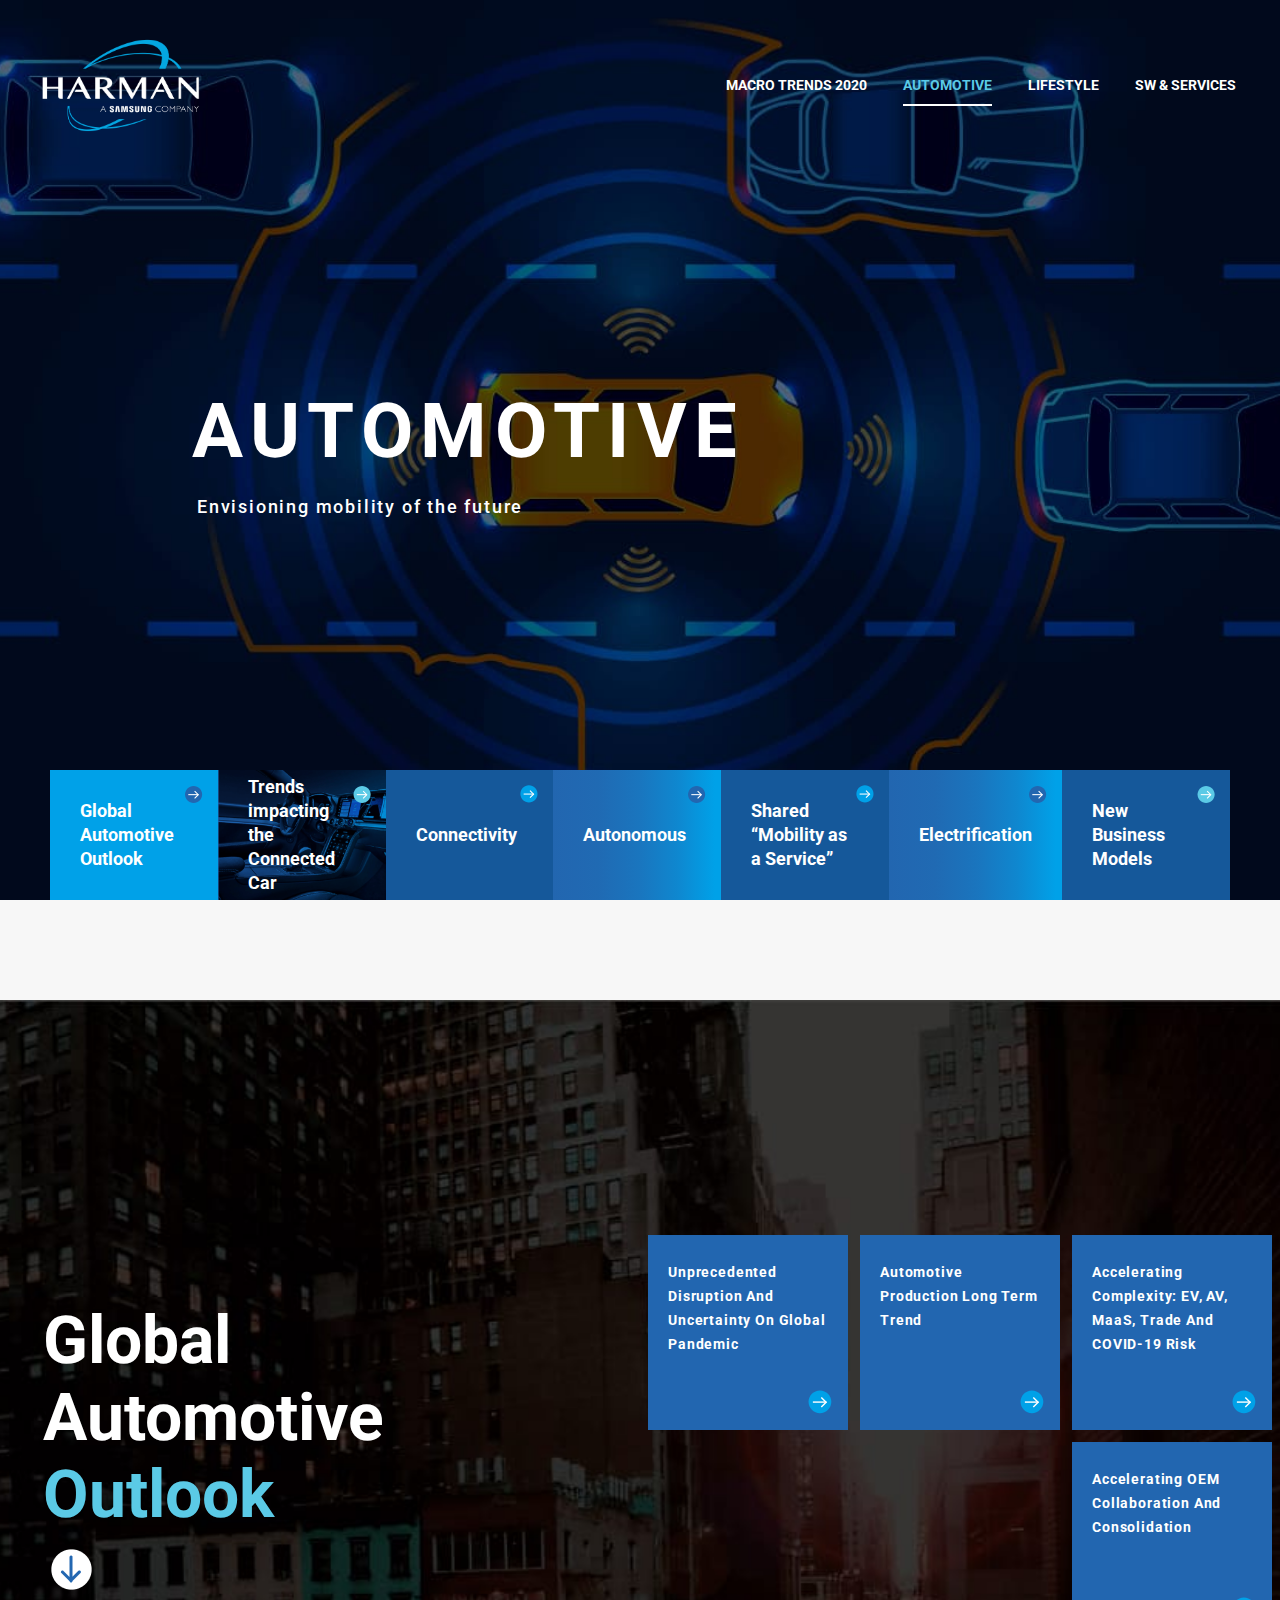
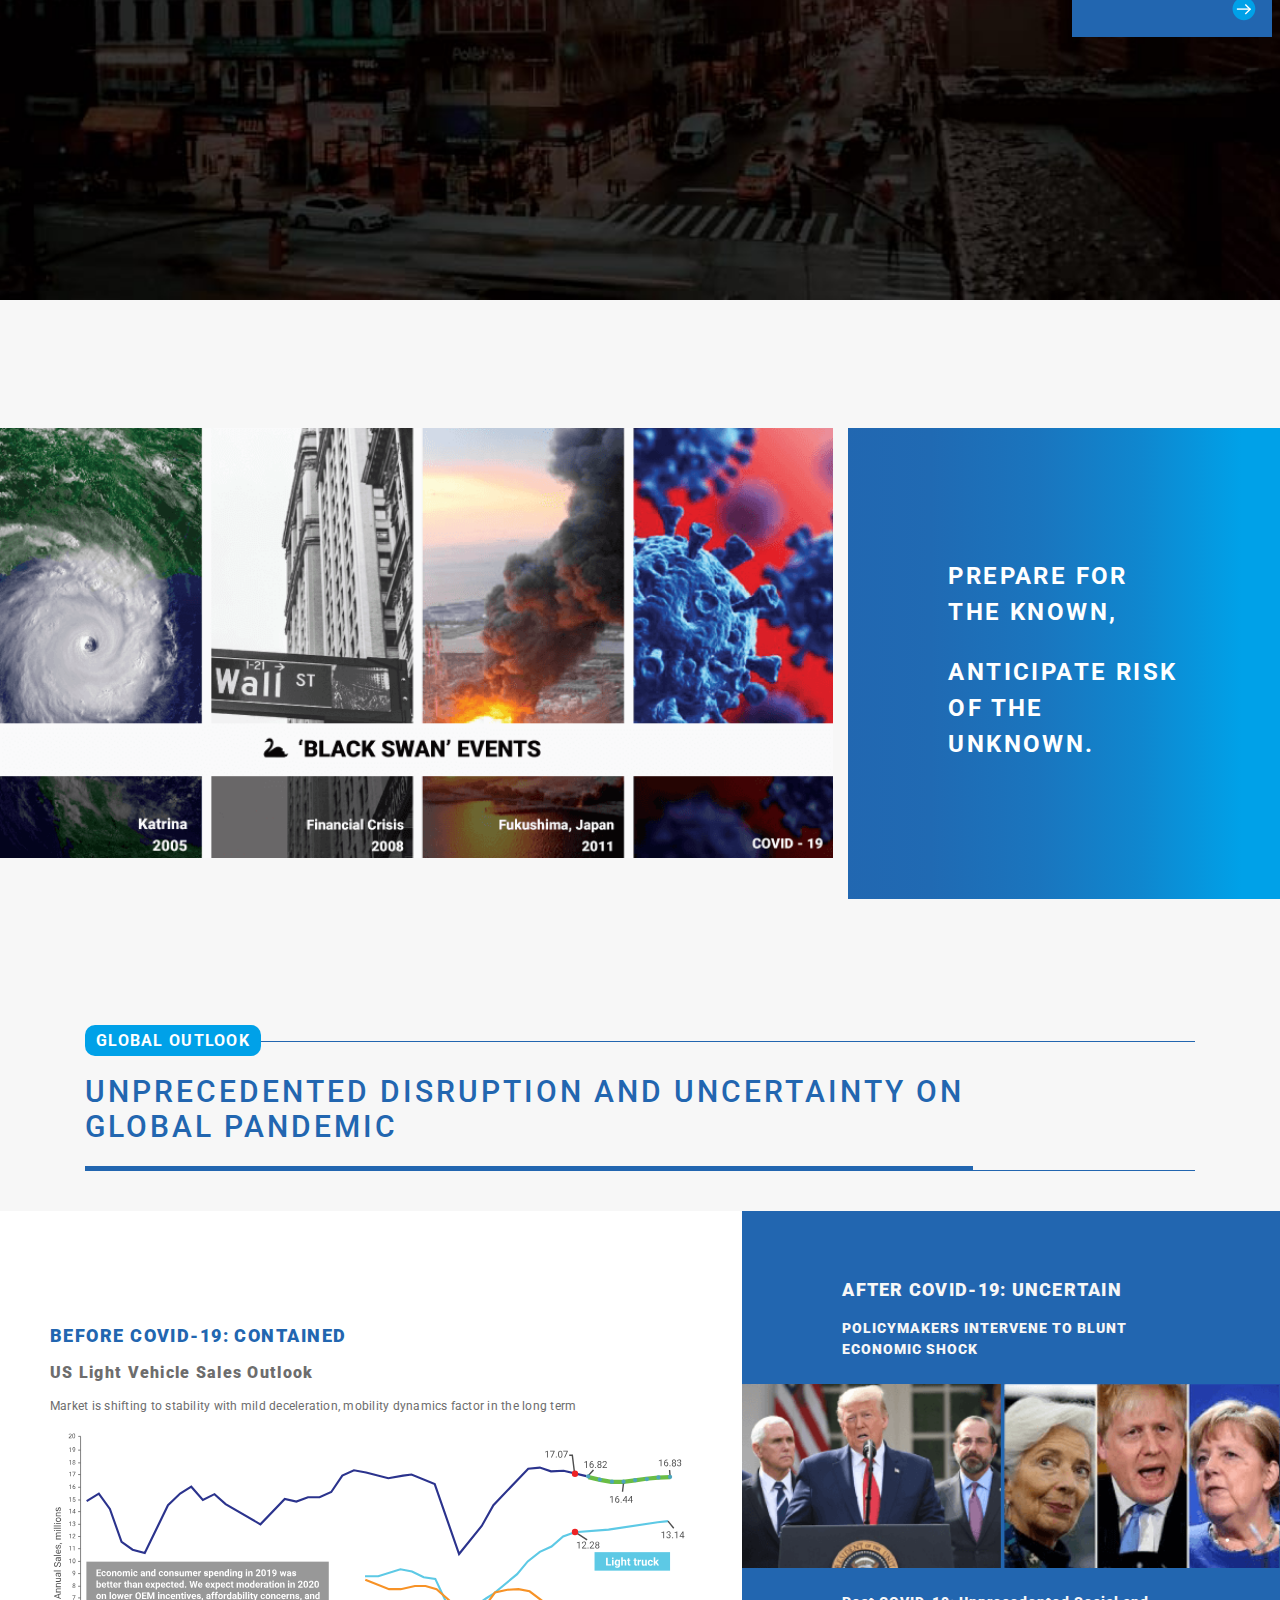
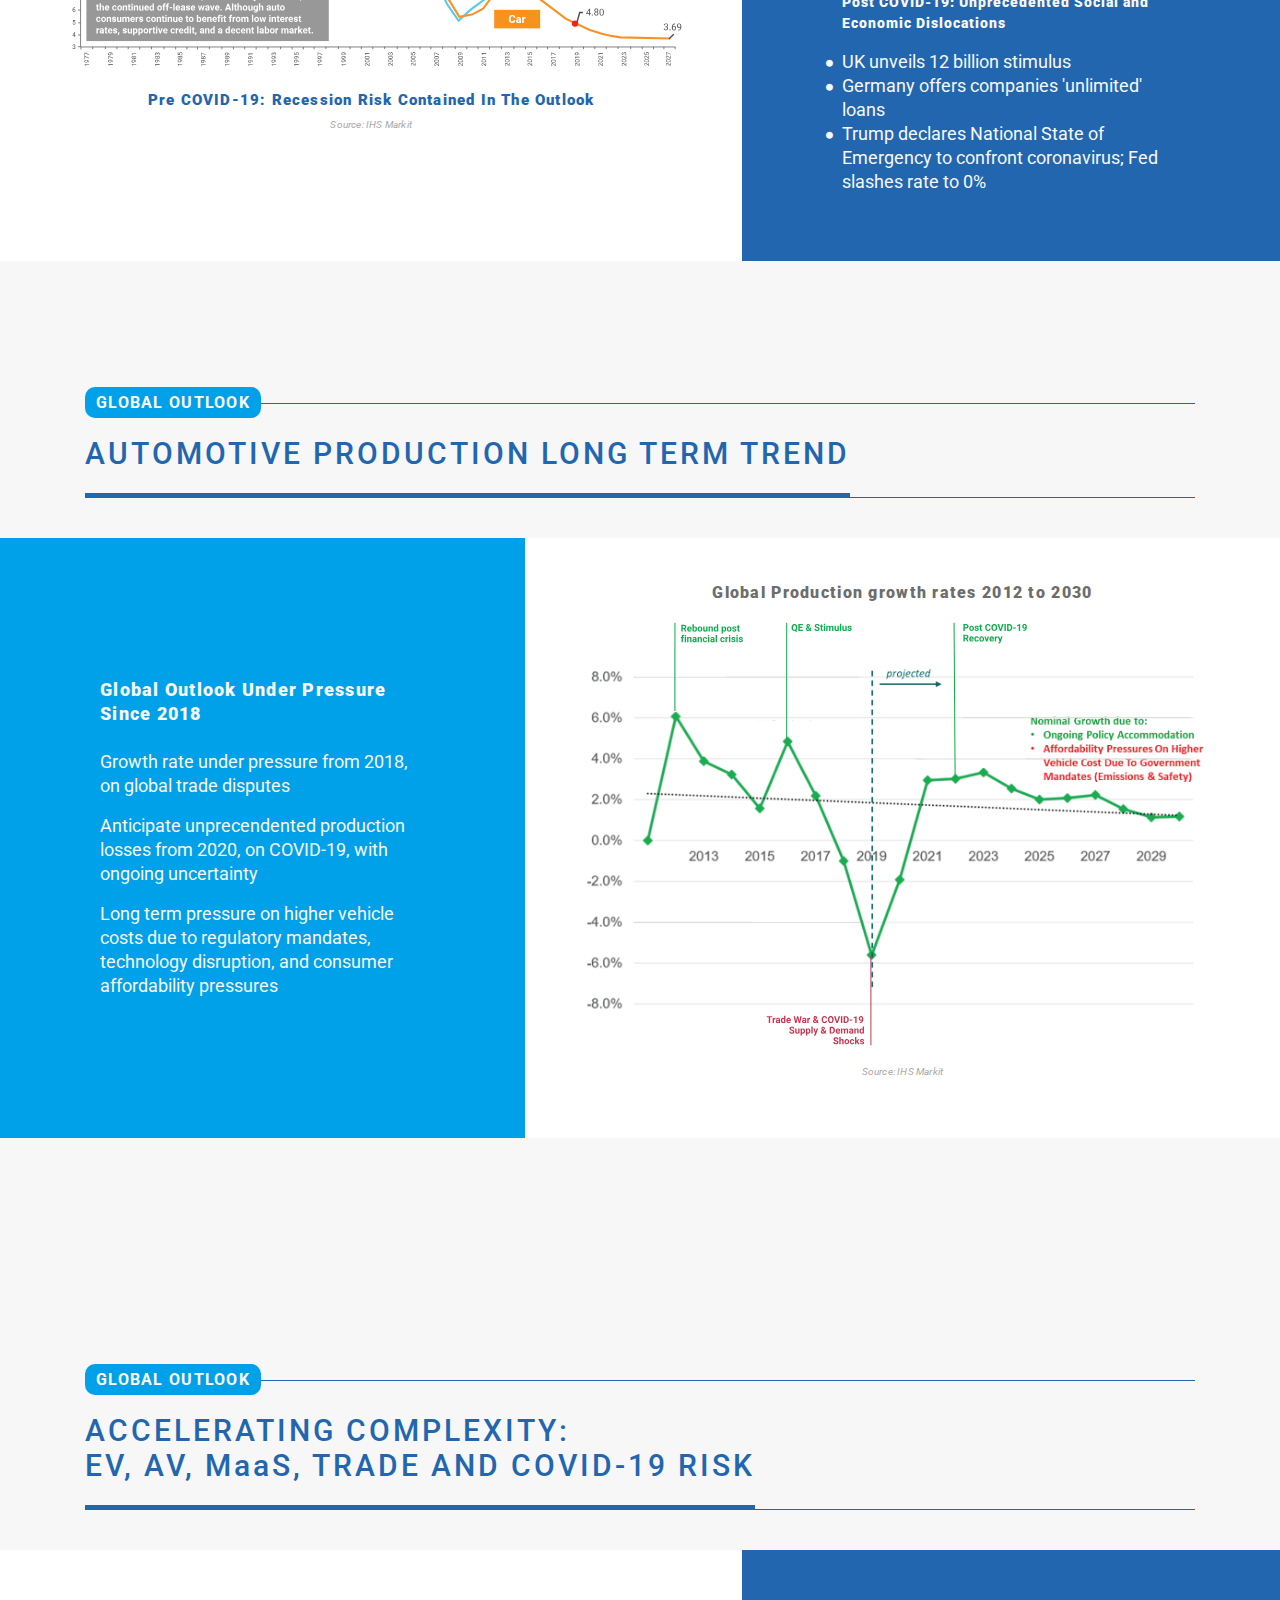
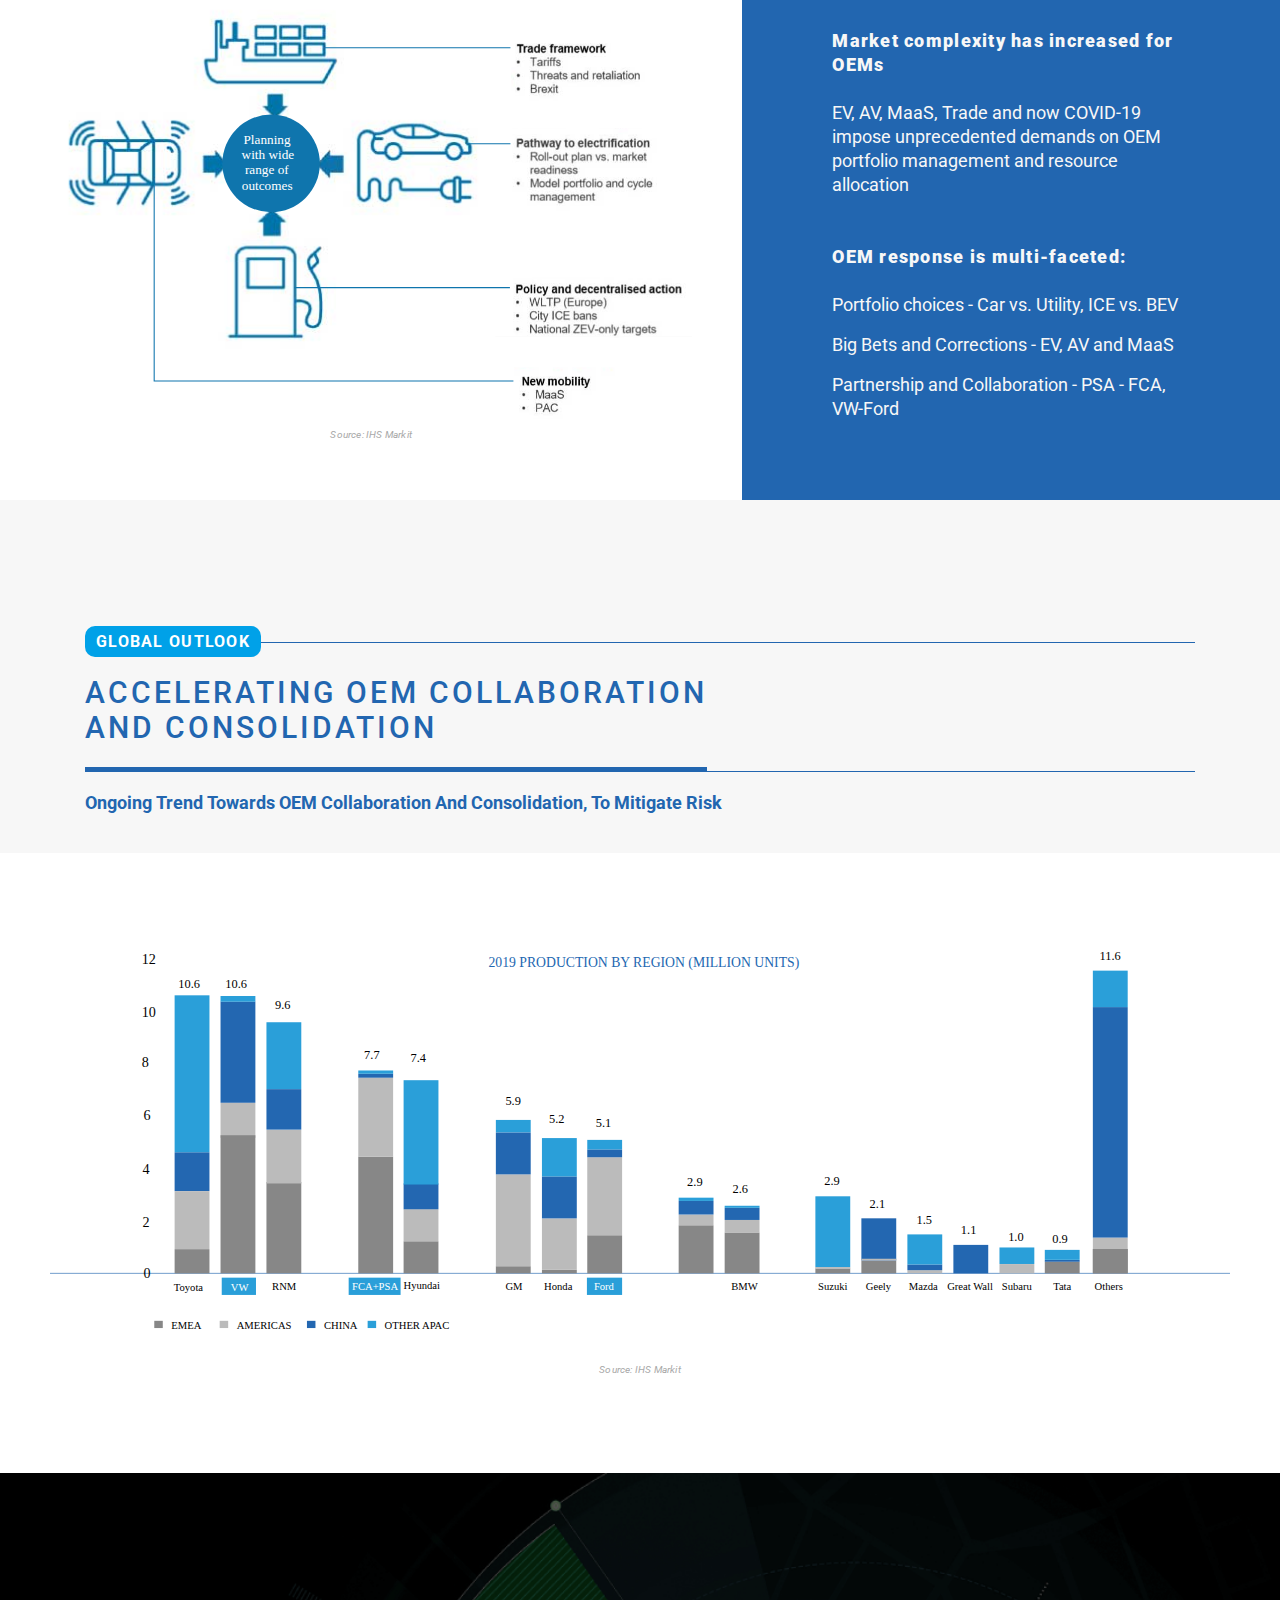
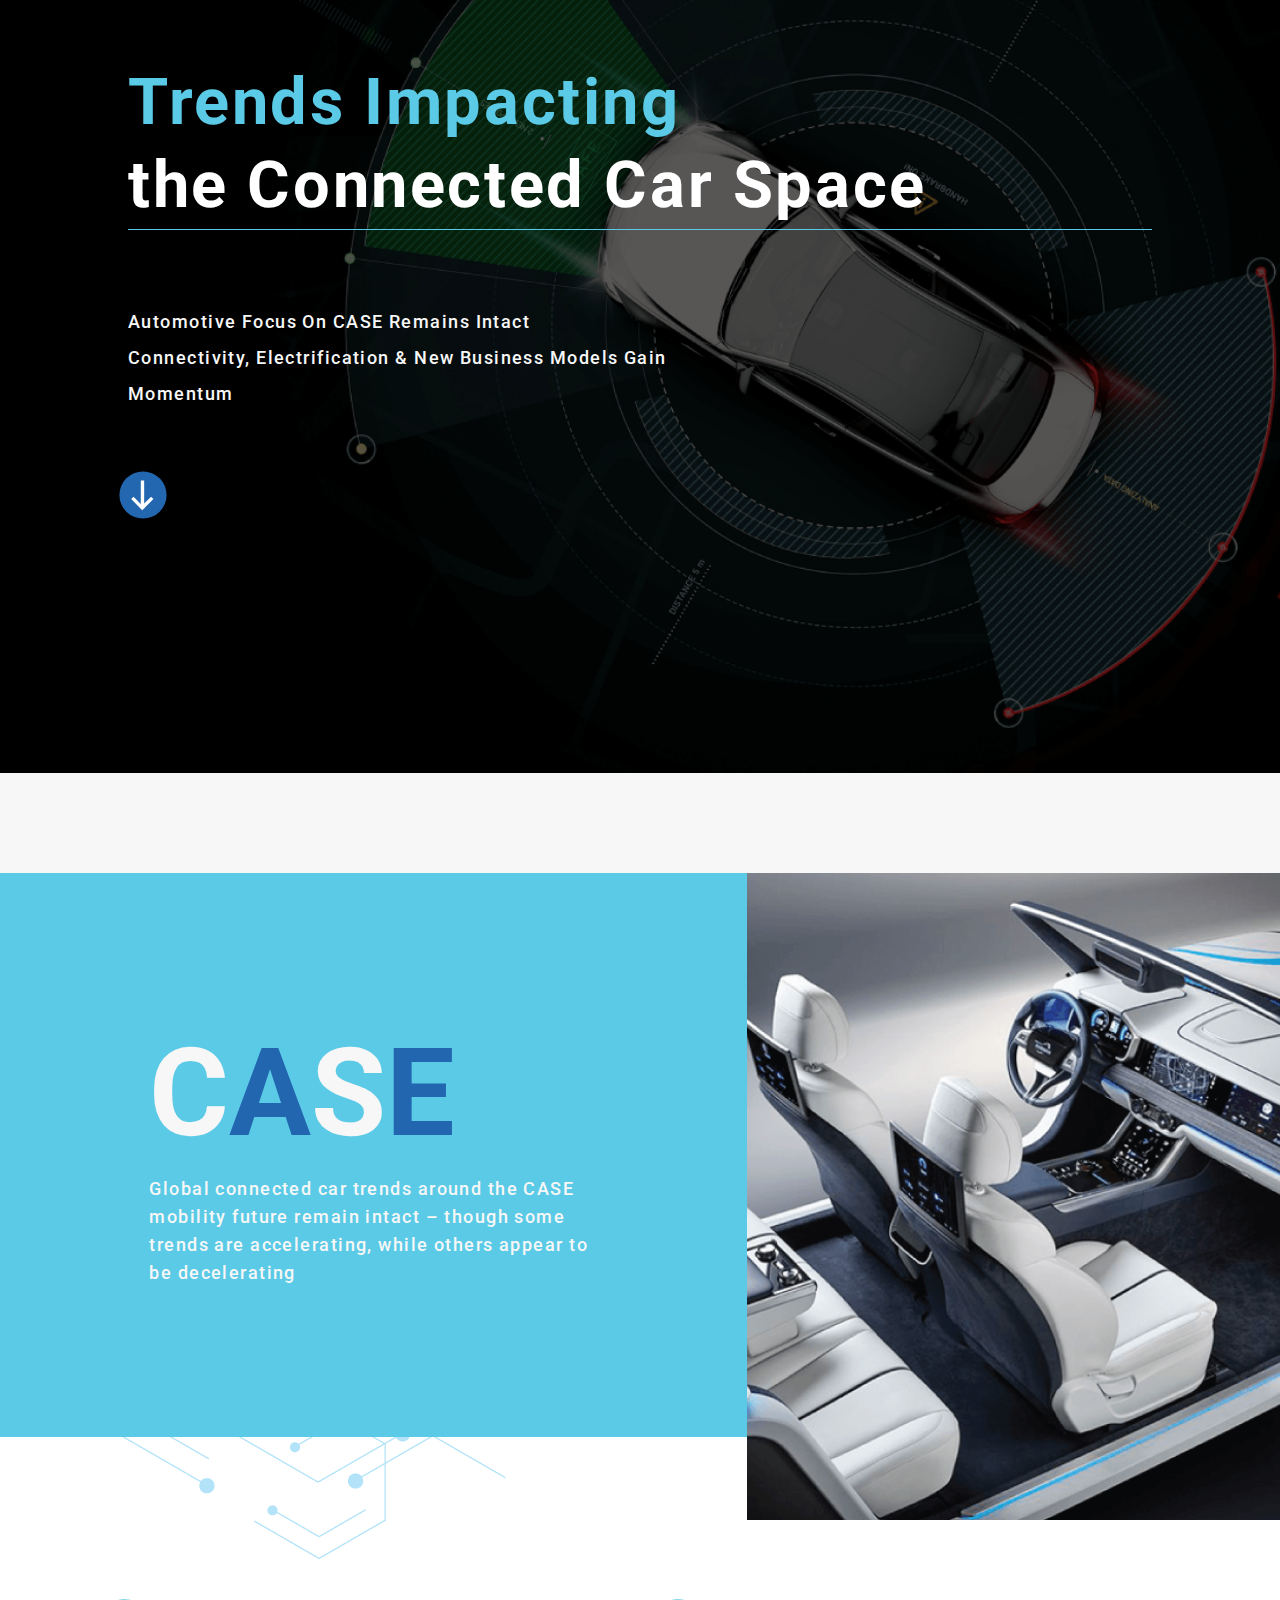
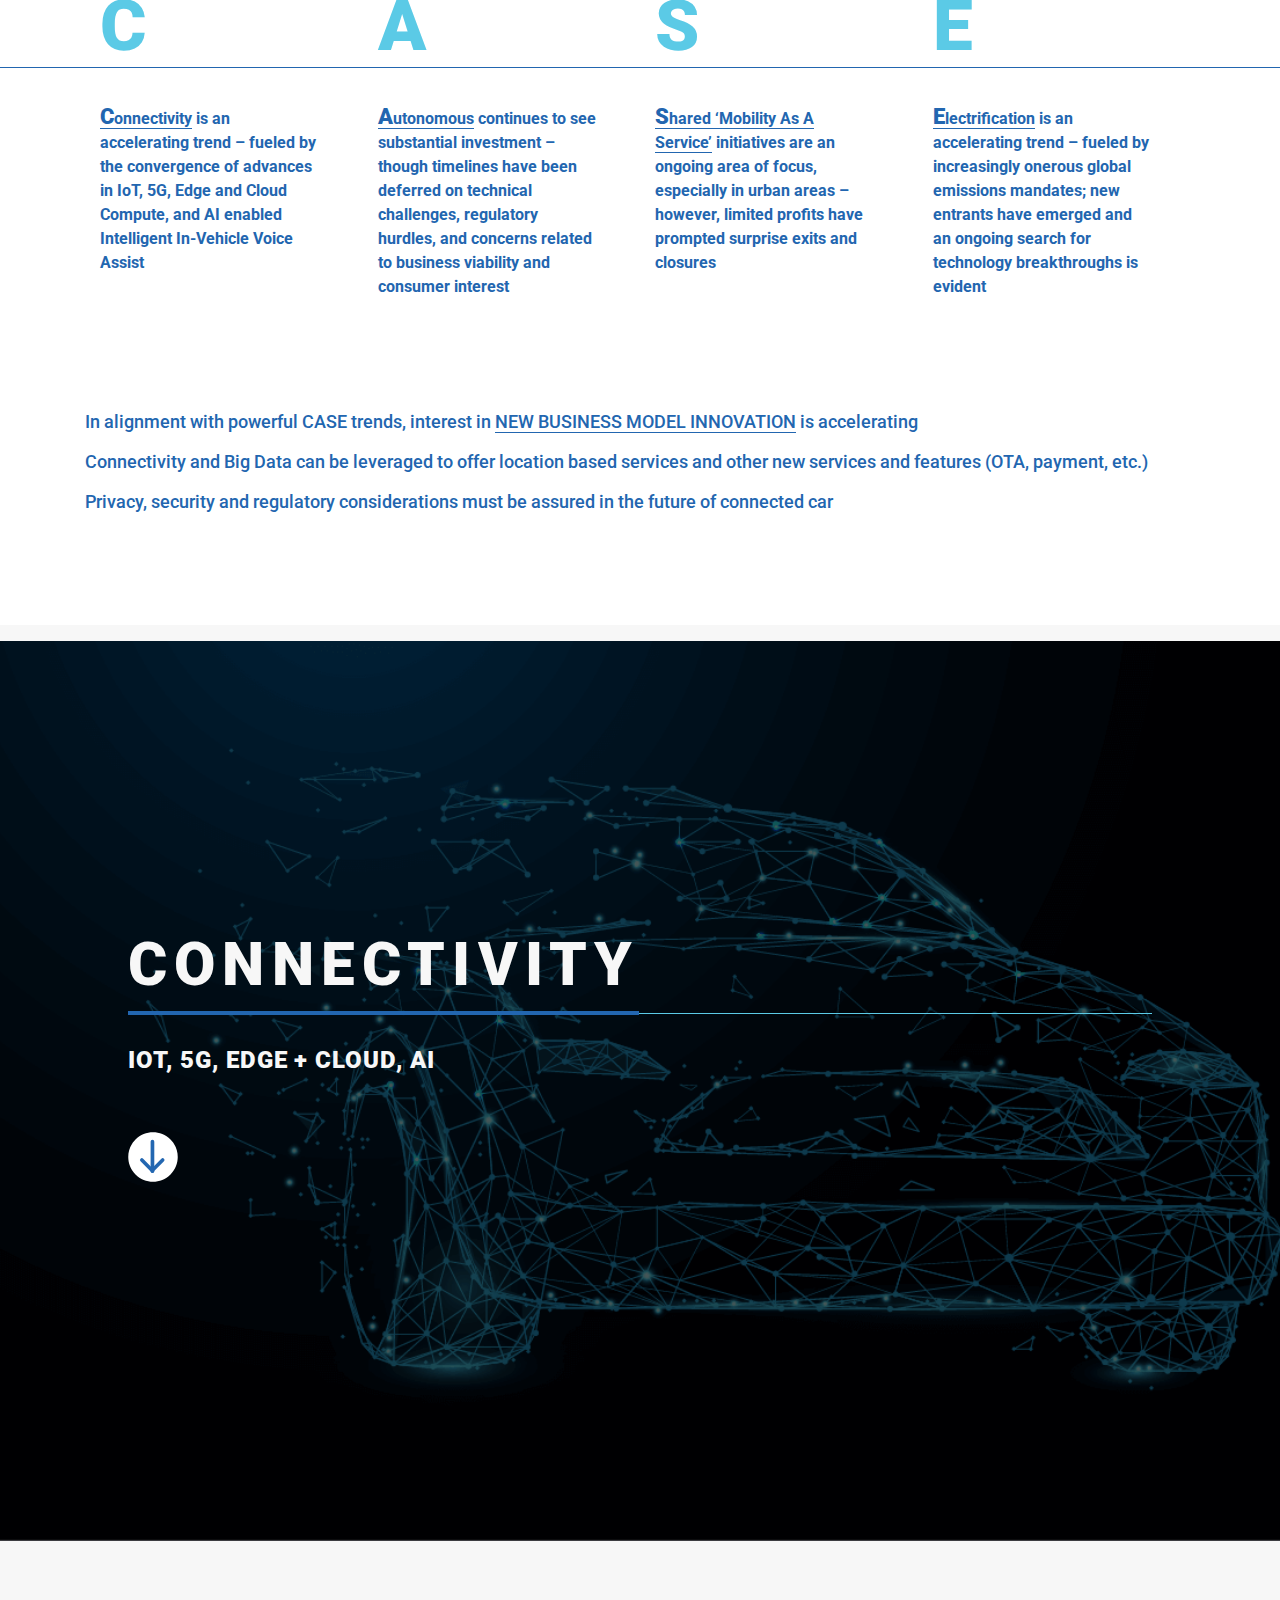
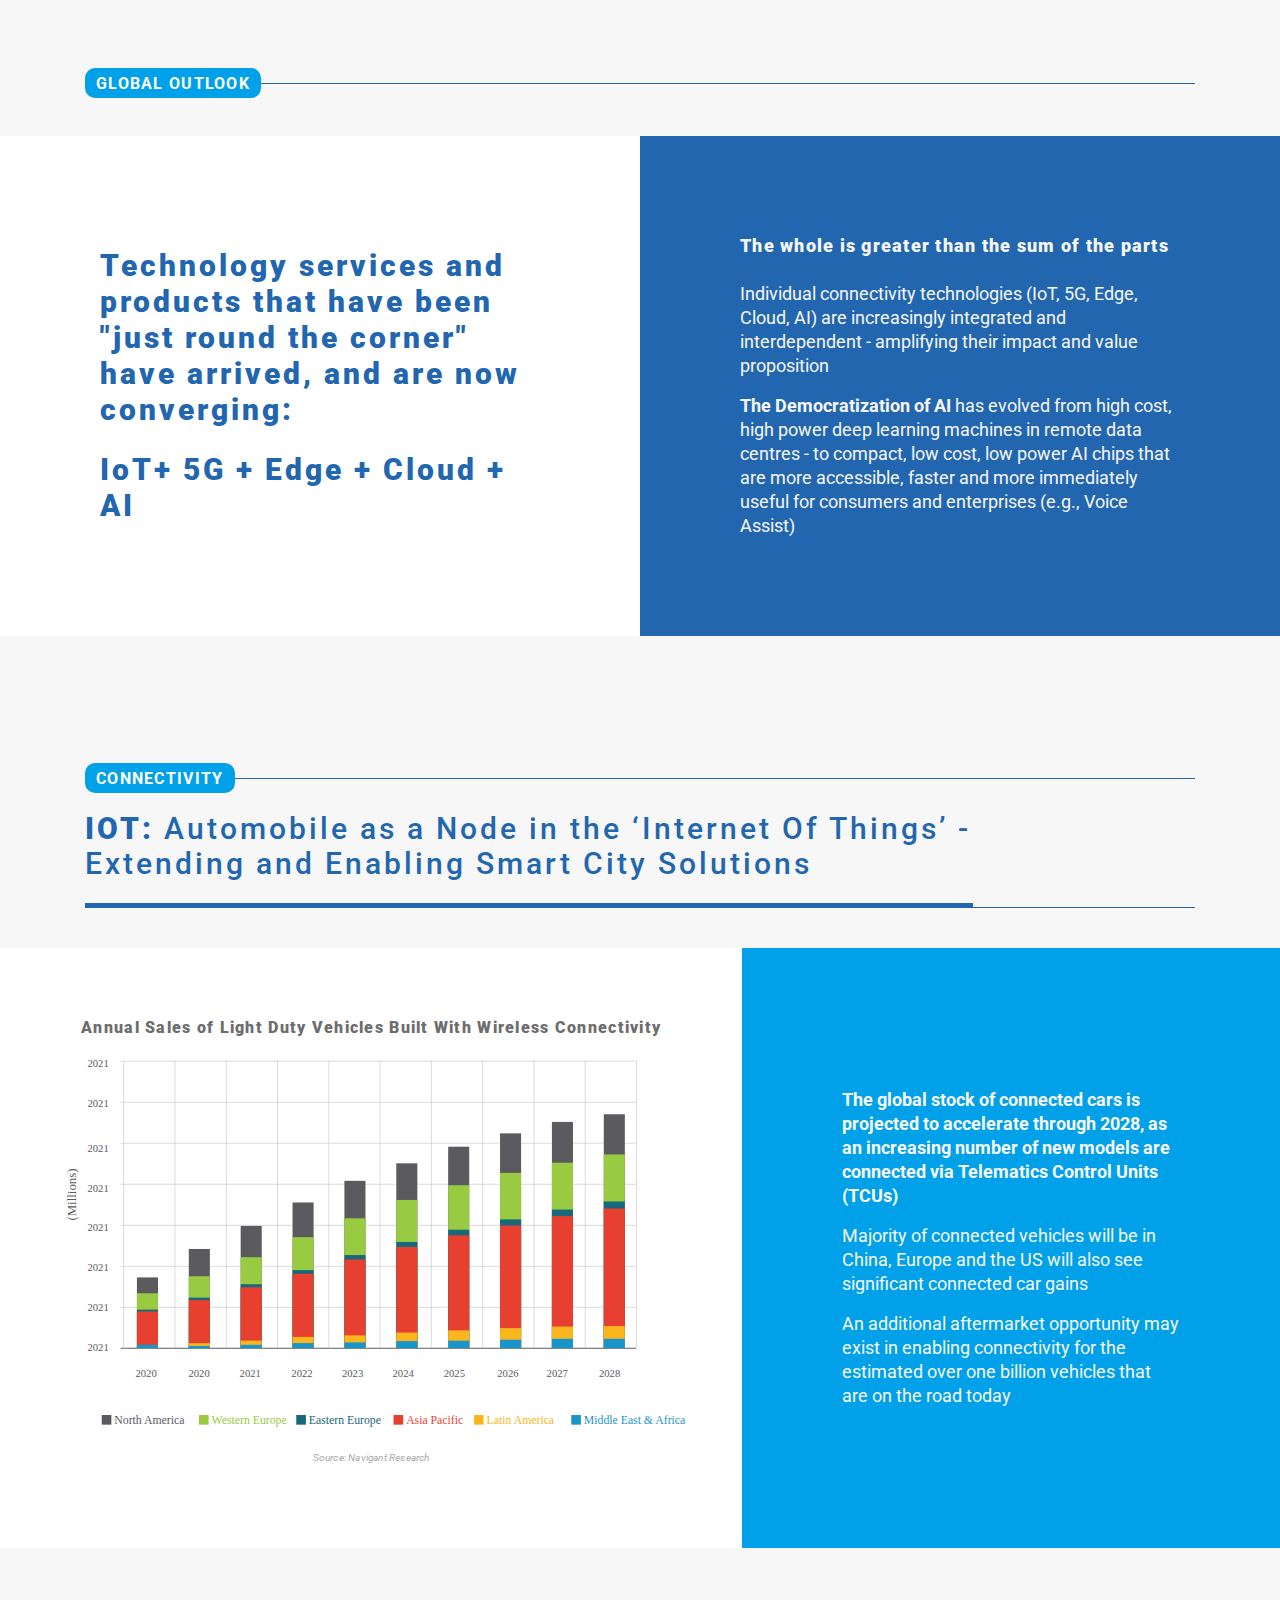
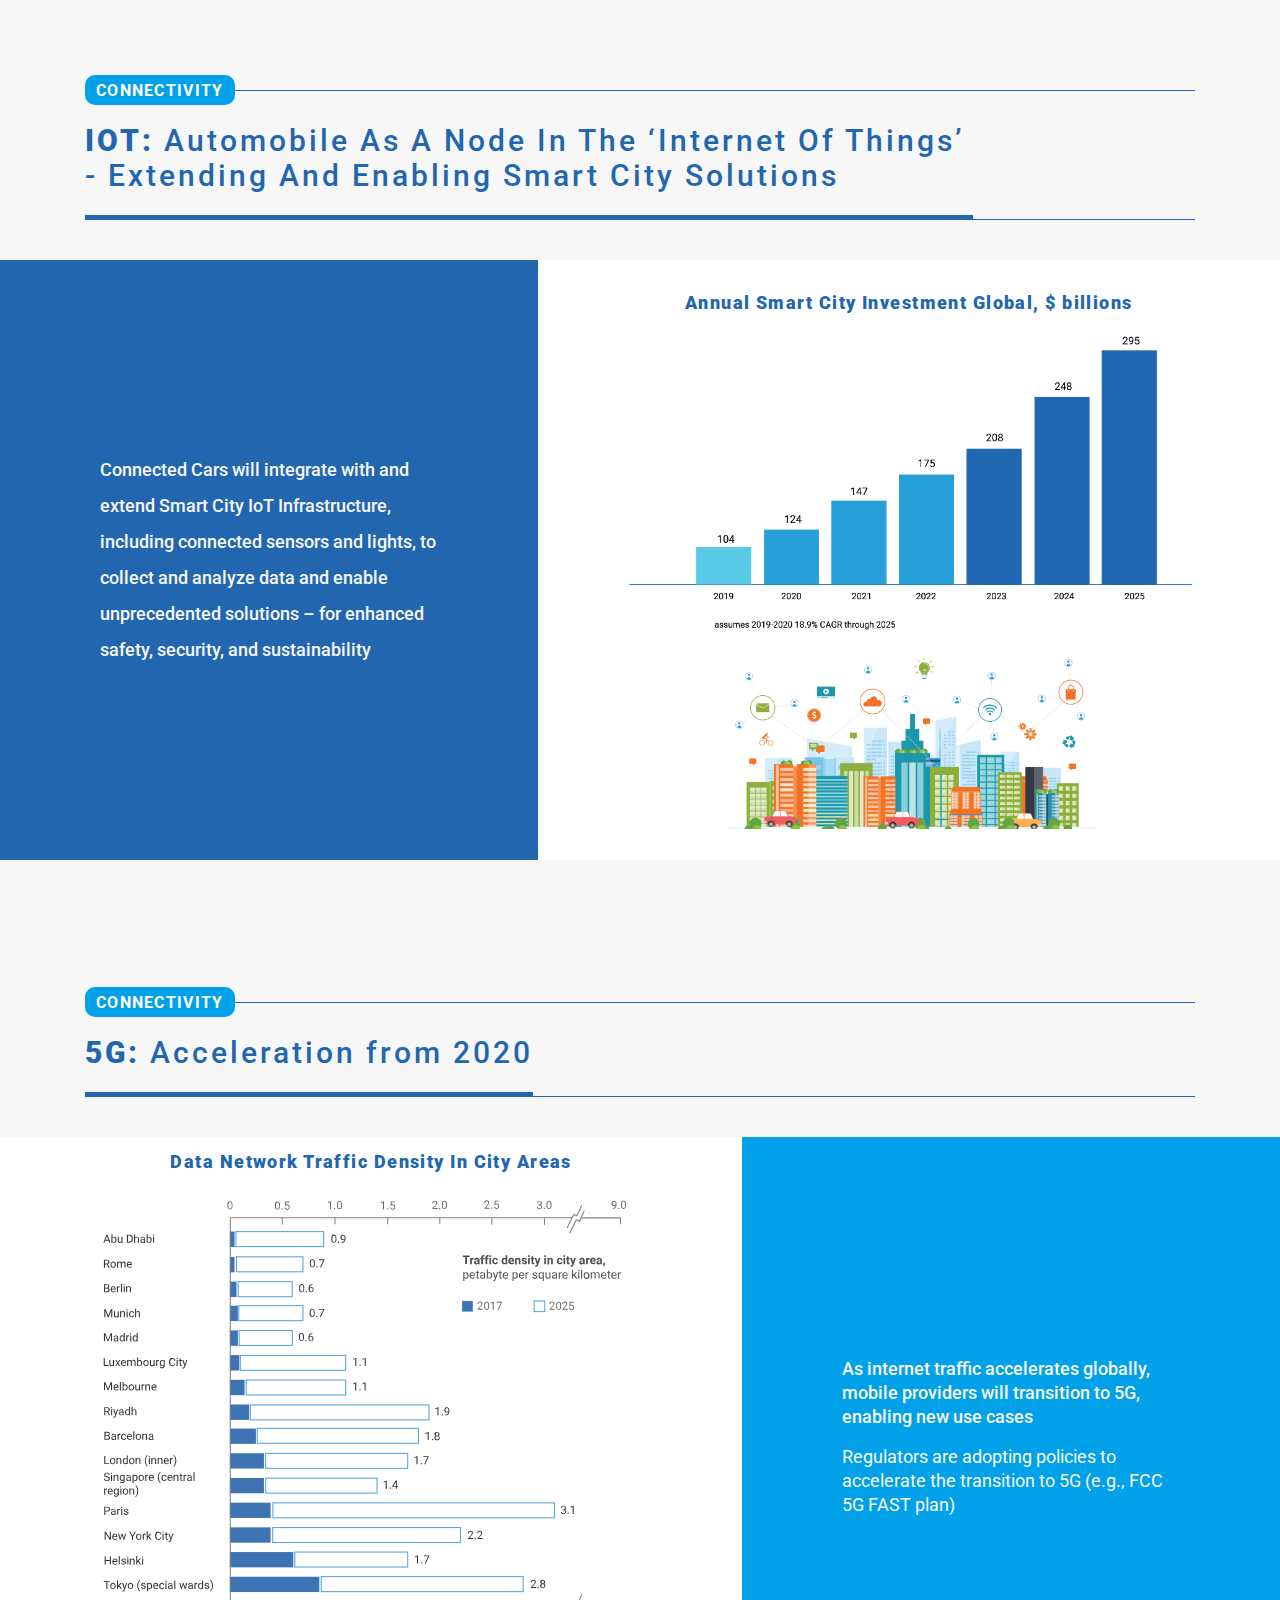
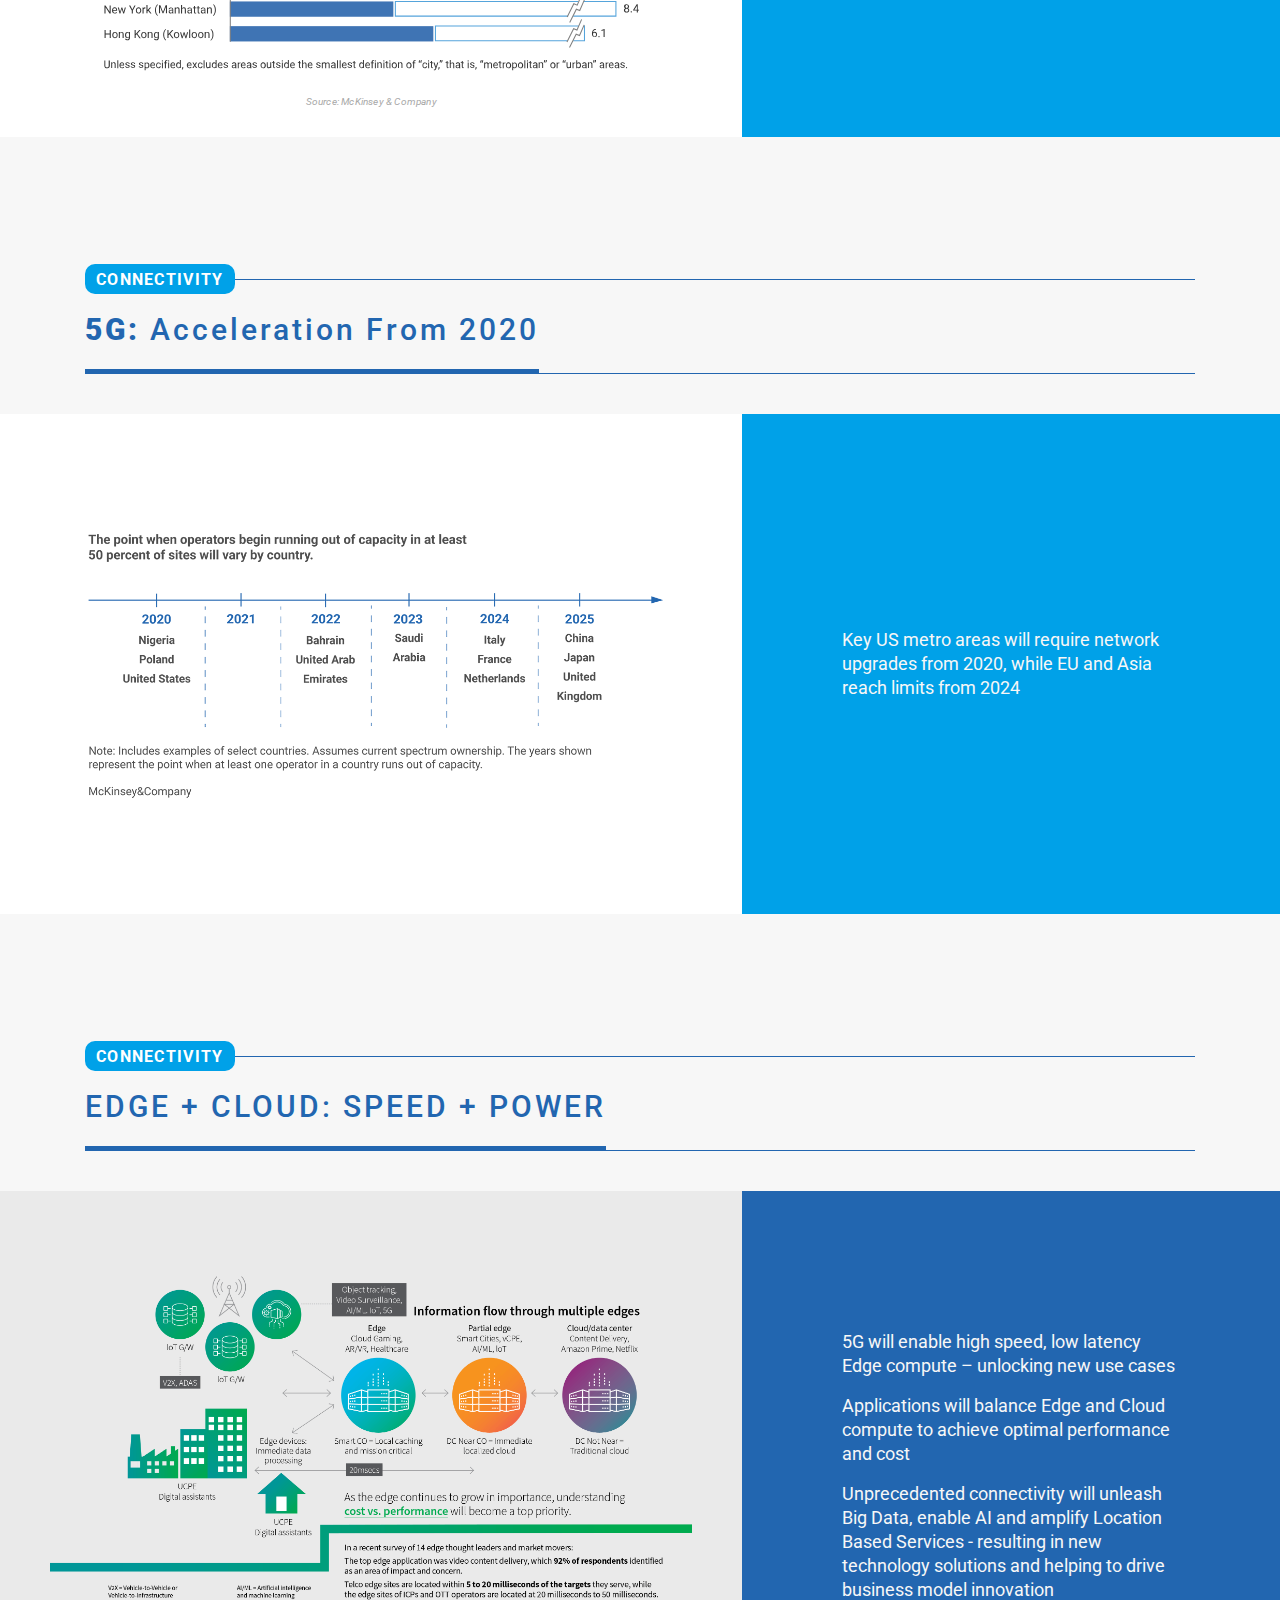
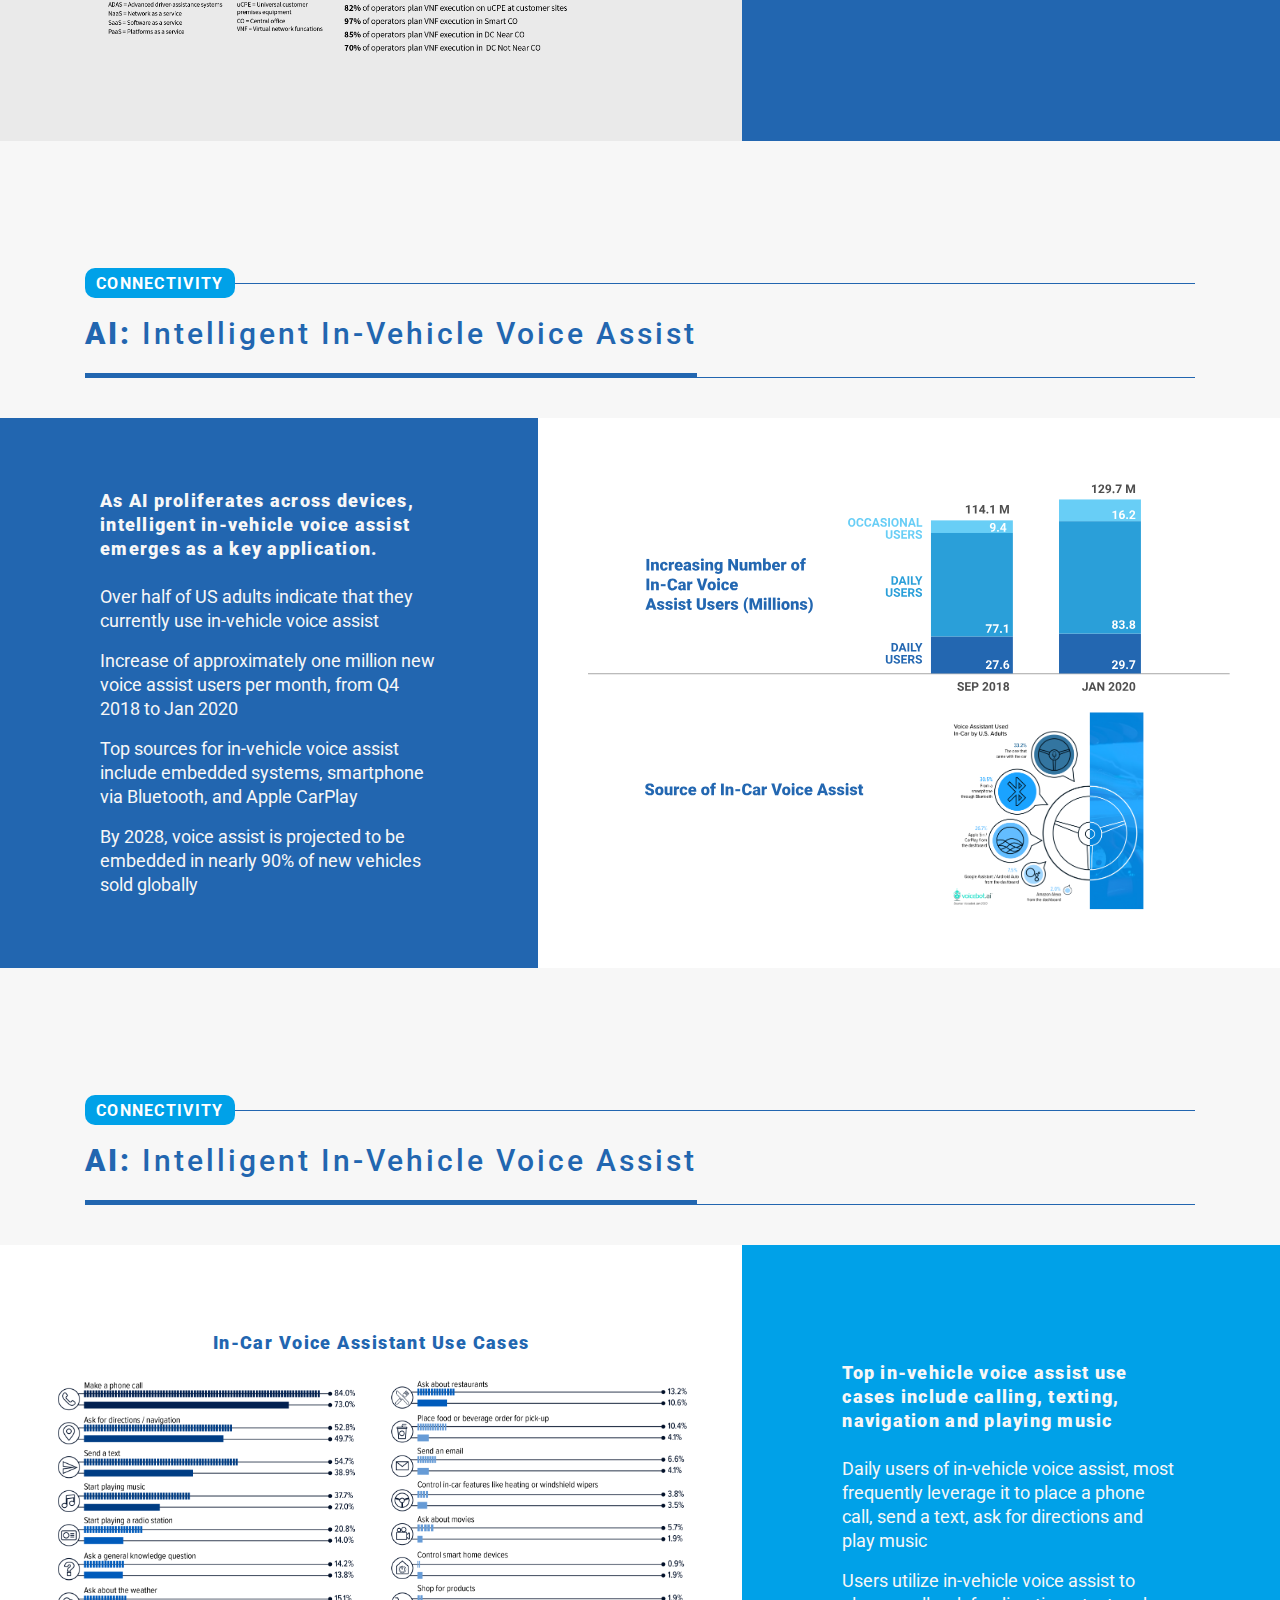
<file: automotive.html>
<!doctype html>
<html lang="en">

<head>
    <!-- Required meta tags -->
    <meta charset="utf-8">
    <meta name="viewport" content="width=device-width, initial-scale=1, shrink-to-fit=no">

    <!-- Bootstrap CSS -->
    <link rel="stylesheet" href="https://maxcdn.bootstrapcdn.com/bootstrap/4.0.0/css/bootstrap.min.css"
        integrity="sha384-Gn5384xqQ1aoWXA+058RXPxPg6fy4IWvTNh0E263XmFcJlSAwiGgFAW/dAiS6JXm" crossorigin="anonymous">
    <link href="https://stackpath.bootstrapcdn.com/font-awesome/4.7.0/css/font-awesome.min.css" rel="stylesheet"
        integrity="sha384-wvfXpqpZZVQGK6TAh5PVlGOfQNHSoD2xbE+QkPxCAFlNEevoEH3Sl0sibVcOQVnN" crossorigin="anonymous">
    <link rel="stylesheet" href="assets/css/trend-main.min.css">
    <link rel="stylesheet" href="assets/css/car-main.min.css">
    <link rel="stylesheet" href="assets/css/mainnav.css">
    <link rel="stylesheet" href="assets/css/connectedcar-styles.css">
    <link rel="stylesheet" href="assets/css/common.css">
    <title>TRENDS - 2020</title>
    <!-- Global site tag (gtag.js) - Google Analytics -->
    <script async src="https://www.googletagmanager.com/gtag/js?id=UA-166464982-1"></script>
    <script>
        window.dataLayer = window.dataLayer || [];
        function gtag() { dataLayer.push(arguments); }
        gtag('js', new Date());

        gtag('config', 'UA-166464982-1');
    </script>

</head>

<body class="harman-trendpage">
    <!-- HEADER START -->
    <nav class="navbar navbar-expand-xl navbar-dark header-class bg-faded">
        <a class="harman-logo navbar-brand" href="index.html"><img id="harman-logo" src="assets/images/harman-logo.png"
                title="Harman" alt="Harman"></a>
        <button class="navbar-toggler navbar-toggle collapsed" type="button" data-toggle="collapse"
            data-target="#navbarSupportedContent" aria-controls="navbarSupportedContent" aria-expanded="false"
            aria-label="Toggle navigation">
            <span class="sr-only">Toggle navigation</span> <span class="icon-bar top-bar"></span>
            <span class="icon-bar middle-bar"></span> <span class="icon-bar bottom-bar"></span>
        </button>

        <div class="collapse navbar-collapse" id="navbarSupportedContent">
            <ul class="navbar-nav ml-auto">
                <li class="nav-item"><a href="index.html" class="nav-link text-uppercase font-weight-bold">MACRO TRENDS
                        2020</a></li>
                <li class="nav-item active"><a href="#" class="nav-link text-uppercase font-weight-bold">AUTOMOTIVE</a>
                </li>
                <li class="nav-item"><a href="lifestyle.html"
                        class="nav-link text-uppercase font-weight-bold">LIFESTYLE</a>
                </li>
                <li class="nav-item"><a href="software-services.html"
                        class="nav-link text-uppercase font-weight-bold">SW &amp; SERVICES</a>
                </li>
            </ul>
        </div>
    </nav>
    <!-- HEADER END -->

    <div class="container-fluid p-0 car-page">
        <!-- PAGE MAIN BANNER START -->
        <section class="bg-trend bg car-banner">
            <div class="h-100 w-100 d-inline-block">
                <div class="d-flex h-100">
                    <div class="justify-content-center align-self-center hero-title-sec">
                        <h1 class="hero-banner-title hcs-title">AUTOMOTIVE</h1>
                        <h6 class="hero-banner-cont">Envisioning mobility of the future</h6>
                    </div>
                </div>
            </div>
            <div class="bg-trend-cta">
                <div class="trends-division trends-nowrap">
                    <div id="cchead-global" class="d-flex d-inline-block trends-card bx1">
                        <div class="w-100 justify-content-center align-self-center cont">
                            <span>Global</span><span>Automotive</span><span>Outlook</span></div>
                        <img class="trends-card-arrow" src="assets/images/right-arrow1.svg">
                    </div>
                    <div id="cchead-case" class="d-flex d-inline-block trends-card bx2">
                        <div class="w-100 justify-content-center align-self-center cont">
                            <span>Trends</span><span>impacting the</span><span>Connected Car</span></div>
                        <img class="trends-card-arrow" src="assets/images/right-arrow2.svg">
                    </div>
                    <div id="cchead-moveToConnectivity" class="d-flex d-inline-block trends-card bx3">
                        <div class="w-100 justify-content-center align-self-center cont">
                            Connectivity</div>
                        <img class="trends-card-arrow" src="assets/images/right-arrow3.svg">
                    </div>
                    <div id="cchead-moveToAutonomous" class="d-flex d-inline-block trends-card bx4">
                        <div class="w-100 justify-content-center align-self-center cont">
                            Autonomous</div>
                        <img class="trends-card-arrow" src="assets/images/right-arrow1.svg">
                    </div>
                    <div id="cchead-moveToMaas" class="d-flex d-inline-block trends-card bx5">
                        <div class="w-100 justify-content-center align-self-center cont">
                            <span>Shared</span><span>“Mobility as</span><span>a Service”</span></div>
                        <img class="trends-card-arrow" src="assets/images/right-arrow3.svg">
                    </div>
                    <div id="cchead-moveToElectrification" class="d-flex d-inline-block trends-card bx6">
                        <div class="w-100 justify-content-center align-self-center cont">
                            Electrification</div>
                        <img class="trends-card-arrow" src="assets/images/right-arrow1.svg">
                    </div>
                    <div id="cchead-moveToNewbm" class="d-flex d-inline-block trends-card bx7">
                        <div class="w-100 justify-content-center align-self-center cont">
                            <span>New</span><span>Business</span><span>Models</span></div>
                        <img class="trends-card-arrow" src="assets/images/right-arrow2.svg">
                    </div>
                </div>
            </div>
        </section>
        <!-- PAGE MAIN BANNER END -->

        <!-- GLOBAL AUTOMOTIVE OUTLOOK MAIN SECTION START -->
        <div id="globalSection" class="glbl-automotive-outlook">
            <div class="glbl-automotive">
                <!-- LEFT COLUMN START -->
                <div class="h-100 d-inline-block lft-column">
                    <div class="d-flex h-100">
                        <div class="w-100 justify-content-center align-self-center gao-lfttitle">
                            <h1>Global Automotive <span>Outlook</span></h1>
                            <a href="#" id="showDown" class="down-arrow"><img
                                    src="assets/images/hcs/hcs-trends-down-arrow.png" alt="" title=""></a>
                        </div>
                    </div>
                </div>
                <!-- LEFT COLUMN END -->

                <!-- RIGHT COLUMN START -->
                <div class="h-100 d-inline-block rgt-column">
                    <div class="d-flex h-100 glbl-auto-trends">
                        <div class="w-100 justify-content-center align-self-center">
                            <ul class="list-unstyled list-inline trends-list-item text-right">
                                <li id="gao-glblol-bx1" class="list-inline-item"><span>Unprecedented Disruption And
                                        Uncertainty On Global
                                        Pandemic</span>
                                    <img class="gaobx-rt-arrow" src="assets/images/right-arrow3.svg">
                                </li>
                                <li id="gao-glblol-bx2" class="list-inline-item"><span>Automotive Production Long Term
                                        Trend</span>
                                    <img class="gaobx-rt-arrow" src="assets/images/right-arrow3.svg"></li>
                                <li id="gao-glblol-bx3" class="list-inline-item"><span>Accelerating Complexity: EV, AV,
                                        MaaS, Trade And
                                        COVID-19 Risk</span>
                                    <img class="gaobx-rt-arrow" src="assets/images/right-arrow3.svg"></li>
                                <li id="gao-glblol-bx4" class="list-inline-item"><span>Accelerating OEM Collaboration
                                        And
                                        Consolidation</span><img class="gaobx-rt-arrow"
                                        src="assets/images/right-arrow3.svg"></li>
                            </ul>
                        </div>
                    </div>
                </div>
                <!-- RIGHT COLUMN END -->
            </div>
        </div>
        <!-- GLOBAL AUTOMOTIVE OUTLOOK MAIN SECTION END -->

        <!-- GLOBAL AUTOMOTIVE OUTLOOK SECTION START -->
        <section class="global-outlook car-trends-section">
            <section id="openOutlook" class="common-car-section car-trends-section">
                <div class="row mr-0">
                    <div class="col-sm-8"><img src="assets/images/cc/Black-swan-image.png" alt="" width="100%" /></div>
                    <div class="global-car col-sm-4 cont-sec">
                        <h1 class="mb-4">PREPARE FOR THE KNOWN,</h1>
                        <h1>ANTICIPATE RISK OF THE UNKNOWN.</h1>
                    </div>
                </div>
            </section>

            <!-- GLOBAL OUTLOOK SECTION 1 START -->
            <section id="glbloutlook-section1" class="trends-section">
                <!-- HEADER TITLE SECTION START -->
                <div class="global-header">
                    <div class="container">
                        <span class="selected-heading">GLOBAL OUTLOOK</span>
                        <span class="heading-line"></span>
                        <div class="global-title">
                            <h1 class="m-0 section-title">UNPRECEDENTED DISRUPTION AND UNCERTAINTY ON GLOBAL PANDEMIC
                            </h1>
                        </div>
                    </div>
                </div>
                <!-- HEADER TITLE SECTION END -->

                <!-- CONTENT SECTION START -->
                <div class="glbloutlook-section1">
                    <div class="glbloutlook-sec1">
                        <!-- LEFT COLUMN START -->
                        <div class="h-100 d-flex d-inline-block lft-column">
                            <div class="w-100 align-self-center">
                                <p class="fnt-18px-900 clr-blue1 mb-3">BEFORE COVID-19: CONTAINED</p>
                                <p class="fnt-16px-900 clr-grey1 mb-3">US Light Vehicle Sales Outlook</p>
                                <p class="fnt-12px clr-grey1 mb-3">Market is shifting to stability with mild
                                    deceleration,
                                    mobility dynamics factor in
                                    the long term</p>
                                <img src="assets/images/cc/TB_CC-globaloutlook/TB_CC-globaloutlook-graph-01.svg"
                                    alt="" />
                                <p class="fnt-15px-900 text-center clr-blue1 pt-3">Pre COVID-19: Recession Risk
                                    Contained In The Outlook
                                </p>
                                <p class="source-text pt-2 text-center">Source: IHS Markit</p>
                            </div>
                        </div>
                        <!-- LEFT COLUMN END -->

                        <!-- RIGHT COLUMN START -->
                        <div class="h-100 d-flex d-inline-block bgclr-blue1 rgt-column">
                            <div class="w-100 justify-content-center align-self-center">
                                <div class="cont-sec pt-0 pb-4">
                                    <p class="cont-title mb-3">AFTER COVID-19: UNCERTAIN</h2>
                                    <p class="cont-subtitle">POLICYMAKERS INTERVENE TO BLUNT ECONOMIC SHOCK</p>
                                </div>
                                <img class="imgwidth-100-per" src="assets/images/cc/TB_CC-globaloutlook/cc-trump.png"
                                    alt="" />
                                <div class="cont-sec pt-4 pb-0">
                                    <p class="cont-subtitle mb-3">Post COVID-19: Unprecedented Social and Economic
                                        Dislocations</p>
                                    <p class="para-cont bullet-point">UK unveils 12 billion stimulus</p>
                                    <p class="para-cont bullet-point">Germany offers companies 'unlimited' loans</p>
                                    <p class="para-cont bullet-point">Trump declares National State of Emergency to
                                        confront coronavirus; Fed slashes rate to 0%</p>
                                </div>
                            </div>
                        </div>
                        <!-- RIGHT COLUMN END -->
                    </div>
                </div>
                <!-- CONTENT SECTION END -->
            </section>
            <!-- GLOBAL OUTLOOK SECTION 1 END -->

            <!-- GLOBAL OUTLOOK SECTION 2 START -->
            <section id="glbloutlook-section2" class="trends-section">
                <!-- HEADER TITLE SECTION START -->
                <div class="global-header">
                    <div class="container">
                        <span class="selected-heading">GLOBAL OUTLOOK</span>
                        <span class="heading-line"></span>
                        <div class="global-title">
                            <h1 class="m-0 section-title">AUTOMOTIVE PRODUCTION LONG TERM TREND</h1>
                        </div>
                    </div>
                </div>
                <!-- HEADER TITLE SECTION END -->

                <!-- CONTENT SECTION START -->
                <div class="glbloutlook-section2">
                    <div class="glbloutlook-sec2">
                        <!-- LEFT COLUMN START -->
                        <div class="h-100 d-flex d-inline-block cont-sec bgclr-blue2 lft-column">
                            <div class="w-100 justify-content-center align-self-center ">
                                <p class="cont-title">Global Outlook Under Pressure Since 2018</p>
                                <p class="para-cont mt-4">Growth rate under pressure from 2018, on global trade disputes
                                </p>
                                <p class="para-cont mt-3">Anticipate unprecendented production losses from 2020, on
                                    COVID-19,
                                    with ongoing uncertainty</p>
                                <p class="para-cont mt-3">Long term pressure on higher vehicle costs due to regulatory
                                    mandates,
                                    technology disruption, and consumer affordability pressures</p>
                            </div>
                        </div>
                        <!-- LEFT COLUMN END -->

                        <!-- RIGHT COLUMN START -->
                        <div class="h-100 d-flex d-inline-block rgt-column">
                            <div class="w-100 justify-content-center align-self-center">
                                <p class="fnt-16px-900 text-center mb-2 clr-grey1">Global Production growth rates 2012
                                    to 2030
                                </p>
                                <img src="assets/images/cc/TB_CC-globaloutlook/TB_CC-globaloutlook-graph-02.svg"
                                    class="cc-image" alt="" />
                                <p class="source-text pt-2 text-center">Source: IHS Markit</p>
                            </div>
                        </div>
                        <!-- RIGHT COLUMN END -->
                    </div>
                </div>
                <!-- CONTENT SECTION END -->
            </section>
            <!-- GLOBAL OUTLOOK SECTION 2 END -->

            <!-- GLOBAL OUTLOOK SECTION 3 START -->
            <section id="glbloutlook-section3" class="trends-section">
                <!-- HEADER TITLE SECTION START -->
                <div class="global-header">
                    <div class="container">
                        <span class="selected-heading">GLOBAL OUTLOOK</span>
                        <span class="heading-line"></span>
                        <div class="global-title">
                            <h1 class="m-0 section-title">ACCELERATING COMPLEXITY:<span class="split-title">EV, AV,
                                    MaaS, TRADE AND COVID-19 RISK</span></h1>
                        </div>
                    </div>
                </div>
                <!-- HEADER TITLE SECTION END -->

                <!-- CONTENT SECTION START -->
                <div class="glbloutlook-section3">
                    <div class="glbloutlook-sec3">
                        <!-- LEFT COLUMN START -->
                        <div class="h-100 d-flex d-inline-block lft-column">
                            <div class="w-100 justify-content-center align-self-center ">
                                <img class="cc-image"
                                    src="assets/images/cc/TB_CC-globaloutlook/TB_CC-globaloutlook-graph-03.svg"
                                    alt="" />
                                <p class="source-text text-center">Source: IHS Markit</p>
                            </div>
                        </div>
                        <!-- LEFT COLUMN END -->

                        <!-- RIGHT COLUMN START -->
                        <div class="h-100 d-flex d-inline-block cont-sec pl-90px pr-90px bgclr-blue1 rgt-column">
                            <div class="w-100 justify-content-center align-self-center">
                                <p class="cont-title">Market complexity has increased for OEMs</p>
                                <p class="para-cont mt-4 mb-5">EV, AV, MaaS, Trade and now COVID-19 impose unprecedented
                                    demands on OEM portfolio management and resource allocation</p>
                                <p class="cont-title">OEM response is multi-faceted:</p>
                                <p class="para-cont mt-4 mb-3">Portfolio choices - Car vs. Utility, ICE vs. BEV</p>
                                <p class="para-cont mt-3">Big Bets and Corrections - EV, AV and MaaS</p>
                                <p class="para-cont mt-3">Partnership and Collaboration - PSA - FCA, VW-Ford</p>
                            </div>
                        </div>
                        <!-- RIGHT COLUMN END -->
                    </div>
                </div>
                <!-- CONTENT SECTION END -->
            </section>
            <!-- GLOBAL OUTLOOK SECTION 3 END -->

            <!-- GLOBAL OUTLOOK SECTION 4 START -->
            <section id="glbloutlook-section4" class="trends-section">
                <!-- HEADER TITLE SECTION START -->
                <div class="global-header">
                    <div class="container">
                        <span class="selected-heading">GLOBAL OUTLOOK</span>
                        <span class="heading-line"></span>
                        <div class="global-title">
                            <h1 class="m-0 section-title">ACCELERATING OEM COLLABORATION<span class="split-title">AND
                                    CONSOLIDATION</span></h1>
                        </div>
                        <div class="global-subtitle">Ongoing Trend Towards OEM Collaboration And Consolidation, To
                            Mitigate Risk</div>
                    </div>
                </div>
                <!-- HEADER TITLE SECTION END -->

                <!-- CONTENT SECTION START -->
                <div class="glbloutlook-section4">
                    <div class="glbloutlook-sec4">
                        <!-- LEFT COLUMN START -->
                        <div class="h-100 d-flex d-inline-block single-column">
                            <div class="w-100 justify-content-center align-self-center text-center">
                                <img class="cc-image"
                                    src="assets/images/cc/TB_CC-globaloutlook/TB_CC-globaloutlook-graph-04.svg"
                                    alt="" />
                                <p class="source-text text-center">Source: IHS Markit</p>
                            </div>
                        </div>
                        <!-- LEFT COLUMN END -->
                    </div>
                </div>
                <!-- CONTENT SECTION END -->
            </section>
            <!-- GLOBAL OUTLOOK SECTION 4 END -->
        </section>
        <!-- GLOBAL AUTOMOTIVE OUTLOOK SECTION END -->

        <!-- TRENDS IMPACT MAIN SECTION START -->
        <section id="caseSection" class="common-image-bg bg car-connected-bg8">
            <div id="" class="market-trend-content">
                <h2>Trends Impacting</h2>
                <h2>the Connected Car Space</h2>
                <span class="hr-line"></span>
                <h4>Automotive Focus On CASE Remains Intact<br /> Connectivity, Electrification & New Business Models
                    Gain
                    Momentum</h4>
                <img id="showCase" src="assets/images/cc/TB-PS-arrow-dark-blue.svg" alt="" />
            </div>
        </section>
        <!-- TRENDS IMPACT MAIN SECTION END -->

        <!-- CASE SECTION START -->
        <section id="opencaseSection" class="common-case-section car-trends-section">
            <div class="trend-case">
                <div class="row m-0">
                    <div class="col-sm-7 p-0 case-bg">
                        <h1>C<span>A</span>S<span>E</span></h1>
                        <p>Global connected car trends around the CASE mobility future remain intact – though some
                            trends are accelerating, while others appear to be decelerating</p>
                        <div class="pattern-image">
                            <img src="assets/images/cc/TB_CC-trendsupdate/TB-CC-02-background-pattern.png" alt="" />
                        </div>
                    </div>
                    <div class="col-sm-5 p-0"><img src="assets/images/cc/TB_CC-trendsupdate/TB_CC-trendsupdate-case.png"
                            alt="">
                    </div>
                </div>
                <div class="container">
                    <div class="row m-0">
                        <div class="col-sm-3 single-letter">C</div>
                        <div class="col-sm-3 single-letter">A</div>
                        <div class="col-sm-3 single-letter">S</div>
                        <div class="col-sm-3 single-letter">E</div>
                    </div>
                </div>
                <span class="line"></span>
                <div class="container" style="padding-top: 3%;">
                    <div class="row m-0">
                        <div class="col-sm-3 letter-summary"><a href="#"
                                id="txt-moveToConnectivity"><span>C</span>onnectivity</a> is an accelerating trend –
                            fueled by the
                            convergence of
                            advances in IoT, 5G, Edge and Cloud Compute, and AI enabled Intelligent In-Vehicle Voice
                            Assist</div>
                        <div class="col-sm-3 letter-summary"><a href="#"
                                id="txt-moveToAutonomous"><span>A</span>utonomous</a> continues to see substantial
                            investment – though
                            timelines have
                            been deferred on technical challenges, regulatory hurdles, and concerns related to business
                            viability and consumer interest</div>
                        <div class="col-sm-3 letter-summary"><a href="#" id="txt-moveToMaas"><span>S</span>hared
                                ‘Mobility As A Service’</a> initiatives are an ongoing
                            area of focus,
                            especially in urban areas – however, limited profits have prompted surprise exits and
                            closures</div>
                        <div class="col-sm-3 letter-summary"><a href="#"
                                id="txt-moveToElectrification"><span>E</span>lectrification</a> is an accelerating trend
                            – fueled by
                            increasingly onerous
                            global emissions mandates; new entrants have emerged and an ongoing search for technology
                            breakthroughs is evident</div>
                    </div>
                    <p style="padding-top: 10%;">In alignment with powerful CASE trends, interest in <span
                            class="uppercase-txt" id="moveToNewbm">New Business Model Innovation</span>
                        is accelerating
                    </p>
                    <p>Connectivity and Big Data can be leveraged to offer location based services and other new
                        services and features (OTA, payment, etc.)</p>
                    <p style="padding-bottom: 10%;">Privacy, security and regulatory considerations must be assured in
                        the future of connected car
                    </p>
                </div>
            </div>
        </section>
        <!-- CASE SECTION END -->

        <!-- CONNECTIVITY MAIN SECTION START -->
        <div id="connectivity" class="common-image-bg bg car-connected-bg3">
            <div class="market-breadcrumb">&nbsp;</div>
            <div class="market-trend-content">
                <p>CONNECTIVITY</p>
                <span class="hr-line"></span>
                <h3> IOT, 5G, EDGE + CLOUD, AI</h3>
                <img src="assets/images/arrow.svg" id="cc-connectivity" alt="Arrow" title="Arrow" />
            </div>
        </div>
        <!-- CONNECTIVITY MAIN SECTION END -->

        <!-- CONNECTIVITY SECTION START -->
        <section id="connectivity-1" class="connectivity-cont-section car-trends-section">

            <!-- CONNECTIVITY SECTION 1 START -->
            <section id="connectivity-section1" class="trends-section">
                <!-- HEADER TITLE SECTION START -->
                <div class="global-header">
                    <div class="container">
                        <span class="selected-heading">GLOBAL OUTLOOK</span>
                        <span class="heading-line"></span>
                    </div>
                </div>
                <!-- HEADER TITLE SECTION END -->

                <!-- CONTENT SECTION START -->
                <div class="connectivity-section1">
                    <div class="connectivity-sec1">
                        <!-- LEFT COLUMN START -->
                        <div class="h-100 d-flex d-inline-block cont-sec lft-column">
                            <div class="w-100 justify-content-center align-self-center ">
                                <p class="fnt-30px-900 clr-blue1">Technology services and products that have been
                                    "just round the corner" have
                                    arrived, and are now converging:</p>
                                <p class="fnt-30px-900 clr-blue1 mt-4">IoT+ 5G + Edge + Cloud + AI</p>

                            </div>
                        </div>
                        <!-- LEFT COLUMN END -->

                        <!-- RIGHT COLUMN START -->
                        <div class="h-100 d-flex d-inline-block cont-sec bgclr-blue1 rgt-column">
                            <div class="w-100 justify-content-center align-self-center">
                                <p class="cont-title">The whole is greater than the sum of the parts</h4>
                                <p class="para-cont mt-4 mb-3">Individual connectivity technologies (IoT, 5G, Edge,
                                    Cloud, AI) are
                                    increasingly integrated and
                                    interdependent - amplifying their impact and value proposition</p>
                                <p class="para-cont"><span class="font-weight-bold">The Democratization of
                                        AI</span> has evolved
                                    from high cost, high power deep learning machines in remote data centres -
                                    to compact, low cost, low power AI chips that are more accessible, faster
                                    and more immediately useful for consumers and enterprises (e.g., Voice
                                    Assist)</p>
                            </div>
                        </div>
                        <!-- RIGHT COLUMN END -->
                    </div>
                </div>
                <!-- CONTENT SECTION END -->
            </section>
            <!-- CONNECTIVITY SECTION 1 END -->

            <!-- CONNECTIVITY SECTION 2 START -->
            <section id="connectivity-section2" class="trends-section">
                <!-- HEADER TITLE SECTION START -->
                <div class="global-header">
                    <div class="container">
                        <span class="selected-heading">connectivity</span>
                        <span class="heading-line"></span>
                        <div class="global-title">
                            <h1 class="m-0 section-title"><span class="bold-txt">IOT:</span> Automobile as a
                                Node in the
                                ‘Internet Of Things’ - Extending and Enabling Smart City Solutions</h1>
                        </div>
                    </div>
                </div>
                <!-- HEADER TITLE SECTION END -->

                <!-- CONTENT SECTION START -->
                <div class="connectivity-section2">
                    <div class="connectivity-sec2">
                        <!-- LEFT COLUMN START -->
                        <div class="h-100 d-flex d-inline-block lft-column">
                            <div class="w-100 justify-content-center align-self-center text-center">
                                <p class="fnt-16px-900 clr-grey1 mb-2">Annual Sales of Light Duty Vehicles Built With
                                    Wireless Connectivity</p>
                                <img class="cc-image"
                                    src="assets/images/cc/TB_CC-micro-trends-connectivity/Graph-01.svg" alt="" />
                                <p class="source-text text-center pt-2">Source: Navigant Research</p>
                            </div>
                        </div>
                        <!-- LEFT COLUMN END -->

                        <!-- RIGHT COLUMN START -->
                        <div class="h-100 d-flex d-inline-block cont-sec bgclr-blue2 rgt-column">
                            <div class="w-100 justify-content-center align-self-center">
                                <p class="para-cont font-weight-bold mb-3">The global stock of connected cars is
                                    projected
                                    to accelerate through 2028, as an increasing number of new models are
                                    connected via Telematics Control Units (TCUs)</p>
                                <p class="para-cont mb-3">Majority of connected vehicles will be in China,
                                    Europe and the
                                    US will also see significant connected car gains</p>
                                <p class="para-cont mb-0">An additional aftermarket
                                    opportunity may exist in enabling connectivity for the estimated over one
                                    billion vehicles that are on the road today</p>
                            </div>
                        </div>
                        <!-- RIGHT COLUMN END -->
                    </div>
                </div>
                <!-- CONTENT SECTION END -->
            </section>
            <!-- CONNECTIVITY SECTION 2 END -->

            <!-- CONNECTIVITY SECTION 3 START -->
            <section id="connectivity-section3" class="trends-section">
                <!-- HEADER TITLE SECTION START -->
                <div class="global-header">
                    <div class="container">
                        <span class="selected-heading">connectivity</span>
                        <span class="heading-line"></span>
                        <div class="global-title">
                            <h1 class="m-0 section-title"><span class="bold-txt">IOT:</span> Automobile As A
                                Node In The ‘Internet Of
                                Things’ - Extending And Enabling Smart City Solutions</h1>
                        </div>
                    </div>
                </div>
                <!-- HEADER TITLE SECTION END -->

                <!-- CONTENT SECTION START -->
                <div class="connectivity-section3">
                    <div class="connectivity-sec3">
                        <!-- LEFT COLUMN START -->
                        <div class="h-100 d-flex d-inline-block bgclr-blue1 cont-sec lft-column">
                            <div class="w-100 justify-content-center align-self-center">
                                <p class="para-cont fntweight-500 lineheight-36px">Connected Cars will integrate with
                                    and extend Smart City
                                    IoT Infrastructure,
                                    including connected sensors and lights, to collect and analyze data and
                                    enable unprecedented solutions – for enhanced safety, security, and
                                    sustainability
                                </p>
                            </div>
                        </div>
                        <!-- LEFT COLUMN END -->

                        <!-- RIGHT COLUMN START -->
                        <div class="h-100 d-flex d-inline-block rgt-column">
                            <div class="w-100 justify-content-center align-self-center text-center">
                                <p class="fnt-18px-900 clr-blue1 mb-3">Annual Smart City Investment Global, $ billions
                                </p>
                                <img class="cc-image"
                                    src="assets/images/cc/TB_CC-micro-trends-connectivity/Graph-02.gif" alt="" />
                            </div>
                        </div>
                        <!-- RIGHT COLUMN END -->
                    </div>
                </div>
                <!-- CONTENT SECTION END -->
            </section>
            <!-- CONNECTIVITY SECTION 3 END -->

            <!-- CONNECTIVITY SECTION 4 START -->
            <section id="connectivity-section4" class="trends-section">
                <!-- HEADER TITLE SECTION START -->
                <div class="global-header">
                    <div class="container">
                        <span class="selected-heading">connectivity</span>
                        <span class="heading-line"></span>
                        <div class="global-title">
                            <h1 class="m-0 section-title"><span class="bold-txt">5G:</span> Acceleration
                                from 2020</h1>
                        </div>
                    </div>
                </div>
                <!-- HEADER TITLE SECTION END -->

                <!-- CONTENT SECTION START -->
                <div class="connectivity-section4">
                    <div class="connectivity-sec4">
                        <!-- LEFT COLUMN START -->
                        <div class="h-100 d-flex d-inline-block lft-column">
                            <div class="w-100 justify-content-center align-self-center text-center">
                                <p class="fnt-18px-900 clr-blue1 mb-3">Data Network Traffic Density In City Areas</p>
                                <img class="cc-image"
                                    src="assets/images/cc/TB_CC-micro-trends-connectivity/TB_CC-micro-trends-Connectivity-graph-04.svg"
                                    alt="" />
                                <p class="source-text text-center pt-2">Source: McKinsey & Company</p>
                            </div>
                        </div>
                        <!-- LEFT COLUMN END -->

                        <!-- RIGHT COLUMN START -->
                        <div class="h-100 d-flex d-inline-block cont-sec bgclr-blue2 rgt-column">
                            <div class="w-100 justify-content-center align-self-center">
                                <p class="para-cont fntweight-500 mb-3">As internet traffic accelerates
                                    globally, mobile providers will transition to
                                    5G, enabling new use cases
                                </p>
                                <p class="para-cont">Regulators are adopting policies to accelerate
                                    the transition to 5G (e.g., FCC 5G FAST plan)</p>
                            </div>
                        </div>
                        <!-- RIGHT COLUMN END -->
                    </div>
                </div>
                <!-- CONTENT SECTION END -->
            </section>
            <!-- CONNECTIVITY SECTION 4 END -->

            <!-- CONNECTIVITY SECTION 5 START -->
            <section id="connectivity-section5" class="trends-section">
                <!-- HEADER TITLE SECTION START -->
                <div class="global-header">
                    <div class="container">
                        <span class="selected-heading">connectivity</span>
                        <span class="heading-line"></span>
                        <div class="global-title">
                            <h1 class="m-0 section-title"><span class="bold-txt">5G:</span> Acceleration
                                From 2020</h1>
                        </div>
                    </div>
                </div>
                <!-- HEADER TITLE SECTION END -->

                <!-- CONTENT SECTION START -->
                <div class="connectivity-section5">
                    <div class="connectivity-sec5">
                        <!-- LEFT COLUMN START -->
                        <div class="h-100 d-flex d-inline-block lft-column">
                            <div class="w-100 justify-content-center align-self-center text-center">
                                <img class="img-fluid"
                                    src="assets/images/cc/TB_CC-micro-trends-connectivity/TB_CC-micro-trends-Connectivity-graph-03.png"
                                    alt="" />
                            </div>
                        </div>
                        <!-- LEFT COLUMN END -->

                        <!-- RIGHT COLUMN START -->
                        <div class="h-100 d-flex d-inline-block cont-sec bgclr-blue2 rgt-column">
                            <div class="w-100 justify-content-center align-self-center">
                                <p class="para-cont m-0">Key US metro areas will require network upgrades from
                                    2020, while EU and Asia reach limits from 2024</p>
                            </div>
                        </div>
                        <!-- RIGHT COLUMN END -->
                    </div>
                </div>
                <!-- CONTENT SECTION END -->
            </section>
            <!-- CONNECTIVITY SECTION 5 END -->

            <!-- CONNECTIVITY SECTION 6 START -->
            <section id="connectivity-section6" class="trends-section">
                <!-- HEADER TITLE SECTION START -->
                <div class="global-header">
                    <div class="container">
                        <span class="selected-heading">connectivity</span>
                        <span class="heading-line"></span>
                        <div class="global-title">
                            <h1 class="m-0 section-title">EDGE + CLOUD: SPEED + POWER</h1>
                        </div>
                    </div>
                </div>
                <!-- HEADER TITLE SECTION END -->

                <!-- CONTENT SECTION START -->
                <div class="connectivity-section6">
                    <div class="connectivity-sec6">
                        <!-- LEFT COLUMN START -->
                        <div class="h-100 d-flex d-inline-block bgclr-grey2 lft-column">
                            <div class="w-100 justify-content-center align-self-center">
                                <img class="cc-image img-fluid"
                                    src="assets/images/cc/TB_CC-micro-trends-connectivity/TB_CC-micro-trends-Connectivity-graph-05.png"
                                    alt="" />
                            </div>
                        </div>
                        <!-- LEFT COLUMN END -->

                        <!-- RIGHT COLUMN START -->
                        <div class="h-100 d-flex d-inline-block cont-sec bgclr-blue1 rgt-column">
                            <div class="w-100 justify-content-center align-self-center">
                                <p class="para-cont mb-3">5G will enable high speed, low latency Edge compute –
                                    unlocking new use cases</p>
                                <p class="para-cont mb-3">Applications will balance Edge and Cloud compute to
                                    achieve optimal performance and cost</p>
                                <p class="para-cont mb-0">Unprecedented connectivity will unleash Big Data,
                                    enable AI and amplify Location Based Services - resulting in new technology
                                    solutions and helping to drive business model innovation</p>
                            </div>
                        </div>
                        <!-- RIGHT COLUMN END -->
                    </div>
                </div>
                <!-- CONTENT SECTION END -->
            </section>
            <!-- CONNECTIVITY SECTION 6 END -->

            <!-- CONNECTIVITY SECTION 7 START -->
            <section id="connectivity-section7" class="trends-section">
                <!-- HEADER TITLE SECTION START -->
                <div class="global-header">
                    <div class="container">
                        <span class="selected-heading">connectivity</span>
                        <span class="heading-line"></span>
                        <div class="global-title">
                            <h1 class="m-0 section-title"><span class="bold-txt">AI:</span> Intelligent
                                In-Vehicle Voice Assist</h1>
                        </div>
                    </div>
                </div>
                <!-- HEADER TITLE SECTION END -->

                <!-- CONTENT SECTION START -->
                <div class="connectivity-section7">
                    <div class="connectivity-sec7">
                        <!-- LEFT COLUMN START -->
                        <div class="h-100 d-flex d-inline-block bgclr-blue1 cont-sec lft-column">
                            <div class="w-100 justify-content-center align-self-center">
                                <p class="cont-title">As AI proliferates across devices,
                                    intelligent
                                    in-vehicle voice assist
                                    emerges as a key application.</p>
                                <p class="para-cont mt-4">Over half of US adults indicate that they
                                    currently use in-vehicle voice assist</p>
                                <p class="para-cont mt-3">Increase of approximately one million
                                    new voice assist users per month, from Q4 2018 to Jan 2020</p>
                                <p class="para-cont mt-3">Top sources for in-vehicle voice assist include embedded
                                    systems, smartphone
                                    via Bluetooth,
                                    and Apple CarPlay</p>
                                <p class="para-cont mt-3"> By 2028, voice assist is projected to be embedded in
                                    nearly 90% of new vehicles sold globally
                                </p>
                            </div>
                        </div>
                        <!-- LEFT COLUMN END -->

                        <!-- RIGHT COLUMN START -->
                        <div class="h-100 d-flex d-inline-block rgt-column">
                            <div class="w-100 justify-content-center align-self-center text-center">
                                <img class="cc-image" src="assets/images/cc/AI-voice-assist.svg" alt="" />
                            </div>
                        </div>
                        <!-- RIGHT COLUMN END -->
                    </div>
                </div>
                <!-- CONTENT SECTION END -->
            </section>
            <!-- CONNECTIVITY SECTION 7 END -->

            <!-- CONNECTIVITY SECTION 8 START -->
            <section id="connectivity-section8" class="trends-section">
                <!-- HEADER TITLE SECTION START -->
                <div class="global-header">
                    <div class="container">
                        <span class="selected-heading">connectivity</span>
                        <span class="heading-line"></span>
                        <div class="global-title">
                            <h1 class="m-0 section-title"><span class="bold-txt">AI:</span> Intelligent
                                In-Vehicle Voice Assist</h1>
                        </div>
                    </div>
                </div>
                <!-- HEADER TITLE SECTION END -->

                <!-- CONTENT SECTION START -->
                <div class="connectivity-section8">
                    <div class="connectivity-sec8">
                        <!-- LEFT COLUMN START -->
                        <div class="h-100 d-flex d-inline-block lft-column">
                            <div class="w-100 justify-content-center align-self-center text-center">
                                <p class="fnt-18px-900 clr-blue1 mb-3">In-Car Voice Assistant Use Cases</p>
                                <img class="cc-image"
                                    src="assets/images/cc/TB_CC-micro-trends-connectivity/TB_CC-micro-trends-Connectivity-graph-07.svg"
                                    alt="" />
                                <p class="source-text text-center pt-2">Source: Voicebot Jan 2020</p>
                            </div>
                        </div>
                        <!-- LEFT COLUMN END -->

                        <!-- RIGHT COLUMN START -->
                        <div class="h-100 d-flex d-inline-block bgclr-blue2 cont-sec rgt-column">
                            <div class="w-100 justify-content-center align-self-center">
                                <p class="para-cont cont-title">Top in-vehicle voice assist use cases
                                    include calling, texting, navigation and playing music </p>
                                <p class="para-cont mb-3 mt-4">Daily users of in-vehicle voice assist, most
                                    frequently
                                    leverage it to place a phone call, send a text, ask for directions and
                                    play music</p>
                                <p class="para-cont mt-3">Users utilize in-vehicle voice assist to place a call,
                                    ask for
                                    directions, text and play music</p>
                                <p class="para-cont mt-3">Indicated Use cases may offer a platform
                                    for developing new business models vehicles sold globally
                                </p>
                            </div>
                        </div>
                        <!-- RIGHT COLUMN END -->
                    </div>
                </div>
                <!-- CONTENT SECTION END -->
            </section>
            <!-- CONNECTIVITY SECTION 8 END -->
        </section>
        <!-- CONNECTIVITY SECTION END -->

        <!-- AUTONOMOUS MAIN SECTION START -->
        <div id="openAutonomous" class="common-image-bg bg car-connected-bg4">
            <div class="market-breadcrumb">&nbsp;</div>
            <div id="" class="market-trend-content">
                <p>AUTONOMOUS</p>
                <span class="hr-line"></span>
                <img src="assets/images/arrow.svg" id="cc-autonomous" alt="Arrow" title="Arrow" />
            </div>
        </div>
        <!-- AUTONOMOUS MAIN SECTION END -->

        <!-- AUTONOMOUS SECTIONS START -->
        <section id="autonomous-1" class="autonomous-cont-section car-trends-section">
            <!-- AUTONOMOUS SECTION 1 START -->
            <section id="autonomous-section1" class="trends-section">
                <!-- HEADER TITLE SECTION START -->
                <div class="global-header">
                    <div class="container">
                        <span class="selected-heading">autonomous</span>
                        <span class="heading-line"></span>
                        <div class="global-title">
                            <h1 class="m-0 section-title">ONGOING AUTONOMOUS COLLABORATION AND INVESTMENT IS
                                DUE TO BEAR FRUIT</h1>
                        </div>
                    </div>
                </div>
                <!-- HEADER TITLE SECTION END -->

                <!-- CONTENT SECTION START -->
                <div class="autonomous-section1">
                    <div class="autonomous-sec1">
                        <!-- LEFT COLUMN START -->
                        <div class="h-100 d-flex d-inline-block single-column">
                            <div class="w-100 justify-content-center align-self-center text-center">
                                <p class="fnt-16px clr-blue1 mb-3">Auto brands, OEMs and technology heavyweights, along
                                    with early-stage startups and VCs, ‘continue to collaborate, forming key
                                    partnerships and strategic tie-ups
                                </p>
                                <img class="cc-image"
                                    src="assets/images/cc/TB_CC-micro-trends-Autonomous/TB_CC-micro-trends-Autonomous-graph-01.svg"
                                    alt="" />
                            </div>
                        </div>
                        <!-- LEFT COLUMN END -->
                    </div>
                </div>
                <!-- CONTENT SECTION END -->
            </section>
            <!-- AUTONOMOUS SECTION 1 END -->

            <!-- AUTONOMOUS SECTION 2 START -->
            <section id="autonomous-section2" class="trends-section">
                <!-- HEADER TITLE SECTION START -->
                <div class="global-header">
                    <div class="container">
                        <span class="selected-heading">autonomous</span>
                        <span class="heading-line"></span>
                        <div class="global-title">
                            <h1 class="m-0 section-title">TECHNICAL FEASIBILITY REMAINS A CHALLENGE</h1>
                        </div>
                    </div>
                </div>
                <!-- HEADER TITLE SECTION END -->

                <!-- CONTENT SECTION START -->
                <div class="autonomous-section2">
                    <div class="autonomous-sec2">
                        <!-- LEFT COLUMN START -->
                        <div class="h-100 d-flex d-inline-block single-column">
                            <div class="w-100 justify-content-center align-self-center text-center">
                                <img class="cc-image"
                                    src="assets/images/cc/TB_CC-micro-trends-Autonomous/TB_CC-micro-trends-Autonomous-graph-05.svg"
                                    alt="" />
                            </div>
                        </div>
                        <!-- LEFT COLUMN END -->
                    </div>
                </div>
                <!-- CONTENT SECTION END -->
            </section>
            <!-- AUTONOMOUS SECTION 2 END -->

            <!-- AUTONOMOUS SECTION 3 START -->
            <section id="autonomous-section3" class="trends-section">
                <!-- HEADER TITLE SECTION START -->
                <div class="global-header">
                    <div class="container">
                        <span class="selected-heading">autonomous</span>
                        <span class="heading-line"></span>
                        <div class="global-title">
                            <h1 class="m-0 section-title">FRAGMENTED REGULATIONS AND EMPHASIS <span
                                    class="split-title">ON SAFETY</span></h1>
                        </div>
                    </div>
                </div>
                <!-- HEADER TITLE SECTION END -->

                <!-- CONTENT SECTION START -->
                <div class="autonomous-section3">
                    <div class="autonomous-sec3">
                        <!-- LEFT COLUMN START -->
                        <div class="h-100 d-flex d-inline-block bgclr-blue1 cont-sec lft-column">
                            <div class="w-100 justify-content-center align-self-center">
                                <p class="cont-title">US</p>
                                <p class="para-cont mt-4">US DOT Secretary Elaine Cho stresses that "Safety is always
                                    No.1 at the
                                    US DOT"</p>
                                <p class="para-cont mt-3">Regulations are fragmented, with over 40 states having
                                    enacted
                                    legislation or signed executive orders regulating the testing and use of
                                    autonomous vehicles.</p>
                                <p class="cont-title mt-5">EUROPE</p>
                                <p class="para-cont mt-3">In Germany, laws do not allow autonomous driving
                                    when all of the occupants are merely passengers.</p>
                                <p class="para-cont mt-3">The UK’s National Standards
                                    Body, BSI published PAS 1881:2020 - Assuring the Safety of Automated Vehicle
                                    Trial and Testing’ for automated vehicles (Mar 2020)</p>
                            </div>
                        </div>
                        <!-- LEFT COLUMN END -->

                        <!-- RIGHT COLUMN START -->
                        <div class="h-100 d-flex d-inline-block rgt-column">
                            <div class="w-100 justify-content-center align-self-center text-center">
                                <img class="cc-image"
                                    src="assets/images/cc/TB_CC-micro-trends-Autonomous/TB_CC-micro-trends-Autonomous-graph-02.svg"
                                    alt="" />
                            </div>
                        </div>
                        <!-- RIGHT COLUMN END -->
                    </div>
                </div>
                <!-- CONTENT SECTION END -->
            </section>
            <!-- AUTONOMOUS SECTION 3 END -->

            <!-- AUTONOMOUS SECTION 4 START -->
            <section id="autonomous-section4" class="trends-section">
                <!-- HEADER TITLE SECTION START -->
                <div class="global-header">
                    <div class="container">
                        <span class="selected-heading">autonomous</span>
                        <span class="heading-line"></span>
                        <div class="global-title">
                            <h1 class="m-0 section-title">FRAGMENTED REGULATIONS AND EMPHASIS <span
                                    class="split-title">ON SAFETY</span></h1>
                        </div>
                    </div>
                </div>
                <!-- HEADER TITLE SECTION END -->

                <!-- CONTENT SECTION START -->
                <div class="autonomous-section4">
                    <div class="autonomous-sec4">
                        <!-- LEFT COLUMN START -->
                        <div class="h-100 d-flex d-inline-block bgclr-blue1 cont-sec lft-column">
                            <div class="w-100 justify-content-center align-self-center">
                            </div>
                        </div>
                        <!-- LEFT COLUMN END -->

                        <!-- RIGHT COLUMN START -->
                        <div class="h-100 d-flex d-inline-block cont-sec rgt-column">
                            <div class="w-100 justify-content-center align-self-center">
                                <p class="cont-title">CHINA</p>
                                <p class="para-cont mt-4">Inconsistent traffic regulations nationally, and
                                    even basic traffic signs can vary from city to city
                                </p>
                                <p class="para-cont mt-3">Though China presently lags other markets
                                    (ranks 20th of 25 countries in a KPMG index measuring autonomous
                                    preparedness), the government has set a target for 10% of all new
                                    vehicles sold by 2030 to be fully autonomous</p>
                            </div>
                        </div>
                        <!-- RIGHT COLUMN END -->
                    </div>
                </div>
                <!-- CONTENT SECTION END -->
            </section>
            <!-- AUTONOMOUS SECTION 4 END -->

            <!-- AUTONOMOUS SECTION 5 START -->
            <section id="autonomous-section5" class="trends-section">
                <!-- HEADER TITLE SECTION START -->
                <div class="global-header">
                    <div class="container">
                        <span class="selected-heading">autonomous</span>
                        <span class="heading-line"></span>
                        <div class="global-title">
                            <h1 class="m-0 section-title">BUSINESS VIABILITY AND CONSUMER INTEREST<span
                                    class="split-title">ARE
                                    UNCERTAIN</span></h1>
                        </div>
                    </div>
                </div>
                <!-- HEADER TITLE SECTION END -->

                <!-- CONTENT SECTION START -->
                <div class="autonomous-section5">
                    <div class="autonomous-sec5">
                        <!-- LEFT COLUMN START -->
                        <div class="h-100 d-flex d-inline-block bgclr-blue1 cont-sec lft-column">
                            <div class="w-100 justify-content-center align-self-center">
                            </div>
                        </div>
                        <!-- LEFT COLUMN END -->

                        <!-- RIGHT COLUMN START -->
                        <div class="h-100 d-flex d-inline-block cont-sec rgt-column">
                            <div class="w-100 justify-content-center align-self-center">
                                <p class="cont-title">Autonomous Business Viability Is Uncertain</p>
                                <p class="para-cont mt-4"> "With regard to full autonomy, we
                                    switched the priority in terms of deployment of technology and moved
                                    trucks ahead of cars...this is the area (commercial truck), in a hub to hub
                                    case, where we think that the business case is most attractive, first."<br />
                                    - Ola Kallenius, Daimler chair and Head of Mercedes cars</p>
                                <p class="para-cont mt-3">
                                    With L2+ cost presently at over $5K, consumer interest appears tepid, even among
                                    premium buyers:
                                </p>
                                <p class="para-cont mt-3 indent-bullet-point">Cadillac Super Cruise was introduced in
                                    2017, but was not offered on subsequent new models (though proliferation is planned
                                    from 2020)</p>
                                <p class="para-cont mt-3 indent-bullet-point"> Take rate for the highly buzzed Full Self
                                    Driving feature, among Tesla buyers, is relatively muted at 30-40%</p>
                            </div>
                        </div>
                        <!-- RIGHT COLUMN END -->
                    </div>
                </div>
                <!-- CONTENT SECTION END -->
            </section>
            <!-- AUTONOMOUS SECTION 5 END -->

            <!-- AUTONOMOUS SECTION 6 START -->
            <section id="autonomous-section6" class="trends-section">
                <!-- HEADER TITLE SECTION START -->
                <div class="global-header">
                    <div class="container">
                        <span class="selected-heading">autonomous</span>
                        <span class="heading-line"></span>
                        <div class="global-title">
                            <h1 class="m-0 section-title">BUSINESS VIABILITY AND CONSUMER INTEREST ARE
                                UNCERTAIN</h1>
                        </div>
                    </div>
                </div>
                <!-- HEADER TITLE SECTION END -->

                <!-- CONTENT SECTION START -->
                <div class="autonomous-section6">
                    <div class="autonomous-sec6">
                        <!-- LEFT COLUMN START -->
                        <div class="h-100 d-flex d-inline-block bgclr-blue1 cont-sec lft-column">
                            <div class="w-100 justify-content-center align-self-center">
                                <p class="cont-title">INITIAL CONSUMER INTEREST APPEARS LIMITED</h2>
                                <p class="para-cont mt-4">In a recent poll of <strong>2,586 people</strong>,
                                    majority of respondents indicated that they would not be willing to purchase
                                    a self-driving car, primarily due to concerns with feelings of safety</p>
                                <p class="para-cont mt-3">The percentage of respondents that indicated they
                                    would
                                    feel safe as "a pedestrian in the area of a self-driving car" was lower</p>
                            </div>
                        </div>
                        <!-- LEFT COLUMN END -->

                        <!-- RIGHT COLUMN START -->
                        <div class="h-100 d-flex d-inline-block rgt-column">
                            <div class="w-100 justify-content-center align-self-center text-center">
                                <img class="img-fluid"
                                    src="assets/images/cc/TB_CC-micro-trends-Autonomous-graph-04-01.gif" alt="">
                                <p class="source-text text-center pt-2">Source: surveymonkey.com</p>
                            </div>
                        </div>
                        <!-- RIGHT COLUMN END -->
                    </div>
                </div>
                <!-- CONTENT SECTION END -->
            </section>
            <!-- AUTONOMOUS SECTION 6 END -->

            <!-- AUTONOMOUS SECTION 7 START -->
            <section id="autonomous-section7" class="trends-section">
                <!-- HEADER TITLE SECTION START -->
                <div class="global-header">
                    <div class="container">
                        <span class="selected-heading">autonomous</span>
                        <span class="heading-line"></span>
                        <div class="global-title">
                            <h1 class="m-0 section-title">DAIMLER PARTNER WITH BOSCH ON <span
                                    class="split-title">ROBOTAXI SERVICE</span>
                            </h1>
                        </div>
                    </div>
                </div>
                <!-- HEADER TITLE SECTION END -->

                <!-- CONTENT SECTION START -->
                <div class="autonomous-section7">
                    <div class="autonomous-sec7">
                        <!-- LEFT COLUMN START -->
                        <div class="h-100 d-flex d-inline-block bgclr-blue1 cont-sec lft-column">
                            <div class="w-100 justify-content-center align-self-center">
                            </div>
                        </div>
                        <!-- LEFT COLUMN END -->

                        <!-- RIGHT COLUMN START -->
                        <div class="h-100 d-flex d-inline-block cont-sec rgt-column">
                            <div class="w-100 justify-content-center align-self-center">
                                <p class="cont-title">Daimler Partners With Bosch On Robotaxi Service</p>
                                <p class="para-cont mt-4"> Launched in San Jose,
                                    California, in December 2019</p>
                                <p class="para-cont mt-2"> Only open to employees currently</p>
                                <p class="para-cont mt-2"> Geo-fenced,
                                    with fixed pick-up and drop-off points in San Jose; no timeline for
                                    expansion</p>
                                <p class="para-cont mt-2"> Safety driver monitors from the left front seat
                                    while
                                    a technician
                                    captures data in the front right seat </p>
                                <p class="para-cont mt-2">Indications that the pilot will be
                                    short-lived, on comments from Daimler chair Ola Kallenius, signaling a
                                    pivot
                                    away from autonomous cars to autonomous commercial trucks</p>
                            </div>
                        </div>
                        <!-- RIGHT COLUMN END -->
                    </div>
                </div>
                <!-- CONTENT SECTION END -->
            </section>
            <!-- AUTONOMOUS SECTION 7 END -->

            <!-- AUTONOMOUS SECTION 8 START -->
            <section id="autonomous-section8" class="trends-section">
                <!-- HEADER TITLE SECTION START -->
                <div class="global-header">
                    <div class="container">
                        <span class="selected-heading">autonomous</span>
                        <span class="heading-line"></span>
                        <div class="global-title">
                            <h1 class="m-0 section-title">WAYMO LAUNCHES FULLY DRIVERLESS ARIZONA ROBOTAXI
                                PILOT</h1>
                            </h1>
                        </div>
                    </div>
                </div>
                <!-- HEADER TITLE SECTION END -->

                <!-- CONTENT SECTION START -->
                <div class="autonomous-section8">
                    <div class="autonomous-sec8">
                        <!-- LEFT COLUMN START -->
                        <div class="h-100 d-flex d-inline-block bgclr-blue1 cont-sec lft-column">
                            <div class="w-100 justify-content-center align-self-center">
                                <p class="cont-title">Waymo Launches Fully Driverless Arizona Robotaxi Pilot</h2>
                                <p class="para-cont mt-4"> Initial Consumer
                                    Interest Appears Limited </p>
                                <p class="para-cont mt-3">Launched in 2019; limited to a 50 square mile
                                    service area </p>
                                <p class="para-cont mt-3">Driving permitted at night, but not in rain or dust storms
                                </p>
                                <p class="para-cont mt-3">Waymo employees monitor the vehicle remotely, via eight
                                    cameras,
                                    and can
                                    intervene in ambiguous situations </p>
                                <p class="para-cont mt-3">Riders are vetted, with signed non-disclosure agreements</p>
                                <p class="para-cont mt-3">Initial rider feedback indicates 70% five star
                                    rating </p>
                                <p class="para-cont mt-3">Future ‘rider-only’ deployments expected in limited,
                                    well-mapped
                                    city
                                    areas</p>
                                <p class="para-cont mt-3">As even the most advanced autonomous technology is
                                    occasionally
                                    confounded, experts project that scaled roll-out is 10+ years away</p>
                            </div>
                        </div>
                        <!-- LEFT COLUMN END -->

                        <!-- RIGHT COLUMN START -->
                        <div class="h-100 d-flex d-inline-block cont-sec rgt-column">
                            <div class="w-100 justify-content-center align-self-center">
                            </div>
                        </div>
                        <!-- RIGHT COLUMN END -->
                    </div>
                </div>
                <!-- CONTENT SECTION END -->
            </section>
            <!-- AUTONOMOUS SECTION 8 END -->
        </section>
        <!-- AUTONOMOUS SECTIONS END -->

        <!-- SHARED MOBILITY MAIN SECTION START -->
        <div id="openMaas" class="common-image-bg bg car-connected-bg5">
            <div class="market-breadcrumb">&nbsp;</div>
            <div id="" class="market-trend-content">
                <p style="width: 65%;">SHARED MOBILITY AS A SERVICE (MaaS)</p>
                <span class="hr-line"></span>
                <img src="assets/images/arrow.svg" id="cc-shared" alt="Arrow" title="Arrow" />
            </div>
        </div>
        <!-- SHARED MOBILITY MAIN SECTION END -->

        <!-- SHARED MOBILITY SECTION START -->
        <section id="shared-1" class="global-shared car-trends-section">
            <!-- SHARED MAAS SECTION 1 START -->
            <section id="shared-maas-section1" class="trends-section">
                <!-- HEADER TITLE SECTION START -->
                <div class="global-header">
                    <div class="container">
                        <span class="selected-heading">SHARED - MAAS</span>
                        <span class="heading-line"></span>
                        <div class="global-title">
                            <h1 class="m-0 section-title">BUSINESS VIABILITY AND CONSUMER INTEREST
                                <span class="split-title">ARE
                                    UNCERTAIN</span></h1>
                        </div>
                    </div>
                </div>
                <!-- HEADER TITLE SECTION END -->

                <!-- CONTENT SECTION START -->
                <div class="sharedmaas-section1">
                    <div class="sharedmaas-sec1">
                        <!-- LEFT COLUMN START -->
                        <div class="h-100 d-flex d-inline-block single-column">
                            <div class="w-100 justify-content-center align-self-center text-center">
                                <p class="fnt-18px-900 clr-blue1 pr-100px pl-100px mb-3">Traditional concepts of
                                    mobility as we know it are being
                                    challenged, as
                                    consumers and policymakers continue to search for more convenient, better,
                                    faster, healthier, and more sustainable options to get from point A to point
                                    B.
                                </p>
                                <img class="cc-image"
                                    src="assets/images/cc/TB_CC-micro-trends-MAAS/TB_CC-micro-trends-MAAS-graph-01.svg"
                                    alt="" />

                                <p class="source-text text-center pt-2">Source: IHS Markit</p>
                            </div>
                        </div>
                        <!-- LEFT COLUMN END -->
                    </div>
                </div>
                <!-- CONTENT SECTION END -->
            </section>
            <!-- SHARED MAAS SECTION 1 END -->

            <!-- SHARED MAAS SECTION 2 START -->
            <section id="shared-maas-section2" class="trends-section">
                <!-- HEADER TITLE SECTION START -->
                <div class="global-header">
                    <div class="container">
                        <span class="selected-heading">SHARED - MAAS</span>
                        <span class="heading-line"></span>
                        <div class="global-title">
                            <h1 class="m-0 section-title">LIMITED MaaS PROFITS DRIVE SURPRISE EXITS <span
                                    class="split-title">AND
                                    CLOSURES</span></h1>
                        </div>
                    </div>
                </div>
                <!-- HEADER TITLE SECTION END -->

                <!-- CONTENT SECTION START -->
                <div class="sharedmaas-section2">
                    <div class="sharedmaas-sec2">
                        <!-- LEFT COLUMN START -->
                        <div class="h-100 d-flex d-inline-block lft-column">
                            <div class="w-100 justify-content-center align-self-center text-center">
                                <img class="cc-image"
                                    src="assets/images/cc/TB_CC-micro-trends-MAAS/TB_CC-micro-trends-MAAS-graph-02.svg"
                                    alt="" />
                            </div>
                        </div>
                        <!-- LEFT COLUMN END -->

                        <!-- RIGHT COLUMN START -->
                        <div class="h-100 d-flex d-inline-block bgclr-blue2 cont-sec rgt-column">
                            <div class="w-100 justify-content-center align-self-center">
                                <p class="para-cont">
                                    As the search for viable MaaS opportunities continues, players have
                                    discovered limited profit opportunities, resulting in unexpected exits and
                                    closures…
                                </p>
                            </div>
                        </div>
                        <!-- RIGHT COLUMN END -->
                    </div>
                </div>
                <!-- CONTENT SECTION END -->
            </section>
            <!-- SHARED MAAS SECTION 2 END -->

            <!-- SHARED MAAS SECTION 3 START -->
            <section id="shared-maas-section3" class="trends-section">
                <!-- HEADER TITLE SECTION START -->
                <div class="global-header">
                    <div class="container">
                        <span class="selected-heading">SHARED - MAAS</span>
                        <span class="heading-line"></span>
                        <div class="global-title">
                            <h1 class="m-0 section-title">LIMITED MaaS PROFITS DRIVE SURPRISE EXITS <span
                                    class="split-title">AND
                                    CLOSURES</span></h1>
                        </div>
                    </div>
                </div>
                <!-- HEADER TITLE SECTION END -->

                <!-- CONTENT SECTION START -->
                <div class="sharedmaas-section3">
                    <div class="sharedmaas-sec3">
                        <!-- LEFT COLUMN START -->
                        <div class="h-100 d-flex d-inline-block lft-column">
                            <div class="w-100 justify-content-center align-self-center text-center">
                                <img class="img-fluid" src="assets/images/cc/TB_CC-micro-trends-MAAS/1TB-CC-MAAS.gif"
                                    alt="" />
                            </div>
                        </div>
                        <!-- LEFT COLUMN END -->

                        <!-- RIGHT COLUMN START -->
                        <div class="h-100 d-flex d-inline-block bgclr-blue2 cont-sec rgt-column">
                            <div class="w-100 justify-content-center align-self-center">
                                <p class="cont-title">As Uber Bookings Grow, Hunt For Profit Continues</h2>
                                <p class="para-cont mt-4"> Despite growing bookings and
                                    revenues, ride-hailing profits remain elusive
                                </p>
                            </div>
                        </div>
                        <!-- RIGHT COLUMN END -->
                    </div>
                </div>
                <!-- CONTENT SECTION END -->
            </section>
            <!-- SHARED MAAS SECTION 3 END -->

            <!-- SHARED MAAS SECTION 4 START -->
            <section id="shared-maas-section4" class="trends-section">
                <!-- HEADER TITLE SECTION START -->
                <div class="global-header">
                    <div class="container">
                        <span class="selected-heading">SHARED - MAAS</span>
                        <span class="heading-line"></span>
                        <div class="global-title">
                            <h1 class="m-0 section-title">SOCIAL DISTANCING PRESENTS A CHALLENGE FOR SHARED
                                MOBILITY - HOW LONG WILL IT LAST?</h1>
                        </div>
                    </div>
                </div>
                <!-- HEADER TITLE SECTION END -->

                <!-- CONTENT SECTION START -->
                <div class="sharedmaas-section4">
                    <div class="sharedmaas-sec4">
                        <!-- LEFT COLUMN START -->
                        <div class="h-100 d-flex d-inline-block single-column">
                            <div class="w-100 justify-content-center align-self-center text-center">
                                <img class="img-fluid" src="assets/images/cc/CC-MAAS-image.png" alt="" />
                                <p class="fnt-30px-900 pt-3 clr-grey1" style="letter-spacing: inherit;">Car pooling may
                                    take a back seat post coronovirus
                                    attack</p>
                            </div>
                        </div>
                        <!-- LEFT COLUMN END -->
                    </div>
                </div>
                <!-- CONTENT SECTION END -->
            </section>
            <!-- SHARED MAAS SECTION 4 END -->
        </section>
        <!-- SHARED MOBILITY SECTION END -->

        <!-- ELECTRIFICATION MAIN SECTION START -->
        <div id="openElectrification" class="common-image-bg bg car-connected-bg6">
            <div class="market-breadcrumb">&nbsp;</div>
            <div id="" class="market-trend-content">
                <p>ELECTRIFICATION</p>
                <span class="hr-line"></span>
                <img src="assets/images/arrow.svg" id="cc-electrification" alt="Arrow" title="Arrow" />
            </div>
        </div>
        <!-- ELECTRIFICATION MAIN SECTION END -->

        <!-- ELECTRIFICATION SECTION START -->
        <section id="electrification-1" class="global-shared car-trends-section">
            <!-- ELECTRIFICATION SECTION 1 START -->
            <section id="electrification-section1" class="trends-section">
                <!-- HEADER TITLE SECTION START -->
                <div class="global-header">
                    <div class="container">
                        <span class="selected-heading">Electrification</span>
                        <span class="heading-line"></span>
                        <div class="global-title">
                            <h1 class="m-0 section-title">GLOBAL EMISSIONS TARGETS DRIVE OEMS<span
                                    class="split-title">TOWARDS EVS</span></h1>
                        </div>
                    </div>
                </div>
                <!-- HEADER TITLE SECTION END -->

                <!-- CONTENT SECTION START -->
                <div class="electrification-section1">
                    <div class="electrification-sec1">
                        <!-- LEFT COLUMN START -->
                        <div class="h-100 d-flex d-inline-block lft-column">
                            <div class="w-100 justify-content-center align-self-center text-center">
                                <p class="fnt-18px-900 clr-blue1 mb-3">Global Electric Vehicle Volume
                                </p>
                                <img class="cc-image"
                                    src="assets/images/cc/TB_CC-micro-trends-Electrification/graph-01.svg" alt="" />
                                <p class="source-text text-center pt-3">Source: Bloomberg New Energy Finance</p>
                            </div>
                        </div>
                        <!-- LEFT COLUMN END -->

                        <!-- RIGHT COLUMN START -->
                        <div class="h-100 d-flex d-inline-block bgclr-blue1 cont-sec rgt-column">
                            <div class="w-100 justify-content-center align-self-center">
                                <p class="para-cont">As vehicle CO2 emissions targets become more aggressive
                                    globally, OEMs will push EV sales to meet regulatory mandates</p>
                            </div>
                        </div>
                        <!-- RIGHT COLUMN END -->
                    </div>
                </div>
                <!-- CONTENT SECTION END -->
            </section>
            <!-- ELECTRIFICATION SECTION 1 END -->

            <!-- ELECTRIFICATION SECTION 2 START -->
            <section id="electrification-section2" class="trends-section">
                <!-- HEADER TITLE SECTION START -->
                <div class="global-header">
                    <div class="container">
                        <span class="selected-heading">Electrification</span>
                        <span class="heading-line"></span>
                        <div class="global-title">
                            <h1 class="m-0 section-title">GLOBAL EMISSIONS TARGETS DRIVE OEMS<span
                                    class="split-title">TOWARDS EVS</span></h1>
                        </div>
                    </div>
                </div>
                <!-- HEADER TITLE SECTION END -->

                <!-- CONTENT SECTION START -->
                <div class="electrification-section2">
                    <div class="electrification-sec2">
                        <!-- LEFT COLUMN START -->
                        <div class="h-100 d-flex d-inline-block lft-column">
                            <div class="w-100 justify-content-center align-self-center text-center">
                                <img class="cc-image"
                                    src="assets/images/cc/TB_CC-micro-trends-Electrification/TB_CC-micro-trends-Electrification-graph-02.svg"
                                    alt="" />
                            </div>
                        </div>
                        <!-- LEFT COLUMN END -->

                        <!-- RIGHT COLUMN START -->
                        <div class="h-100 d-flex d-inline-block bgclr-blue1 cont-sec rgt-column">
                            <div class="w-100 justify-content-center align-self-center">
                                <p class="cont-title">EU CO2 Emissions Targets</h2>
                                <p class="para-cont mt-4"> Emissions from new vehicles registered in the EU
                                    must be 15% lower by 2025, and 30% lower by 2030, versus 2021</p>
                                <p class="para-cont mt-3"> The trend
                                    towards increasingly aggressive emissions targets is also evident in the
                                    US and China</p>
                                <p class="para-cont mt-3"> Crashing oil prices, economic pressure and US
                                    political
                                    dynamics may curtail the transition in the near term</p>
                                <h6>Source: www.ft.com & EPA Rules 2020</h6>
                            </div>
                        </div>
                        <!-- RIGHT COLUMN END -->
                    </div>
                </div>
                <!-- CONTENT SECTION END -->
            </section>
            <!-- ELECTRIFICATION SECTION 2 END -->

            <!-- ELECTRIFICATION SECTION 3 START -->
            <section id="electrification-section3" class="trends-section">
                <!-- HEADER TITLE SECTION START -->
                <div class="global-header">
                    <div class="container">
                        <span class="selected-heading">Electrification</span>
                        <span class="heading-line"></span>
                        <div class="global-title">
                            <h1 class="m-0 section-title">GLOBAL EMISSIONS TARGETS DRIVE OEMS<span
                                    class="split-title">TOWARDS EVS</span></h1>
                        </div>
                    </div>
                </div>
                <!-- HEADER TITLE SECTION END -->

                <!-- CONTENT SECTION START -->
                <div class="electrification-section3">
                    <div class="electrification-sec3">
                        <!-- LEFT COLUMN START -->
                        <div class="h-100 d-flex d-inline-block lft-column">
                            <div class="w-100 justify-content-center align-self-center text-center">
                                <img class="cc-image"
                                    src="assets/images/cc/TB_CC-micro-trends-Electrification/graph-02.svg" alt="" />
                            </div>
                        </div>
                        <!-- LEFT COLUMN END -->

                        <!-- RIGHT COLUMN START -->
                        <div class="h-100 d-flex d-inline-block bgclr-blue2 cont-sec rgt-column">
                            <div class="w-100 justify-content-center align-self-center">
                                <p class="para-cont mb-4">In the Near Term, the COVID-19 related oil price crash and
                                    lower emissions
                                    standards may slow the transition to EVs
                                </p>
                                <p class="fnt-21px-900">"Oil price plunge sends tremors through battered global markets"
                                </p>
                            </div>
                        </div>
                        <!-- RIGHT COLUMN END -->
                    </div>
                </div>
                <!-- CONTENT SECTION END -->
            </section>
            <!-- ELECTRIFICATION SECTION 3 END -->

            <!-- ELECTRIFICATION SECTION 4 START -->
            <section id="electrification-section4" class="trends-section">
                <!-- HEADER TITLE SECTION START -->
                <div class="global-header">
                    <div class="container">
                        <span class="selected-heading">Electrification</span>
                        <span class="heading-line"></span>
                        <div class="global-title">
                            <h1 class="m-0 section-title">GLOBAL ELECTRIC VEHICLE SALES:<span class="split-title">SMALL
                                    BUT GROWING</span></h1>
                        </div>
                    </div>
                </div>
                <!-- HEADER TITLE SECTION END -->

                <!-- CONTENT SECTION START -->
                <div class="electrification-section4">
                    <div class="electrification-sec4">
                        <!-- LEFT COLUMN START -->
                        <div class="h-100 d-flex d-inline-block cont-sec bgclr-blue1 lft-column">
                            <div class="w-100 justify-content-center align-self-center">
                                <p class="fnt-21px">Global EV Sales are small but growing - increasing from
                                    1.284 million units in 2017 to 2.114 million units in 2019
                                </p>
                            </div>
                        </div>
                        <!-- LEFT COLUMN END -->

                        <!-- RIGHT COLUMN START -->
                        <div class="h-100 d-flex d-inline-block rgt-column">
                            <div class="w-100 justify-content-center align-self-center text-center">
                                <img class="cc-image"
                                    src="assets/images/cc/TB_CC-micro-trends-Electrification/TB_CC-micro-trends-Electrification-graph-06.svg"
                                    alt="" />
                            </div>
                        </div>
                        <!-- RIGHT COLUMN END -->
                    </div>
                </div>
                <!-- CONTENT SECTION END -->
            </section>
            <!-- ELECTRIFICATION SECTION 4 END -->

            <!-- ELECTRIFICATION SECTION 5 START -->
            <section id="electrification-section5" class="trends-section">
                <!-- HEADER TITLE SECTION START -->
                <div class="global-header">
                    <div class="container">
                        <span class="selected-heading">Electrification</span>
                        <span class="heading-line"></span>
                        <div class="global-title">
                            <h1 class="m-0 section-title">GLOBAL ELECTRIC VEHICLE SALES:<span class="split-title">SMALL
                                    BUT GROWING</span></h1>
                        </div>
                    </div>
                </div>
                <!-- HEADER TITLE SECTION END -->

                <!-- CONTENT SECTION START -->
                <div class="electrification-section5">
                    <div class="electrification-sec5">
                        <!-- LEFT COLUMN START -->
                        <div class="h-100 d-flex d-inline-block lft-column">
                            <div class="w-100 justify-content-center text-center align-self-center">
                                <img class="cc-image"
                                    src="assets/images/cc/TB_CC-micro-trends-Electrification/graph-03.svg" alt="" />
                            </div>
                        </div>
                        <!-- LEFT COLUMN END -->

                        <!-- RIGHT COLUMN START -->
                        <div class="h-100 d-flex d-inline-block cont-sec bgclr-blue1 rgt-column">
                            <div class="w-100 justify-content-center align-self-center ">
                                <p class="para-cont mb-4">Concurrently, global ICE (internal combustion engine)
                                    sales have fallen -
                                    dropping to 56.52 million units in 2019 </p>
                                <p class="para-cont mb-4">Net effect is EV share growth to
                                    3.6% of Global Auto Industry in 2019</p>
                                <p class="para-cont mb-0"> Ongoing share growth is anticipated on
                                    regulatory mandates and proliferation of charging infrastructure </p>
                            </div>
                        </div>
                        <!-- RIGHT COLUMN END -->
                    </div>
                </div>
                <!-- CONTENT SECTION END -->
            </section>
            <!-- ELECTRIFICATION SECTION 5 END -->

            <!-- ELECTRIFICATION SECTION 6 START -->
            <section id="electrification-section6" class="trends-section">
                <!-- HEADER TITLE SECTION START -->
                <div class="global-header">
                    <div class="container">
                        <span class="selected-heading">Electrification</span>
                        <span class="heading-line"></span>
                        <div class="global-title">
                            <h1 class="m-0 section-title">NEW PLAYERS EMERGE, AS THE INDUSTRY DRIVES FOR EV
                                TECHNOLOGY BREAKTHROUGHS</h1>
                        </div>
                    </div>
                </div>
                <!-- HEADER TITLE SECTION END -->

                <!-- CONTENT SECTION START -->
                <div class="electrification-section6">
                    <div class="electrification-sec6">
                        <!-- LEFT COLUMN START -->
                        <div class="h-100 d-flex d-inline-block single-column">
                            <div class="w-100 justify-content-center align-self-center text-center">
                                <img class="cc-image"
                                    src="assets/images/cc/TB_CC-micro-trends-Electrification/TB_CC-micro-trends-Electrification-graph-05.svg"
                                    alt="" />
                            </div>
                        </div>
                        <!-- LEFT COLUMN END -->
                    </div>
                </div>
                <!-- CONTENT SECTION END -->
            </section>
            <!-- ELECTRIFICATION SECTION 6 END -->
        </section>
        <!-- ELECTRIFICATION SECTION END -->

        <!-- NEW BUSINESS MODELS MAIN SECTION START -->
        <div id="openNewbm" class="common-image-bg bg car-connected-bg7">
            <div class="market-breadcrumb">&nbsp;</div>
            <div class="market-trend-content">
                <p>NEW BUSINESS MODELS</p>
                <span class="hr-line"></span>
                <img src="assets/images/arrow.svg" id="new-busi-model" alt="Arrow" title="Arrow" />
            </div>
        </div>
        <!-- NEW BUSINESS MODELS MAIN SECTION END -->

        <!-- NEW BUSINESS MODELS SECTION START -->
        <section id="business-1" class="global-business car-trends-section">
            <!-- NEW BUSINESS MODELS SECTION 1 START -->
            <section id="newbusimodels-section1" class="trends-section">
                <!-- HEADER TITLE SECTION START -->
                <div class="global-header">
                    <div class="container">
                        <span class="selected-heading">NEW BUSINESS MODELS</span>
                        <span class="heading-line"></span>
                        <div class="global-title">
                            <h1 class="m-0 section-title">BIG
                                DATA IS ON THE CUSP OF EXPONENTIAL GROWTH, OFFERING NEW
                                MONETIZATION OPPORTUNITIES - IN CONCERT WITH CASE TRENDS</h1>
                        </div>
                    </div>
                </div>
                <!-- HEADER TITLE SECTION END -->

                <!-- CONTENT SECTION START -->
                <div class="newbusimodels-section1">
                    <div class="newbusimodels-sec1">
                        <!-- LEFT COLUMN START -->
                        <div class="h-100 d-flex d-inline-block lft-column">
                            <div class="w-100 justify-content-center text-center align-self-center">
                                <p class="fnt-18px-900 clr-blue1 mb-3">Exponential Growth is Projected In Big Data, From
                                    2025</p>
                                <img class="cc-image"
                                    src="assets/images/cc/TB_CC-micro-trends-NewBusinessModel/TB_CC-micro-trends-NewBusinessModel-graph-01.svg"
                                    alt="" />
                            </div>
                        </div>
                        <!-- LEFT COLUMN END -->

                        <!-- RIGHT COLUMN START -->
                        <div class="h-100 d-flex d-inline-block cont-sec bgclr-blue1 rgt-column">
                            <div class="w-100 justify-content-center align-self-center ">
                                <p class="para-cont">Big Data Growth is projected, on mutually reinforcing
                                    synergies with CASE
                                    trends - offering potential for new data monetization opportuniities</p>
                            </div>
                        </div>
                        <!-- RIGHT COLUMN END -->
                    </div>
                </div>
                <!-- CONTENT SECTION END -->
            </section>
            <!-- NEW BUSINESS MODELS SECTION 1 END -->

            <!-- NEW BUSINESS MODELS SECTION 2 START -->
            <section id="newbusimodels-section2" class="trends-section">
                <!-- HEADER TITLE SECTION START -->
                <div class="global-header">
                    <div class="container">
                        <span class="selected-heading">NEW BUSINESS MODELS</span>
                        <span class="heading-line"></span>
                        <div class="global-title">
                            <h1 class="m-0 section-title">BIG
                                DATA IS ON THE CUSP OF EXPONENTIAL GROWTH, OFFERING NEW
                                MONETIZATION OPPORTUNITIES - IN CONCERT WITH CASE TRENDS</h1>
                        </div>
                    </div>
                </div>
                <!-- HEADER TITLE SECTION END -->

                <!-- CONTENT SECTION START -->
                <div class="newbusimodels-section2">
                    <div class="newbusimodels-sec2">
                        <!-- LEFT COLUMN START -->
                        <div class="h-100 d-flex d-inline-block lft-column">
                            <div class="w-100 justify-content-center align-self-center forbdr-rgt">
                                <p class="fnt-18px-900 text-left clr-blue1 mb-3">Consumer Are Willing To Share Personal
                                    Data to Receive Tailored Ads
                                </p>
                                <img class="img-fluid"
                                    src="assets/images/cc/TB_CC-micro-trends-NewBusinessModel/TB_CC-micro-trends-NewBusinessModel-graph-02.svg"
                                    alt="" />
                            </div>
                        </div>
                        <!-- LEFT COLUMN END -->

                        <!-- RIGHT COLUMN START -->
                        <div class="h-100 d-flex d-inline-block rgt-column">
                            <div class="w-100 justify-content-center align-self-center">
                                <p class="fnt-18px-900 text-left clr-blue1 mb-3">Consumers Place High Value on eCommerce
                                    Purchase Recommendations</p>
                                <img class="img-fluid"
                                    src="assets/images/cc/TB_CC-micro-trends-NewBusinessModel/TB_CC-micro-trends-NewBusinessModel-graph-03.svg"
                                    alt="" />
                            </div>
                        </div>
                        <!-- RIGHT COLUMN END -->
                    </div>
                </div>
                <!-- CONTENT SECTION END -->
            </section>
            <!-- NEW BUSINESS MODELS SECTION 2 END -->

            <!-- NEW BUSINESS MODELS SECTION 3 START -->
            <section id="newbusimodels-section3" class="trends-section">
                <!-- HEADER TITLE SECTION START -->
                <div class="global-header">
                    <div class="container">
                        <span class="selected-heading">NEW BUSINESS MODELS</span>
                        <span class="heading-line"></span>
                        <div class="global-title">
                            <h1 class="m-0 section-title">CONNECTED CARS WILL ENABLE NEW BUSINESS MODELS:
                                LBS, UBI, OTA</h1>
                        </div>
                    </div>
                </div>
                <!-- HEADER TITLE SECTION END -->

                <!-- CONTENT SECTION START -->
                <div class="newbusimodels-section3">
                    <div class="newbusimodels-sec3">
                        <!-- LEFT COLUMN START -->
                        <div class="h-100 d-flex d-inline-block cont-sec lft-column">
                            <div class="w-100 justify-content-center text-left align-self-center">
                                <p class="fnt-18px-900 text-left clr-blue1">LOCATION BASED SERVICE MARKET</p>
                                <p class="fnt-18px clr-blue1 mt-4">Companies that leverage location to push
                                    targeted
                                    messages and offers see open rates increase by nearly 300%</p>
                                <p class="fnt-18px clr-blue1 mt-3">Using location to personalize push notification can
                                    boost App
                                    Engagement by up to 5x</p>
                                <p class="cont-title clr-blue1 mt-4">Number of Mobile Search Users, US</p>
                                <img class="img-fluid"
                                    src="assets/images/cc/TB_CC-micro-trends-NewBusinessModel/graph-newBusiness-03.gif"
                                    alt="" />
                                    <p class="source-text pt-2 text-center">Sources: Mordor Intelligence LLP, March 2020; statista-trendcompass 2020</h6>
                            </div>
                        </div>
                        <!-- LEFT COLUMN END -->

                        <!-- RIGHT COLUMN START -->
                        <div class="h-100 d-flex d-inline-block cont-sec bgclr-blue1 rgt-column">
                            <div class="w-100 justify-content-center align-self-center ">
                                <p class="cont-title">Substantial growth is projected in location-based (LBS)
                                    services:</p>
                                <p class="para-cont mt-4"> Valued at
                                    $36.2B in 2019 and expected to reach $126.4 B by 2025
                                </p>
                                <p class="para-cont mt-3">CAGR of 23% from
                                    2020-2025 </p>
                                <p class="cont-title mt-5">Usage Based Insurance (UBI) services:</p>
                                <p class="para-cont mt-3"> The global usage-based auto
                                    insurance market is expected to hit over $190B by 2025</p>
                                <p class="fnt-18px-900 mt-4">Over The Air (OTA) growth is expected to facilitate in-app
                                    purchases and OTA fixes across devices, including cars...enabling new
                                    revenue streams
                                </p>
                            </div>
                        </div>
                        <!-- RIGHT COLUMN END -->
                    </div>
                </div>
                <!-- CONTENT SECTION END -->
            </section>
            <!-- NEW BUSINESS MODELS SECTION 3 END -->

            <!-- NEW BUSINESS MODELS SECTION 4 START -->
            <section id="newbusimodels-section4" class="trends-section">
                <!-- HEADER TITLE SECTION START -->
                <div class="global-header">
                    <div class="container">
                        <span class="selected-heading">NEW BUSINESS MODELS</span>
                        <span class="heading-line"></span>
                        <div class="global-title">
                            <h1 class="m-0 section-title">PRIVACY IS A GLOBAL CONCERN</h1>
                        </div>
                    </div>
                </div>
                <!-- HEADER TITLE SECTION END -->

                <!-- CONTENT SECTION START -->
                <div class="newbusimodels-section4">
                    <div class="newbusimodels-sec4">
                        <!-- LEFT COLUMN START -->
                        <div class="h-100 d-flex d-inline-block bgclr-blue1 cont-sec lft-column">
                            <div class="w-100 justify-content-center align-self-center">
                                <p class="cont-title">Consumer concern about online privacy is evident, globally:
                                </p>
                                <p class="para-cont mt-4"> On average, 83%
                                    of global consumers are concerned about on-line privacy </p>
                                <p class="para-cont mt-3">However, the
                                    majority of consumers are willing to accept some privacy risk to secure
                                    personal benefits</p>
                            </div>
                        </div>
                        <!-- LEFT COLUMN END -->

                        <!-- RIGHT COLUMN START -->
                        <div class="h-100 d-flex d-inline-block rgt-column">
                            <div class="w-100 justify-content-center align-self-center ">
                                <img class="cc-image"
                                    src="assets/images/cc/TB_CC-micro-trends-NewBusinessModel/TB_CC-micro-trends-NewBusinessModel-graph-04.svg"
                                    alt="" />
                            </div>
                        </div>
                        <!-- RIGHT COLUMN END -->
                    </div>
                </div>
                <!-- CONTENT SECTION END -->
            </section>
            <!-- NEW BUSINESS MODELS SECTION 4 END -->

            <!-- NEW BUSINESS MODELS SECTION 5 START -->
            <section id="newbusimodels-section5" class="trends-section">
                <!-- HEADER TITLE SECTION START -->
                <div class="global-header">
                    <div class="container">
                        <span class="selected-heading">NEW BUSINESS MODELS</span>
                        <span class="heading-line"></span>
                        <div class="global-title">
                            <h1 class="m-0 section-title">BLOCKCHAIN MAY OFFER A PATH TOWARDS<span
                                    class="split-title">ENHANCED SECURITY</span></h1>
                        </div>
                    </div>
                </div>
                <!-- HEADER TITLE SECTION END -->

                <!-- CONTENT SECTION START -->
                <div class="newbusimodels-section5">
                    <div class="newbusimodels-sec5">
                        <!-- LEFT COLUMN START -->
                        <div class="h-100 d-flex d-inline-block lft-column">
                            <div class="w-100 justify-content-center align-self-center">
                                <p class="fnt-12px text-center" style="color: #2266b0;">All funding values shown in $M
                                </p>
                                <img class="cc-image"
                                    src="assets/images/cc/TB_CC-micro-trends-NewBusinessModel/TB_CC-micro-trends-NewBusinessModel-graph-05.svg"
                                    alt="" />
                                <p class="source-text pt-2 text-center">Source: cbinsights.com</h6>
                            </div>
                        </div>
                        <!-- LEFT COLUMN END -->

                        <!-- RIGHT COLUMN START -->
                        <div class="h-100 d-flex d-inline-block cont-sec bgclr-blue1 rgt-column">
                            <div class="w-100 justify-content-center align-self-center ">
                                <p class="fnt-24px-900">Blockchain Funding Remained Strong Through 2019</p>
                            </div>
                        </div>
                        <!-- RIGHT COLUMN END -->
                    </div>
                </div>
                <!-- CONTENT SECTION END -->
            </section>
            <!-- NEW BUSINESS MODELS SECTION 5 END -->

            <!-- NEW BUSINESS MODELS SECTION 6 START -->
            <section id="newbusimodels-section6" class="trends-section">
                <!-- HEADER TITLE SECTION START -->
                <div class="global-header">
                    <div class="container">
                        <span class="selected-heading">NEW BUSINESS MODELS</span>
                        <span class="heading-line"></span>
                        <div class="global-title">
                            <h1 class="m-0 section-title">REGULATORY COMPLIANCE MUST BE ASSURED</h1>
                        </div>
                    </div>
                </div>
                <!-- HEADER TITLE SECTION END -->

                <!-- CONTENT SECTION START -->
                <div class="newbusimodels-section6">
                    <div class="newbusimodels-sec6">
                        <!-- LEFT COLUMN START -->
                        <div class="h-100 d-flex d-inline-block bgclr-blue1 cont-sec lft-column">
                            <div class="w-100 justify-content-center align-self-center">
                                <p class="para-cont">Consumer Privacy &amp; Data Protection are paramount in the
                                    Era Of Connected Car
                                </p>
                                <p class="para-cont mt-3">Rising monetization and data collection is driving
                                    regulatory scrutiny
                                    across every domain, including automotive, which is increasingly connected
                                    and data dependent</p>
                            </div>
                        </div>
                        <!-- LEFT COLUMN END -->

                        <!-- RIGHT COLUMN START -->
                        <div class="h-100 d-flex d-inline-block rgt-column">
                            <div class="w-100 justify-content-center align-self-center ">
                                <img class="cc-image"
                                    src="assets/images/cc/TB_CC-micro-trends-NewBusinessModel/TB_CC-micro-trends-NewBusinessModel-graph-06.svg"
                                    alt="" />
                            </div>
                        </div>
                        <!-- RIGHT COLUMN END -->
                    </div>
                </div>
                <!-- CONTENT SECTION END -->
            </section>
            <!-- NEW BUSINESS MODELS SECTION 6 END -->
        </section>
        <!-- NEW BUSINESS MODELS SECTION END -->

        <section class="closing-text-car bg car-closer-bg">
            <div class="row m-0">
                <div class="col-sm-12 cc-summary-section">
                    <h1 class="cc-summery-desc">Mobility moves us, both physically and emotionally. In a future of
                        unprecedented connectivity
                        and ubiquitous intelligent assist, mobility has the potential to be more productive and more
                        rewarding than ever before.</h1>
                    <h1 class="cc-summery-desc">Travel will be infused with delight, and delivered in a
                        manner that
                        ensures privacy, safety and data security.</h1>
                </div>
                <div class="col-sm-12">
                    <h3 class="cc-summery-h3">WHAT SOLUTIONS CAN WE ENVISION TO ENABLE AND ENHANCE THE NEW MOBILITY
                        ECOSYSTEM?<br>
                        HOW DO WE ESTABLISH HARMAN AS A LEADER IN THIS SPACE?</h3>
                </div>
            </div>

            <div class="cc-summary-division trends-nowrap">
                <div id="sum-moveToConnectivity" class="d-flex d-inline-block trends-card bx1">
                    <div class="w-100 justify-content-center cont">
                        CONNECTIVITY</div>
                    <img class="trends-card-arrow" src="assets/images/right-arrow2.svg">
                </div>
                <div id="sum-moveToAutonomous" class="d-flex d-inline-block trends-card bx2">
                    <div class="w-100 justify-content-center cont">
                        AUTONOMOUS</div>
                    <img class="trends-card-arrow" src="assets/images/right-arrow2.svg">
                </div>
                <div id="sum-moveToMaas" class="d-flex d-inline-block trends-card bx3">
                    <div class="w-100 justify-content-center cont">
                        <span>SHARED</span><span>"MOBILITY AS</span><span>A SERVICE"</span></div>
                    <img class="trends-card-arrow" src="assets/images/right-arrow2.svg">
                </div>
                <div id="sum-moveToElectrification" class="d-flex d-inline-block trends-card bx4">
                    <div class="w-100 justify-content-center cont">
                        ELECTRIFICATION</div>
                    <img class="trends-card-arrow" src="assets/images/right-arrow2.svg">
                </div>
                <div id="sum-moveToNewbm" class="d-flex d-inline-block trends-card bx5">
                    <div class="w-100 justify-content-center cont">
                        <span>NEW</span><span>BUSINESS</span><span>MODELS</span></div>
                    <img class="trends-card-arrow" src="assets/images/right-arrow2.svg">
                </div>
            </div>
        </section>
        <a href="#" id="scrollTop" style="display: none;"><span class="backtotop-txt">Back to Top</span><span
                class="arrow"><img src="assets/images/scroll-top-icon.svg" alt="Back to top"
                    title="Back to top"></span></a>
    </div>
    <h3 class="error">Whoops! Right now this website doesn't handle resizing or browsers less than 768px wide. Reload
        this page or try higher resolution for better experience!</h3>

    <footer>
        &copy; 2020 HARMAN International. All Rights Reserved.
        <span><a href="https://www.harman.com/privacy-policy" class="footer-link" target="_blank">Policy</a> | <a
                href="https://www.harman.com/cookies-statement" class="footer-link" target="_blank">Cookies</a> | <a
                href="https://www.harman.com/terms-use" class="footer-link" target="_blank">Terms of Use</a></span>
    </footer>
    <!-- Optional JavaScript -->
    <!-- jQuery first, then Popper.js, then Bootstrap JS -->
    <script src="https://ajax.googleapis.com/ajax/libs/jquery/3.5.1/jquery.min.js"></script>
    <script src="https://cdnjs.cloudflare.com/ajax/libs/popper.js/1.12.9/umd/popper.min.js"
        integrity="sha384-ApNbgh9B+Y1QKtv3Rn7W3mgPxhU9K/ScQsAP7hUibX39j7fakFPskvXusvfa0b4Q"
        crossorigin="anonymous"></script>
    <script src="https://maxcdn.bootstrapcdn.com/bootstrap/4.0.0/js/bootstrap.min.js"
        integrity="sha384-JZR6Spejh4U02d8jOt6vLEHfe/JQGiRRSQQxSfFWpi1MquVdAyjUar5+76PVCmYl"
        crossorigin="anonymous"></script>
    <script type="text/javascript" src="assets/js/lax.js"></script>
    <script type="text/javascript" src="assets/js/trend-main.js"></script>

</body>

</html>
</file>
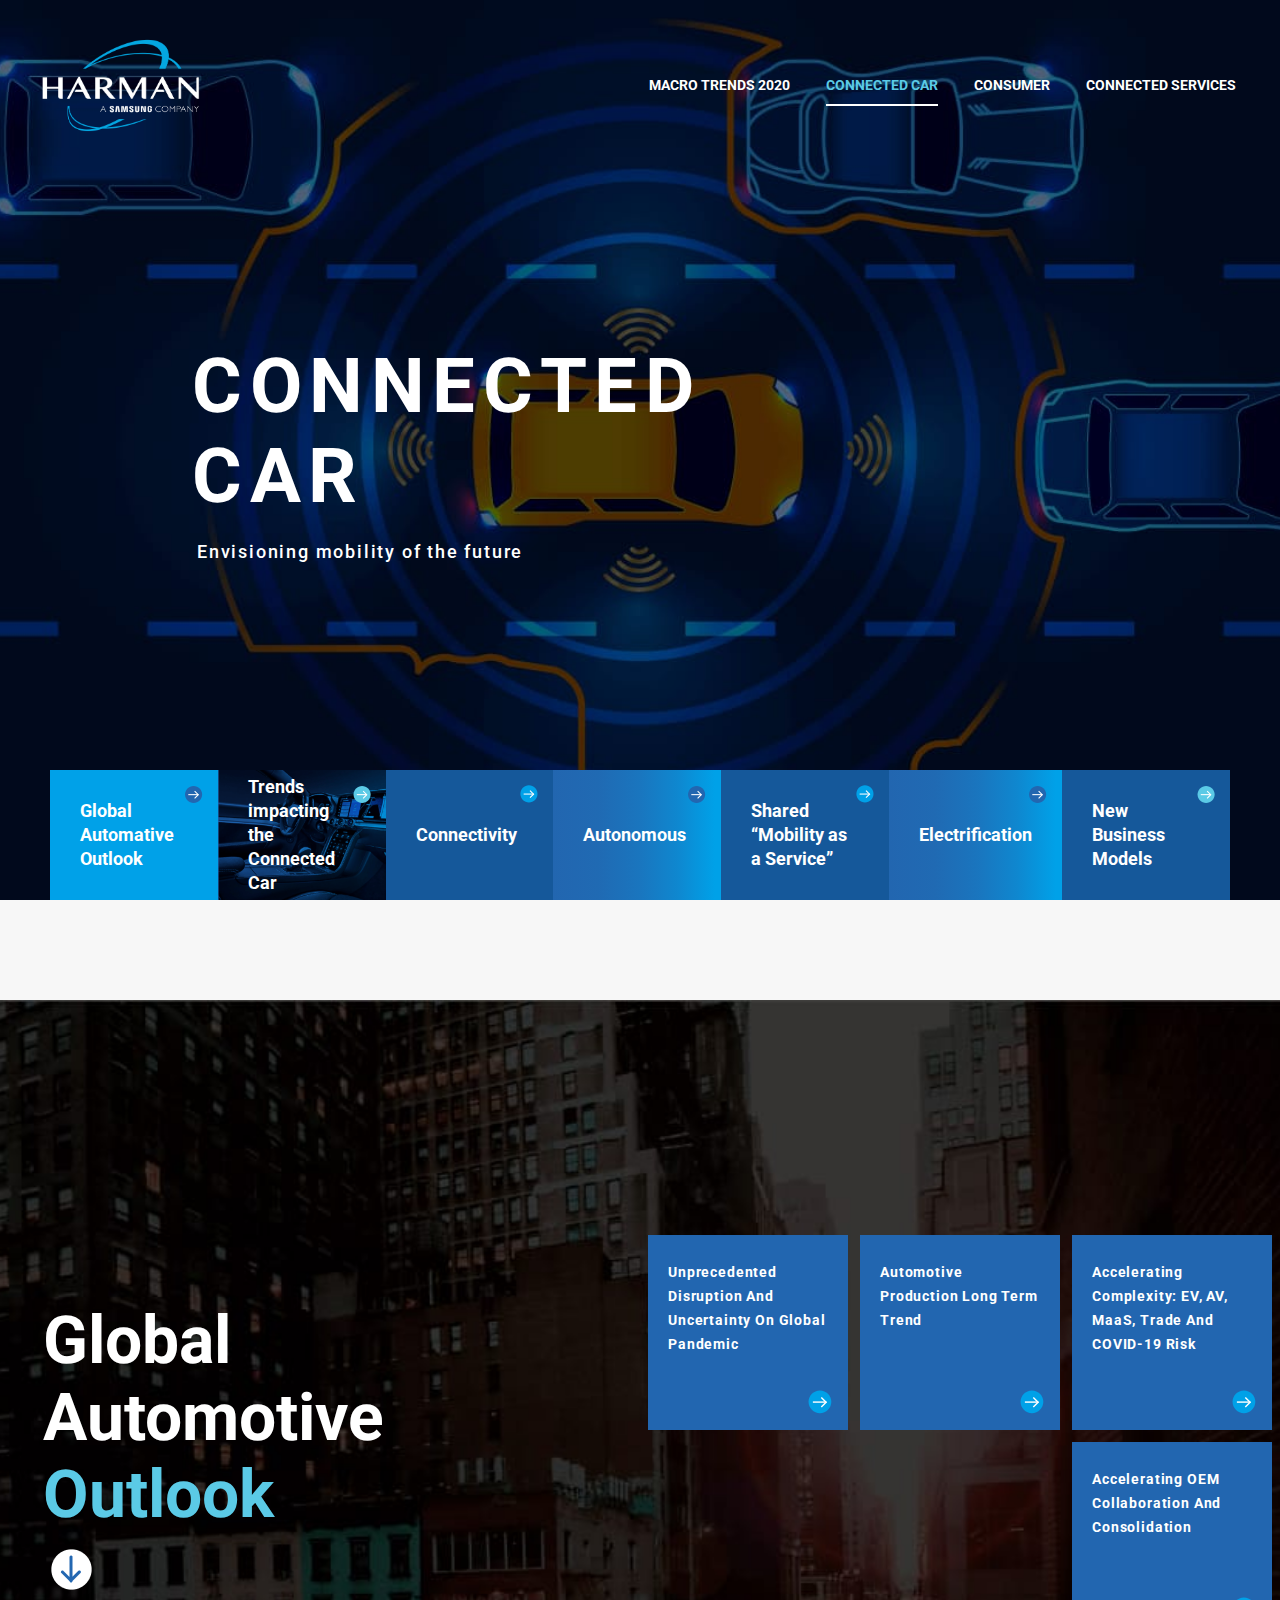
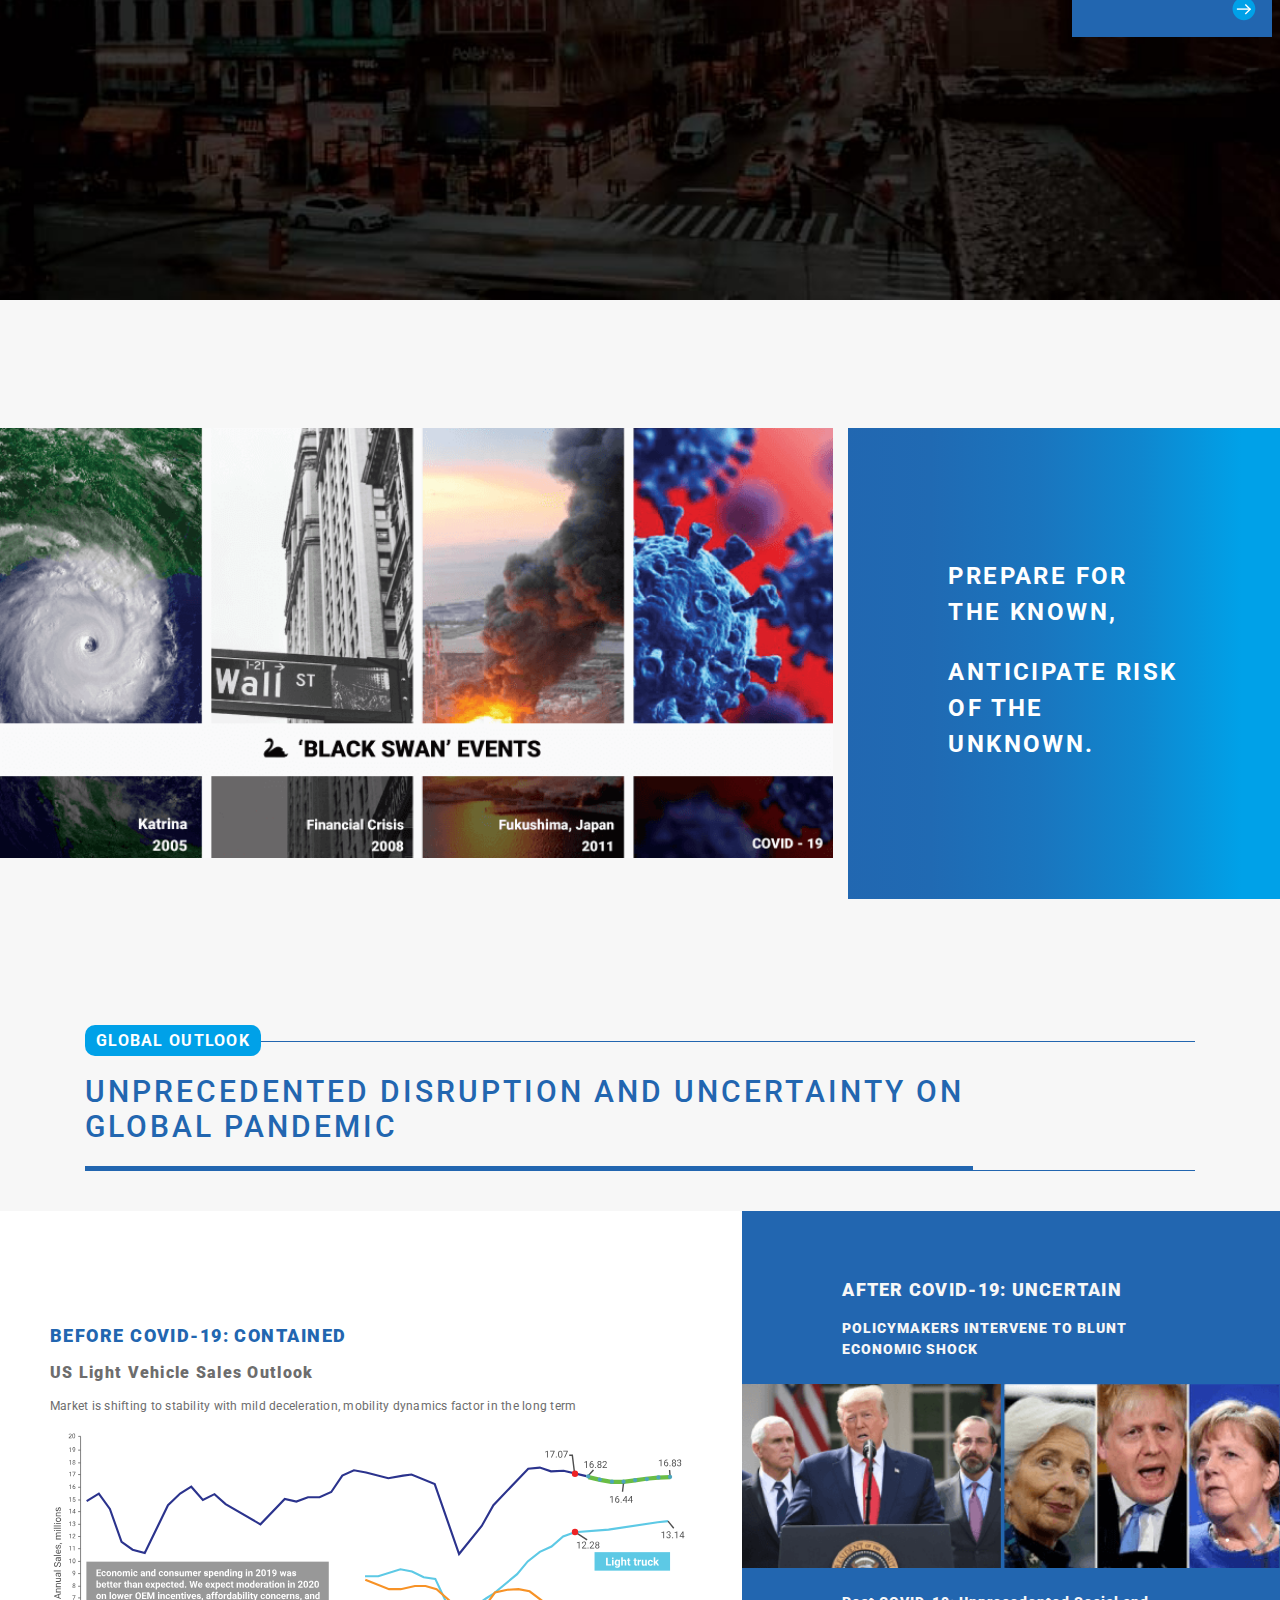
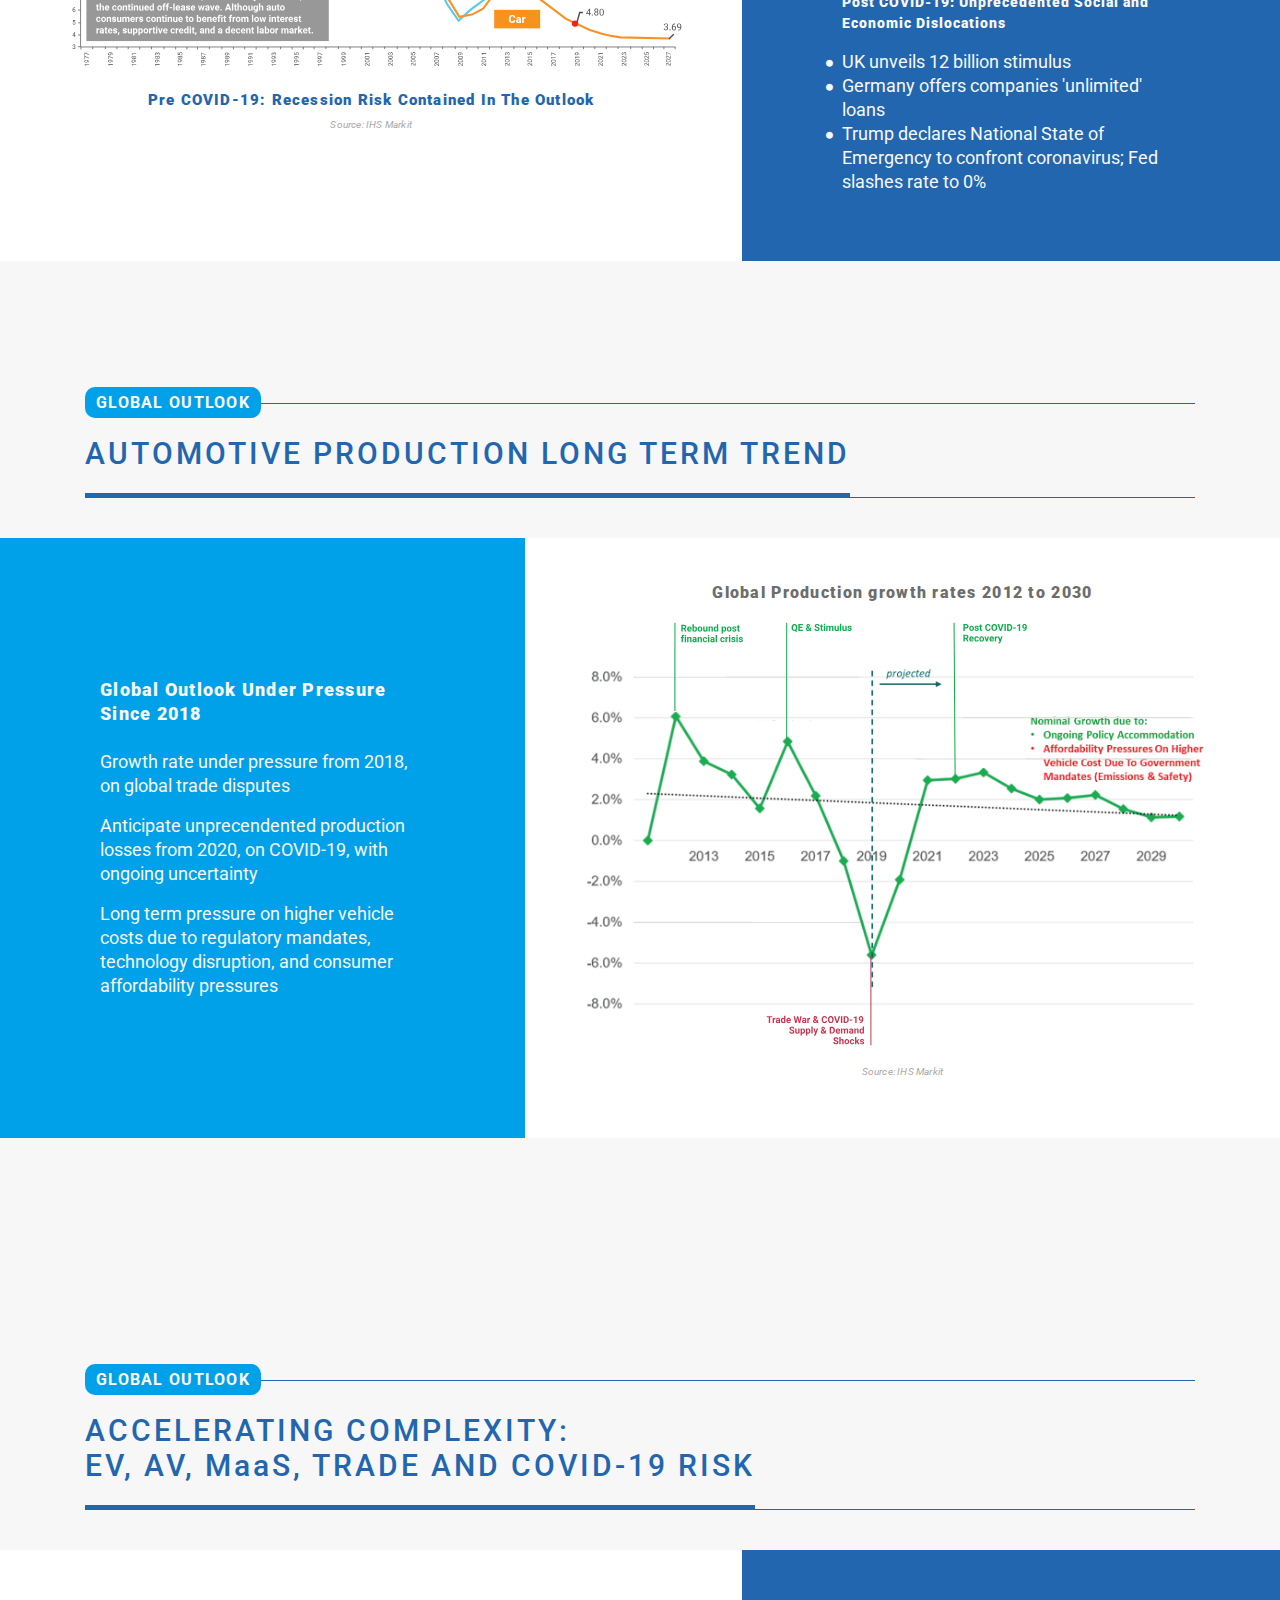
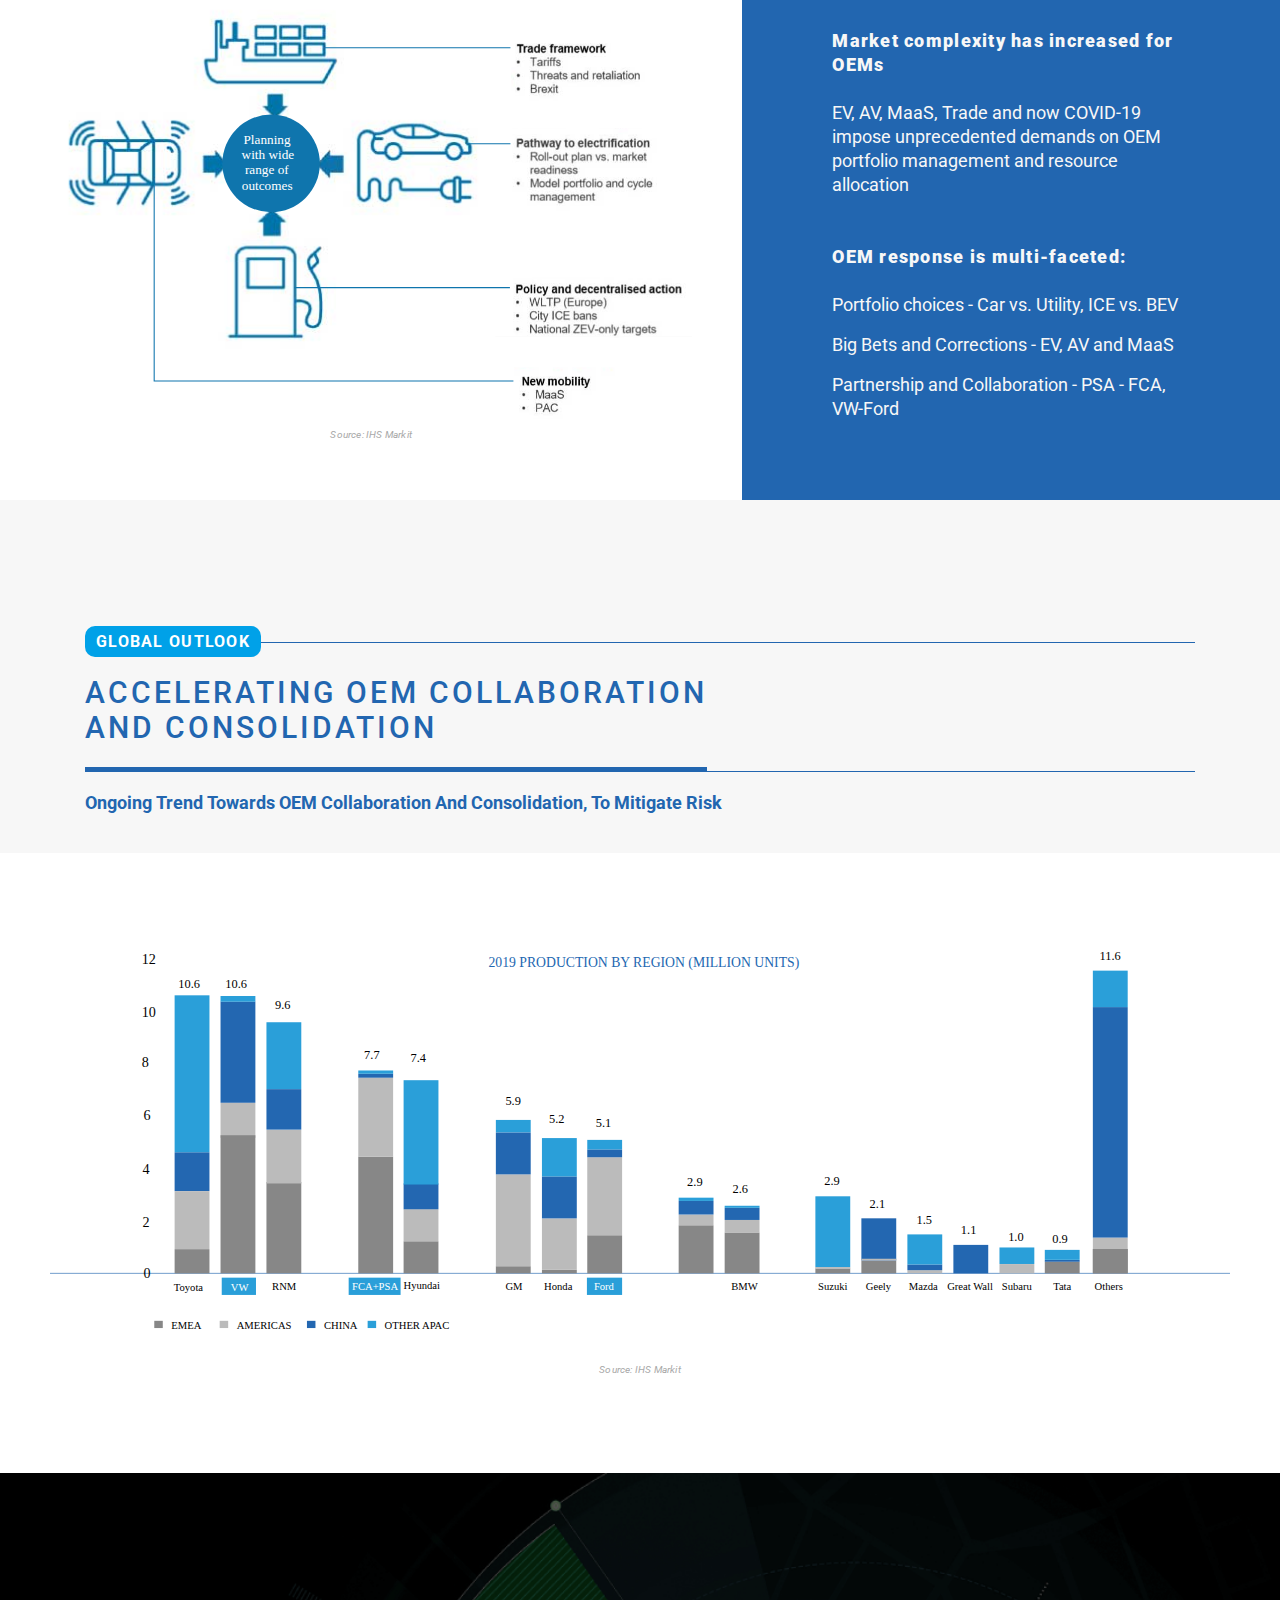
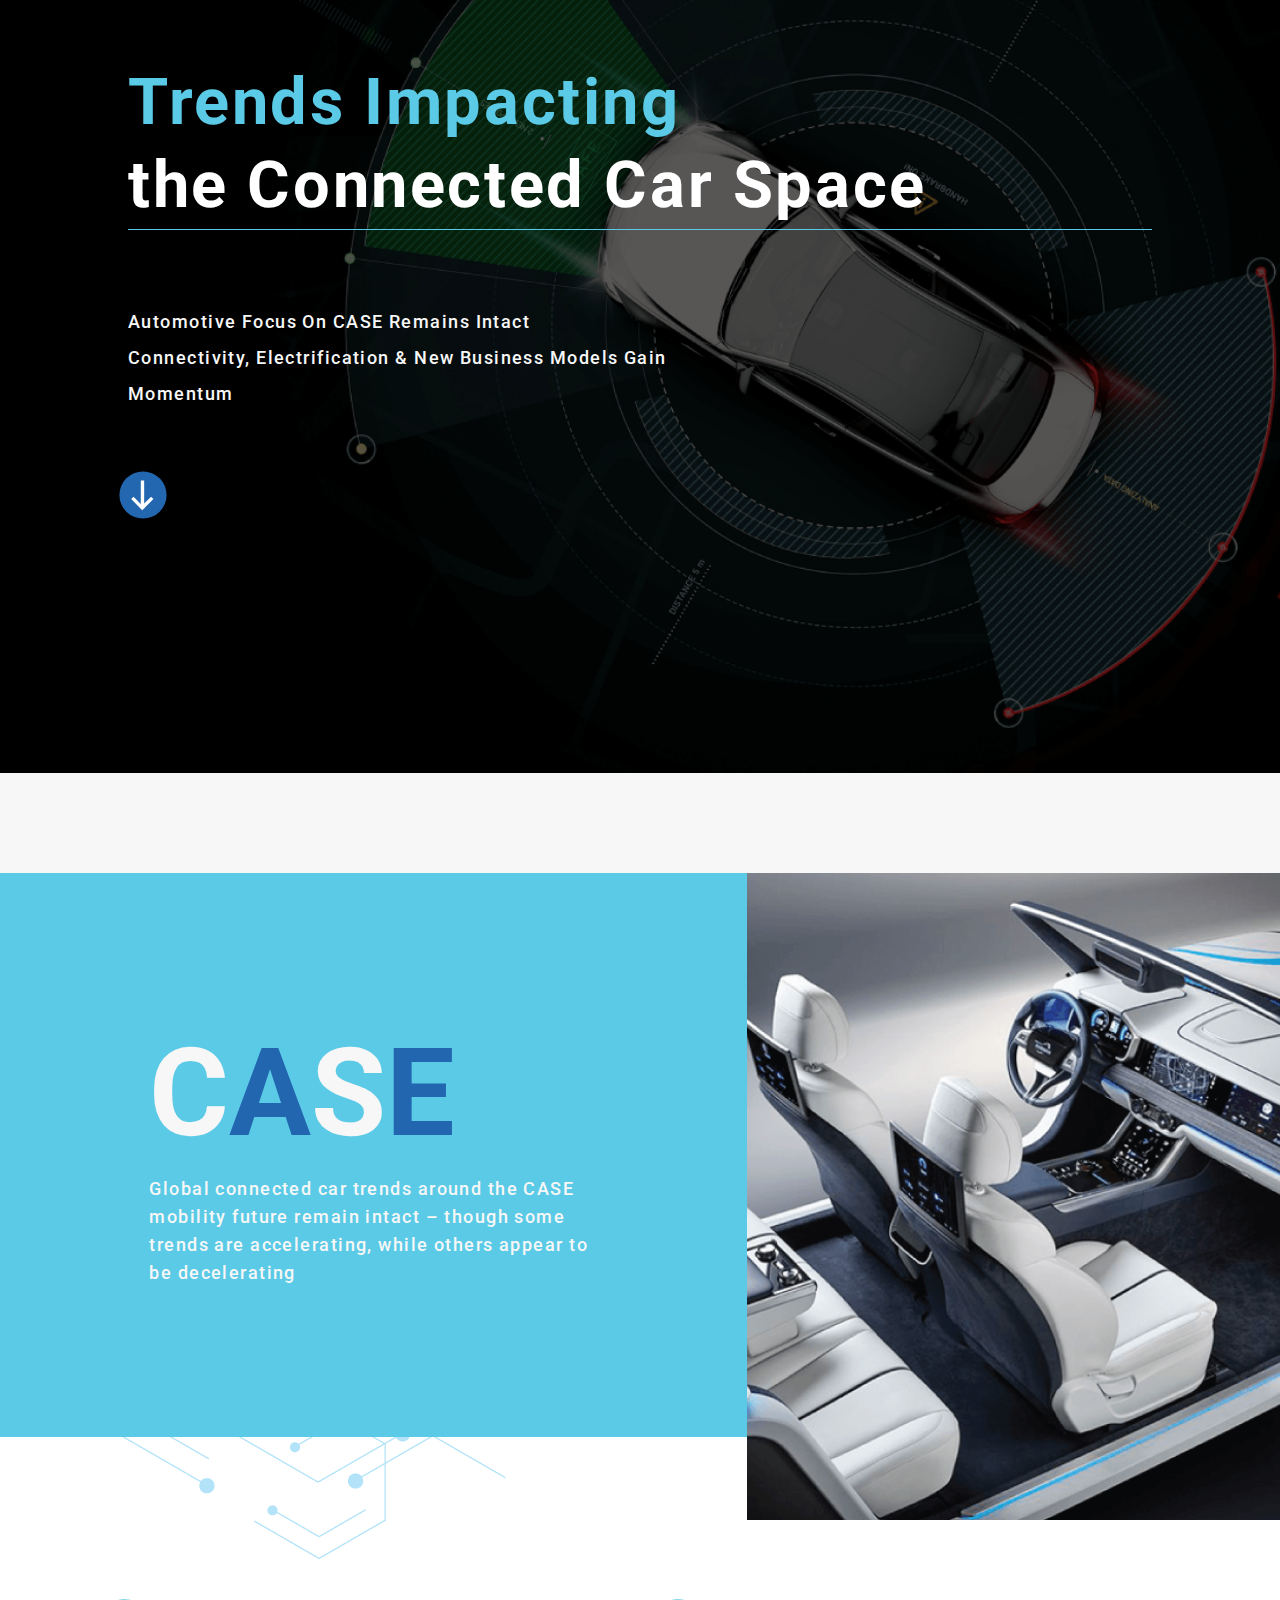
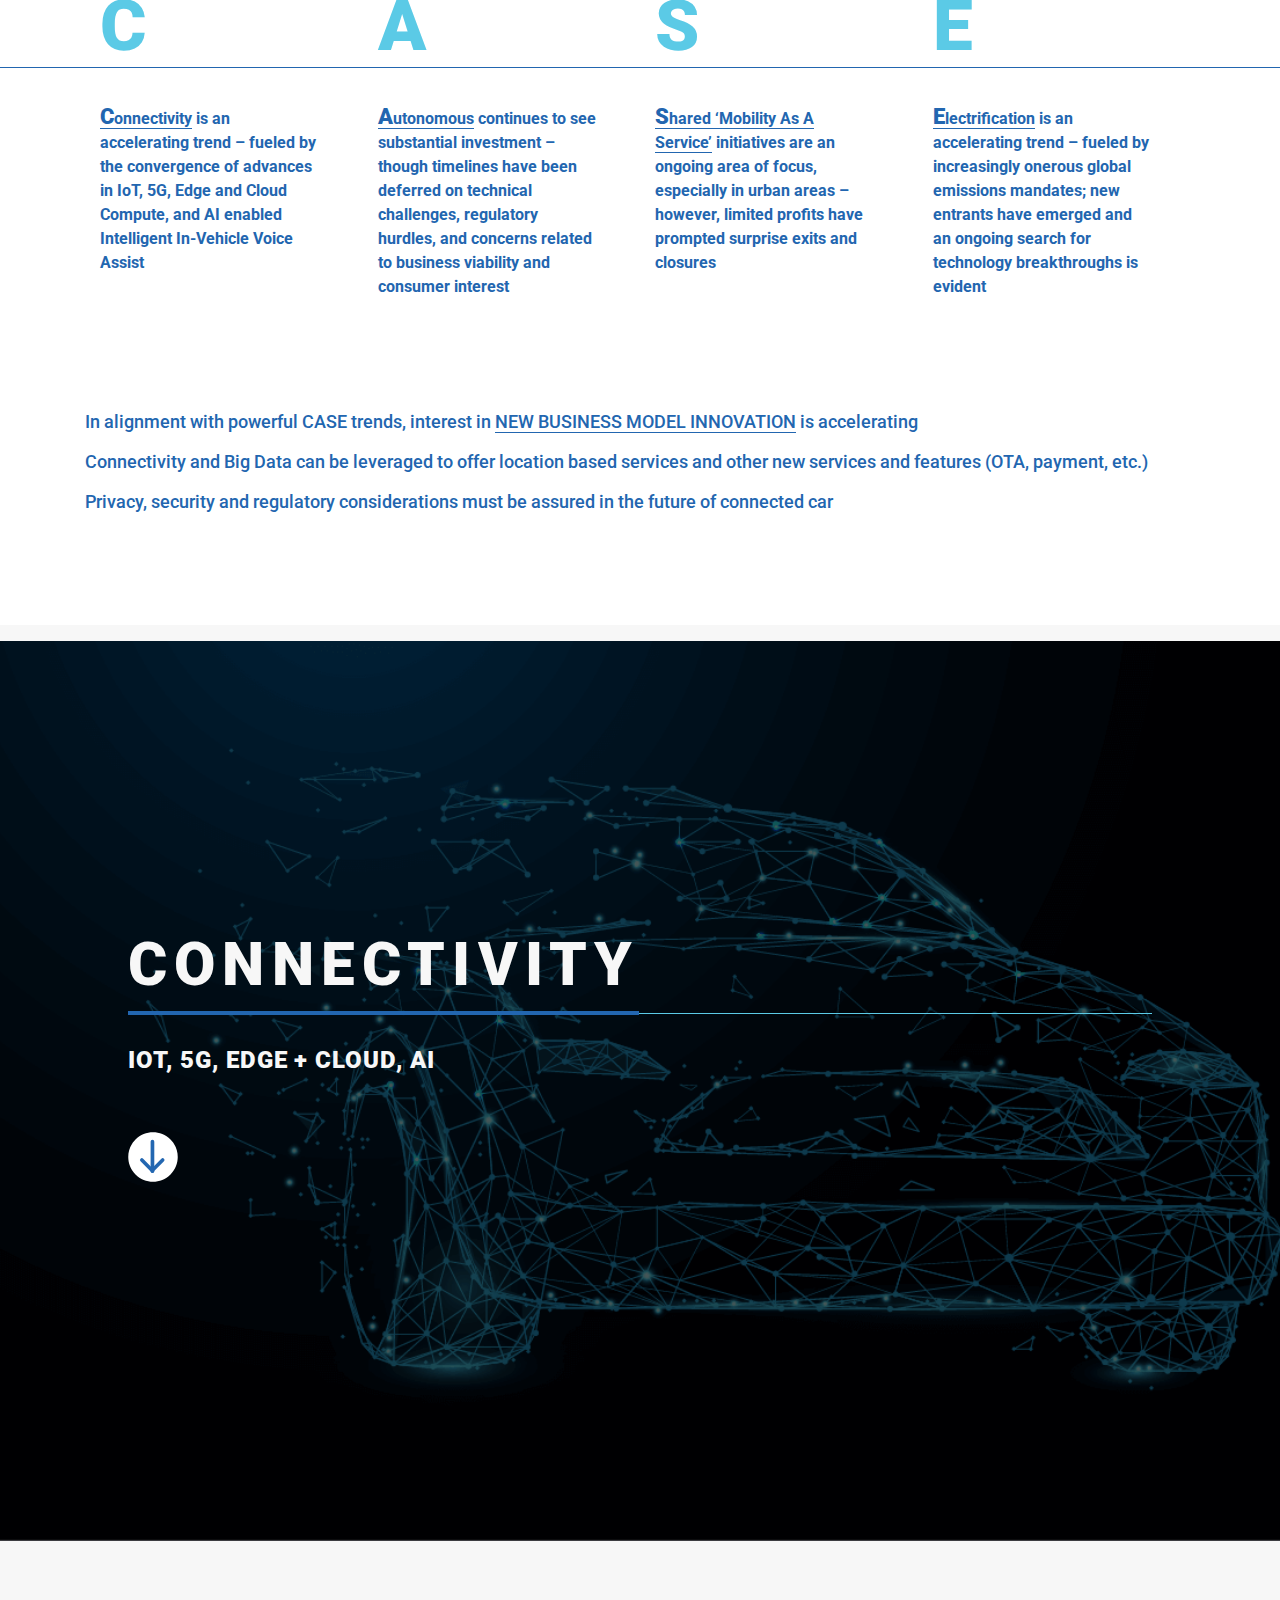
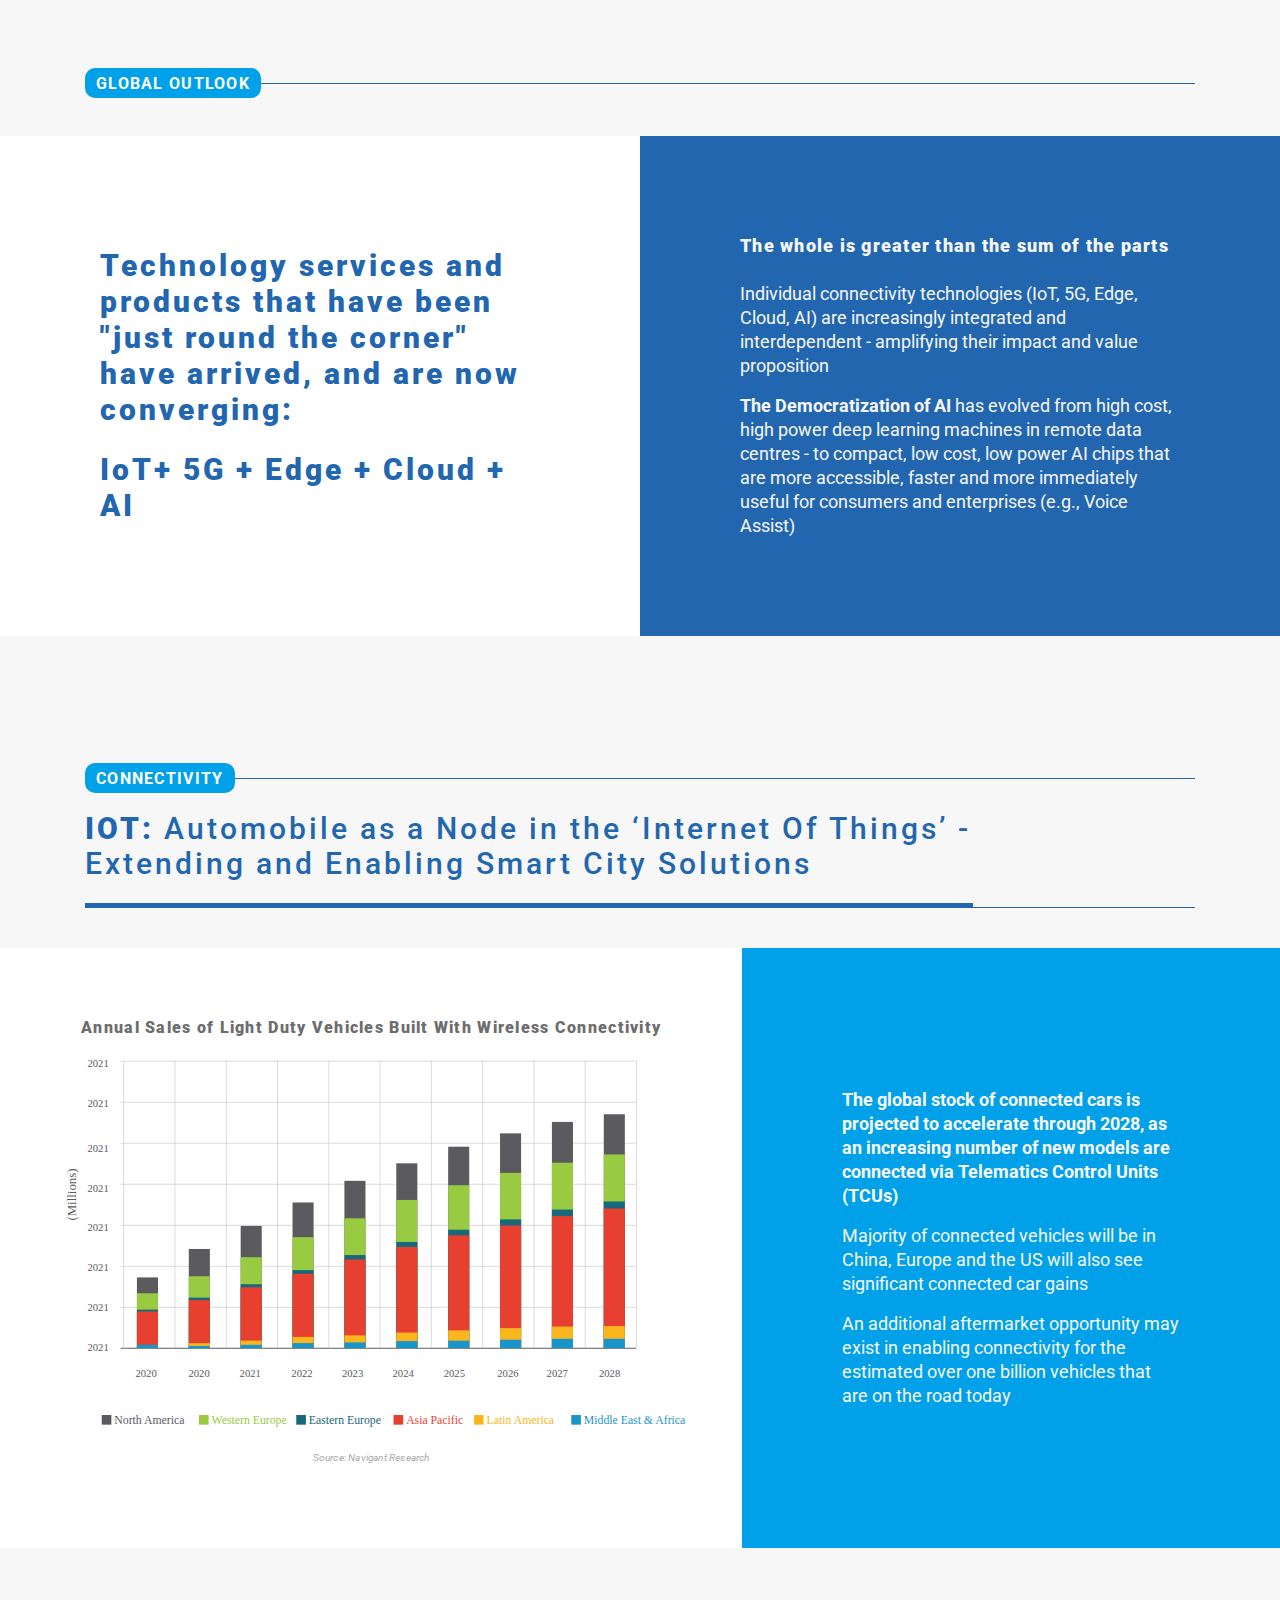
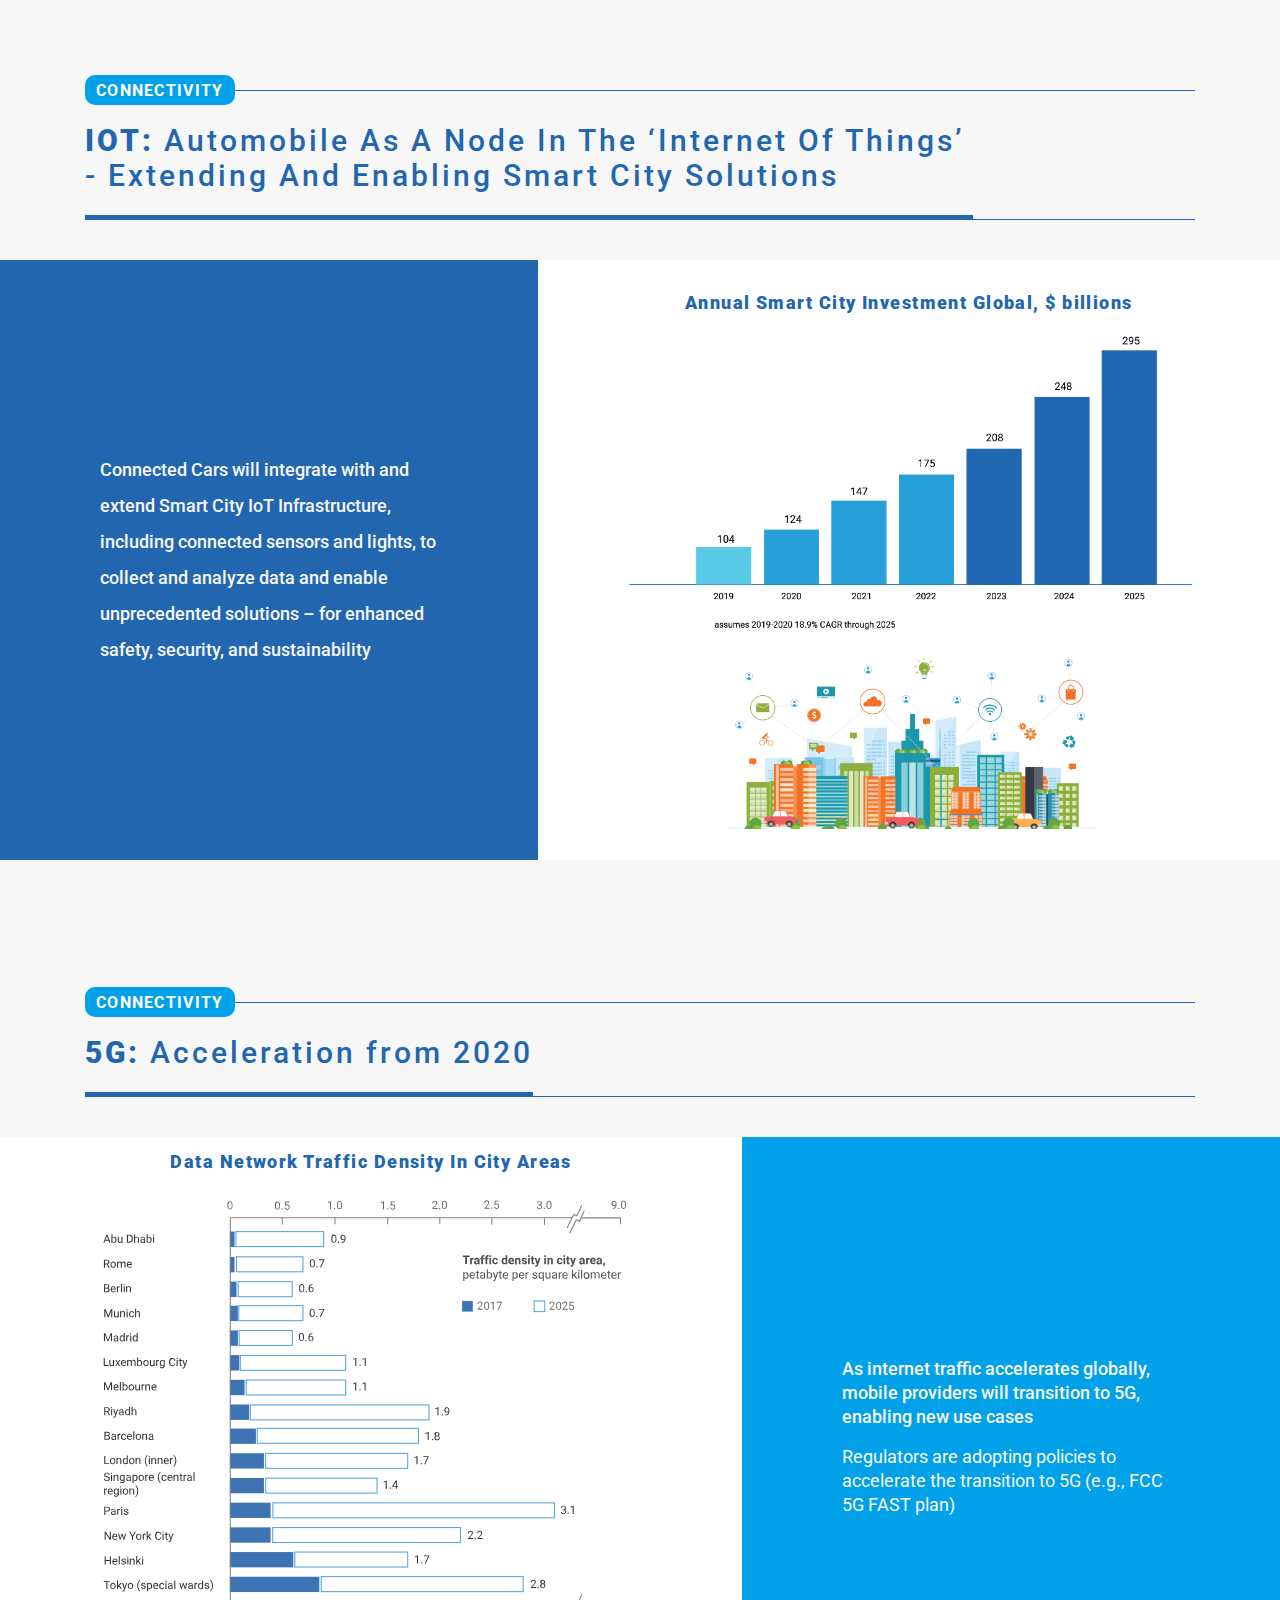
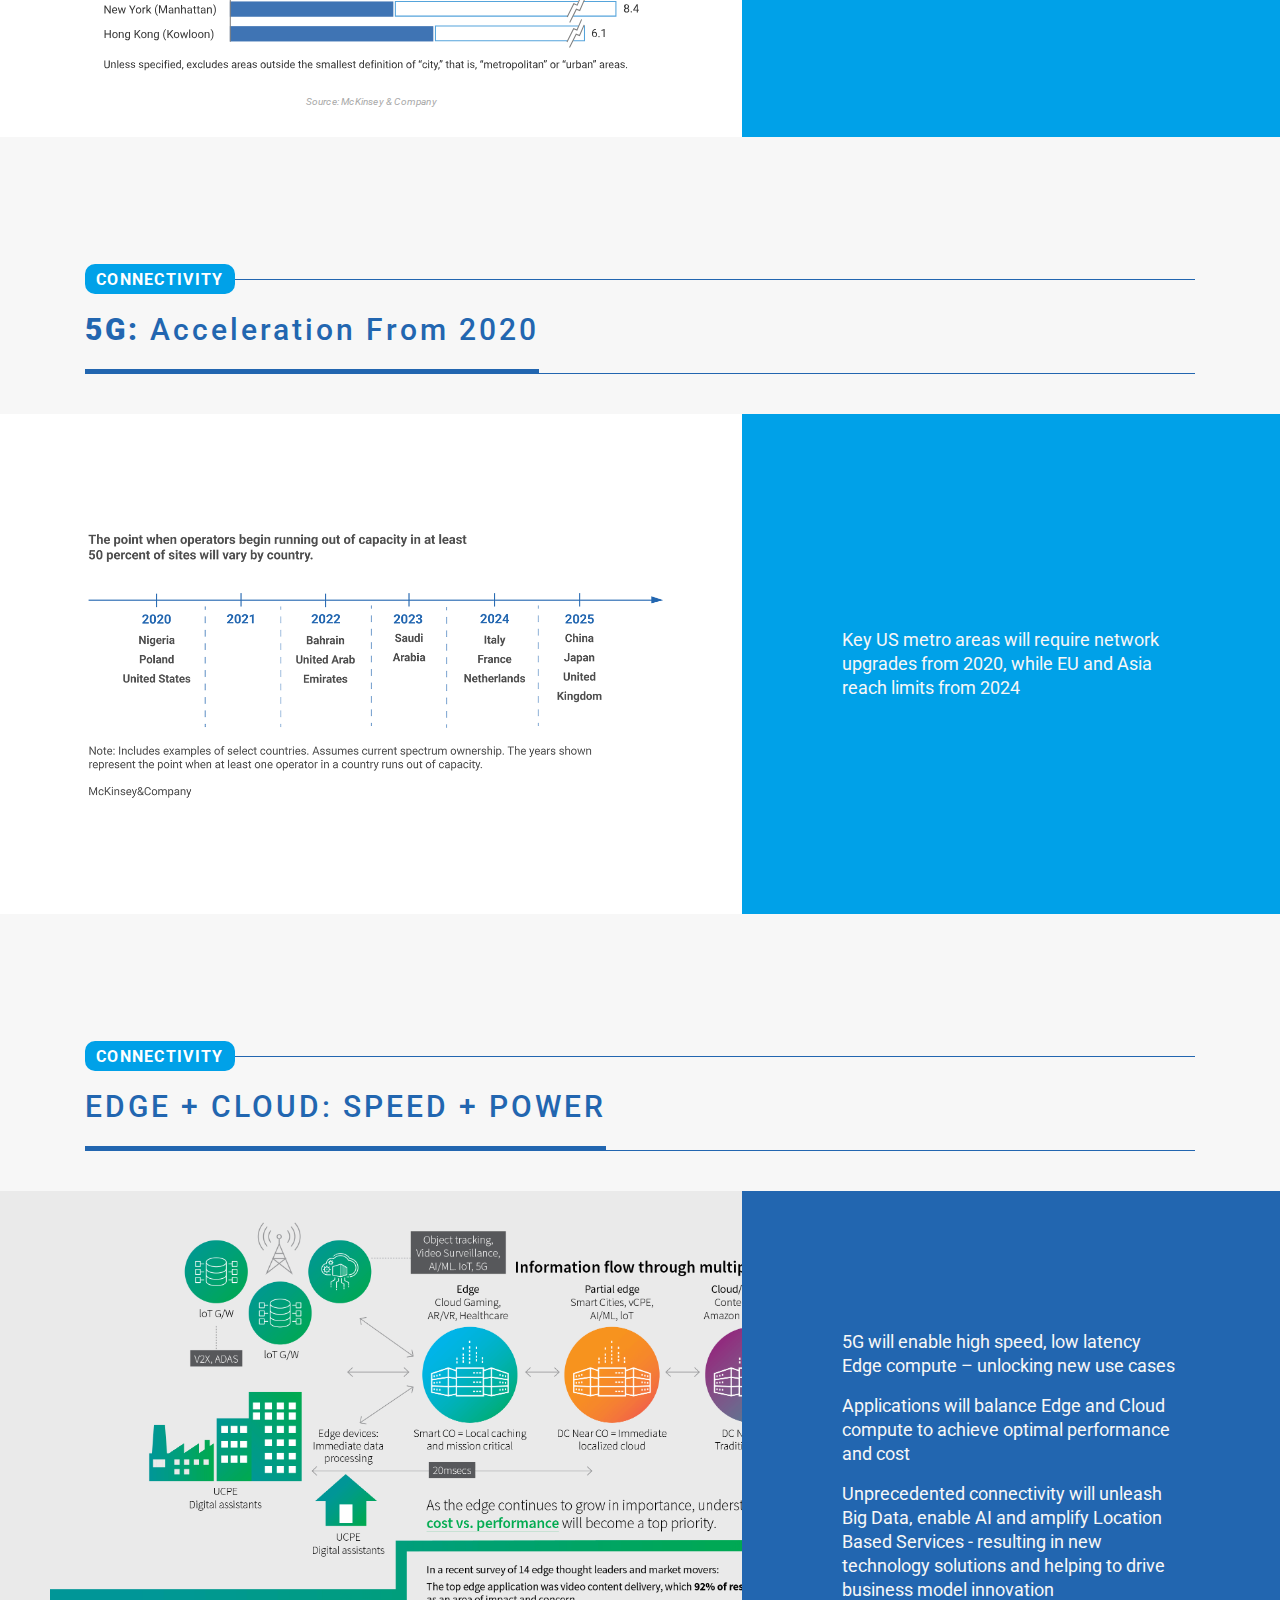
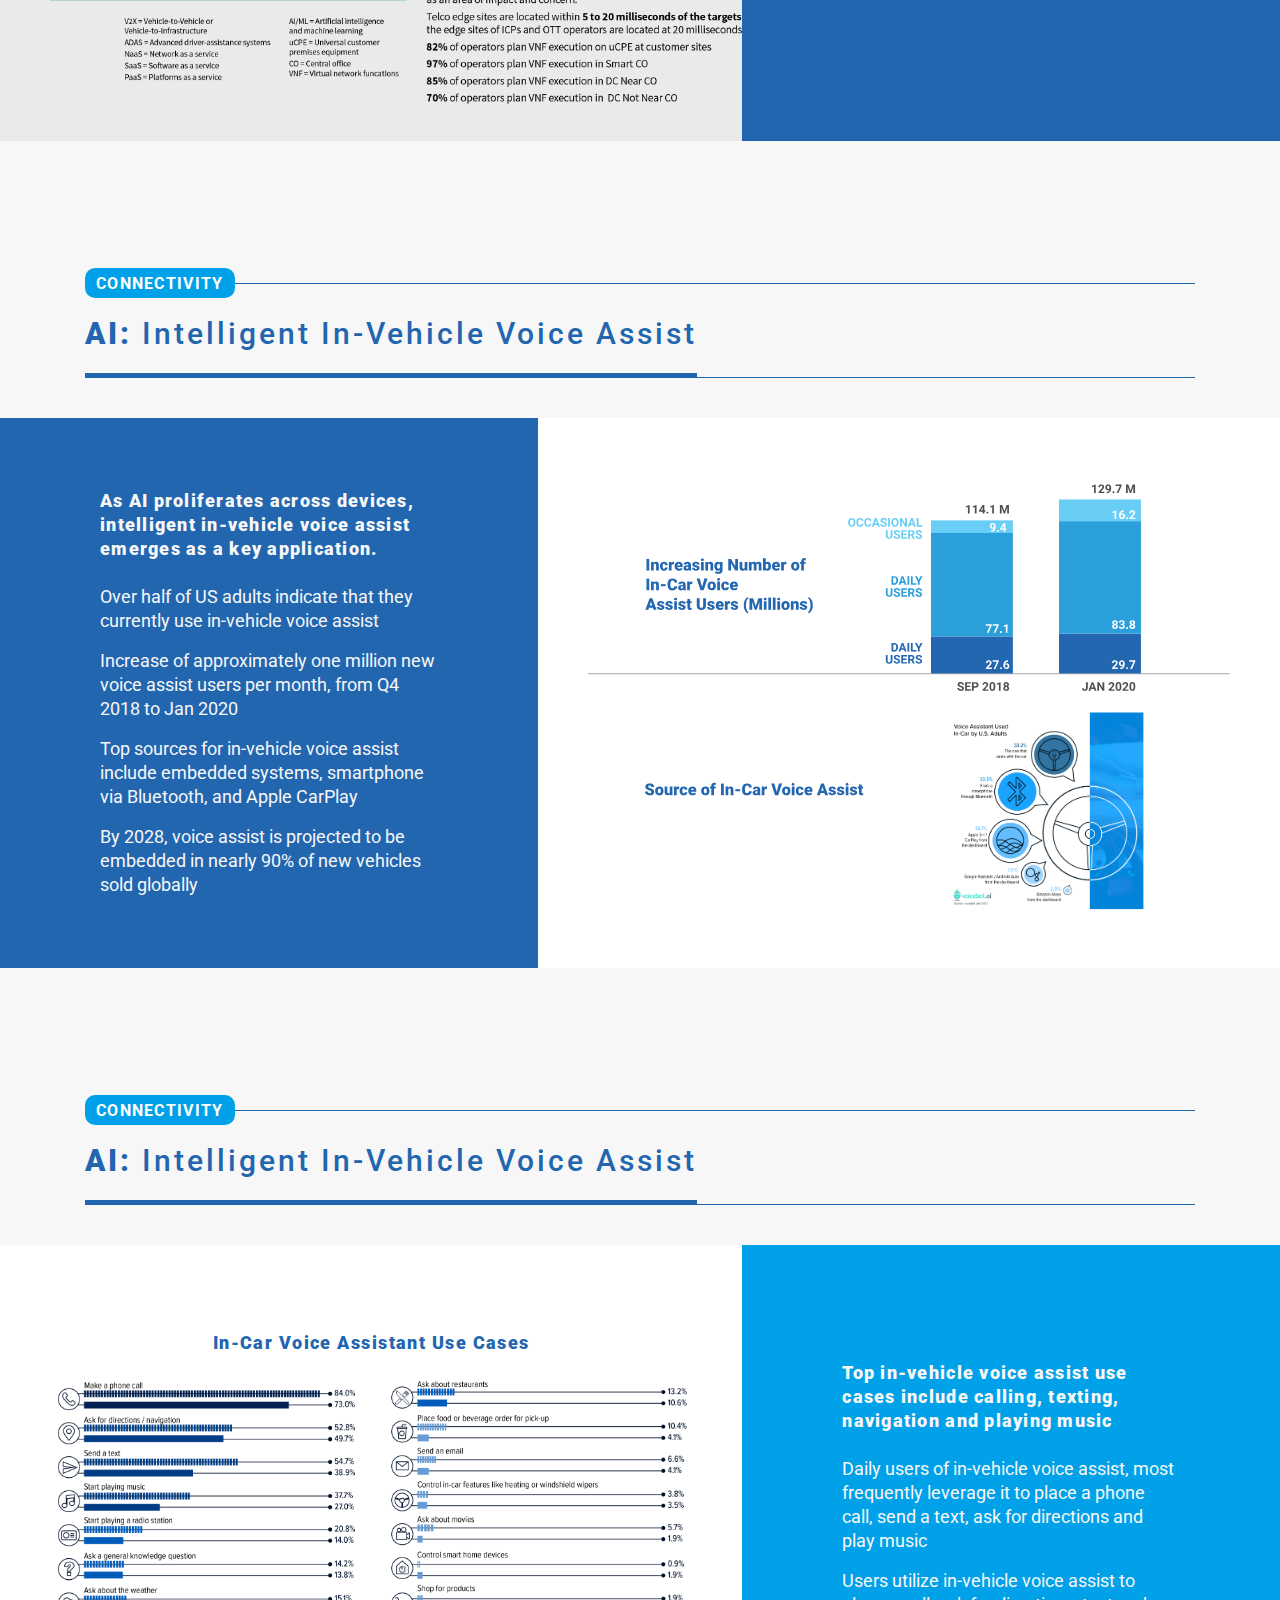
<file: connected-car.html>
<!doctype html>
<html lang="en">

<head>
    <!-- Required meta tags -->
    <meta charset="utf-8">
    <meta name="viewport" content="width=device-width, initial-scale=1, shrink-to-fit=no">

    <!-- Bootstrap CSS -->
    <link rel="stylesheet" href="https://maxcdn.bootstrapcdn.com/bootstrap/4.0.0/css/bootstrap.min.css"
        integrity="sha384-Gn5384xqQ1aoWXA+058RXPxPg6fy4IWvTNh0E263XmFcJlSAwiGgFAW/dAiS6JXm" crossorigin="anonymous">
    <link href="https://stackpath.bootstrapcdn.com/font-awesome/4.7.0/css/font-awesome.min.css" rel="stylesheet"
        integrity="sha384-wvfXpqpZZVQGK6TAh5PVlGOfQNHSoD2xbE+QkPxCAFlNEevoEH3Sl0sibVcOQVnN" crossorigin="anonymous">
    <link rel="stylesheet" href="assets/css/trend-main.min.css">
    <link rel="stylesheet" href="assets/css/car-main.min.css">
    <link rel="stylesheet" href="assets/css/mainnav.css">
    <link rel="stylesheet" href="assets/css/connectedcar-styles.css">
    <link rel="stylesheet" href="assets/css/common.css">
    <title>TRENDS - 2020</title>
    <!-- Global site tag (gtag.js) - Google Analytics -->
    <script async src="https://www.googletagmanager.com/gtag/js?id=UA-166464982-1"></script>
    <script>
        window.dataLayer = window.dataLayer || [];
        function gtag() { dataLayer.push(arguments); }
        gtag('js', new Date());

        gtag('config', 'UA-166464982-1');
    </script>

</head>

<body class="harman-trendpage">
    <!-- HEADER START -->
    <nav class="navbar navbar-expand-xl navbar-dark header-class bg-faded">
        <a class="harman-logo navbar-brand" href="index.html"><img id="harman-logo" src="assets/images/harman-logo.png"
                title="Harman" alt="Harman"></a>
        <button class="navbar-toggler navbar-toggle collapsed" type="button" data-toggle="collapse"
            data-target="#navbarSupportedContent" aria-controls="navbarSupportedContent" aria-expanded="false"
            aria-label="Toggle navigation">
            <span class="sr-only">Toggle navigation</span> <span class="icon-bar top-bar"></span>
            <span class="icon-bar middle-bar"></span> <span class="icon-bar bottom-bar"></span>
        </button>

        <div class="collapse navbar-collapse" id="navbarSupportedContent">
            <ul class="navbar-nav ml-auto">
                <li class="nav-item"><a href="index.html" class="nav-link text-uppercase font-weight-bold">MACRO TRENDS
                        2020</a></li>
                <li class="nav-item active"><a href="#" class="nav-link text-uppercase font-weight-bold">Connected
                        Car</a>
                </li>
                <li class="nav-item"><a href="lifestyle.html"
                        class="nav-link text-uppercase font-weight-bold">CONSUMER</a>
                </li>
                <li class="nav-item"><a href="connected-services.html"
                        class="nav-link text-uppercase font-weight-bold">Connected Services</a>
                </li>
            </ul>
        </div>
    </nav>
    <!-- HEADER END -->

    <div class="container-fluid p-0 car-page">
        <!-- PAGE MAIN BANNER START -->
        <section class="bg-trend bg car-banner">
            <div class="h-100 w-100 d-inline-block">
                <div class="d-flex h-100">
                    <div class="justify-content-center align-self-center hero-title-sec">
                        <h1 class="hero-banner-title hcs-title">CONNECTED CAR</h1>
                        <h6 class="hero-banner-cont">Envisioning mobility of the future</h6>
                    </div>
                </div>
            </div>
            <div class="bg-trend-cta">
                <div class="trends-division trends-nowrap">
                    <div id="cchead-global" class="d-flex d-inline-block trends-card bx1">
                        <div class="w-100 justify-content-center align-self-center cont">
                            <span>Global</span><span>Automative</span><span>Outlook</span></div>
                        <img class="trends-card-arrow" src="assets/images/right-arrow1.svg">
                    </div>
                    <div id="cchead-case" class="d-flex d-inline-block trends-card bx2">
                        <div class="w-100 justify-content-center align-self-center cont">
                            <span>Trends</span><span>impacting the</span><span>Connected Car</span></div>
                        <img class="trends-card-arrow" src="assets/images/right-arrow2.svg">
                    </div>
                    <div id="cchead-moveToConnectivity" class="d-flex d-inline-block trends-card bx3">
                        <div class="w-100 justify-content-center align-self-center cont">
                            Connectivity</div>
                        <img class="trends-card-arrow" src="assets/images/right-arrow3.svg">
                    </div>
                    <div id="cchead-moveToAutonomous" class="d-flex d-inline-block trends-card bx4">
                        <div class="w-100 justify-content-center align-self-center cont">
                            Autonomous</div>
                        <img class="trends-card-arrow" src="assets/images/right-arrow1.svg">
                    </div>
                    <div id="cchead-moveToMaas" class="d-flex d-inline-block trends-card bx5">
                        <div class="w-100 justify-content-center align-self-center cont">
                            <span>Shared</span><span>“Mobility as</span><span>a Service”</span></div>
                        <img class="trends-card-arrow" src="assets/images/right-arrow3.svg">
                    </div>
                    <div id="cchead-moveToElectrification" class="d-flex d-inline-block trends-card bx6">
                        <div class="w-100 justify-content-center align-self-center cont">
                            Electrification</div>
                        <img class="trends-card-arrow" src="assets/images/right-arrow1.svg">
                    </div>
                    <div id="cchead-moveToNewbm" class="d-flex d-inline-block trends-card bx7">
                        <div class="w-100 justify-content-center align-self-center cont">
                            <span>New</span><span>Business</span><span>Models</span></div>
                        <img class="trends-card-arrow" src="assets/images/right-arrow2.svg">
                    </div>
                </div>
            </div>
        </section>
        <!-- PAGE MAIN BANNER END -->

        <!-- GLOBAL AUTOMOTIVE OUTLOOK MAIN SECTION START -->
        <div id="globalSection" class="glbl-automotive-outlook">
            <div class="glbl-automotive">
                <!-- LEFT COLUMN START -->
                <div class="h-100 d-inline-block lft-column">
                    <div class="d-flex h-100">
                        <div class="w-100 justify-content-center align-self-center gao-lfttitle">
                            <h1>Global Automotive <span>Outlook</span></h1>
                            <a href="#" id="showDown" class="down-arrow"><img
                                    src="assets/images/hcs/hcs-trends-down-arrow.png" alt="" title=""></a>
                        </div>
                    </div>
                </div>
                <!-- LEFT COLUMN END -->

                <!-- RIGHT COLUMN START -->
                <div class="h-100 d-inline-block rgt-column">
                    <div class="d-flex h-100 glbl-auto-trends">
                        <div class="w-100 justify-content-center align-self-center">
                            <ul class="list-unstyled list-inline trends-list-item text-right">
                                <li id="gao-glblol-bx1" class="list-inline-item"><span>Unprecedented Disruption And
                                        Uncertainty On Global
                                        Pandemic</span>
                                    <img class="gaobx-rt-arrow" src="assets/images/right-arrow3.svg">
                                </li>
                                <li id="gao-glblol-bx2" class="list-inline-item"><span>Automotive Production Long Term
                                        Trend</span>
                                    <img class="gaobx-rt-arrow" src="assets/images/right-arrow3.svg"></li>
                                <li id="gao-glblol-bx3" class="list-inline-item"><span>Accelerating Complexity: EV, AV,
                                        MaaS, Trade And
                                        COVID-19 Risk</span>
                                    <img class="gaobx-rt-arrow" src="assets/images/right-arrow3.svg"></li>
                                <li id="gao-glblol-bx4" class="list-inline-item"><span>Accelerating OEM Collaboration
                                        And
                                        Consolidation</span><img class="gaobx-rt-arrow"
                                        src="assets/images/right-arrow3.svg"></li>
                            </ul>
                        </div>
                    </div>
                </div>
                <!-- RIGHT COLUMN END -->
            </div>
        </div>
        <!-- GLOBAL AUTOMOTIVE OUTLOOK MAIN SECTION END -->

        <!-- GLOBAL AUTOMOTIVE OUTLOOK SECTION START -->
        <section class="global-outlook car-trends-section">
            <section id="openOutlook" class="common-car-section car-trends-section">
                <div class="row mr-0">
                    <div class="col-sm-8"><img src="assets/images/cc/Black-swan-image.png" alt="" width="100%" /></div>
                    <div class="global-car col-sm-4 cont-sec">
                        <h1 class="mb-4">PREPARE FOR THE KNOWN,</h1>
                        <h1>ANTICIPATE RISK OF THE UNKNOWN.</h1>
                    </div>
                </div>
            </section>

            <!-- GLOBAL OUTLOOK SECTION 1 START -->
            <section id="glbloutlook-section1" class="trends-section">
                <!-- HEADER TITLE SECTION START -->
                <div class="global-header">
                    <div class="container">
                        <span class="selected-heading">GLOBAL OUTLOOK</span>
                        <span class="heading-line"></span>
                        <div class="global-title">
                            <h1 class="m-0 section-title">UNPRECEDENTED DISRUPTION AND UNCERTAINTY ON GLOBAL PANDEMIC
                            </h1>
                        </div>
                    </div>
                </div>
                <!-- HEADER TITLE SECTION END -->

                <!-- CONTENT SECTION START -->
                <div class="glbloutlook-section1">
                    <div class="glbloutlook-sec1">
                        <!-- LEFT COLUMN START -->
                        <div class="h-100 d-flex d-inline-block lft-column">
                            <div class="w-100 align-self-center">
                                <p class="fnt-18px-900 clr-blue1 mb-3">BEFORE COVID-19: CONTAINED</p>
                                <p class="fnt-16px-900 clr-grey1 mb-3">US Light Vehicle Sales Outlook</p>
                                <p class="fnt-12px clr-grey1 mb-3">Market is shifting to stability with mild
                                    deceleration,
                                    mobility dynamics factor in
                                    the long term</p>
                                <img src="assets/images/cc/TB_CC-globaloutlook/TB_CC-globaloutlook-graph-01.svg"
                                    alt="" />
                                <p class="fnt-15px-900 text-center clr-blue1 pt-3">Pre COVID-19: Recession Risk
                                    Contained In The Outlook
                                </p>
                                <p class="source-text pt-2 text-center">Source: IHS Markit</p>
                            </div>
                        </div>
                        <!-- LEFT COLUMN END -->

                        <!-- RIGHT COLUMN START -->
                        <div class="h-100 d-flex d-inline-block bgclr-blue1 rgt-column">
                            <div class="w-100 justify-content-center align-self-center">
                                <div class="cont-sec pt-0 pb-4">
                                    <p class="cont-title mb-3">AFTER COVID-19: UNCERTAIN</h2>
                                    <p class="cont-subtitle">POLICYMAKERS INTERVENE TO BLUNT ECONOMIC SHOCK</p>
                                </div>
                                <img class="imgwidth-100-per" src="assets/images/cc/TB_CC-globaloutlook/cc-trump.png"
                                    alt="" />
                                <div class="cont-sec pt-4 pb-0">
                                    <p class="cont-subtitle mb-3">Post COVID-19: Unprecedented Social and Economic
                                        Dislocations</p>
                                    <p class="para-cont bullet-point">UK unveils 12 billion stimulus</p>
                                    <p class="para-cont bullet-point">Germany offers companies 'unlimited' loans</p>
                                    <p class="para-cont bullet-point">Trump declares National State of Emergency to
                                        confront coronavirus; Fed slashes rate to 0%</p>
                                </div>
                            </div>
                        </div>
                        <!-- RIGHT COLUMN END -->
                    </div>
                </div>
                <!-- CONTENT SECTION END -->
            </section>
            <!-- GLOBAL OUTLOOK SECTION 1 END -->

            <!-- GLOBAL OUTLOOK SECTION 2 START -->
            <section id="glbloutlook-section2" class="trends-section">
                <!-- HEADER TITLE SECTION START -->
                <div class="global-header">
                    <div class="container">
                        <span class="selected-heading">GLOBAL OUTLOOK</span>
                        <span class="heading-line"></span>
                        <div class="global-title">
                            <h1 class="m-0 section-title">AUTOMOTIVE PRODUCTION LONG TERM TREND</h1>
                        </div>
                    </div>
                </div>
                <!-- HEADER TITLE SECTION END -->

                <!-- CONTENT SECTION START -->
                <div class="glbloutlook-section2">
                    <div class="glbloutlook-sec2">
                        <!-- LEFT COLUMN START -->
                        <div class="h-100 d-flex d-inline-block cont-sec bgclr-blue2 lft-column">
                            <div class="w-100 justify-content-center align-self-center ">
                                <p class="cont-title">Global Outlook Under Pressure Since 2018</p>
                                <p class="para-cont mt-4">Growth rate under pressure from 2018, on global trade disputes
                                </p>
                                <p class="para-cont mt-3">Anticipate unprecendented production losses from 2020, on
                                    COVID-19,
                                    with ongoing uncertainty</p>
                                <p class="para-cont mt-3">Long term pressure on higher vehicle costs due to regulatory
                                    mandates,
                                    technology disruption, and consumer affordability pressures</p>
                            </div>
                        </div>
                        <!-- LEFT COLUMN END -->

                        <!-- RIGHT COLUMN START -->
                        <div class="h-100 d-flex d-inline-block rgt-column">
                            <div class="w-100 justify-content-center align-self-center">
                                <p class="fnt-16px-900 text-center mb-2 clr-grey1">Global Production growth rates 2012
                                    to 2030
                                </p>
                                <img src="assets/images/cc/TB_CC-globaloutlook/TB_CC-globaloutlook-graph-02.svg"
                                    class="cc-image" alt="" />
                                <p class="source-text pt-2 text-center">Source: IHS Markit</p>
                            </div>
                        </div>
                        <!-- RIGHT COLUMN END -->
                    </div>
                </div>
                <!-- CONTENT SECTION END -->
            </section>
            <!-- GLOBAL OUTLOOK SECTION 2 END -->

            <!-- GLOBAL OUTLOOK SECTION 3 START -->
            <section id="glbloutlook-section3" class="trends-section">
                <!-- HEADER TITLE SECTION START -->
                <div class="global-header">
                    <div class="container">
                        <span class="selected-heading">GLOBAL OUTLOOK</span>
                        <span class="heading-line"></span>
                        <div class="global-title">
                            <h1 class="m-0 section-title">ACCELERATING COMPLEXITY:<span class="split-title">EV, AV,
                                    MaaS, TRADE AND COVID-19 RISK</span></h1>
                        </div>
                    </div>
                </div>
                <!-- HEADER TITLE SECTION END -->

                <!-- CONTENT SECTION START -->
                <div class="glbloutlook-section3">
                    <div class="glbloutlook-sec3">
                        <!-- LEFT COLUMN START -->
                        <div class="h-100 d-flex d-inline-block lft-column">
                            <div class="w-100 justify-content-center align-self-center ">
                                <img class="cc-image"
                                    src="assets/images/cc/TB_CC-globaloutlook/TB_CC-globaloutlook-graph-03.svg"
                                    alt="" />
                                <p class="source-text text-center">Source: IHS Markit</p>
                            </div>
                        </div>
                        <!-- LEFT COLUMN END -->

                        <!-- RIGHT COLUMN START -->
                        <div class="h-100 d-flex d-inline-block cont-sec pl-90px pr-90px bgclr-blue1 rgt-column">
                            <div class="w-100 justify-content-center align-self-center">
                                <p class="cont-title">Market complexity has increased for OEMs</p>
                                <p class="para-cont mt-4 mb-5">EV, AV, MaaS, Trade and now COVID-19 impose unprecedented
                                    demands on OEM portfolio management and resource allocation</p>
                                <p class="cont-title">OEM response is multi-faceted:</p>
                                <p class="para-cont mt-4 mb-3">Portfolio choices - Car vs. Utility, ICE vs. BEV</p>
                                <p class="para-cont mt-3">Big Bets and Corrections - EV, AV and MaaS</p>
                                <p class="para-cont mt-3">Partnership and Collaboration - PSA - FCA, VW-Ford</p>
                            </div>
                        </div>
                        <!-- RIGHT COLUMN END -->
                    </div>
                </div>
                <!-- CONTENT SECTION END -->
            </section>
            <!-- GLOBAL OUTLOOK SECTION 3 END -->

            <!-- GLOBAL OUTLOOK SECTION 4 START -->
            <section id="glbloutlook-section4" class="trends-section">
                <!-- HEADER TITLE SECTION START -->
                <div class="global-header">
                    <div class="container">
                        <span class="selected-heading">GLOBAL OUTLOOK</span>
                        <span class="heading-line"></span>
                        <div class="global-title">
                            <h1 class="m-0 section-title">ACCELERATING OEM COLLABORATION<span class="split-title">AND
                                    CONSOLIDATION</span></h1>
                        </div>
                        <div class="global-subtitle">Ongoing Trend Towards OEM Collaboration And Consolidation, To
                            Mitigate Risk</div>
                    </div>
                </div>
                <!-- HEADER TITLE SECTION END -->

                <!-- CONTENT SECTION START -->
                <div class="glbloutlook-section4">
                    <div class="glbloutlook-sec4">
                        <!-- LEFT COLUMN START -->
                        <div class="h-100 d-flex d-inline-block single-column">
                            <div class="w-100 justify-content-center align-self-center text-center">
                                <img class="cc-image"
                                    src="assets/images/cc/TB_CC-globaloutlook/TB_CC-globaloutlook-graph-04.svg"
                                    alt="" />
                                <p class="source-text text-center">Source: IHS Markit</p>
                            </div>
                        </div>
                        <!-- LEFT COLUMN END -->
                    </div>
                </div>
                <!-- CONTENT SECTION END -->
            </section>
            <!-- GLOBAL OUTLOOK SECTION 4 END -->
        </section>
        <!-- GLOBAL AUTOMOTIVE OUTLOOK SECTION END -->

        <!-- TRENDS IMPACT MAIN SECTION START -->
        <section id="caseSection" class="common-image-bg bg car-connected-bg8">
            <div id="" class="market-trend-content">
                <h2>Trends Impacting</h2>
                <h2>the Connected Car Space</h2>
                <span class="hr-line"></span>
                <h4>Automotive Focus On CASE Remains Intact<br /> Connectivity, Electrification & New Business Models
                    Gain
                    Momentum</h4>
                <img id="showCase" src="assets/images/cc/TB-PS-arrow-dark-blue.svg" alt="" />
            </div>
        </section>
        <!-- TRENDS IMPACT MAIN SECTION END -->

        <!-- CASE SECTION START -->
        <section id="opencaseSection" class="common-case-section car-trends-section">
            <div class="trend-case">
                <div class="row m-0">
                    <div class="col-sm-7 p-0 case-bg">
                        <h1>C<span>A</span>S<span>E</span></h1>
                        <p>Global connected car trends around the CASE mobility future remain intact – though some
                            trends are accelerating, while others appear to be decelerating</p>
                        <div class="pattern-image">
                            <img src="assets/images/cc/TB_CC-trendsupdate/TB-CC-02-background-pattern.png" alt="" />
                        </div>
                    </div>
                    <div class="col-sm-5 p-0"><img src="assets/images/cc/TB_CC-trendsupdate/TB_CC-trendsupdate-case.png"
                            alt="">
                    </div>
                </div>
                <div class="container">
                    <div class="row m-0">
                        <div class="col-sm-3 single-letter">C</div>
                        <div class="col-sm-3 single-letter">A</div>
                        <div class="col-sm-3 single-letter">S</div>
                        <div class="col-sm-3 single-letter">E</div>
                    </div>
                </div>
                <span class="line"></span>
                <div class="container" style="padding-top: 3%;">
                    <div class="row m-0">
                        <div class="col-sm-3 letter-summary"><a href="#"
                                id="txt-moveToConnectivity"><span>C</span>onnectivity</a> is an accelerating trend –
                            fueled by the
                            convergence of
                            advances in IoT, 5G, Edge and Cloud Compute, and AI enabled Intelligent In-Vehicle Voice
                            Assist</div>
                        <div class="col-sm-3 letter-summary"><a href="#"
                                id="txt-moveToAutonomous"><span>A</span>utonomous</a> continues to see substantial
                            investment – though
                            timelines have
                            been deferred on technical challenges, regulatory hurdles, and concerns related to business
                            viability and consumer interest</div>
                        <div class="col-sm-3 letter-summary"><a href="#" id="txt-moveToMaas"><span>S</span>hared
                                ‘Mobility As A Service’</a> initiatives are an ongoing
                            area of focus,
                            especially in urban areas – however, limited profits have prompted surprise exits and
                            closures</div>
                        <div class="col-sm-3 letter-summary"><a href="#"
                                id="txt-moveToElectrification"><span>E</span>lectrification</a> is an accelerating trend
                            – fueled by
                            increasingly onerous
                            global emissions mandates; new entrants have emerged and an ongoing search for technology
                            breakthroughs is evident</div>
                    </div>
                    <p style="padding-top: 10%;">In alignment with powerful CASE trends, interest in <span
                            class="uppercase-txt" id="moveToNewbm">New Business Model Innovation</span>
                        is accelerating
                    </p>
                    <p>Connectivity and Big Data can be leveraged to offer location based services and other new
                        services and features (OTA, payment, etc.)</p>
                    <p style="padding-bottom: 10%;">Privacy, security and regulatory considerations must be assured in
                        the future of connected car
                    </p>
                </div>
            </div>
        </section>
        <!-- CASE SECTION END -->

        <!-- CONNECTIVITY MAIN SECTION START -->
        <div id="connectivity" class="common-image-bg bg car-connected-bg3">
            <div class="market-breadcrumb">&nbsp;</div>
            <div class="market-trend-content">
                <p>CONNECTIVITY</p>
                <span class="hr-line"></span>
                <h3> IOT, 5G, EDGE + CLOUD, AI</h3>
                <img src="assets/images/arrow.svg" id="cc-connectivity" alt="Arrow" title="Arrow" />
            </div>
        </div>
        <!-- CONNECTIVITY MAIN SECTION END -->

        <!-- CONNECTIVITY SECTION START -->
        <section id="connectivity-1" class="connectivity-cont-section car-trends-section">

            <!-- CONNECTIVITY SECTION 1 START -->
            <section id="connectivity-section1" class="trends-section">
                <!-- HEADER TITLE SECTION START -->
                <div class="global-header">
                    <div class="container">
                        <span class="selected-heading">GLOBAL OUTLOOK</span>
                        <span class="heading-line"></span>
                    </div>
                </div>
                <!-- HEADER TITLE SECTION END -->

                <!-- CONTENT SECTION START -->
                <div class="connectivity-section1">
                    <div class="connectivity-sec1">
                        <!-- LEFT COLUMN START -->
                        <div class="h-100 d-flex d-inline-block cont-sec lft-column">
                            <div class="w-100 justify-content-center align-self-center ">
                                <p class="fnt-30px-900 clr-blue1">Technology services and products that have been
                                    "just round the corner" have
                                    arrived, and are now converging:</p>
                                <p class="fnt-30px-900 clr-blue1 mt-4">IoT+ 5G + Edge + Cloud + AI</p>

                            </div>
                        </div>
                        <!-- LEFT COLUMN END -->

                        <!-- RIGHT COLUMN START -->
                        <div class="h-100 d-flex d-inline-block cont-sec bgclr-blue1 rgt-column">
                            <div class="w-100 justify-content-center align-self-center">
                                <p class="cont-title">The whole is greater than the sum of the parts</h4>
                                <p class="para-cont mt-4 mb-3">Individual connectivity technologies (IoT, 5G, Edge,
                                    Cloud, AI) are
                                    increasingly integrated and
                                    interdependent - amplifying their impact and value proposition</p>
                                <p class="para-cont"><span class="font-weight-bold">The Democratization of
                                        AI</span> has evolved
                                    from high cost, high power deep learning machines in remote data centres -
                                    to compact, low cost, low power AI chips that are more accessible, faster
                                    and more immediately useful for consumers and enterprises (e.g., Voice
                                    Assist)</p>
                            </div>
                        </div>
                        <!-- RIGHT COLUMN END -->
                    </div>
                </div>
                <!-- CONTENT SECTION END -->
            </section>
            <!-- CONNECTIVITY SECTION 1 END -->

            <!-- CONNECTIVITY SECTION 2 START -->
            <section id="connectivity-section2" class="trends-section">
                <!-- HEADER TITLE SECTION START -->
                <div class="global-header">
                    <div class="container">
                        <span class="selected-heading">connectivity</span>
                        <span class="heading-line"></span>
                        <div class="global-title">
                            <h1 class="m-0 section-title"><span class="bold-txt">IOT:</span> Automobile as a
                                Node in the
                                ‘Internet Of Things’ - Extending and Enabling Smart City Solutions</h1>
                        </div>
                    </div>
                </div>
                <!-- HEADER TITLE SECTION END -->

                <!-- CONTENT SECTION START -->
                <div class="connectivity-section2">
                    <div class="connectivity-sec2">
                        <!-- LEFT COLUMN START -->
                        <div class="h-100 d-flex d-inline-block lft-column">
                            <div class="w-100 justify-content-center align-self-center text-center">
                                <p class="fnt-16px-900 clr-grey1 mb-2">Annual Sales of Light Duty Vehicles Built With
                                    Wireless Connectivity</p>
                                <img class="cc-image"
                                    src="assets/images/cc/TB_CC-micro-trends-connectivity/Graph-01.svg" alt="" />
                                <p class="source-text text-center pt-2">Source: Navigant Research</p>
                            </div>
                        </div>
                        <!-- LEFT COLUMN END -->

                        <!-- RIGHT COLUMN START -->
                        <div class="h-100 d-flex d-inline-block cont-sec bgclr-blue2 rgt-column">
                            <div class="w-100 justify-content-center align-self-center">
                                <p class="para-cont font-weight-bold mb-3">The global stock of connected cars is
                                    projected
                                    to accelerate through 2028, as an increasing number of new models are
                                    connected via Telematics Control Units (TCUs)</p>
                                <p class="para-cont mb-3">Majority of connected vehicles will be in China,
                                    Europe and the
                                    US will also see significant connected car gains</p>
                                <p class="para-cont mb-0">An additional aftermarket
                                    opportunity may exist in enabling connectivity for the estimated over one
                                    billion vehicles that are on the road today</p>
                            </div>
                        </div>
                        <!-- RIGHT COLUMN END -->
                    </div>
                </div>
                <!-- CONTENT SECTION END -->
            </section>
            <!-- CONNECTIVITY SECTION 2 END -->

            <!-- CONNECTIVITY SECTION 3 START -->
            <section id="connectivity-section3" class="trends-section">
                <!-- HEADER TITLE SECTION START -->
                <div class="global-header">
                    <div class="container">
                        <span class="selected-heading">connectivity</span>
                        <span class="heading-line"></span>
                        <div class="global-title">
                            <h1 class="m-0 section-title"><span class="bold-txt">IOT:</span> Automobile As A
                                Node In The ‘Internet Of
                                Things’ - Extending And Enabling Smart City Solutions</h1>
                        </div>
                    </div>
                </div>
                <!-- HEADER TITLE SECTION END -->

                <!-- CONTENT SECTION START -->
                <div class="connectivity-section3">
                    <div class="connectivity-sec3">
                        <!-- LEFT COLUMN START -->
                        <div class="h-100 d-flex d-inline-block bgclr-blue1 cont-sec lft-column">
                            <div class="w-100 justify-content-center align-self-center">
                                <p class="para-cont fntweight-500 lineheight-36px">Connected Cars will integrate with
                                    and extend Smart City
                                    IoT Infrastructure,
                                    including connected sensors and lights, to collect and analyze data and
                                    enable unprecedented solutions – for enhanced safety, security, and
                                    sustainability
                                </p>
                            </div>
                        </div>
                        <!-- LEFT COLUMN END -->

                        <!-- RIGHT COLUMN START -->
                        <div class="h-100 d-flex d-inline-block rgt-column">
                            <div class="w-100 justify-content-center align-self-center text-center">
                                <p class="fnt-18px-900 clr-blue1 mb-3">Annual Smart City Investment Global, $ billions
                                </p>
                                <img class="cc-image"
                                    src="assets/images/cc/TB_CC-micro-trends-connectivity/Graph-02.gif" alt="" />
                            </div>
                        </div>
                        <!-- RIGHT COLUMN END -->
                    </div>
                </div>
                <!-- CONTENT SECTION END -->
            </section>
            <!-- CONNECTIVITY SECTION 3 END -->

            <!-- CONNECTIVITY SECTION 4 START -->
            <section id="connectivity-section4" class="trends-section">
                <!-- HEADER TITLE SECTION START -->
                <div class="global-header">
                    <div class="container">
                        <span class="selected-heading">connectivity</span>
                        <span class="heading-line"></span>
                        <div class="global-title">
                            <h1 class="m-0 section-title"><span class="bold-txt">5G:</span> Acceleration
                                from 2020</h1>
                        </div>
                    </div>
                </div>
                <!-- HEADER TITLE SECTION END -->

                <!-- CONTENT SECTION START -->
                <div class="connectivity-section4">
                    <div class="connectivity-sec4">
                        <!-- LEFT COLUMN START -->
                        <div class="h-100 d-flex d-inline-block lft-column">
                            <div class="w-100 justify-content-center align-self-center text-center">
                                <p class="fnt-18px-900 clr-blue1 mb-3">Data Network Traffic Density In City Areas</p>
                                <img class="cc-image"
                                    src="assets/images/cc/TB_CC-micro-trends-connectivity/TB_CC-micro-trends-Connectivity-graph-04.svg"
                                    alt="" />
                                <p class="source-text text-center pt-2">Source: McKinsey & Company</p>
                            </div>
                        </div>
                        <!-- LEFT COLUMN END -->

                        <!-- RIGHT COLUMN START -->
                        <div class="h-100 d-flex d-inline-block cont-sec bgclr-blue2 rgt-column">
                            <div class="w-100 justify-content-center align-self-center">
                                <p class="para-cont fntweight-500 mb-3">As internet traffic accelerates
                                    globally, mobile providers will transition to
                                    5G, enabling new use cases
                                </p>
                                <p class="para-cont">Regulators are adopting policies to accelerate
                                    the transition to 5G (e.g., FCC 5G FAST plan)</p>
                            </div>
                        </div>
                        <!-- RIGHT COLUMN END -->
                    </div>
                </div>
                <!-- CONTENT SECTION END -->
            </section>
            <!-- CONNECTIVITY SECTION 4 END -->

            <!-- CONNECTIVITY SECTION 5 START -->
            <section id="connectivity-section5" class="trends-section">
                <!-- HEADER TITLE SECTION START -->
                <div class="global-header">
                    <div class="container">
                        <span class="selected-heading">connectivity</span>
                        <span class="heading-line"></span>
                        <div class="global-title">
                            <h1 class="m-0 section-title"><span class="bold-txt">5G:</span> Acceleration
                                From 2020</h1>
                        </div>
                    </div>
                </div>
                <!-- HEADER TITLE SECTION END -->

                <!-- CONTENT SECTION START -->
                <div class="connectivity-section5">
                    <div class="connectivity-sec5">
                        <!-- LEFT COLUMN START -->
                        <div class="h-100 d-flex d-inline-block lft-column">
                            <div class="w-100 justify-content-center align-self-center text-center">
                                <img class="img-fluid"
                                    src="assets/images/cc/TB_CC-micro-trends-connectivity/TB_CC-micro-trends-Connectivity-graph-03.png"
                                    alt="" />
                            </div>
                        </div>
                        <!-- LEFT COLUMN END -->

                        <!-- RIGHT COLUMN START -->
                        <div class="h-100 d-flex d-inline-block cont-sec bgclr-blue2 rgt-column">
                            <div class="w-100 justify-content-center align-self-center">
                                <p class="para-cont m-0">Key US metro areas will require network upgrades from
                                    2020, while EU and Asia reach limits from 2024</p>
                            </div>
                        </div>
                        <!-- RIGHT COLUMN END -->
                    </div>
                </div>
                <!-- CONTENT SECTION END -->
            </section>
            <!-- CONNECTIVITY SECTION 5 END -->

            <!-- CONNECTIVITY SECTION 6 START -->
            <section id="connectivity-section6" class="trends-section">
                <!-- HEADER TITLE SECTION START -->
                <div class="global-header">
                    <div class="container">
                        <span class="selected-heading">connectivity</span>
                        <span class="heading-line"></span>
                        <div class="global-title">
                            <h1 class="m-0 section-title">EDGE + CLOUD: SPEED + POWER</h1>
                        </div>
                    </div>
                </div>
                <!-- HEADER TITLE SECTION END -->

                <!-- CONTENT SECTION START -->
                <div class="connectivity-section6">
                    <div class="connectivity-sec6">
                        <!-- LEFT COLUMN START -->
                        <div class="h-100 d-flex d-inline-block bgclr-grey2 lft-column">
                            <div class="w-100 justify-content-center align-self-center text-center">
                                <img class="cc-image"
                                    src="assets/images/cc/TB_CC-micro-trends-connectivity/TB_CC-micro-trends-Connectivity-graph-05.png"
                                    alt="" />
                            </div>
                        </div>
                        <!-- LEFT COLUMN END -->

                        <!-- RIGHT COLUMN START -->
                        <div class="h-100 d-flex d-inline-block cont-sec bgclr-blue1 rgt-column">
                            <div class="w-100 justify-content-center align-self-center">
                                <p class="para-cont mb-3">5G will enable high speed, low latency Edge compute –
                                    unlocking new use cases</p>
                                <p class="para-cont mb-3">Applications will balance Edge and Cloud compute to
                                    achieve optimal performance and cost</p>
                                <p class="para-cont mb-0">Unprecedented connectivity will unleash Big Data,
                                    enable AI and amplify Location Based Services - resulting in new technology
                                    solutions and helping to drive business model innovation</p>
                            </div>
                        </div>
                        <!-- RIGHT COLUMN END -->
                    </div>
                </div>
                <!-- CONTENT SECTION END -->
            </section>
            <!-- CONNECTIVITY SECTION 6 END -->

            <!-- CONNECTIVITY SECTION 7 START -->
            <section id="connectivity-section7" class="trends-section">
                <!-- HEADER TITLE SECTION START -->
                <div class="global-header">
                    <div class="container">
                        <span class="selected-heading">connectivity</span>
                        <span class="heading-line"></span>
                        <div class="global-title">
                            <h1 class="m-0 section-title"><span class="bold-txt">AI:</span> Intelligent
                                In-Vehicle Voice Assist</h1>
                        </div>
                    </div>
                </div>
                <!-- HEADER TITLE SECTION END -->

                <!-- CONTENT SECTION START -->
                <div class="connectivity-section7">
                    <div class="connectivity-sec7">
                        <!-- LEFT COLUMN START -->
                        <div class="h-100 d-flex d-inline-block bgclr-blue1 cont-sec lft-column">
                            <div class="w-100 justify-content-center align-self-center">
                                <p class="cont-title">As AI proliferates across devices,
                                    intelligent
                                    in-vehicle voice assist
                                    emerges as a key application.</p>
                                <p class="para-cont mt-4">Over half of US adults indicate that they
                                    currently use in-vehicle voice assist</p>
                                <p class="para-cont mt-3">Increase of approximately one million
                                    new voice assist users per month, from Q4 2018 to Jan 2020</p>
                                <p class="para-cont mt-3">Top sources for in-vehicle voice assist include embedded
                                    systems, smartphone
                                    via Bluetooth,
                                    and Apple CarPlay</p>
                                <p class="para-cont mt-3"> By 2028, voice assist is projected to be embedded in
                                    nearly 90% of new vehicles sold globally
                                </p>
                            </div>
                        </div>
                        <!-- LEFT COLUMN END -->

                        <!-- RIGHT COLUMN START -->
                        <div class="h-100 d-flex d-inline-block rgt-column">
                            <div class="w-100 justify-content-center align-self-center text-center">
                                <img class="cc-image" src="assets/images/cc/AI-voice-assist.svg" alt="" />
                            </div>
                        </div>
                        <!-- RIGHT COLUMN END -->
                    </div>
                </div>
                <!-- CONTENT SECTION END -->
            </section>
            <!-- CONNECTIVITY SECTION 7 END -->

            <!-- CONNECTIVITY SECTION 8 START -->
            <section id="connectivity-section8" class="trends-section">
                <!-- HEADER TITLE SECTION START -->
                <div class="global-header">
                    <div class="container">
                        <span class="selected-heading">connectivity</span>
                        <span class="heading-line"></span>
                        <div class="global-title">
                            <h1 class="m-0 section-title"><span class="bold-txt">AI:</span> Intelligent
                                In-Vehicle Voice Assist</h1>
                        </div>
                    </div>
                </div>
                <!-- HEADER TITLE SECTION END -->

                <!-- CONTENT SECTION START -->
                <div class="connectivity-section8">
                    <div class="connectivity-sec8">
                        <!-- LEFT COLUMN START -->
                        <div class="h-100 d-flex d-inline-block lft-column">
                            <div class="w-100 justify-content-center align-self-center text-center">
                                <p class="fnt-18px-900 clr-blue1 mb-3">In-Car Voice Assistant Use Cases</p>
                                <img class="cc-image"
                                    src="assets/images/cc/TB_CC-micro-trends-connectivity/TB_CC-micro-trends-Connectivity-graph-07.svg"
                                    alt="" />
                                <p class="source-text text-center pt-2">Source: Voicebot Jan 2020</p>
                            </div>
                        </div>
                        <!-- LEFT COLUMN END -->

                        <!-- RIGHT COLUMN START -->
                        <div class="h-100 d-flex d-inline-block bgclr-blue2 cont-sec rgt-column">
                            <div class="w-100 justify-content-center align-self-center">
                                <p class="para-cont cont-title">Top in-vehicle voice assist use cases
                                    include calling, texting, navigation and playing music </p>
                                <p class="para-cont mb-3 mt-4">Daily users of in-vehicle voice assist, most
                                    frequently
                                    leverage it to place a phone call, send a text, ask for directions and
                                    play music</p>
                                <p class="para-cont mt-3">Users utilize in-vehicle voice assist to place a call,
                                    ask for
                                    directions, text and play music</p>
                                <p class="para-cont mt-3">Indicated Use cases may offer a platform
                                    for developing new business models vehicles sold globally
                                </p>
                            </div>
                        </div>
                        <!-- RIGHT COLUMN END -->
                    </div>
                </div>
                <!-- CONTENT SECTION END -->
            </section>
            <!-- CONNECTIVITY SECTION 8 END -->
        </section>
        <!-- CONNECTIVITY SECTION END -->

        <!-- AUTONOMOUS MAIN SECTION START -->
        <div id="openAutonomous" class="common-image-bg bg car-connected-bg4">
            <div class="market-breadcrumb">&nbsp;</div>
            <div id="" class="market-trend-content">
                <p>AUTONOMOUS</p>
                <span class="hr-line"></span>
                <img src="assets/images/arrow.svg" id="cc-autonomous" alt="Arrow" title="Arrow" />
            </div>
        </div>
        <!-- AUTONOMOUS MAIN SECTION END -->

        <!-- AUTONOMOUS SECTIONS START -->
        <section id="autonomous-1" class="autonomous-cont-section car-trends-section">
            <!-- AUTONOMOUS SECTION 1 START -->
            <section id="autonomous-section1" class="trends-section">
                <!-- HEADER TITLE SECTION START -->
                <div class="global-header">
                    <div class="container">
                        <span class="selected-heading">autonomous</span>
                        <span class="heading-line"></span>
                        <div class="global-title">
                            <h1 class="m-0 section-title">ONGOING AUTONOMOUS COLLABORATION AND INVESTMENT IS
                                DUE TO BEAR FRUIT</h1>
                        </div>
                    </div>
                </div>
                <!-- HEADER TITLE SECTION END -->

                <!-- CONTENT SECTION START -->
                <div class="autonomous-section1">
                    <div class="autonomous-sec1">
                        <!-- LEFT COLUMN START -->
                        <div class="h-100 d-flex d-inline-block single-column">
                            <div class="w-100 justify-content-center align-self-center text-center">
                                <p class="fnt-16px clr-blue1 mb-3">Auto brands, OEMs and technology heavyweights, along
                                    with early-stage startups and VCs, ‘continue to collaborate, forming key
                                    partnerships and strategic tie-ups
                                </p>
                                <img class="cc-image"
                                    src="assets/images/cc/TB_CC-micro-trends-Autonomous/TB_CC-micro-trends-Autonomous-graph-01.svg"
                                    alt="" />
                            </div>
                        </div>
                        <!-- LEFT COLUMN END -->
                    </div>
                </div>
                <!-- CONTENT SECTION END -->
            </section>
            <!-- AUTONOMOUS SECTION 1 END -->

            <!-- AUTONOMOUS SECTION 2 START -->
            <section id="autonomous-section2" class="trends-section">
                <!-- HEADER TITLE SECTION START -->
                <div class="global-header">
                    <div class="container">
                        <span class="selected-heading">autonomous</span>
                        <span class="heading-line"></span>
                        <div class="global-title">
                            <h1 class="m-0 section-title">TECHNICAL FEASIBILITY REMAINS A CHALLENGE</h1>
                        </div>
                    </div>
                </div>
                <!-- HEADER TITLE SECTION END -->

                <!-- CONTENT SECTION START -->
                <div class="autonomous-section2">
                    <div class="autonomous-sec2">
                        <!-- LEFT COLUMN START -->
                        <div class="h-100 d-flex d-inline-block single-column">
                            <div class="w-100 justify-content-center align-self-center text-center">
                                <img class="cc-image"
                                    src="assets/images/cc/TB_CC-micro-trends-Autonomous/TB_CC-micro-trends-Autonomous-graph-05.svg"
                                    alt="" />
                            </div>
                        </div>
                        <!-- LEFT COLUMN END -->
                    </div>
                </div>
                <!-- CONTENT SECTION END -->
            </section>
            <!-- AUTONOMOUS SECTION 2 END -->

            <!-- AUTONOMOUS SECTION 3 START -->
            <section id="autonomous-section3" class="trends-section">
                <!-- HEADER TITLE SECTION START -->
                <div class="global-header">
                    <div class="container">
                        <span class="selected-heading">autonomous</span>
                        <span class="heading-line"></span>
                        <div class="global-title">
                            <h1 class="m-0 section-title">FRAGMENTED REGULATIONS AND EMPHASIS <span
                                    class="split-title">ON SAFETY</span></h1>
                        </div>
                    </div>
                </div>
                <!-- HEADER TITLE SECTION END -->

                <!-- CONTENT SECTION START -->
                <div class="autonomous-section3">
                    <div class="autonomous-sec3">
                        <!-- LEFT COLUMN START -->
                        <div class="h-100 d-flex d-inline-block bgclr-blue1 cont-sec lft-column">
                            <div class="w-100 justify-content-center align-self-center">
                                <p class="cont-title">US</p>
                                <p class="para-cont mt-4">US DOT Secretary Elaine Cho stresses that "Safety is always
                                    No.1 at the
                                    US DOT"</p>
                                <p class="para-cont mt-3">Regulations are fragmented, with over 40 states having
                                    enacted
                                    legislation or signed executive orders regulating the testing and use of
                                    autonomous vehicles.</p>
                                <p class="cont-title mt-5">EUROPE</p>
                                <p class="para-cont mt-3">In Germany, laws do not allow autonomous driving
                                    when all of the occupants are merely passengers.</p>
                                <p class="para-cont mt-3">The UK’s National Standards
                                    Body, BSI published PAS 1881:2020 - Assuring the Safety of Automated Vehicle
                                    Trial and Testing’ for automated vehicles (Mar 2020)</p>
                            </div>
                        </div>
                        <!-- LEFT COLUMN END -->

                        <!-- RIGHT COLUMN START -->
                        <div class="h-100 d-flex d-inline-block rgt-column">
                            <div class="w-100 justify-content-center align-self-center text-center">
                                <img class="cc-image"
                                    src="assets/images/cc/TB_CC-micro-trends-Autonomous/TB_CC-micro-trends-Autonomous-graph-02.svg"
                                    alt="" />
                            </div>
                        </div>
                        <!-- RIGHT COLUMN END -->
                    </div>
                </div>
                <!-- CONTENT SECTION END -->
            </section>
            <!-- AUTONOMOUS SECTION 3 END -->

            <!-- AUTONOMOUS SECTION 4 START -->
            <section id="autonomous-section4" class="trends-section">
                <!-- HEADER TITLE SECTION START -->
                <div class="global-header">
                    <div class="container">
                        <span class="selected-heading">autonomous</span>
                        <span class="heading-line"></span>
                        <div class="global-title">
                            <h1 class="m-0 section-title">FRAGMENTED REGULATIONS AND EMPHASIS <span
                                    class="split-title">ON SAFETY</span></h1>
                        </div>
                    </div>
                </div>
                <!-- HEADER TITLE SECTION END -->

                <!-- CONTENT SECTION START -->
                <div class="autonomous-section4">
                    <div class="autonomous-sec4">
                        <!-- LEFT COLUMN START -->
                        <div class="h-100 d-flex d-inline-block bgclr-blue1 cont-sec lft-column">
                            <div class="w-100 justify-content-center align-self-center">
                            </div>
                        </div>
                        <!-- LEFT COLUMN END -->

                        <!-- RIGHT COLUMN START -->
                        <div class="h-100 d-flex d-inline-block cont-sec rgt-column">
                            <div class="w-100 justify-content-center align-self-center">
                                <p class="cont-title">CHINA</p>
                                <p class="para-cont mt-4">Inconsistent traffic regulations nationally, and
                                    even basic traffic signs can vary from city to city
                                </p>
                                <p class="para-cont mt-3">Though China presently lags other markets
                                    (ranks 20th of 25 countries in a KPMG index measuring autonomous
                                    preparedness), the government has set a target for 10% of all new
                                    vehicles sold by 2030 to be fully autonomous</p>
                            </div>
                        </div>
                        <!-- RIGHT COLUMN END -->
                    </div>
                </div>
                <!-- CONTENT SECTION END -->
            </section>
            <!-- AUTONOMOUS SECTION 4 END -->

            <!-- AUTONOMOUS SECTION 5 START -->
            <section id="autonomous-section5" class="trends-section">
                <!-- HEADER TITLE SECTION START -->
                <div class="global-header">
                    <div class="container">
                        <span class="selected-heading">autonomous</span>
                        <span class="heading-line"></span>
                        <div class="global-title">
                            <h1 class="m-0 section-title">BUSINESS VIABILITY AND CONSUMER INTEREST<span
                                    class="split-title">ARE
                                    UNCERTAIN</span></h1>
                        </div>
                    </div>
                </div>
                <!-- HEADER TITLE SECTION END -->

                <!-- CONTENT SECTION START -->
                <div class="autonomous-section5">
                    <div class="autonomous-sec5">
                        <!-- LEFT COLUMN START -->
                        <div class="h-100 d-flex d-inline-block bgclr-blue1 cont-sec lft-column">
                            <div class="w-100 justify-content-center align-self-center">
                            </div>
                        </div>
                        <!-- LEFT COLUMN END -->

                        <!-- RIGHT COLUMN START -->
                        <div class="h-100 d-flex d-inline-block cont-sec rgt-column">
                            <div class="w-100 justify-content-center align-self-center">
                                <p class="cont-title">Autonomous Business Viability Is Uncertain</p>
                                <p class="para-cont mt-4"> "With regard to full autonomy, we
                                    switched the priority in terms of deployment of technology and moved
                                    trucks ahead of cars...this is the area (commercial truck), in a hub to hub
                                    case, where we think that the business case is most attractive, first."<br />
                                    - Ola Kallenius, Daimler chair and Head of Mercedes cars</p>
                                <p class="para-cont mt-3">
                                    With L2+ cost presently at over $5K, consumer interest appears tepid, even among
                                    premium buyers:
                                </p>
                                <p class="para-cont mt-3 indent-bullet-point">Cadillac Super Cruise was introduced in
                                    2017, but was not offered on subsequent new models (though proliferation is planned
                                    from 2020)</p>
                                <p class="para-cont mt-3 indent-bullet-point"> Take rate for the highly buzzed Full Self
                                    Driving feature, among Tesla buyers, is relatively muted at 30-40%</p>
                            </div>
                        </div>
                        <!-- RIGHT COLUMN END -->
                    </div>
                </div>
                <!-- CONTENT SECTION END -->
            </section>
            <!-- AUTONOMOUS SECTION 5 END -->

            <!-- AUTONOMOUS SECTION 6 START -->
            <section id="autonomous-section6" class="trends-section">
                <!-- HEADER TITLE SECTION START -->
                <div class="global-header">
                    <div class="container">
                        <span class="selected-heading">autonomous</span>
                        <span class="heading-line"></span>
                        <div class="global-title">
                            <h1 class="m-0 section-title">BUSINESS VIABILITY AND CONSUMER INTEREST ARE
                                UNCERTAIN</h1>
                        </div>
                    </div>
                </div>
                <!-- HEADER TITLE SECTION END -->

                <!-- CONTENT SECTION START -->
                <div class="autonomous-section6">
                    <div class="autonomous-sec6">
                        <!-- LEFT COLUMN START -->
                        <div class="h-100 d-flex d-inline-block bgclr-blue1 cont-sec lft-column">
                            <div class="w-100 justify-content-center align-self-center">
                                <p class="cont-title">INITIAL CONSUMER INTEREST APPEARS LIMITED</h2>
                                <p class="para-cont mt-4">In a recent poll of <strong>2,586 people</strong>,
                                    majority of respondents indicated that they would not be willing to purchase
                                    a self-driving car, primarily due to concerns with feelings of safety</p>
                                <p class="para-cont mt-3">The percentage of respondents that indicated they
                                    would
                                    feel safe as "a pedestrian in the area of a self-driving car" was lower</p>
                            </div>
                        </div>
                        <!-- LEFT COLUMN END -->

                        <!-- RIGHT COLUMN START -->
                        <div class="h-100 d-flex d-inline-block rgt-column">
                            <div class="w-100 justify-content-center align-self-center text-center">
                                <img class="img-fluid"
                                    src="assets/images/cc/TB_CC-micro-trends-Autonomous-graph-04-01.gif" alt="">
                                <p class="source-text text-center pt-2">Source: surveymonkey.com</p>
                            </div>
                        </div>
                        <!-- RIGHT COLUMN END -->
                    </div>
                </div>
                <!-- CONTENT SECTION END -->
            </section>
            <!-- AUTONOMOUS SECTION 6 END -->

            <!-- AUTONOMOUS SECTION 7 START -->
            <section id="autonomous-section7" class="trends-section">
                <!-- HEADER TITLE SECTION START -->
                <div class="global-header">
                    <div class="container">
                        <span class="selected-heading">autonomous</span>
                        <span class="heading-line"></span>
                        <div class="global-title">
                            <h1 class="m-0 section-title">DAIMLER PARTNER WITH BOSCH ON <span
                                    class="split-title">ROBOTAXI SERVICE</span>
                            </h1>
                        </div>
                    </div>
                </div>
                <!-- HEADER TITLE SECTION END -->

                <!-- CONTENT SECTION START -->
                <div class="autonomous-section7">
                    <div class="autonomous-sec7">
                        <!-- LEFT COLUMN START -->
                        <div class="h-100 d-flex d-inline-block bgclr-blue1 cont-sec lft-column">
                            <div class="w-100 justify-content-center align-self-center">
                            </div>
                        </div>
                        <!-- LEFT COLUMN END -->

                        <!-- RIGHT COLUMN START -->
                        <div class="h-100 d-flex d-inline-block cont-sec rgt-column">
                            <div class="w-100 justify-content-center align-self-center">
                                <p class="cont-title">Daimler Partners With Bosch On Robotaxi Service</p>
                                <p class="para-cont mt-4"> Launched in San Jose,
                                    California, in December 2019</p>
                                <p class="para-cont mt-2"> Only open to employees currently</p>
                                <p class="para-cont mt-2"> Geo-fenced,
                                    with fixed pick-up and drop-off points in San Jose; no timeline for
                                    expansion</p>
                                <p class="para-cont mt-2"> Safety driver monitors from the left front seat
                                    while
                                    a technician
                                    captures data in the front right seat </p>
                                <p class="para-cont mt-2">Indications that the pilot will be
                                    short-lived, on comments from Daimler chair Ola Kallenius, signaling a
                                    pivot
                                    away from autonomous cars to autonomous commercial trucks</p>
                            </div>
                        </div>
                        <!-- RIGHT COLUMN END -->
                    </div>
                </div>
                <!-- CONTENT SECTION END -->
            </section>
            <!-- AUTONOMOUS SECTION 7 END -->

            <!-- AUTONOMOUS SECTION 8 START -->
            <section id="autonomous-section8" class="trends-section">
                <!-- HEADER TITLE SECTION START -->
                <div class="global-header">
                    <div class="container">
                        <span class="selected-heading">autonomous</span>
                        <span class="heading-line"></span>
                        <div class="global-title">
                            <h1 class="m-0 section-title">WAYMO LAUNCHES FULLY DRIVERLESS ARIZONA ROBOTAXI
                                PILOT</h1>
                            </h1>
                        </div>
                    </div>
                </div>
                <!-- HEADER TITLE SECTION END -->

                <!-- CONTENT SECTION START -->
                <div class="autonomous-section8">
                    <div class="autonomous-sec8">
                        <!-- LEFT COLUMN START -->
                        <div class="h-100 d-flex d-inline-block bgclr-blue1 cont-sec lft-column">
                            <div class="w-100 justify-content-center align-self-center">
                                <p class="cont-title">Waymo Launches Fully Driverless Arizona Robotaxi Pilot</h2>
                                <p class="para-cont mt-4"> Initial Consumer
                                    Interest Appears Limited </p>
                                <p class="para-cont mt-3">Launched in 2019; limited to a 50 square mile
                                    service area </p>
                                <p class="para-cont mt-3">Driving permitted at night, but not in rain or dust storms
                                </p>
                                <p class="para-cont mt-3">Waymo employees monitor the vehicle remotely, via eight
                                    cameras,
                                    and can
                                    intervene in ambiguous situations </p>
                                <p class="para-cont mt-3">Riders are vetted, with signed non-disclosure agreements</p>
                                <p class="para-cont mt-3">Initial rider feedback indicates 70% five star
                                    rating </p>
                                <p class="para-cont mt-3">Future ‘rider-only’ deployments expected in limited,
                                    well-mapped
                                    city
                                    areas</p>
                                <p class="para-cont mt-3">As even the most advanced autonomous technology is
                                    occasionally
                                    confounded, experts project that scaled roll-out is 10+ years away</p>
                            </div>
                        </div>
                        <!-- LEFT COLUMN END -->

                        <!-- RIGHT COLUMN START -->
                        <div class="h-100 d-flex d-inline-block cont-sec rgt-column">
                            <div class="w-100 justify-content-center align-self-center">
                            </div>
                        </div>
                        <!-- RIGHT COLUMN END -->
                    </div>
                </div>
                <!-- CONTENT SECTION END -->
            </section>
            <!-- AUTONOMOUS SECTION 8 END -->
        </section>
        <!-- AUTONOMOUS SECTIONS END -->

        <!-- SHARED MOBILITY MAIN SECTION START -->
        <div id="openMaas" class="common-image-bg bg car-connected-bg5">
            <div class="market-breadcrumb">&nbsp;</div>
            <div id="" class="market-trend-content">
                <p style="width: 65%;">SHARED MOBILITY AS A SERVICE (MaaS)</p>
                <span class="hr-line"></span>
                <img src="assets/images/arrow.svg" id="cc-shared" alt="Arrow" title="Arrow" />
            </div>
        </div>
        <!-- SHARED MOBILITY MAIN SECTION END -->

        <!-- SHARED MOBILITY SECTION START -->
        <section id="shared-1" class="global-shared car-trends-section">
            <!-- SHARED MAAS SECTION 1 START -->
            <section id="shared-maas-section1" class="trends-section">
                <!-- HEADER TITLE SECTION START -->
                <div class="global-header">
                    <div class="container">
                        <span class="selected-heading">SHARED - MAAS</span>
                        <span class="heading-line"></span>
                        <div class="global-title">
                            <h1 class="m-0 section-title">BUSINESS VIABILITY AND CONSUMER INTEREST
                                <span class="split-title">ARE
                                    UNCERTAIN</span></h1>
                        </div>
                    </div>
                </div>
                <!-- HEADER TITLE SECTION END -->

                <!-- CONTENT SECTION START -->
                <div class="sharedmaas-section1">
                    <div class="sharedmaas-sec1">
                        <!-- LEFT COLUMN START -->
                        <div class="h-100 d-flex d-inline-block single-column">
                            <div class="w-100 justify-content-center align-self-center text-center">
                                <p class="fnt-18px-900 clr-blue1 pr-100px pl-100px mb-3">Traditional concepts of
                                    mobility as we know it are being
                                    challenged, as
                                    consumers and policymakers continue to search for more convenient, better,
                                    faster, healthier, and more sustainable options to get from point A to point
                                    B.
                                </p>
                                <img class="cc-image"
                                    src="assets/images/cc/TB_CC-micro-trends-MAAS/TB_CC-micro-trends-MAAS-graph-01.svg"
                                    alt="" />

                                <p class="source-text text-center pt-2">Source: IHS Markit</p>
                            </div>
                        </div>
                        <!-- LEFT COLUMN END -->
                    </div>
                </div>
                <!-- CONTENT SECTION END -->
            </section>
            <!-- SHARED MAAS SECTION 1 END -->

            <!-- SHARED MAAS SECTION 2 START -->
            <section id="shared-maas-section2" class="trends-section">
                <!-- HEADER TITLE SECTION START -->
                <div class="global-header">
                    <div class="container">
                        <span class="selected-heading">SHARED - MAAS</span>
                        <span class="heading-line"></span>
                        <div class="global-title">
                            <h1 class="m-0 section-title">LIMITED MaaS PROFITS DRIVE SURPRISE EXITS <span
                                    class="split-title">AND
                                    CLOSURES</span></h1>
                        </div>
                    </div>
                </div>
                <!-- HEADER TITLE SECTION END -->

                <!-- CONTENT SECTION START -->
                <div class="sharedmaas-section2">
                    <div class="sharedmaas-sec2">
                        <!-- LEFT COLUMN START -->
                        <div class="h-100 d-flex d-inline-block lft-column">
                            <div class="w-100 justify-content-center align-self-center text-center">
                                <img class="cc-image"
                                    src="assets/images/cc/TB_CC-micro-trends-MAAS/TB_CC-micro-trends-MAAS-graph-02.svg"
                                    alt="" />
                            </div>
                        </div>
                        <!-- LEFT COLUMN END -->

                        <!-- RIGHT COLUMN START -->
                        <div class="h-100 d-flex d-inline-block bgclr-blue2 cont-sec rgt-column">
                            <div class="w-100 justify-content-center align-self-center">
                                <p class="para-cont">
                                    As the search for viable MaaS opportunities continues, players have
                                    discovered limited profit opportunities, resulting in unexpected exits and
                                    closures…
                                </p>
                            </div>
                        </div>
                        <!-- RIGHT COLUMN END -->
                    </div>
                </div>
                <!-- CONTENT SECTION END -->
            </section>
            <!-- SHARED MAAS SECTION 2 END -->

            <!-- SHARED MAAS SECTION 3 START -->
            <section id="shared-maas-section3" class="trends-section">
                <!-- HEADER TITLE SECTION START -->
                <div class="global-header">
                    <div class="container">
                        <span class="selected-heading">SHARED - MAAS</span>
                        <span class="heading-line"></span>
                        <div class="global-title">
                            <h1 class="m-0 section-title">LIMITED MaaS PROFITS DRIVE SURPRISE EXITS <span
                                    class="split-title">AND
                                    CLOSURES</span></h1>
                        </div>
                    </div>
                </div>
                <!-- HEADER TITLE SECTION END -->

                <!-- CONTENT SECTION START -->
                <div class="sharedmaas-section3">
                    <div class="sharedmaas-sec3">
                        <!-- LEFT COLUMN START -->
                        <div class="h-100 d-flex d-inline-block lft-column">
                            <div class="w-100 justify-content-center align-self-center text-center">
                                <img class="img-fluid" src="assets/images/cc/TB_CC-micro-trends-MAAS/1TB-CC-MAAS.gif"
                                    alt="" />
                            </div>
                        </div>
                        <!-- LEFT COLUMN END -->

                        <!-- RIGHT COLUMN START -->
                        <div class="h-100 d-flex d-inline-block bgclr-blue2 cont-sec rgt-column">
                            <div class="w-100 justify-content-center align-self-center">
                                <p class="cont-title">As Uber Bookings Grow, Hunt For Profit Continues</h2>
                                <p class="para-cont mt-4"> Despite growing bookings and
                                    revenues, ride-hailing profits remain elusive
                                </p>
                            </div>
                        </div>
                        <!-- RIGHT COLUMN END -->
                    </div>
                </div>
                <!-- CONTENT SECTION END -->
            </section>
            <!-- SHARED MAAS SECTION 3 END -->

            <!-- SHARED MAAS SECTION 4 START -->
            <section id="shared-maas-section4" class="trends-section">
                <!-- HEADER TITLE SECTION START -->
                <div class="global-header">
                    <div class="container">
                        <span class="selected-heading">SHARED - MAAS</span>
                        <span class="heading-line"></span>
                        <div class="global-title">
                            <h1 class="m-0 section-title">SOCIAL DISTANCING PRESENTS A CHALLENGE FOR SHARED
                                MOBILITY - HOW LONG WILL IT LAST?</h1>
                        </div>
                    </div>
                </div>
                <!-- HEADER TITLE SECTION END -->

                <!-- CONTENT SECTION START -->
                <div class="sharedmaas-section4">
                    <div class="sharedmaas-sec4">
                        <!-- LEFT COLUMN START -->
                        <div class="h-100 d-flex d-inline-block single-column">
                            <div class="w-100 justify-content-center align-self-center text-center">
                                <img class="img-fluid" src="assets/images/cc/CC-MAAS-image.png" alt="" />
                                <p class="fnt-30px-900 pt-3 clr-grey1" style="letter-spacing: inherit;">Car pooling may
                                    take a back seat post coronovirus
                                    attack</p>
                            </div>
                        </div>
                        <!-- LEFT COLUMN END -->
                    </div>
                </div>
                <!-- CONTENT SECTION END -->
            </section>
            <!-- SHARED MAAS SECTION 4 END -->
        </section>
        <!-- SHARED MOBILITY SECTION END -->

        <!-- ELECTRIFICATION MAIN SECTION START -->
        <div id="openElectrification" class="common-image-bg bg car-connected-bg6">
            <div class="market-breadcrumb">&nbsp;</div>
            <div id="" class="market-trend-content">
                <p>ELECTRIFICATION</p>
                <span class="hr-line"></span>
                <img src="assets/images/arrow.svg" id="cc-electrification" alt="Arrow" title="Arrow" />
            </div>
        </div>
        <!-- ELECTRIFICATION MAIN SECTION END -->

        <!-- ELECTRIFICATION SECTION START -->
        <section id="electrification-1" class="global-shared car-trends-section">
            <!-- ELECTRIFICATION SECTION 1 START -->
            <section id="electrification-section1" class="trends-section">
                <!-- HEADER TITLE SECTION START -->
                <div class="global-header">
                    <div class="container">
                        <span class="selected-heading">Electrification</span>
                        <span class="heading-line"></span>
                        <div class="global-title">
                            <h1 class="m-0 section-title">GLOBAL EMISSIONS TARGETS DRIVE OEMS<span
                                    class="split-title">TOWARDS EVS</span></h1>
                        </div>
                    </div>
                </div>
                <!-- HEADER TITLE SECTION END -->

                <!-- CONTENT SECTION START -->
                <div class="electrification-section1">
                    <div class="electrification-sec1">
                        <!-- LEFT COLUMN START -->
                        <div class="h-100 d-flex d-inline-block lft-column">
                            <div class="w-100 justify-content-center align-self-center text-center">
                                <p class="fnt-18px-900 clr-blue1 mb-3">Global Electric Vehicle Volume
                                </p>
                                <img class="cc-image"
                                    src="assets/images/cc/TB_CC-micro-trends-Electrification/graph-01.svg" alt="" />
                                <p class="source-text text-center pt-3">Source: Bloomberg New Energy Finance</p>
                            </div>
                        </div>
                        <!-- LEFT COLUMN END -->

                        <!-- RIGHT COLUMN START -->
                        <div class="h-100 d-flex d-inline-block bgclr-blue1 cont-sec rgt-column">
                            <div class="w-100 justify-content-center align-self-center">
                                <p class="para-cont">As vehicle CO2 emissions targets become more aggressive
                                    globally, OEMs will push EV sales to meet regulatory mandates</p>
                            </div>
                        </div>
                        <!-- RIGHT COLUMN END -->
                    </div>
                </div>
                <!-- CONTENT SECTION END -->
            </section>
            <!-- ELECTRIFICATION SECTION 1 END -->

            <!-- ELECTRIFICATION SECTION 2 START -->
            <section id="electrification-section2" class="trends-section">
                <!-- HEADER TITLE SECTION START -->
                <div class="global-header">
                    <div class="container">
                        <span class="selected-heading">Electrification</span>
                        <span class="heading-line"></span>
                        <div class="global-title">
                            <h1 class="m-0 section-title">GLOBAL EMISSIONS TARGETS DRIVE OEMS<span
                                    class="split-title">TOWARDS EVS</span></h1>
                        </div>
                    </div>
                </div>
                <!-- HEADER TITLE SECTION END -->

                <!-- CONTENT SECTION START -->
                <div class="electrification-section2">
                    <div class="electrification-sec2">
                        <!-- LEFT COLUMN START -->
                        <div class="h-100 d-flex d-inline-block lft-column">
                            <div class="w-100 justify-content-center align-self-center text-center">
                                <img class="cc-image"
                                    src="assets/images/cc/TB_CC-micro-trends-Electrification/TB_CC-micro-trends-Electrification-graph-02.svg"
                                    alt="" />
                            </div>
                        </div>
                        <!-- LEFT COLUMN END -->

                        <!-- RIGHT COLUMN START -->
                        <div class="h-100 d-flex d-inline-block bgclr-blue1 cont-sec rgt-column">
                            <div class="w-100 justify-content-center align-self-center">
                                <p class="cont-title">EU CO2 Emissions Targets</h2>
                                <p class="para-cont mt-4"> Emissions from new vehicles registered in the EU
                                    must be 15% lower by 2025, and 30% lower by 2030, versus 2021</p>
                                <p class="para-cont mt-3"> The trend
                                    towards increasingly aggressive emissions targets is also evident in the
                                    US and China</p>
                                <p class="para-cont mt-3"> Crashing oil prices, economic pressure and US
                                    political
                                    dynamics may curtail the transition in the near term</p>
                                <h6>Source: www.ft.com & EPA Rules 2020</h6>
                            </div>
                        </div>
                        <!-- RIGHT COLUMN END -->
                    </div>
                </div>
                <!-- CONTENT SECTION END -->
            </section>
            <!-- ELECTRIFICATION SECTION 2 END -->

            <!-- ELECTRIFICATION SECTION 3 START -->
            <section id="electrification-section3" class="trends-section">
                <!-- HEADER TITLE SECTION START -->
                <div class="global-header">
                    <div class="container">
                        <span class="selected-heading">Electrification</span>
                        <span class="heading-line"></span>
                        <div class="global-title">
                            <h1 class="m-0 section-title">GLOBAL EMISSIONS TARGETS DRIVE OEMS<span
                                    class="split-title">TOWARDS EVS</span></h1>
                        </div>
                    </div>
                </div>
                <!-- HEADER TITLE SECTION END -->

                <!-- CONTENT SECTION START -->
                <div class="electrification-section3">
                    <div class="electrification-sec3">
                        <!-- LEFT COLUMN START -->
                        <div class="h-100 d-flex d-inline-block lft-column">
                            <div class="w-100 justify-content-center align-self-center text-center">
                                <img class="cc-image"
                                    src="assets/images/cc/TB_CC-micro-trends-Electrification/graph-02.svg" alt="" />
                            </div>
                        </div>
                        <!-- LEFT COLUMN END -->

                        <!-- RIGHT COLUMN START -->
                        <div class="h-100 d-flex d-inline-block bgclr-blue2 cont-sec rgt-column">
                            <div class="w-100 justify-content-center align-self-center">
                                <p class="para-cont mb-4">In the Near Term, the COVID-19 related oil price crash and
                                    lower emissions
                                    standards may slow the transition to EVs
                                </p>
                                <p class="fnt-21px-900">"Oil price plunge sends tremors through battered global markets"
                                </p>
                            </div>
                        </div>
                        <!-- RIGHT COLUMN END -->
                    </div>
                </div>
                <!-- CONTENT SECTION END -->
            </section>
            <!-- ELECTRIFICATION SECTION 3 END -->

            <!-- ELECTRIFICATION SECTION 4 START -->
            <section id="electrification-section4" class="trends-section">
                <!-- HEADER TITLE SECTION START -->
                <div class="global-header">
                    <div class="container">
                        <span class="selected-heading">Electrification</span>
                        <span class="heading-line"></span>
                        <div class="global-title">
                            <h1 class="m-0 section-title">GLOBAL ELECTRIC VEHICLE SALES:<span class="split-title">SMALL
                                    BUT GROWING</span></h1>
                        </div>
                    </div>
                </div>
                <!-- HEADER TITLE SECTION END -->

                <!-- CONTENT SECTION START -->
                <div class="electrification-section4">
                    <div class="electrification-sec4">
                        <!-- LEFT COLUMN START -->
                        <div class="h-100 d-flex d-inline-block cont-sec bgclr-blue1 lft-column">
                            <div class="w-100 justify-content-center align-self-center">
                                <p class="fnt-21px">Global EV Sales are small but growing - increasing from
                                    1.284 million units in 2017 to 2.114 million units in 2019
                                </p>
                            </div>
                        </div>
                        <!-- LEFT COLUMN END -->

                        <!-- RIGHT COLUMN START -->
                        <div class="h-100 d-flex d-inline-block rgt-column">
                            <div class="w-100 justify-content-center align-self-center text-center">
                                <img class="cc-image"
                                    src="assets/images/cc/TB_CC-micro-trends-Electrification/TB_CC-micro-trends-Electrification-graph-06.svg"
                                    alt="" />
                            </div>
                        </div>
                        <!-- RIGHT COLUMN END -->
                    </div>
                </div>
                <!-- CONTENT SECTION END -->
            </section>
            <!-- ELECTRIFICATION SECTION 4 END -->

            <!-- ELECTRIFICATION SECTION 5 START -->
            <section id="electrification-section5" class="trends-section">
                <!-- HEADER TITLE SECTION START -->
                <div class="global-header">
                    <div class="container">
                        <span class="selected-heading">Electrification</span>
                        <span class="heading-line"></span>
                        <div class="global-title">
                            <h1 class="m-0 section-title">GLOBAL ELECTRIC VEHICLE SALES:<span class="split-title">SMALL
                                    BUT GROWING</span></h1>
                        </div>
                    </div>
                </div>
                <!-- HEADER TITLE SECTION END -->

                <!-- CONTENT SECTION START -->
                <div class="electrification-section5">
                    <div class="electrification-sec5">
                        <!-- LEFT COLUMN START -->
                        <div class="h-100 d-flex d-inline-block lft-column">
                            <div class="w-100 justify-content-center text-center align-self-center">
                                <img class="cc-image"
                                    src="assets/images/cc/TB_CC-micro-trends-Electrification/graph-03.svg" alt="" />
                            </div>
                        </div>
                        <!-- LEFT COLUMN END -->

                        <!-- RIGHT COLUMN START -->
                        <div class="h-100 d-flex d-inline-block cont-sec bgclr-blue1 rgt-column">
                            <div class="w-100 justify-content-center align-self-center ">
                                <p class="para-cont mb-4">Concurrently, global ICE (internal combustion engine)
                                    sales have fallen -
                                    dropping to 56.52 million units in 2019 </p>
                                <p class="para-cont mb-4">Net effect is EV share growth to
                                    3.6% of Global Auto Industry in 2019</p>
                                <p class="para-cont mb-0"> Ongoing share growth is anticipated on
                                    regulatory mandates and proliferation of charging infrastructure </p>
                            </div>
                        </div>
                        <!-- RIGHT COLUMN END -->
                    </div>
                </div>
                <!-- CONTENT SECTION END -->
            </section>
            <!-- ELECTRIFICATION SECTION 5 END -->

            <!-- ELECTRIFICATION SECTION 6 START -->
            <section id="electrification-section6" class="trends-section">
                <!-- HEADER TITLE SECTION START -->
                <div class="global-header">
                    <div class="container">
                        <span class="selected-heading">Electrification</span>
                        <span class="heading-line"></span>
                        <div class="global-title">
                            <h1 class="m-0 section-title">NEW PLAYERS EMERGE, AS THE INDUSTRY DRIVES FOR EV
                                TECHNOLOGY BREAKTHROUGHS</h1>
                        </div>
                    </div>
                </div>
                <!-- HEADER TITLE SECTION END -->

                <!-- CONTENT SECTION START -->
                <div class="electrification-section6">
                    <div class="electrification-sec6">
                        <!-- LEFT COLUMN START -->
                        <div class="h-100 d-flex d-inline-block single-column">
                            <div class="w-100 justify-content-center align-self-center text-center">
                                <img class="cc-image"
                                    src="assets/images/cc/TB_CC-micro-trends-Electrification/TB_CC-micro-trends-Electrification-graph-05.svg"
                                    alt="" />
                            </div>
                        </div>
                        <!-- LEFT COLUMN END -->
                    </div>
                </div>
                <!-- CONTENT SECTION END -->
            </section>
            <!-- ELECTRIFICATION SECTION 6 END -->
        </section>
        <!-- ELECTRIFICATION SECTION END -->

        <!-- NEW BUSINESS MODELS MAIN SECTION START -->
        <div id="openNewbm" class="common-image-bg bg car-connected-bg7">
            <div class="market-breadcrumb">&nbsp;</div>
            <div class="market-trend-content">
                <p>NEW BUSINESS MODELS</p>
                <span class="hr-line"></span>
                <img src="assets/images/arrow.svg" id="new-busi-model" alt="Arrow" title="Arrow" />
            </div>
        </div>
        <!-- NEW BUSINESS MODELS MAIN SECTION END -->

        <!-- NEW BUSINESS MODELS SECTION START -->
        <section id="business-1" class="global-business car-trends-section">
            <!-- NEW BUSINESS MODELS SECTION 1 START -->
            <section id="newbusimodels-section1" class="trends-section">
                <!-- HEADER TITLE SECTION START -->
                <div class="global-header">
                    <div class="container">
                        <span class="selected-heading">NEW BUSINESS MODELS</span>
                        <span class="heading-line"></span>
                        <div class="global-title">
                            <h1 class="m-0 section-title">BIG
                                DATA IS ON THE CUSP OF EXPONENTIAL GROWTH, OFFERING NEW
                                MONETIZATION OPPORTUNITIES - IN CONCERT WITH CASE TRENDS</h1>
                        </div>
                    </div>
                </div>
                <!-- HEADER TITLE SECTION END -->

                <!-- CONTENT SECTION START -->
                <div class="newbusimodels-section1">
                    <div class="newbusimodels-sec1">
                        <!-- LEFT COLUMN START -->
                        <div class="h-100 d-flex d-inline-block lft-column">
                            <div class="w-100 justify-content-center text-center align-self-center">
                                <p class="fnt-18px-900 clr-blue1 mb-3">Exponential Growth is Projected In Big Data, From
                                    2025</p>
                                <img class="cc-image"
                                    src="assets/images/cc/TB_CC-micro-trends-NewBusinessModel/TB_CC-micro-trends-NewBusinessModel-graph-01.svg"
                                    alt="" />
                            </div>
                        </div>
                        <!-- LEFT COLUMN END -->

                        <!-- RIGHT COLUMN START -->
                        <div class="h-100 d-flex d-inline-block cont-sec bgclr-blue1 rgt-column">
                            <div class="w-100 justify-content-center align-self-center ">
                                <p class="para-cont">Big Data Growth is projected, on mutually reinforcing
                                    synergies with CASE
                                    trends - offering potential for new data monetization opportuniities</p>
                            </div>
                        </div>
                        <!-- RIGHT COLUMN END -->
                    </div>
                </div>
                <!-- CONTENT SECTION END -->
            </section>
            <!-- NEW BUSINESS MODELS SECTION 1 END -->

            <!-- NEW BUSINESS MODELS SECTION 2 START -->
            <section id="newbusimodels-section2" class="trends-section">
                <!-- HEADER TITLE SECTION START -->
                <div class="global-header">
                    <div class="container">
                        <span class="selected-heading">NEW BUSINESS MODELS</span>
                        <span class="heading-line"></span>
                        <div class="global-title">
                            <h1 class="m-0 section-title">BIG
                                DATA IS ON THE CUSP OF EXPONENTIAL GROWTH, OFFERING NEW
                                MONETIZATION OPPORTUNITIES - IN CONCERT WITH CASE TRENDS</h1>
                        </div>
                    </div>
                </div>
                <!-- HEADER TITLE SECTION END -->

                <!-- CONTENT SECTION START -->
                <div class="newbusimodels-section2">
                    <div class="newbusimodels-sec2">
                        <!-- LEFT COLUMN START -->
                        <div class="h-100 d-flex d-inline-block lft-column">
                            <div class="w-100 justify-content-center align-self-center forbdr-rgt">
                                <p class="fnt-18px-900 text-left clr-blue1 mb-3">Consumer Are Willing To Share Personal
                                    Data to Receive Tailored Ads
                                </p>
                                <img class="img-fluid"
                                    src="assets/images/cc/TB_CC-micro-trends-NewBusinessModel/TB_CC-micro-trends-NewBusinessModel-graph-02.svg"
                                    alt="" />
                            </div>
                        </div>
                        <!-- LEFT COLUMN END -->

                        <!-- RIGHT COLUMN START -->
                        <div class="h-100 d-flex d-inline-block rgt-column">
                            <div class="w-100 justify-content-center align-self-center">
                                <p class="fnt-18px-900 text-left clr-blue1 mb-3">Consumers Place High Value on eCommerce
                                    Purchase Recommendations</p>
                                <img class="img-fluid"
                                    src="assets/images/cc/TB_CC-micro-trends-NewBusinessModel/TB_CC-micro-trends-NewBusinessModel-graph-03.svg"
                                    alt="" />
                            </div>
                        </div>
                        <!-- RIGHT COLUMN END -->
                    </div>
                </div>
                <!-- CONTENT SECTION END -->
            </section>
            <!-- NEW BUSINESS MODELS SECTION 2 END -->

            <!-- NEW BUSINESS MODELS SECTION 3 START -->
            <section id="newbusimodels-section3" class="trends-section">
                <!-- HEADER TITLE SECTION START -->
                <div class="global-header">
                    <div class="container">
                        <span class="selected-heading">NEW BUSINESS MODELS</span>
                        <span class="heading-line"></span>
                        <div class="global-title">
                            <h1 class="m-0 section-title">CONNECTED CARS WILL ENABLE NEW BUSINESS MODELS:
                                LBS, UBI, OTA</h1>
                        </div>
                    </div>
                </div>
                <!-- HEADER TITLE SECTION END -->

                <!-- CONTENT SECTION START -->
                <div class="newbusimodels-section3">
                    <div class="newbusimodels-sec3">
                        <!-- LEFT COLUMN START -->
                        <div class="h-100 d-flex d-inline-block cont-sec lft-column">
                            <div class="w-100 justify-content-center text-left align-self-center">
                                <p class="fnt-18px-900 text-left clr-blue1">LOCATION BASED SERVICE MARKET</p>
                                <p class="fnt-18px clr-blue1 mt-4">Companies that leverage location to push
                                    targeted
                                    messages and offers see open rates increase by nearly 300%</p>
                                <p class="fnt-18px clr-blue1 mt-3">Using location to personalize push notification can
                                    boost App
                                    Engagement by up to 5x</p>
                                <p class="cont-title clr-blue1 mt-4">Number of Mobile Search Users, US</p>
                                <img class="img-fluid"
                                    src="assets/images/cc/TB_CC-micro-trends-NewBusinessModel/graph-newBusiness-03.gif"
                                    alt="" />
                                    <p class="source-text pt-2 text-center">Sources: Mordor Intelligence LLP, March 2020; statista-trendcompass 2020</h6>
                            </div>
                        </div>
                        <!-- LEFT COLUMN END -->

                        <!-- RIGHT COLUMN START -->
                        <div class="h-100 d-flex d-inline-block cont-sec bgclr-blue1 rgt-column">
                            <div class="w-100 justify-content-center align-self-center ">
                                <p class="cont-title">Substantial growth is projected in location-based (LBS)
                                    services:</p>
                                <p class="para-cont mt-4"> Valued at
                                    $36.2B in 2019 and expected to reach $126.4 B by 2025
                                </p>
                                <p class="para-cont mt-3">CAGR of 23% from
                                    2020-2025 </p>
                                <p class="cont-title mt-5">Usage Based Insurance (UBI) services:</p>
                                <p class="para-cont mt-3"> The global usage-based auto
                                    insurance market is expected to hit over $190B by 2025</p>
                                <p class="fnt-18px-900 mt-4">Over The Air (OTA) growth is expected to facilitate in-app
                                    purchases and OTA fixes across devices, including cars...enabling new
                                    revenue streams
                                </p>
                            </div>
                        </div>
                        <!-- RIGHT COLUMN END -->
                    </div>
                </div>
                <!-- CONTENT SECTION END -->
            </section>
            <!-- NEW BUSINESS MODELS SECTION 3 END -->

            <!-- NEW BUSINESS MODELS SECTION 4 START -->
            <section id="newbusimodels-section4" class="trends-section">
                <!-- HEADER TITLE SECTION START -->
                <div class="global-header">
                    <div class="container">
                        <span class="selected-heading">NEW BUSINESS MODELS</span>
                        <span class="heading-line"></span>
                        <div class="global-title">
                            <h1 class="m-0 section-title">PRIVACY IS A GLOBAL CONCERN</h1>
                        </div>
                    </div>
                </div>
                <!-- HEADER TITLE SECTION END -->

                <!-- CONTENT SECTION START -->
                <div class="newbusimodels-section4">
                    <div class="newbusimodels-sec4">
                        <!-- LEFT COLUMN START -->
                        <div class="h-100 d-flex d-inline-block bgclr-blue1 cont-sec lft-column">
                            <div class="w-100 justify-content-center align-self-center">
                                <p class="cont-title">Consumer concern about online privacy is evident, globally:
                                </p>
                                <p class="para-cont mt-4"> On average, 83%
                                    of global consumers are concerned about on-line privacy </p>
                                <p class="para-cont mt-3">However, the
                                    majority of consumers are willing to accept some privacy risk to secure
                                    personal benefits</p>
                            </div>
                        </div>
                        <!-- LEFT COLUMN END -->

                        <!-- RIGHT COLUMN START -->
                        <div class="h-100 d-flex d-inline-block rgt-column">
                            <div class="w-100 justify-content-center align-self-center ">
                                <img class="cc-image"
                                    src="assets/images/cc/TB_CC-micro-trends-NewBusinessModel/TB_CC-micro-trends-NewBusinessModel-graph-04.svg"
                                    alt="" />
                            </div>
                        </div>
                        <!-- RIGHT COLUMN END -->
                    </div>
                </div>
                <!-- CONTENT SECTION END -->
            </section>
            <!-- NEW BUSINESS MODELS SECTION 4 END -->

            <!-- NEW BUSINESS MODELS SECTION 5 START -->
            <section id="newbusimodels-section5" class="trends-section">
                <!-- HEADER TITLE SECTION START -->
                <div class="global-header">
                    <div class="container">
                        <span class="selected-heading">NEW BUSINESS MODELS</span>
                        <span class="heading-line"></span>
                        <div class="global-title">
                            <h1 class="m-0 section-title">BLOCKCHAIN MAY OFFER A PATH TOWARDS<span
                                    class="split-title">ENHANCED SECURITY</span></h1>
                        </div>
                    </div>
                </div>
                <!-- HEADER TITLE SECTION END -->

                <!-- CONTENT SECTION START -->
                <div class="newbusimodels-section5">
                    <div class="newbusimodels-sec5">
                        <!-- LEFT COLUMN START -->
                        <div class="h-100 d-flex d-inline-block lft-column">
                            <div class="w-100 justify-content-center align-self-center">
                                <p class="fnt-12px text-center" style="color: #2266b0;">All funding values shown in $M
                                </p>
                                <img class="cc-image"
                                    src="assets/images/cc/TB_CC-micro-trends-NewBusinessModel/TB_CC-micro-trends-NewBusinessModel-graph-05.svg"
                                    alt="" />
                                <p class="source-text pt-2 text-center">Source: cbinsights.com</h6>
                            </div>
                        </div>
                        <!-- LEFT COLUMN END -->

                        <!-- RIGHT COLUMN START -->
                        <div class="h-100 d-flex d-inline-block cont-sec bgclr-blue1 rgt-column">
                            <div class="w-100 justify-content-center align-self-center ">
                                <p class="fnt-24px-900">Blockchain Funding Remained Strong Through 2019</p>
                            </div>
                        </div>
                        <!-- RIGHT COLUMN END -->
                    </div>
                </div>
                <!-- CONTENT SECTION END -->
            </section>
            <!-- NEW BUSINESS MODELS SECTION 5 END -->

            <!-- NEW BUSINESS MODELS SECTION 6 START -->
            <section id="newbusimodels-section6" class="trends-section">
                <!-- HEADER TITLE SECTION START -->
                <div class="global-header">
                    <div class="container">
                        <span class="selected-heading">NEW BUSINESS MODELS</span>
                        <span class="heading-line"></span>
                        <div class="global-title">
                            <h1 class="m-0 section-title">REGULATORY COMPLIANCE MUST BE ASSURED</h1>
                        </div>
                    </div>
                </div>
                <!-- HEADER TITLE SECTION END -->

                <!-- CONTENT SECTION START -->
                <div class="newbusimodels-section6">
                    <div class="newbusimodels-sec6">
                        <!-- LEFT COLUMN START -->
                        <div class="h-100 d-flex d-inline-block bgclr-blue1 cont-sec lft-column">
                            <div class="w-100 justify-content-center align-self-center">
                                <p class="para-cont">Consumer Privacy &amp; Data Protection are paramount in the
                                    Era Of Connected Car
                                </p>
                                <p class="para-cont mt-3">Rising monetization and data collection is driving
                                    regulatory scrutiny
                                    across every domain, including automotive, which is increasingly connected
                                    and data dependent</p>
                            </div>
                        </div>
                        <!-- LEFT COLUMN END -->

                        <!-- RIGHT COLUMN START -->
                        <div class="h-100 d-flex d-inline-block rgt-column">
                            <div class="w-100 justify-content-center align-self-center ">
                                <img class="cc-image"
                                    src="assets/images/cc/TB_CC-micro-trends-NewBusinessModel/TB_CC-micro-trends-NewBusinessModel-graph-06.svg"
                                    alt="" />
                            </div>
                        </div>
                        <!-- RIGHT COLUMN END -->
                    </div>
                </div>
                <!-- CONTENT SECTION END -->
            </section>
            <!-- NEW BUSINESS MODELS SECTION 6 END -->
        </section>
        <!-- NEW BUSINESS MODELS SECTION END -->

        <section class="closing-text-car bg car-closer-bg">
            <div class="row m-0">
                <div class="col-sm-12 cc-summary-section">
                    <h1 class="cc-summery-desc">Mobility moves us, both physically and emotionally. In a future of
                        unprecedented connectivity
                        and ubiquitous intelligent assist, mobility has the potential to be more productive and more
                        rewarding than ever before.</h1>
                    <h1 class="cc-summery-desc">Travel will be infused with delight, and delivered in a
                        manner that
                        ensures privacy, safety and data security.</h1>
                </div>
                <div class="col-sm-12">
                    <h3 class="cc-summery-h3">WHAT SOLUTIONS CAN WE ENVISION TO ENABLE AND ENHANCE THE NEW MOBILITY
                        ECOSYSTEM?<br>
                        HOW DO WE ESTABLISH HARMAN AS A LEADER IN THIS SPACE?</h3>
                </div>
            </div>

            <div class="cc-summary-division trends-nowrap">
                <div id="sum-moveToConnectivity" class="d-flex d-inline-block trends-card bx1">
                    <div class="w-100 justify-content-center cont">
                        CONNECTIVITY</div>
                    <img class="trends-card-arrow" src="assets/images/right-arrow2.svg">
                </div>
                <div id="sum-moveToAutonomous" class="d-flex d-inline-block trends-card bx2">
                    <div class="w-100 justify-content-center cont">
                        AUTONOMOUS</div>
                    <img class="trends-card-arrow" src="assets/images/right-arrow2.svg">
                </div>
                <div id="sum-moveToMaas" class="d-flex d-inline-block trends-card bx3">
                    <div class="w-100 justify-content-center cont">
                        <span>SHARED</span><span>"MOBILITY AS</span><span>A SERVICE"</span></div>
                    <img class="trends-card-arrow" src="assets/images/right-arrow2.svg">
                </div>
                <div id="sum-moveToElectrification" class="d-flex d-inline-block trends-card bx4">
                    <div class="w-100 justify-content-center cont">
                        ELECTRIFICATION</div>
                    <img class="trends-card-arrow" src="assets/images/right-arrow2.svg">
                </div>
                <div id="sum-moveToNewbm" class="d-flex d-inline-block trends-card bx5">
                    <div class="w-100 justify-content-center cont">
                        <span>NEW</span><span>BUSINESS</span><span>MODELS</span></div>
                    <img class="trends-card-arrow" src="assets/images/right-arrow2.svg">
                </div>
            </div>
        </section>
        <a href="#" id="scrollTop" style="display: none;"><span class="backtotop-txt">Back to Top</span><span
                class="arrow"><img src="assets/images/scroll-top-icon.svg" alt="Back to top"
                    title="Back to top"></span></a>
    </div>
    <h3 class="error">Whoops! Right now this website doesn't handle resizing or browsers less than 768px wide. Reload
        this page or try higher resolution for better experience!</h3>

    <footer>
        &copy; 2020 HARMAN International. All Rights Reserved.
        <span><a href="https://www.harman.com/privacy-policy" class="footer-link" target="_blank">Policy</a> | <a
                href="https://www.harman.com/cookies-statement" class="footer-link" target="_blank">Cookies</a> | <a
                href="https://www.harman.com/terms-use" class="footer-link" target="_blank">Terms of Use</a></span>
    </footer>
    <!-- Optional JavaScript -->
    <!-- jQuery first, then Popper.js, then Bootstrap JS -->
    <script src="https://ajax.googleapis.com/ajax/libs/jquery/3.5.1/jquery.min.js"></script>
    <script src="https://cdnjs.cloudflare.com/ajax/libs/popper.js/1.12.9/umd/popper.min.js"
        integrity="sha384-ApNbgh9B+Y1QKtv3Rn7W3mgPxhU9K/ScQsAP7hUibX39j7fakFPskvXusvfa0b4Q"
        crossorigin="anonymous"></script>
    <script src="https://maxcdn.bootstrapcdn.com/bootstrap/4.0.0/js/bootstrap.min.js"
        integrity="sha384-JZR6Spejh4U02d8jOt6vLEHfe/JQGiRRSQQxSfFWpi1MquVdAyjUar5+76PVCmYl"
        crossorigin="anonymous"></script>
    <script type="text/javascript" src="assets/js/lax.js"></script>
    <script type="text/javascript" src="assets/js/trend-main.js"></script>

</body>

</html>
</file>
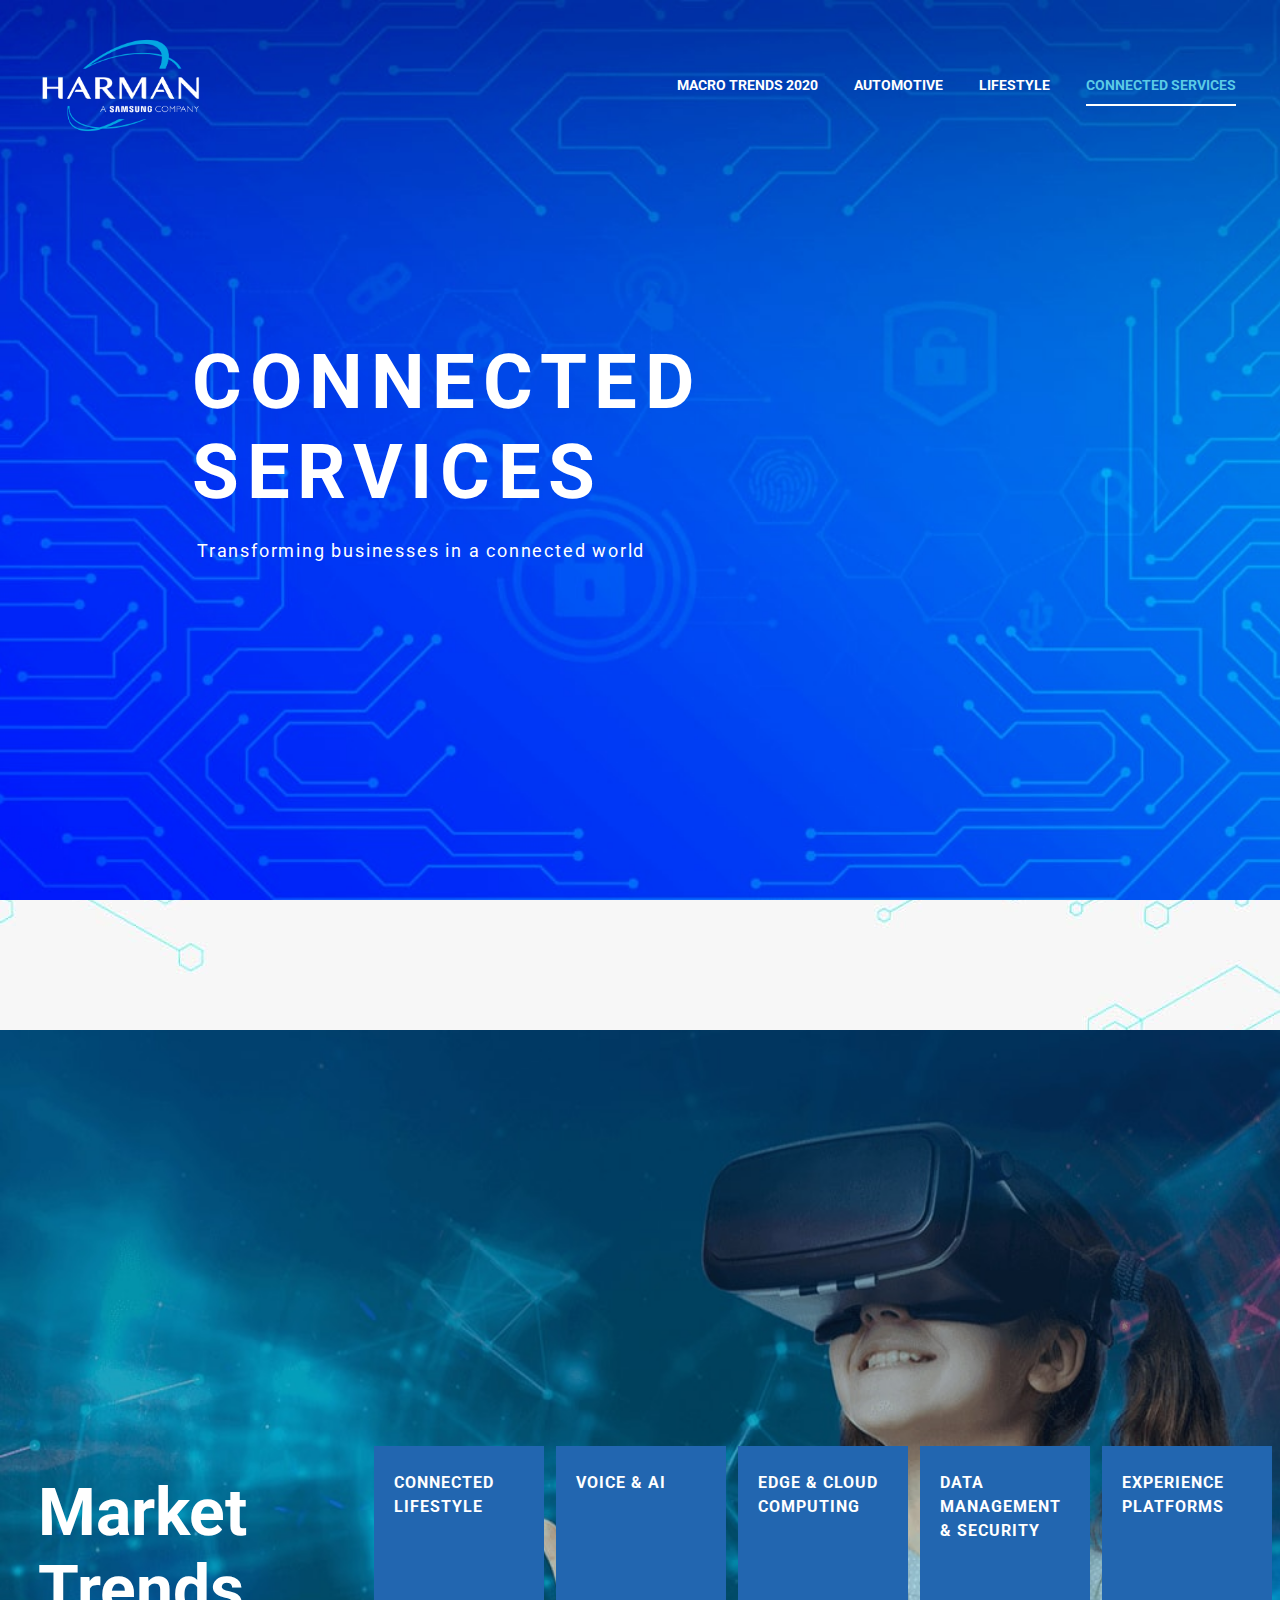
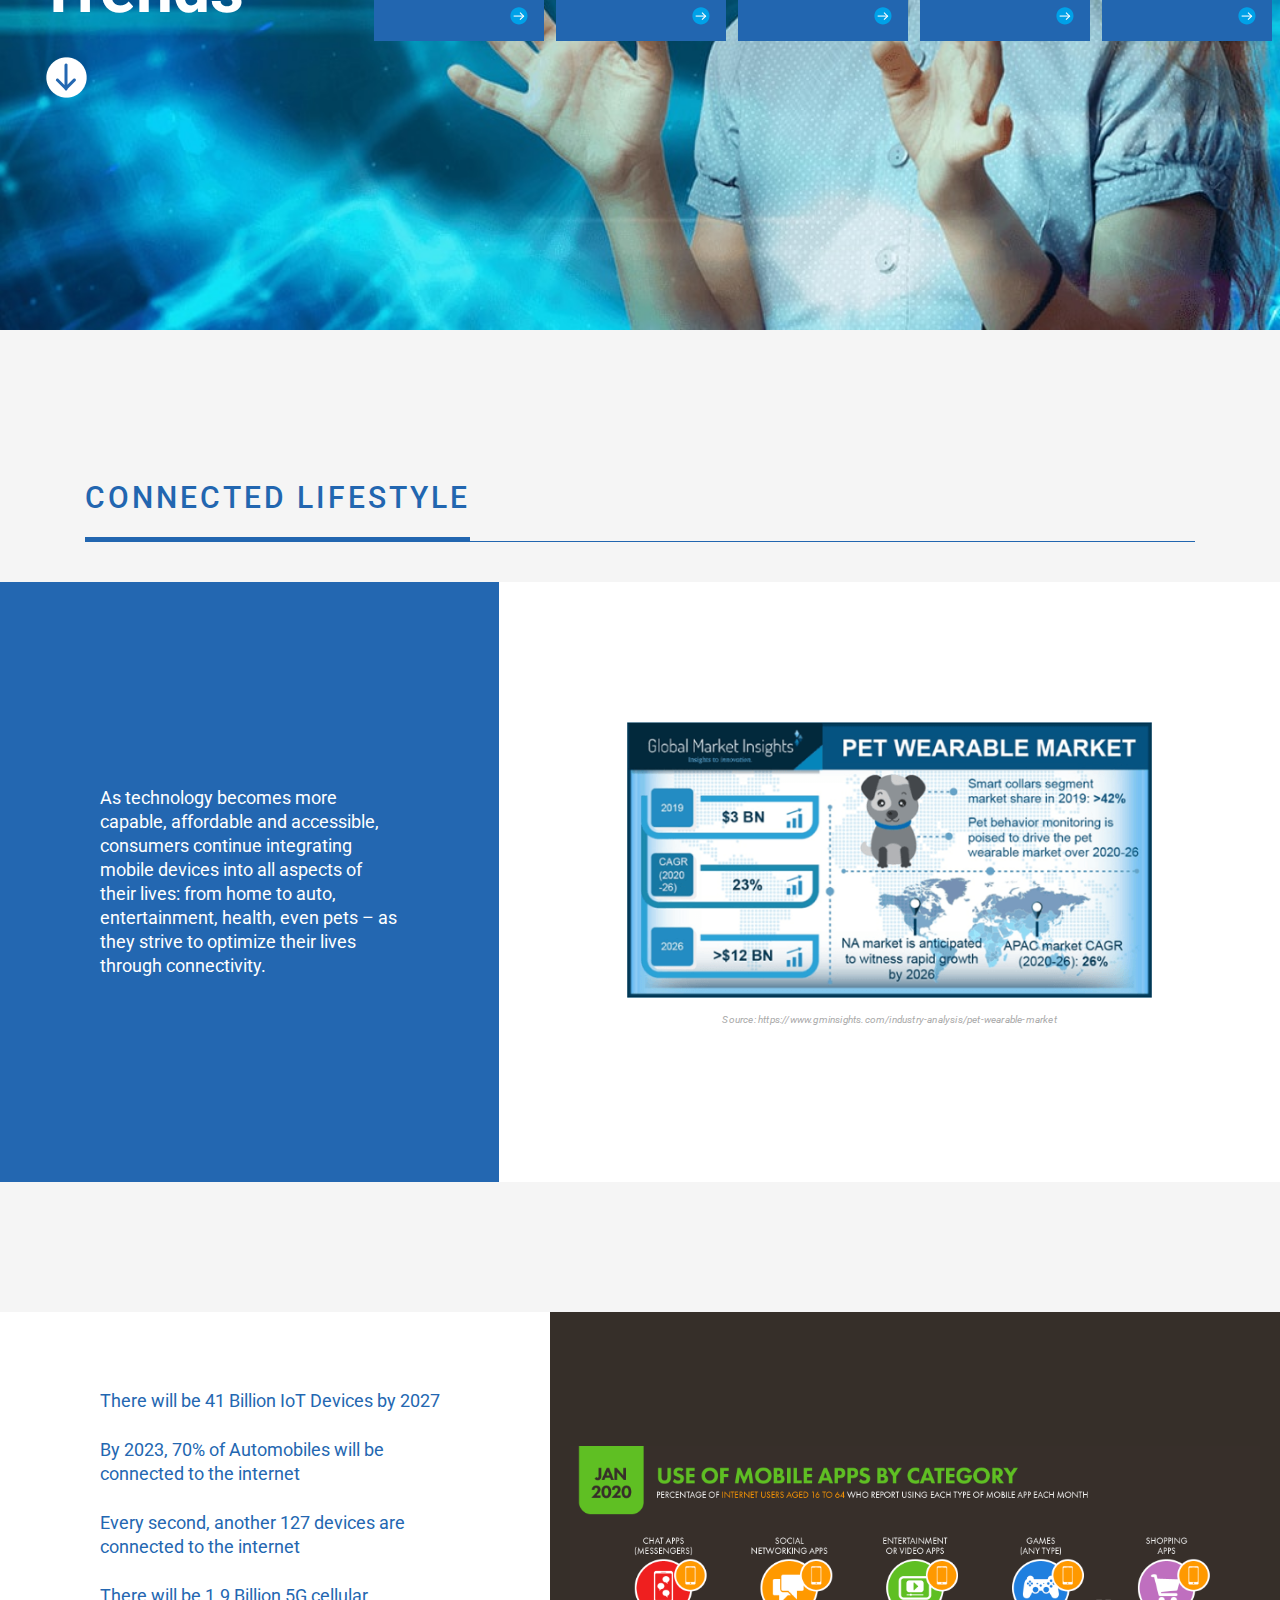
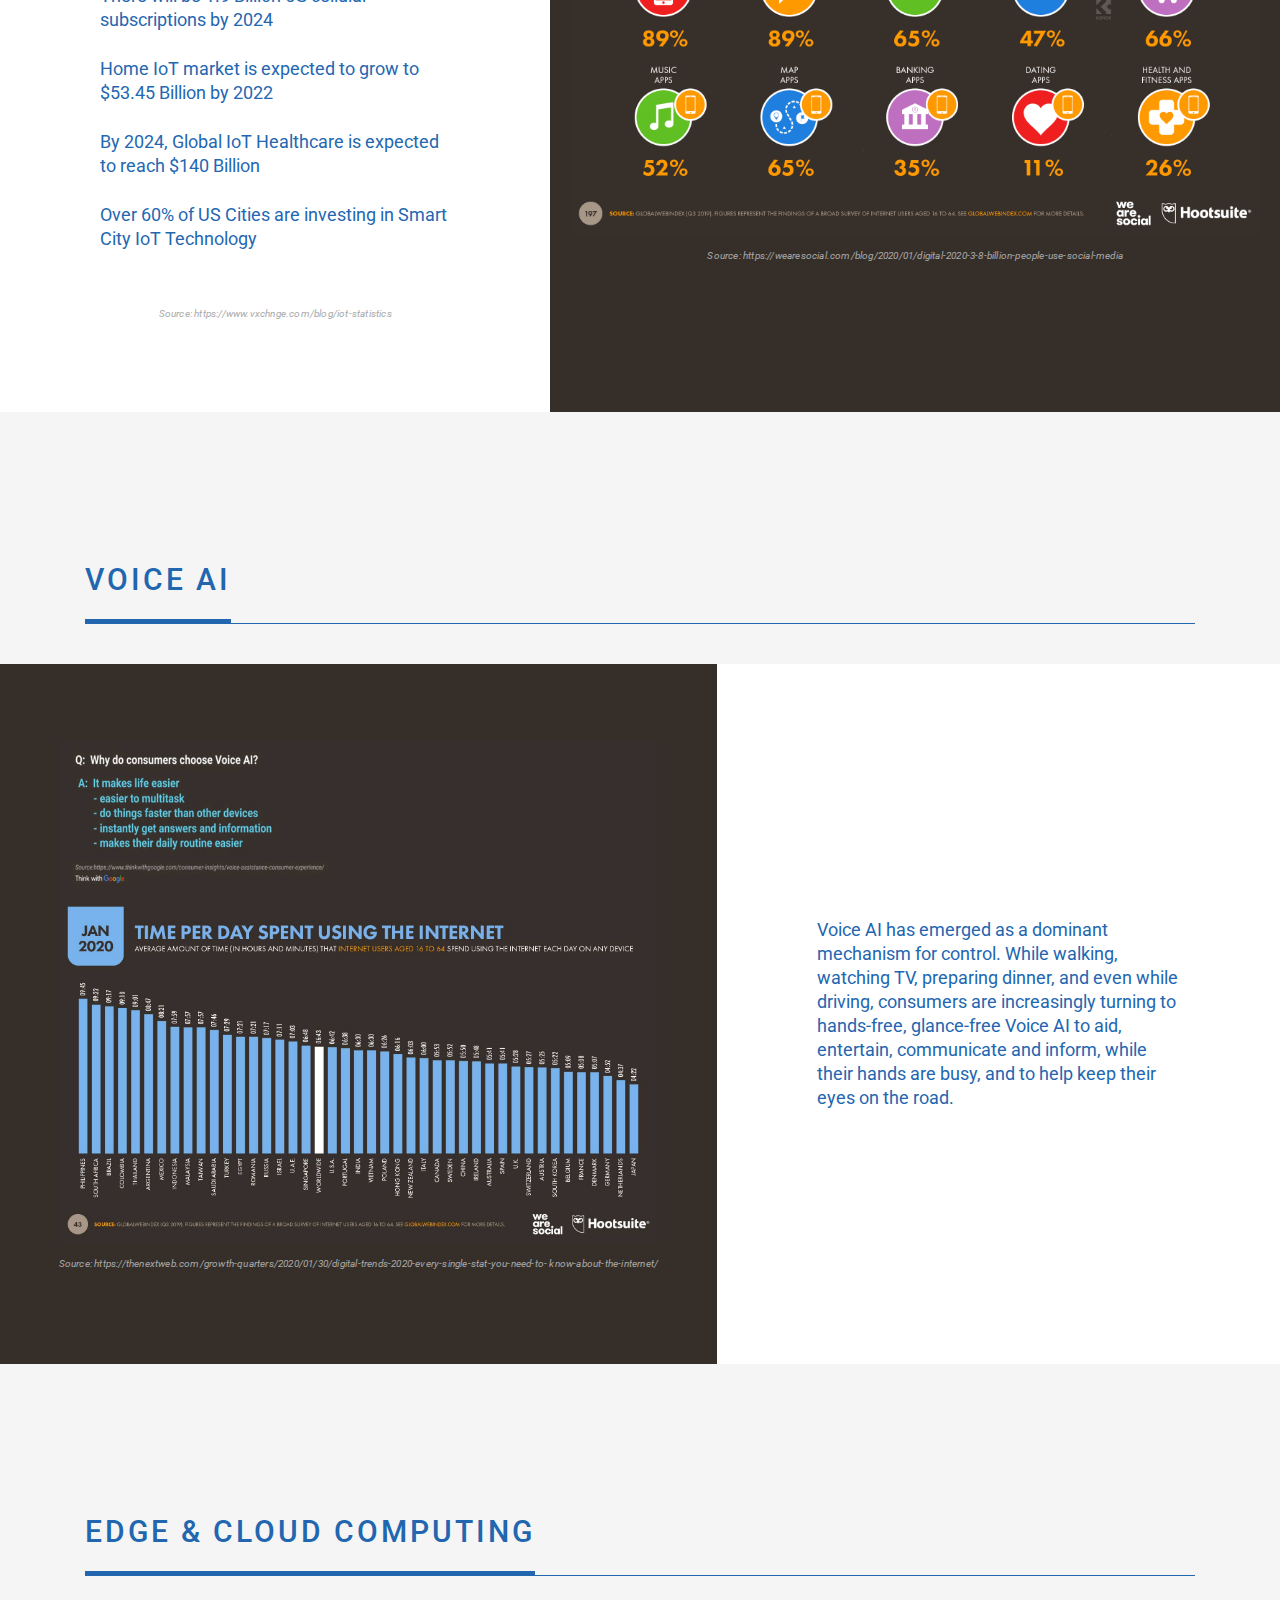
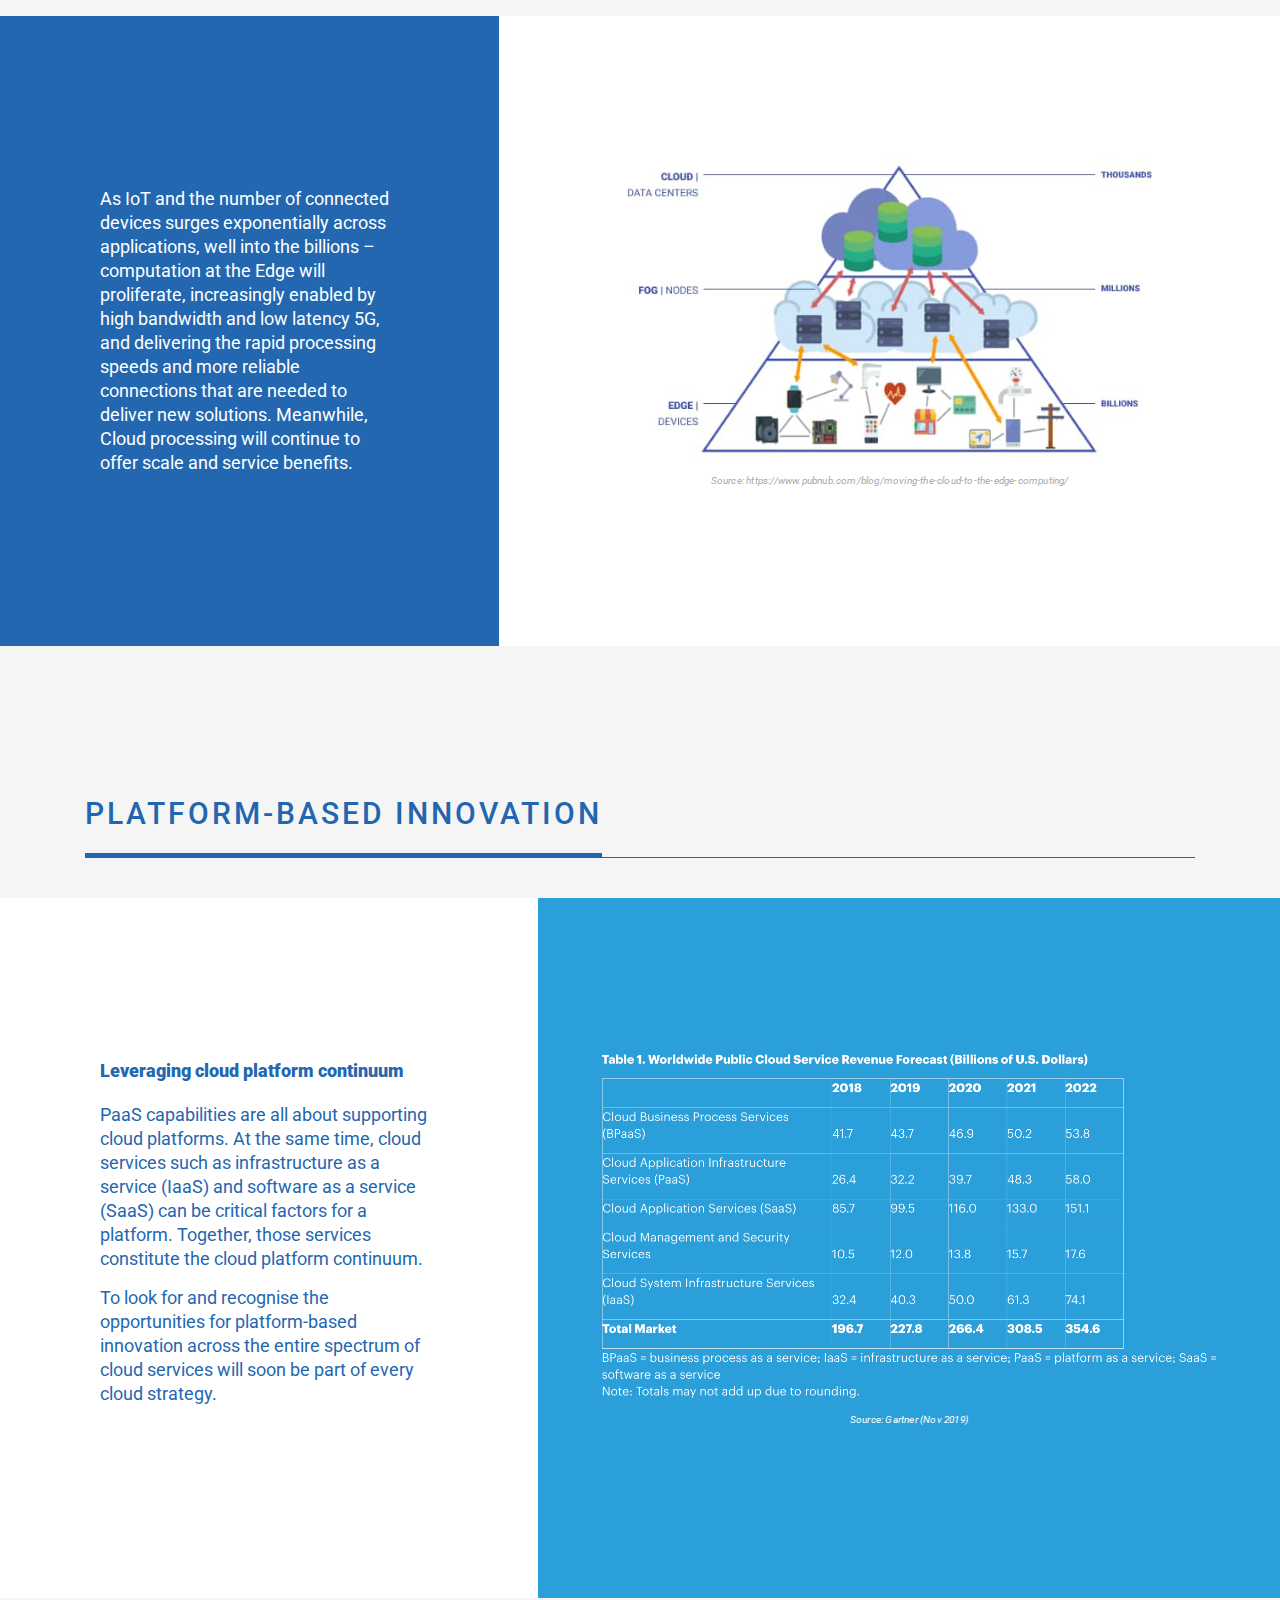
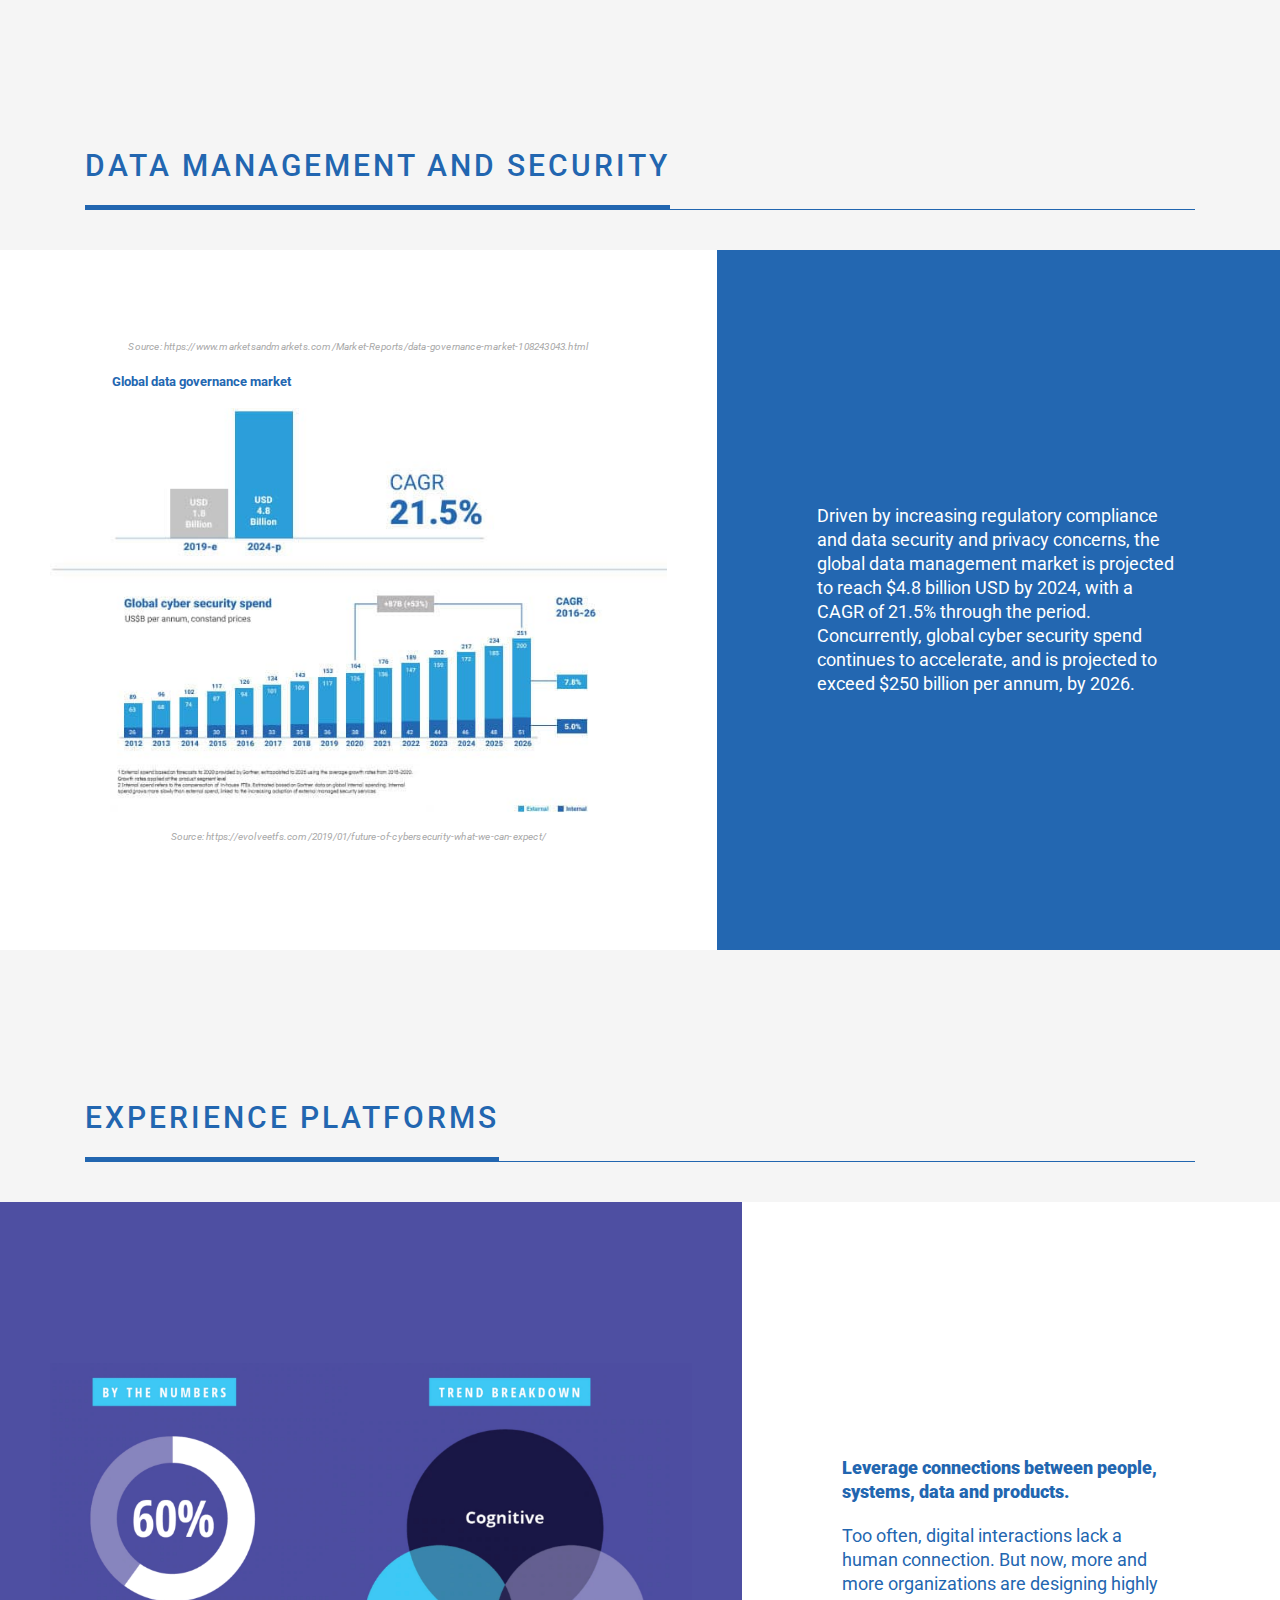
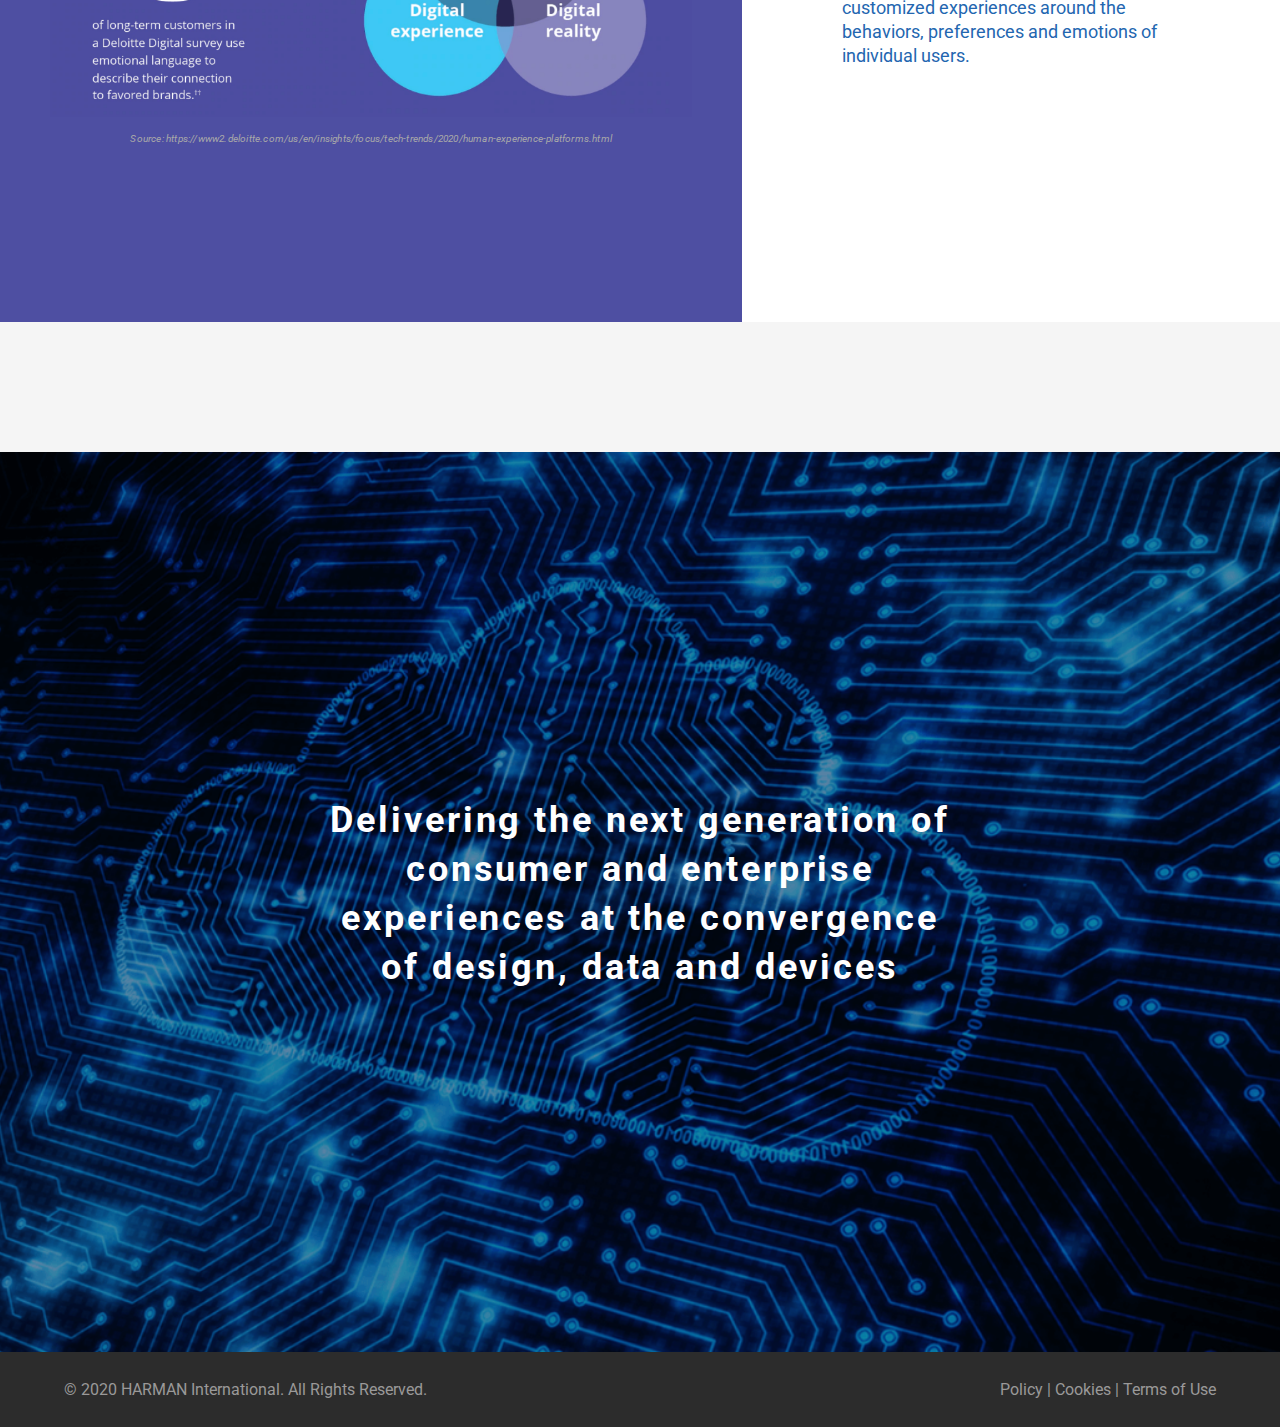
<file: connected-services.html>
<!doctype html>
<html lang="en">

<head>
    <!-- Required meta tags -->
    <meta charset="utf-8">
    <meta name="viewport" content="width=device-width, initial-scale=1, shrink-to-fit=no">

    <!-- Bootstrap CSS -->
    <link rel="stylesheet" href="https://maxcdn.bootstrapcdn.com/bootstrap/4.0.0/css/bootstrap.min.css"
        integrity="sha384-Gn5384xqQ1aoWXA+058RXPxPg6fy4IWvTNh0E263XmFcJlSAwiGgFAW/dAiS6JXm" crossorigin="anonymous">
    <link href="https://stackpath.bootstrapcdn.com/font-awesome/4.7.0/css/font-awesome.min.css" rel="stylesheet"
        integrity="sha384-wvfXpqpZZVQGK6TAh5PVlGOfQNHSoD2xbE+QkPxCAFlNEevoEH3Sl0sibVcOQVnN" crossorigin="anonymous">
    <link rel="stylesheet" href="assets/css/home-main.min.css">
    <link rel="stylesheet" href="assets/css/hcs-styles.css">
    <link rel="stylesheet" href="assets/css/mainnav.css">
    <link rel="stylesheet" href="assets/css/common.css">
    <title>TRENDS - 2020</title>
    <!-- Global site tag (gtag.js) - Google Analytics -->
    <script async src="https://www.googletagmanager.com/gtag/js?id=UA-166464982-1"></script>
    <script>
        window.dataLayer = window.dataLayer || [];
        function gtag() { dataLayer.push(arguments); }
        gtag('js', new Date());

        gtag('config', 'UA-166464982-1');
    </script>

</head>

<body class="harman-trendpage">
    <!-- HEADER START -->
    <nav class="navbar navbar-expand-xl navbar-dark header-class bg-faded">
        <a class="harman-logo navbar-brand" href="index.html"><img id="harman-logo" src="assets/images/harman-logo.png"
                title="Harman" alt="Harman"></a>
        <button class="navbar-toggler navbar-toggle collapsed" type="button" data-toggle="collapse"
            data-target="#navbarSupportedContent" aria-controls="navbarSupportedContent" aria-expanded="false"
            aria-label="Toggle navigation">
            <span class="sr-only">Toggle navigation</span> <span class="icon-bar top-bar"></span>
            <span class="icon-bar middle-bar"></span> <span class="icon-bar bottom-bar"></span>
        </button>

        <div class="collapse navbar-collapse" id="navbarSupportedContent">
            <ul class="navbar-nav ml-auto">
                <li class="nav-item"><a href="index.html" class="nav-link text-uppercase font-weight-bold">MACRO TRENDS
                        2020</a></li>
                <li class="nav-item"><a href="automotive.html"
                        class="nav-link text-uppercase font-weight-bold">AUTOMOTIVE</a>
                </li>
                <li class="nav-item"><a href="lifestyle.html"
                        class="nav-link text-uppercase font-weight-bold">LIFESTYLE</a>
                </li>
                <li class="nav-item active"><a href="#" class="nav-link text-uppercase font-weight-bold">Connected
                        Services</a>
                </li>
            </ul>
        </div>
    </nav>
    <!-- HEADER END -->

    <div class="container-fluid p-0 hcs-page">
        <!-- BANNER START -->
        <section class="bg-trend bg bg-banner">
            <div class="h-100 w-100 d-inline-block">
                <div class="d-flex h-100">
                    <div class="justify-content-center align-self-center hero-title-sec">
                        <h1 class="hero-banner-title hcs-title">CONNECTED SERVICES</h1>
                        <h6 class="hero-banner-cont">Transforming businesses in a connected world</h6>
                    </div>
                </div>
            </div>
        </section>
        <!-- BANNER END -->

        <!-- HCS TRENDS CONTENT START -->
        <div class="hcs-trends-section">
            <div class="hcs-trends">
                <!-- LEFT COLUMN START -->
                <div class="h-100 d-inline-block lft-column">
                    <div class="d-flex h-100">
                        <div class="w-100 justify-content-center align-self-center hcs-trends-lfttitle">
                            <h1>Market Trends</h1>
                            <a href="#" id="hcs-connected-lifestyle" class="down-arrow"><img
                                    src="assets/images/hcs/hcs-trends-down-arrow.png" alt="" title=""></a>
                        </div>
                    </div>
                </div>
                <!-- LEFT COLUMN END -->

                <!-- RIGHT COLUMN START -->
                <div class="h-100 d-inline-block rgt-column">
                    <div class="d-flex h-100 hcs-market-trends">
                        <div class="w-100 justify-content-center align-self-center">
                            <ul class="list-unstyled list-inline trends-list-item text-right">
                                <li id="cs-mt-bx1" class="list-inline-item"><span>CONNECTED LIFESTYLE</span><img
                                        class="trends-card-arrow" src="assets/images/right-arrow3.svg"></li>
                                <li id="cs-mt-bx2" class="list-inline-item"><span>VOICE &amp; AI</span><img
                                        class="trends-card-arrow" src="assets/images/right-arrow3.svg"></li>
                                <li id="cs-mt-bx3" class="list-inline-item"><span>EDGE &amp; CLOUD COMPUTING</span><img
                                        class="trends-card-arrow" src="assets/images/right-arrow3.svg"></li>
                                <li id="cs-mt-bx4" class="list-inline-item"><span>DATA MANAGEMENT &amp;
                                        SECURITY</span><img class="trends-card-arrow"
                                        src="assets/images/right-arrow3.svg"></li>
                                <li id="cs-mt-bx5" class="list-inline-item"><span>EXPERIENCE PLATFORMS</span><img
                                        class="trends-card-arrow" src="assets/images/right-arrow3.svg"></li>
                            </ul>
                        </div>
                    </div>
                </div>
                <!-- RIGHT COLUMN END -->
            </div>
        </div>
        <!-- HCS TRENDS CONTENT END -->

        <!-- CONNECTED LIFESTYLE SECTION 1 START -->
        <div class="con-lifestyle1 trends-section" id="connected-lifestyle">
            <!-- HEADER TITLE SECTION START -->
            <div class="global-header">
                <div class="container">
                    <div class="global-title">
                        <h1 class="m-0 section-title">CONNECTED LIFESTYLE</h1>
                    </div>
                </div>
            </div>
            <!-- HEADER TITLE SECTION END -->

            <div class="conn-lifestyle">
                <!-- LEFT COLUMN START -->
                <div class="h-100 d-flex d-inline-block cont-sec para-cont cont-bluebg">
                    <div class="w-100 justify-content-center align-self-center">
                        As technology becomes more capable, affordable and accessible, consumers continue
                        integrating mobile devices into all aspects of their lives: from home to auto,
                        entertainment, health, even pets – as they strive to optimize their lives through
                        connectivity.
                    </div>
                </div>
                <!-- LEFT COLUMN END -->

                <!-- RIGHT COLUMN START -->
                <div class="h-100 d-flex d-inline-block cont-imgsec">
                    <div class="w-100 justify-content-center align-self-center text-center">
                        <div class="img-container">
                            <img src="assets/images/hcs/hcs-connected-lifestyle.png" class="img-fluid"
                                title="Connected Lifestyle" alt="Connected Lifestyle">
                            <p class="source-text pt-3 text-center">Source:
                                https://www.gminsights.com/industry-analysis/pet-wearable-market
                            </p>
                        </div>
                    </div>
                </div>
                <!-- RIGHT COLUMN END -->
            </div>
        </div>
        <!-- CONNECTED LIFESTYLE SECTION 1 END -->

        <!-- CONNECTED LIFESTYLE SECTION 2 START -->
        <div class="con-lifestyle2">
            <div class="conn-lifestyle">
                <!-- LEFT COLUMN START -->
                <div class="h-100 d-flex d-inline-block cont-sec para-cont cont-whitebg">
                    <div class="w-100 justify-content-center align-self-center">
                        <ul class="list-unstyled cont-listitem">
                            <li>There will be 41 Billion IoT Devices by 2027</li>
                            <li>By 2023, 70% of Automobiles will be connected to the internet</li>
                            <li>Every second, another 127 devices are connected to the internet</li>
                            <li>There will be 1.9 Billion 5G cellular subscriptions by 2024</li>
                            <li>Home IoT market is expected to grow to $53.45 Billion by 2022</li>
                            <li>By 2024, Global IoT Healthcare is expected to reach $140 Billion</li>
                            <li>Over 60% of US Cities are investing in Smart City IoT Technology</li>
                        </ul>
                        <p class="source-text pt-3 text-center">Source:
                            https://www.vxchnge.com/blog/iot-statistics
                        </p>
                    </div>
                </div>
                <!-- LEFT COLUMN END -->

                <!-- RIGHT COLUMN START -->
                <div class="h-100 d-flex d-inline-block cont-imgsec">
                    <div class="w-100 justify-content-center align-self-center text-center">
                        <div class="img-container">
                            <img src="assets/images/hcs/hcs-connected-lifestyle2.png" class="img-fluid"
                                title="Connected Lifestyle" alt="Connected Lifestyle">

                            <p class="source-text pt-3 text-center">Source: https://wearesocial.com/blog/2020/01/digital-2020-3-8-billion-people-use-social-media</p>
                        </div>
                    </div>
                </div>
                <!-- RIGHT COLUMN END -->
            </div>
        </div>
        <!-- CONNECTED LIFESTYLE SECTION 2 END -->

        <!-- VOICE & AI SECTION START -->
        <div class="voice-ai trends-section" id="voiceai">
            <!-- HEADER TITLE SECTION START -->
            <div class="global-header">
                <div class="container">
                    <div class="global-title">
                        <h1 class="m-0 section-title">VOICE AI</h1>
                    </div>
                </div>
            </div>
            <!-- HEADER TITLE SECTION END -->

            <div class="voice-ai-section">
                <!-- LEFT COLUMN START -->
                <div class="h-100 d-flex d-inline-block cont-imgsec">
                    <div class="w-100 justify-content-center align-self-center text-center">
                        <div class="img-container">
                            <img src="assets/images/hcs/hcs-voice-ai-img.jpg" class="voiceai-image" title="Voice AI"
                                alt="Voice AI">
                            <p class="source-text pt-3 text-center">Source: https://thenextweb.com/growth-quarters/2020/01/30/digital-trends-2020-every-single-stat-you-need-to-
                                    know-about-the-internet/
                            </p>
                        </div>
                    </div>
                </div>
                <!-- LEFT COLUMN END -->

                <!-- RIGHT COLUMN START -->
                <div class="h-100 d-flex d-inline-block cont-sec para-cont cont-whitebg">
                    <div class="w-100 justify-content-center align-self-center">
                        Voice AI has emerged as a dominant mechanism for control. While walking, watching TV, preparing
                        dinner, and even while driving, consumers are increasingly turning to hands-free, glance-free
                        Voice AI to aid, entertain, communicate and inform, while their hands are busy, and to help keep
                        their eyes on the road.
                    </div>
                </div>
                <!-- RIGHT COLUMN END -->
            </div>
        </div>
        <!-- VOICE & AI SECTION END -->

        <!-- EDGE & CLOUD COMPUTING START -->
        <div class="edge-cloud-computing trends-section" id="edge-cloud-computing">
            <!-- HEADER TITLE SECTION START -->
            <div class="global-header">
                <div class="container">
                    <div class="global-title">
                        <h1 class="m-0 section-title">EDGE &amp; CLOUD COMPUTING</h1>
                    </div>
                </div>
            </div>
            <!-- HEADER TITLE SECTION END -->

            <div class="cloud-computing">
                <!-- LEFT COLUMN START -->
                <div class="h-100 d-flex d-inline-block cont-sec para-cont cont-bluebg">
                    <div class="w-100 justify-content-center align-self-center">
                        As IoT and the number of connected devices surges exponentially across applications, well into
                        the billions – computation at the Edge will proliferate, increasingly enabled by high bandwidth
                        and low latency 5G, and delivering the rapid processing speeds and more reliable connections
                        that are needed to deliver new solutions. Meanwhile, Cloud processing will continue to offer
                        scale and service benefits.
                    </div>
                </div>
                <!-- LEFT COLUMN END -->

                <!-- RIGHT COLUMN START -->
                <div class="h-100 d-flex d-inline-block cont-imgsec">
                    <div class="w-100 justify-content-center align-self-center text-center">
                        <div class="img-container">
                            <img src="assets/images/hcs/hcs-edge-cloud-computing.jpg" class="img-fluid"
                                title="Edge & Cloud Computing" alt="Edge & Cloud Computing">
                            <p class="source-text pt-3 text-center">Source: https://www.pubnub.com/blog/moving-the-cloud-to-the-edge-computing/
                            </p>
                        </div>
                    </div>
                </div>
                <!-- RIGHT COLUMN END -->
            </div>
        </div>
        <!-- EDGE & CLOUD COMPUTING END -->

        <!-- PLATFORM BASED INNOVATION SECTION START -->
        <div class="platform-innovation-section trends-section">
            <!-- HEADER TITLE SECTION START -->
            <div class="global-header">
                <div class="container">
                    <div class="global-title">
                        <h1 class="m-0 section-title">PLATFORM-BASED INNOVATION</h1>
                    </div>
                </div>
            </div>
            <!-- HEADER TITLE SECTION END -->

            <div class="platform-innovation">
                <!-- LEFT COLUMN START -->
                <div class="h-100 d-flex d-inline-block cont-sec para-cont cont-whitebg">
                    <div class="w-100 justify-content-center align-self-center">
                        <p class="strong-cont">Leveraging cloud platform continuum</p>
                        <ul class="list-unstyled cont-listitem">
                            <li>PaaS capabilities are all about supporting cloud platforms. At the same time, cloud
                                services such as infrastructure as a service (IaaS) and software as a service (SaaS) can
                                be critical factors for a platform. Together, those services constitute the cloud
                                platform continuum.</li>
                            <li>To look for and recognise the opportunities for platform-based innovation across the
                                entire spectrum of cloud services will soon be part of every cloud strategy.</li>
                        </ul>
                    </div>
                </div>
                <!-- LEFT COLUMN END -->

                <!-- RIGHT COLUMN START -->
                <div class="h-100 d-flex d-inline-block cont-imgsec">
                    <div class="w-100 justify-content-center align-self-center text-center">
                        <div class="img-container">
                            <img src="assets/images/hcs/hcs-platform-based-innovation.png" class="img-fluid"
                                title="Platform-Based Innovation" alt="Platform-Based Innovation">
                            <p class="source-text pt-3 text-center" style="color: #fff;">Source: Gartner (Nov 2019)</p>
                        </div>
                    </div>
                </div>
                <!-- RIGHT COLUMN END -->
            </div>
        </div>
        <!-- PLATFORM BASED INNOVATION SECTION END -->

        <!-- DATA MANAGEMENT AND SECURITY SECTION START -->
        <div class="data-mngt-security trends-section" id="data-mngt-security">
            <!-- HEADER TITLE SECTION START -->
            <div class="global-header">
                <div class="container">
                    <div class="global-title">
                        <h1 class="m-0 section-title">DATA MANAGEMENT AND SECURITY</h1>
                    </div>
                </div>
            </div>
            <!-- HEADER TITLE SECTION END -->

            <div class="data-mngement-security">
                <!-- LEFT COLUMN START -->
                <div class="h-100 d-flex d-inline-block cont-imgsec">
                    <div class="w-100 justify-content-center align-self-center text-center">
                        <div class="img-container">
                            <p class="source-text text-center">Source: https://www.marketsandmarkets.com/Market-Reports/data-governance-market-108243043.html
                            </p>
                            <span class="extra-heading">Global data governance market</span>
                            <img src="assets/images/hcs/hcs-data-management-security.jpg" class="img-fluid"
                                title="Data Management and Security" alt="Data Management and Security">
                            <p class="source-text pt-3 text-center">Source: https://evolveetfs.com/2019/01/future-of-cybersecurity-what-we-can-expect/
                            </p>
                        </div>
                    </div>
                </div>
                <!-- LEFT COLUMN END -->

                <!-- RIGHT COLUMN START -->
                <div class="h-100 d-flex d-inline-block cont-sec para-cont cont-bluebg">
                    <div class="w-100 justify-content-center align-self-center">
                        Driven by increasing regulatory compliance and data security and privacy concerns, the global
                        data management market is projected to reach $4.8 billion USD by 2024, with a CAGR of 21.5%
                        through the period. Concurrently, global cyber security spend continues to accelerate, and is
                        projected to exceed $250 billion per annum, by 2026.
                    </div>
                </div>
                <!-- RIGHT COLUMN END -->
            </div>
        </div>
        <!-- DATA MANAGEMENT AND SECURITY SECTION END -->

        <!-- EXPERIENCE PLATFORMS SECTION START -->
        <div class="exp-platform-section trends-section" id="exp-platform">
            <!-- HEADER TITLE SECTION START -->
            <div class="global-header">
                <div class="container">
                    <div class="global-title">
                        <h1 class="m-0 section-title">EXPERIENCE PLATFORMS</h1>
                    </div>
                </div>
            </div>
            <!-- HEADER TITLE SECTION END -->

            <div class="exp-platform">
                <!-- LEFT COLUMN START -->
                <div class="h-100 d-flex d-inline-block cont-imgsec">
                    <div class="w-100 justify-content-center align-self-center text-center">
                        <div class="img-container">
                            <img src="assets/images/hcs/hcs-experience-platforms.png" class="img-fluid"
                                title="Experience Platforms" alt="Experience Platforms">
                            <p class="source-text pt-3 text-center">Source: https://www2.deloitte.com/us/en/insights/focus/tech-trends/2020/human-experience-platforms.html
                            </p>
                        </div>
                    </div>
                </div>
                <!-- LEFT COLUMN END -->

                <!-- RIGHT COLUMN START -->
                <div class="h-100 d-flex d-inline-block cont-sec para-cont cont-whitebg">
                    <div class="w-100 justify-content-center align-self-center">
                        <span class="strong-cont">Leverage connections between people, systems, data and
                            products.</span>
                        Too often, digital interactions lack a human connection. But now, more and more organizations
                        are designing highly customized experiences around the behaviors, preferences and emotions of
                        individual users.
                    </div>
                </div>
                <!-- RIGHT COLUMN END -->
            </div>
        </div>
        <!-- EXPERIENCE PLATFORMS SECTION END -->

        <!-- CLOSING SECTION START -->
        <div class="closing-cont-section">
            <div class="closing-cont">
                <!-- LEFT COLUMN START -->
                <div class="h-100 d-flex d-inline-block cont-whitebg">
                    <div class="w-100 justify-content-center align-self-center text-center">
                        <p class="summary">Delivering the next generation of consumer and enterprise experiences at the
                            convergence of
                            design, data and devices</p>
                    </div>
                </div>
                <!-- LEFT COLUMN END -->
            </div>
        </div>
        <!-- CLOSING SECTION END -->
        <a href="#" id="scrollTop" style="display: none;"><span class="backtotop-txt">Back to Top</span><span
                class="arrow"><img src="assets/images/scroll-top-icon.svg" alt="Back to top"
                    title="Back to top"></span></a>
    </div>
    <h3 class="error">Whoops! Right now this website doesn't handle resizing or browsers less than 768px wide. Reload
        this page or try higher resolution for better experience!</h3>
    <footer>
        &copy; 2020 HARMAN International. All Rights Reserved.
        <span><a href="https://www.harman.com/privacy-policy" class="footer-link" target="_blank">Policy</a> | <a
                href="https://www.harman.com/cookies-statement" class="footer-link" target="_blank">Cookies</a> | <a
                href="https://www.harman.com/terms-use" class="footer-link" target="_blank">Terms of Use</a></span>
    </footer>
    <!-- Optional JavaScript -->
    <!-- jQuery first, then Popper.js, then Bootstrap JS -->
    <script src="https://ajax.googleapis.com/ajax/libs/jquery/3.5.1/jquery.min.js"></script>
    <script src="https://cdnjs.cloudflare.com/ajax/libs/popper.js/1.12.9/umd/popper.min.js"
        integrity="sha384-ApNbgh9B+Y1QKtv3Rn7W3mgPxhU9K/ScQsAP7hUibX39j7fakFPskvXusvfa0b4Q"
        crossorigin="anonymous"></script>
    <script src="https://maxcdn.bootstrapcdn.com/bootstrap/4.0.0/js/bootstrap.min.js"
        integrity="sha384-JZR6Spejh4U02d8jOt6vLEHfe/JQGiRRSQQxSfFWpi1MquVdAyjUar5+76PVCmYl"
        crossorigin="anonymous"></script>
    <script type="text/javascript" src="assets/js/trend-main.js"></script>

</body>

</html>
</file>
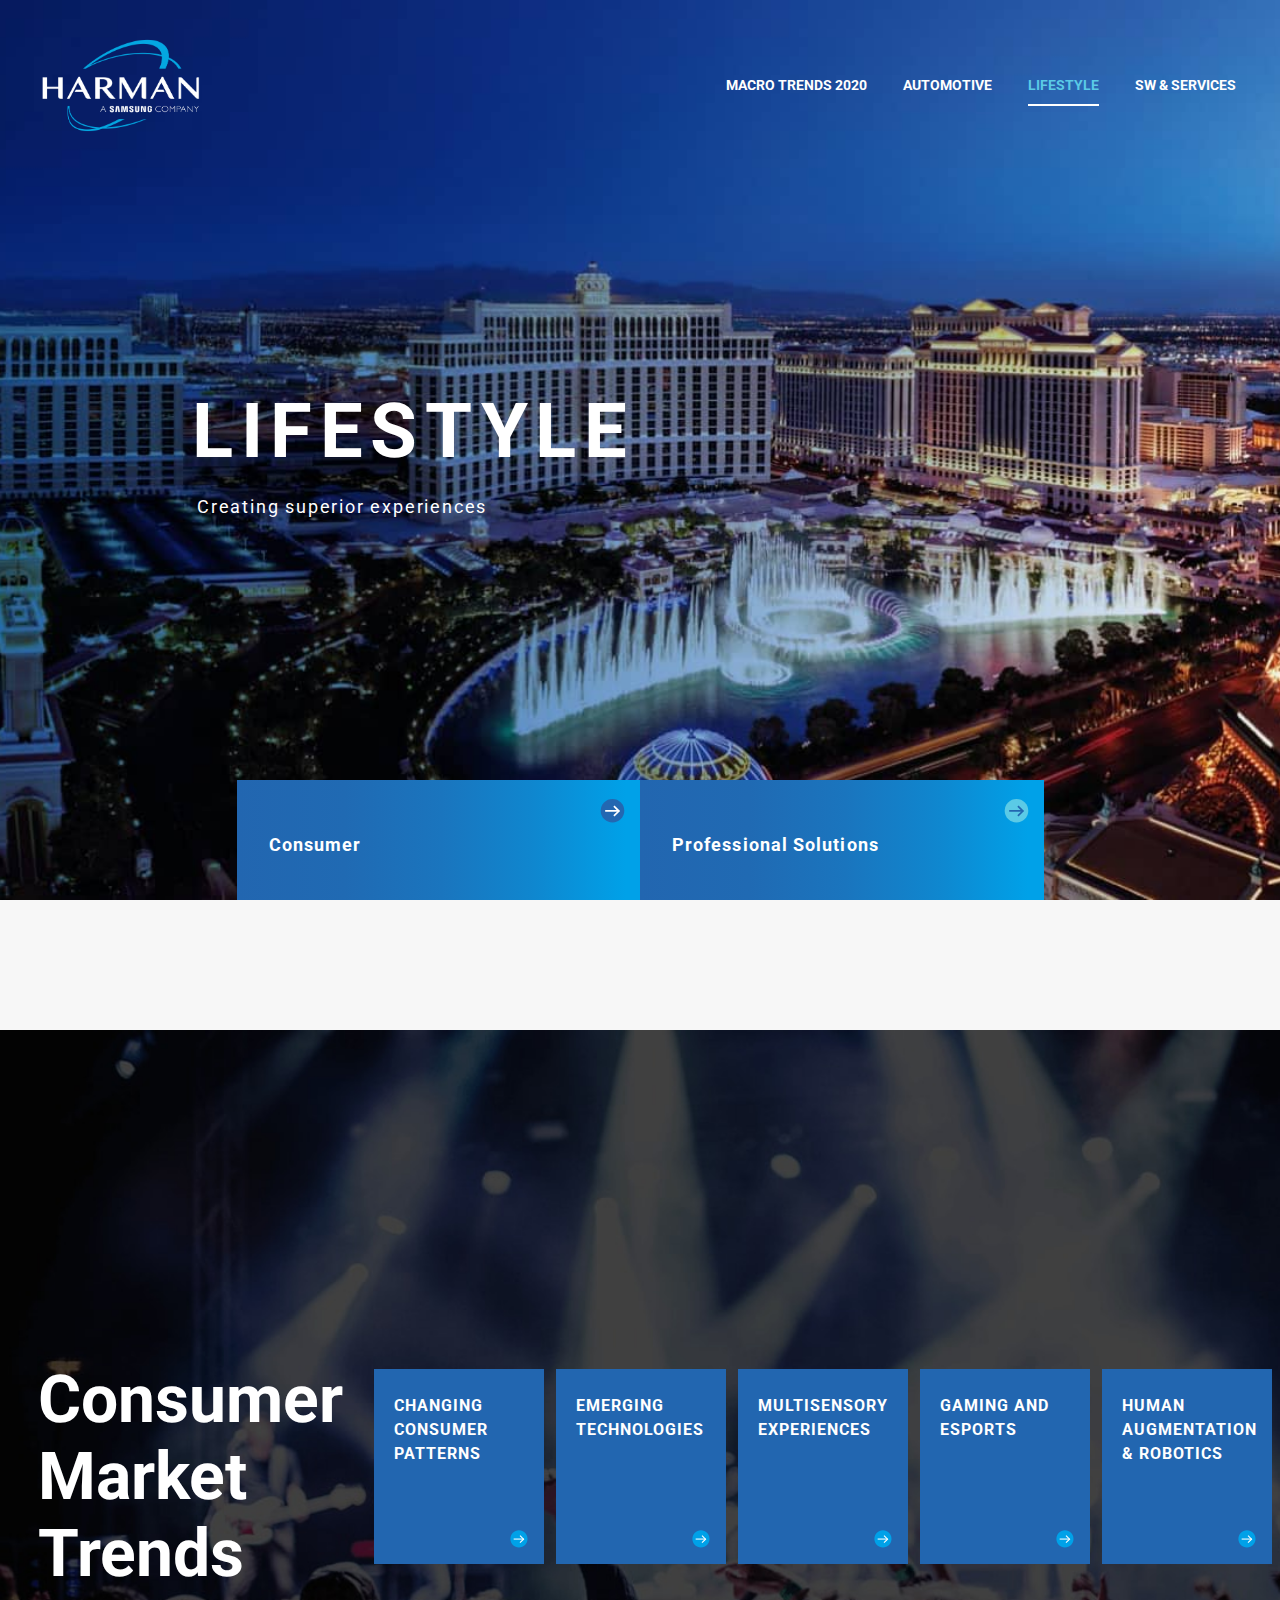
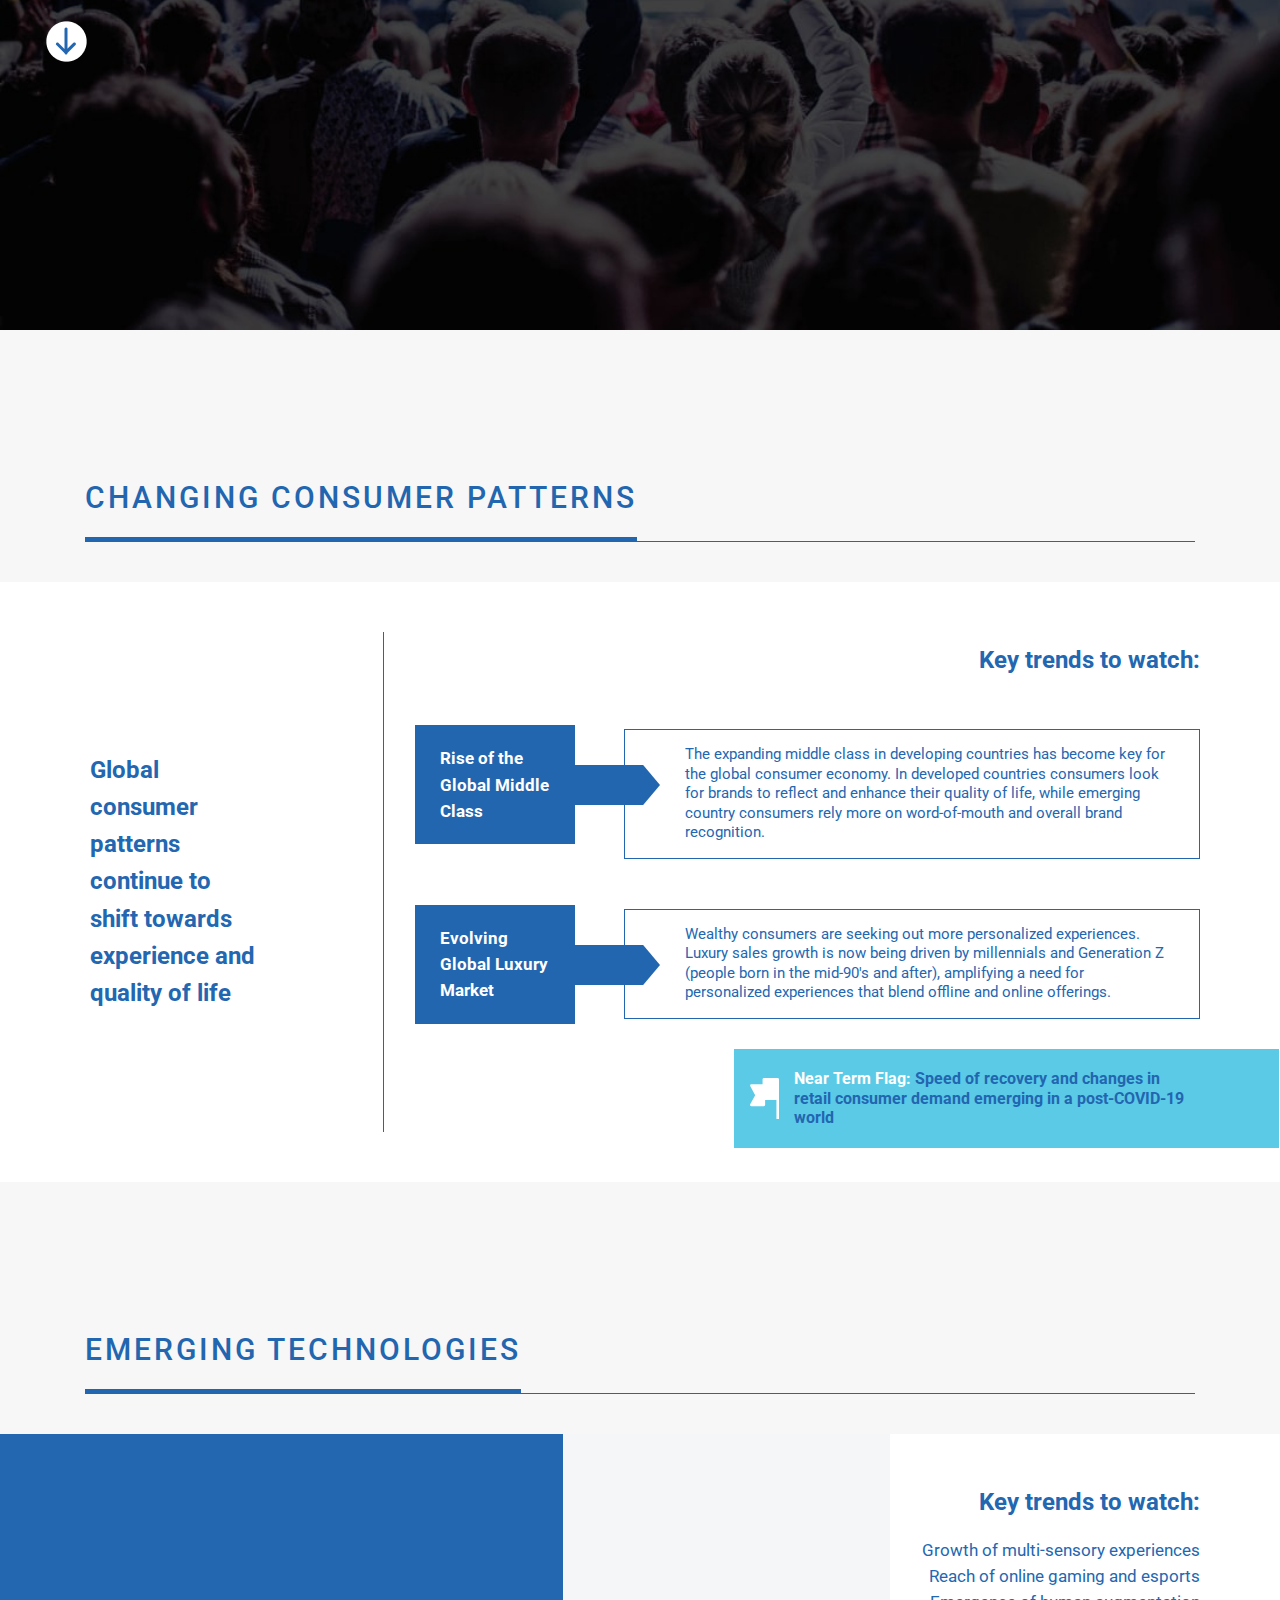
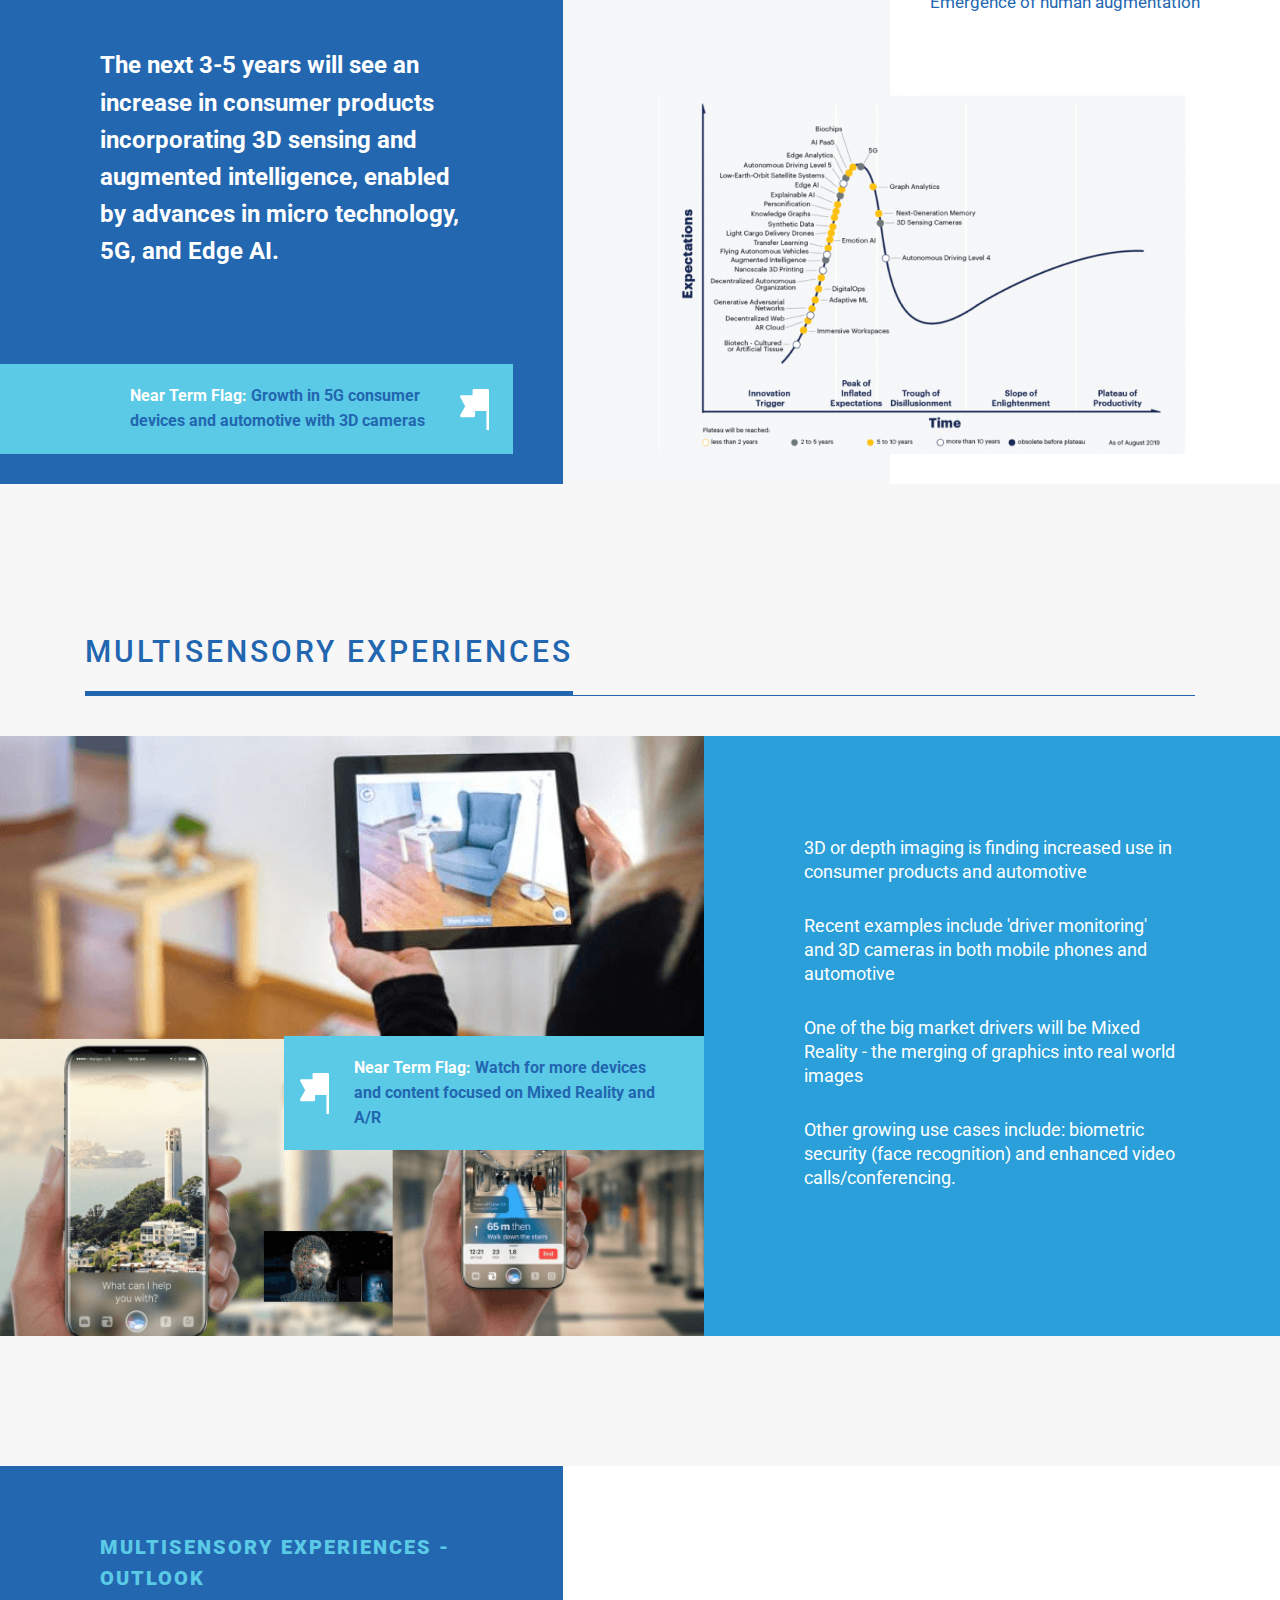
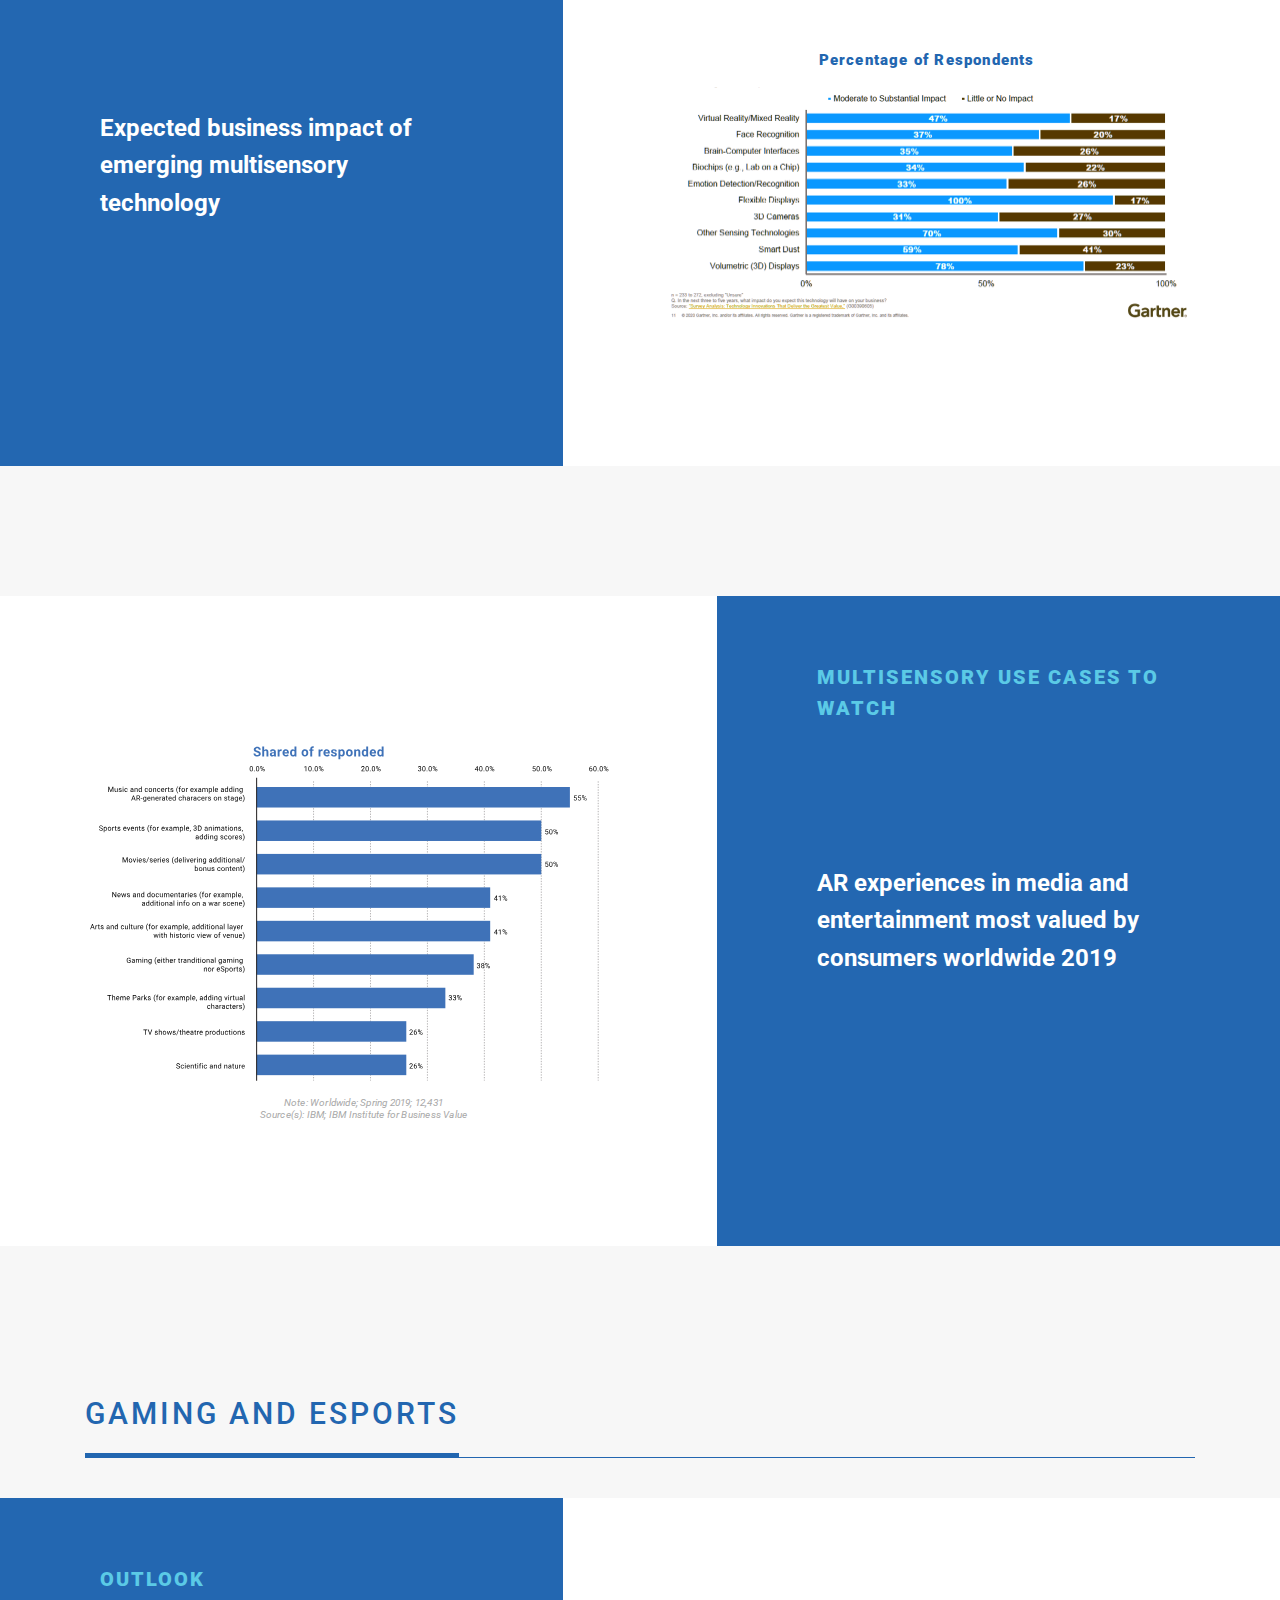
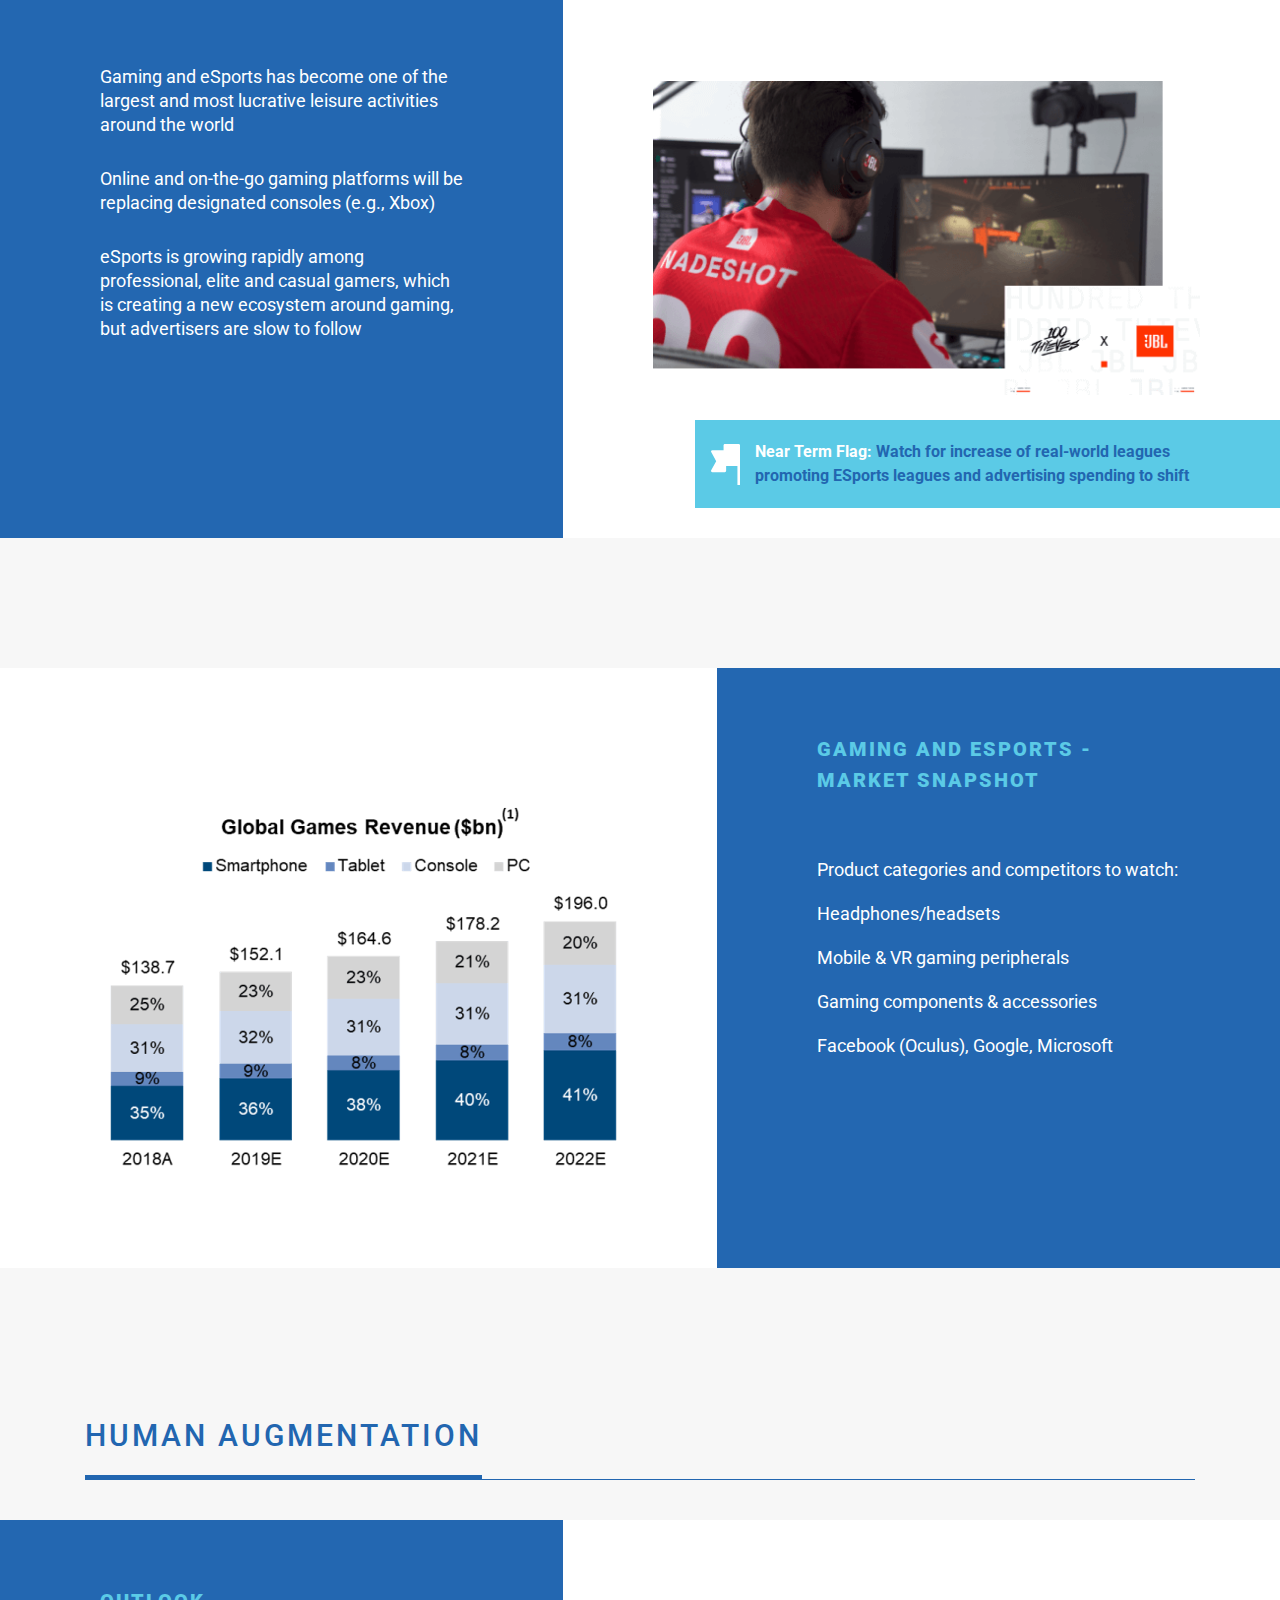
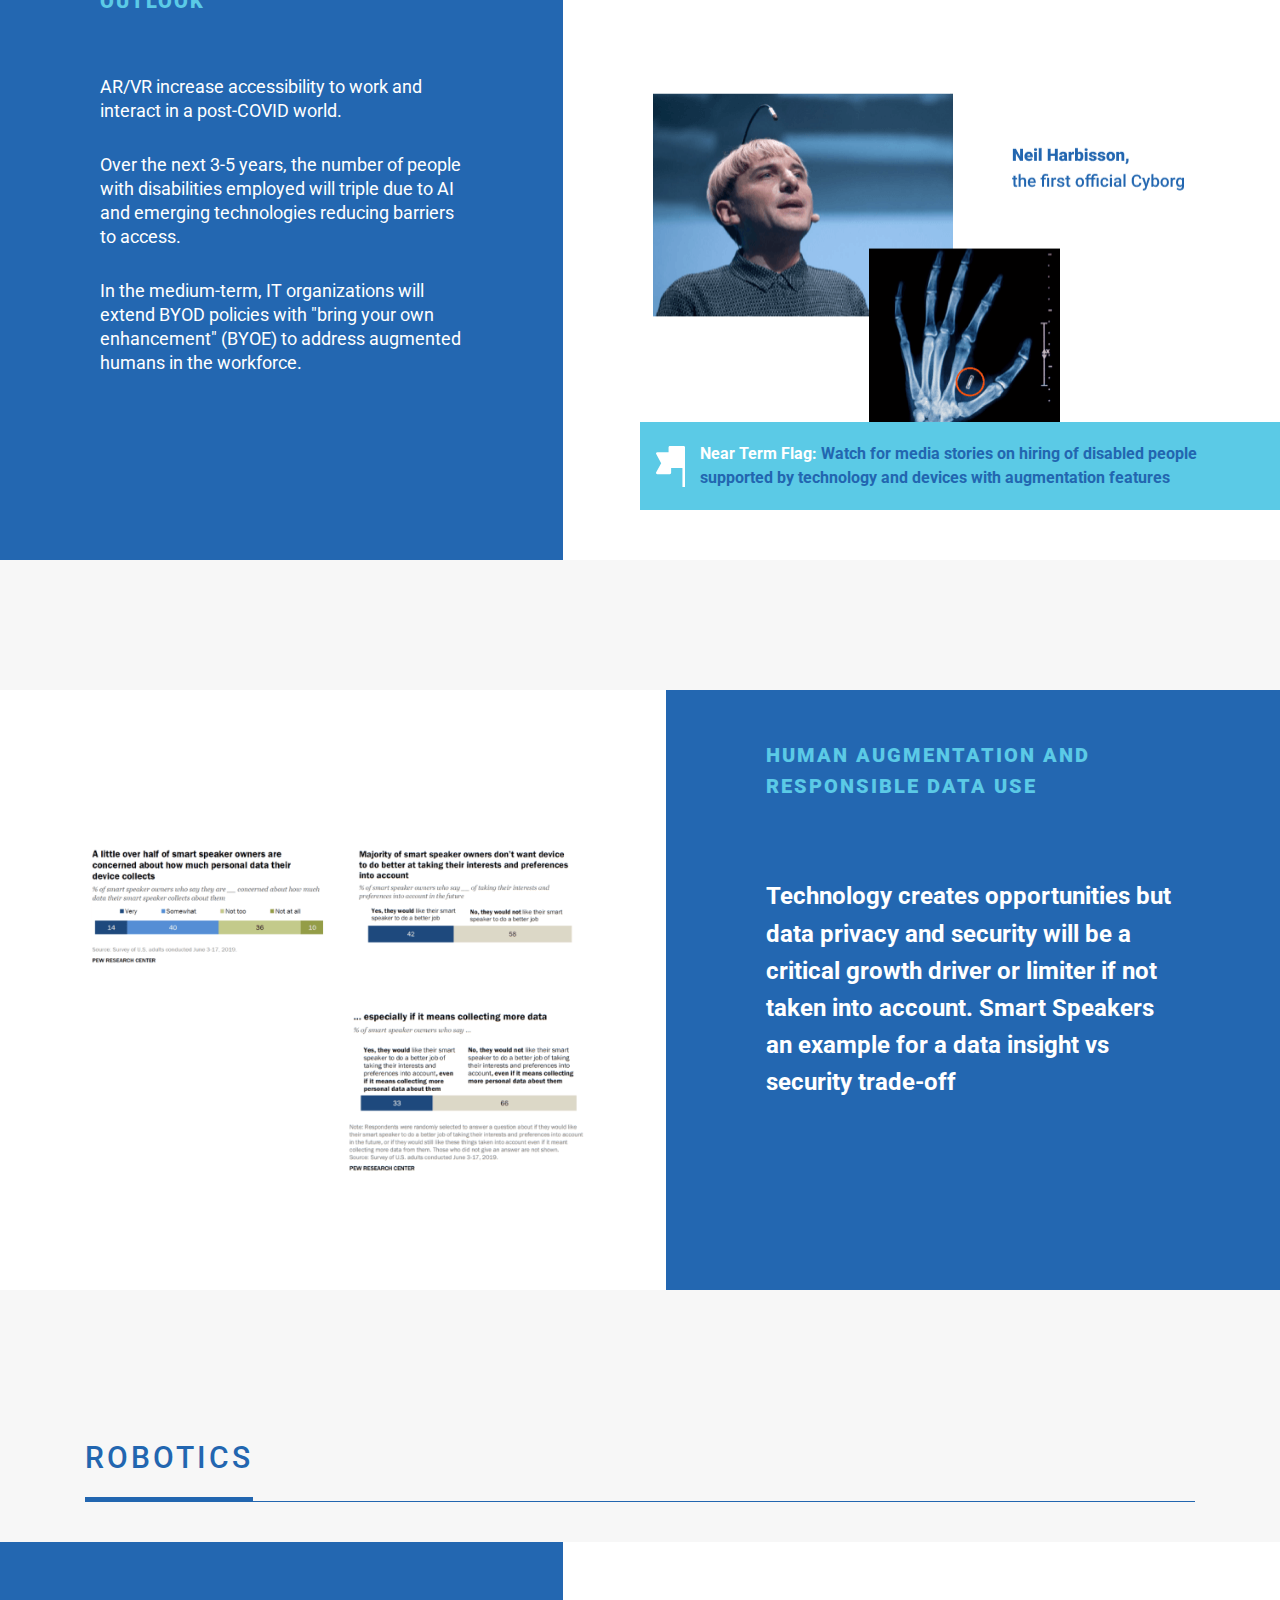
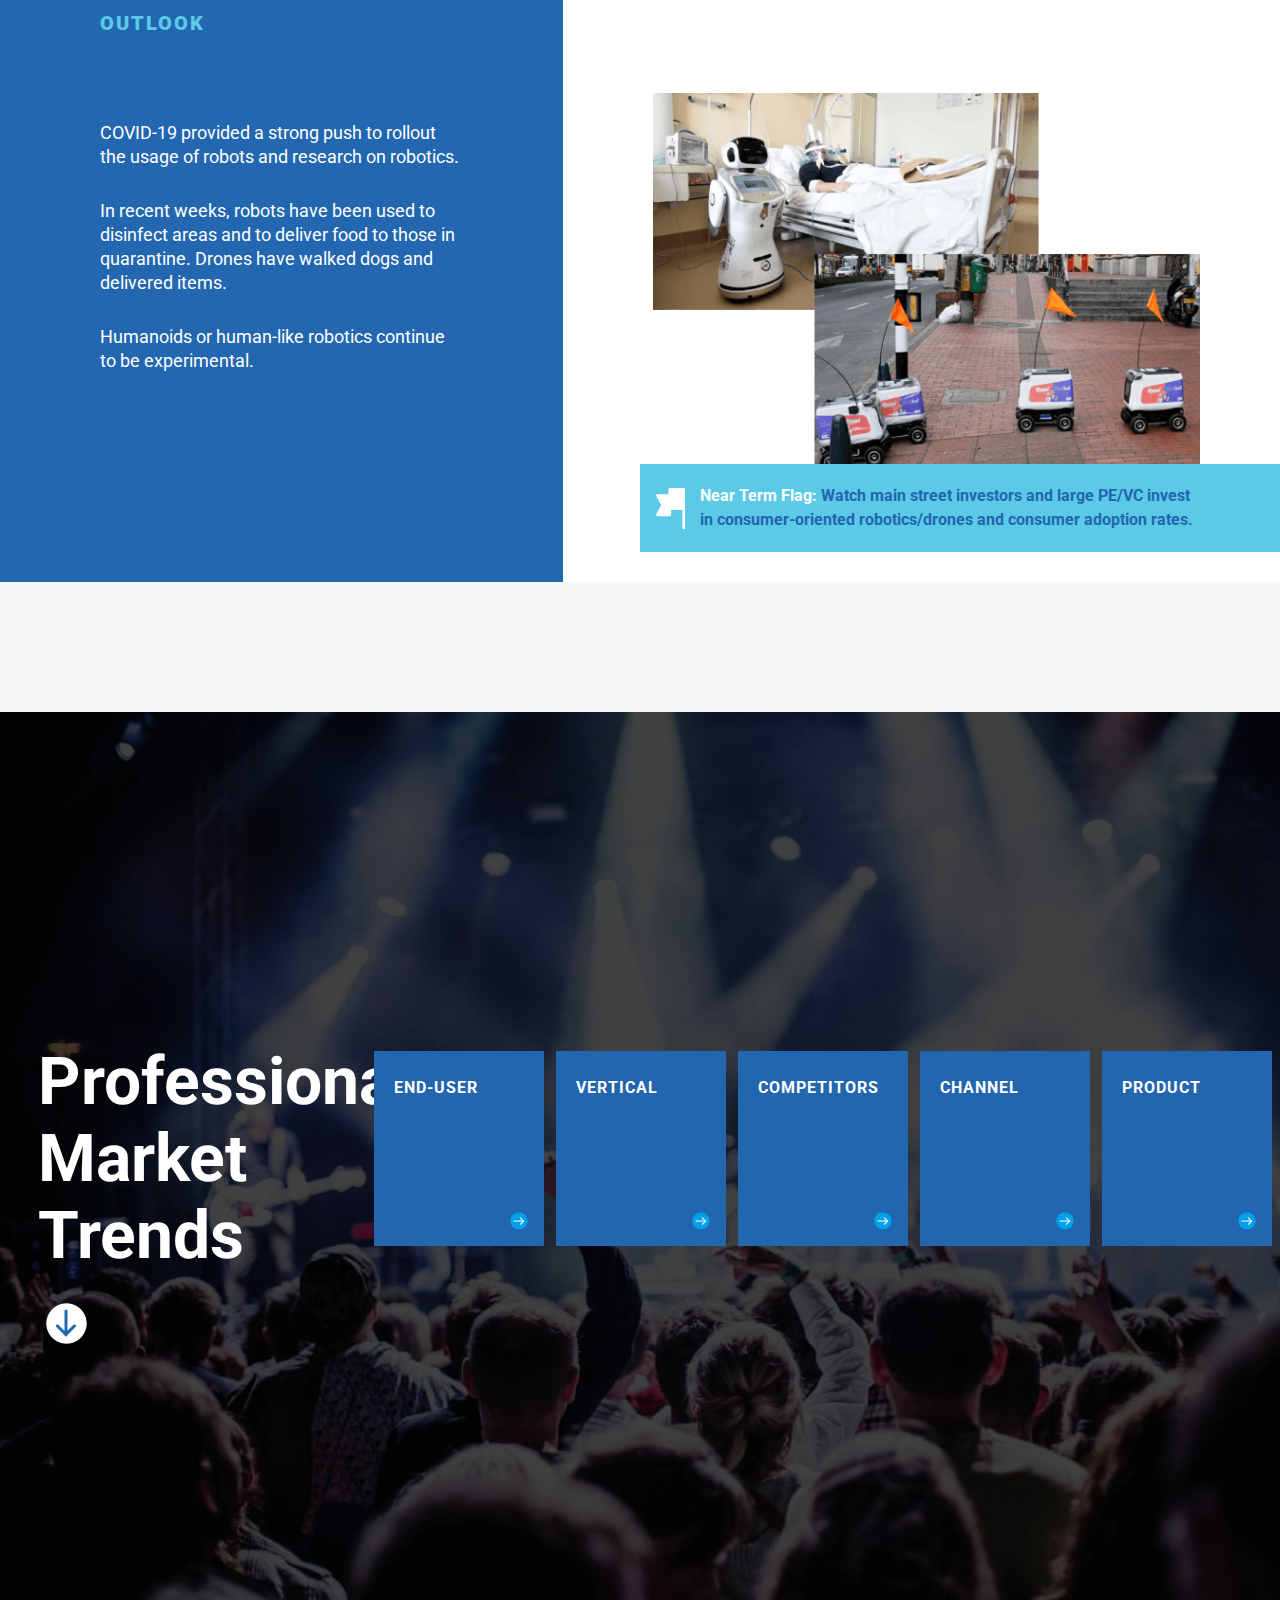
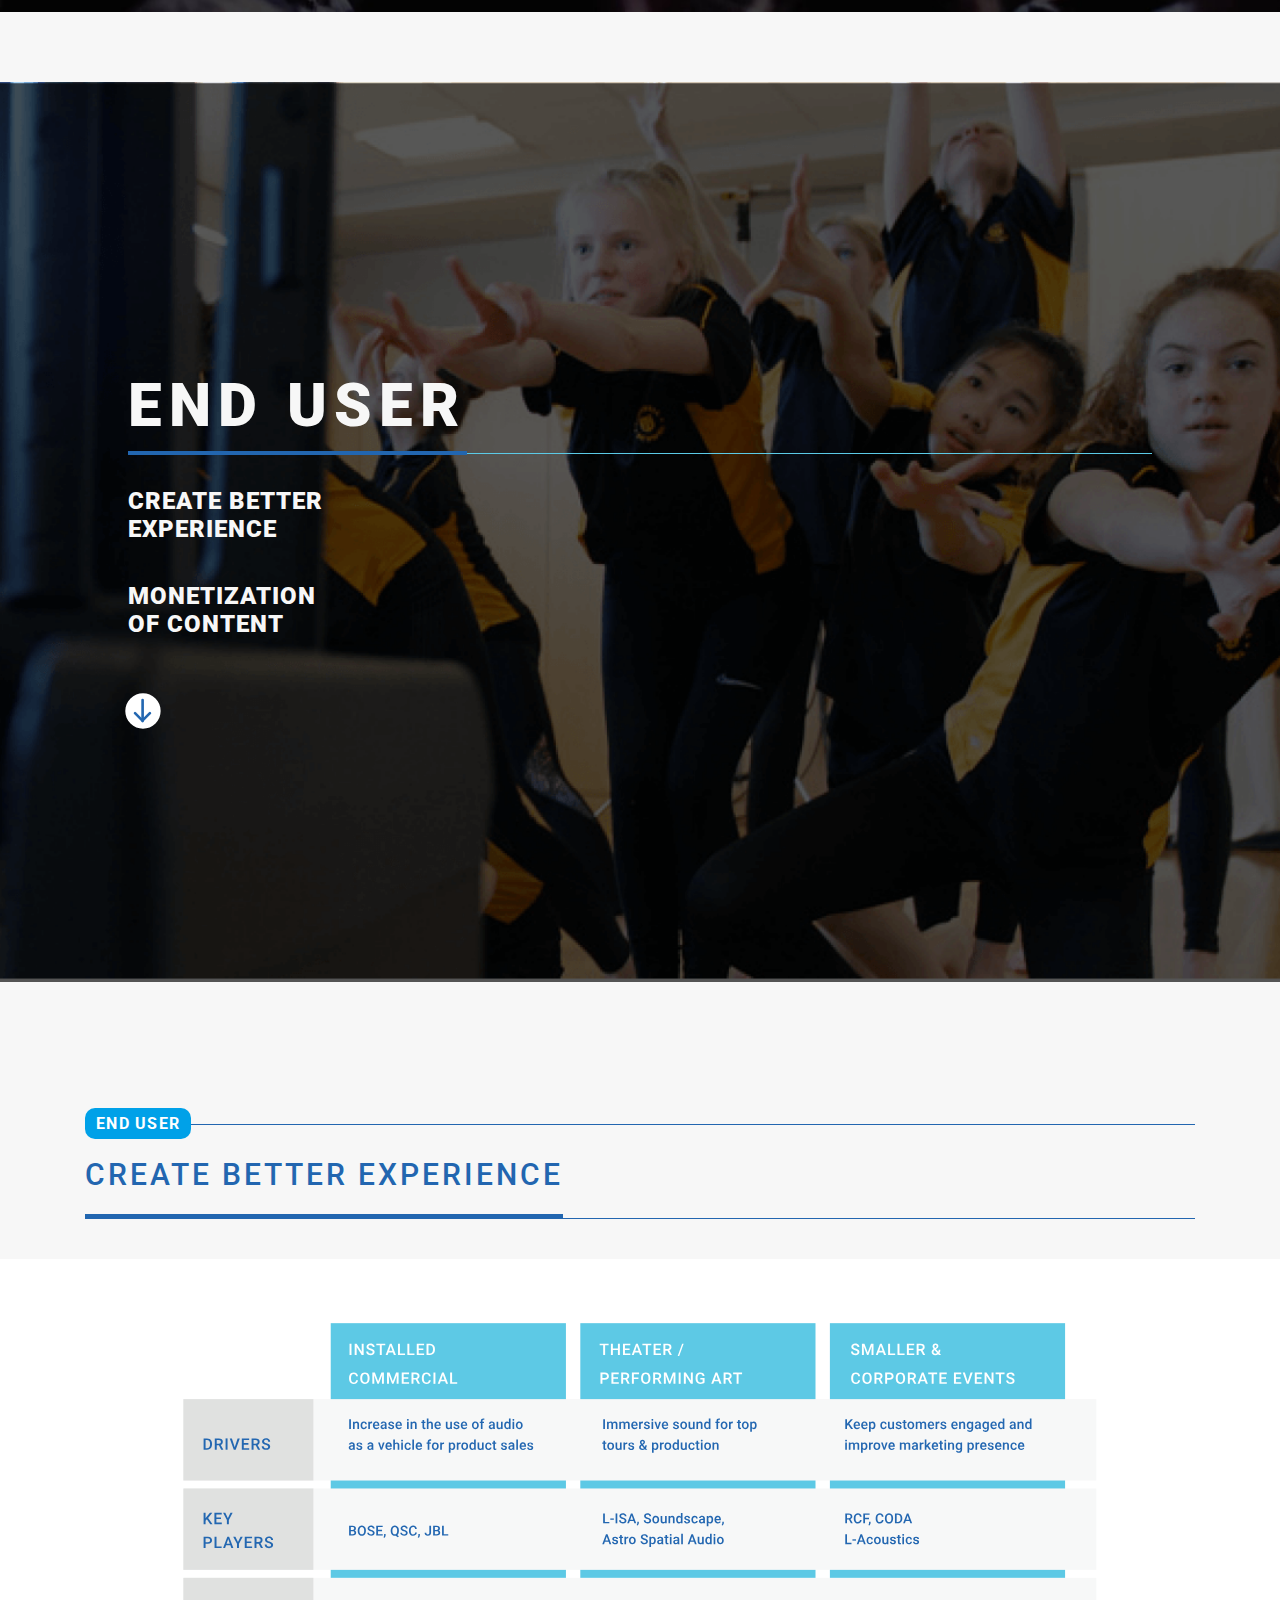
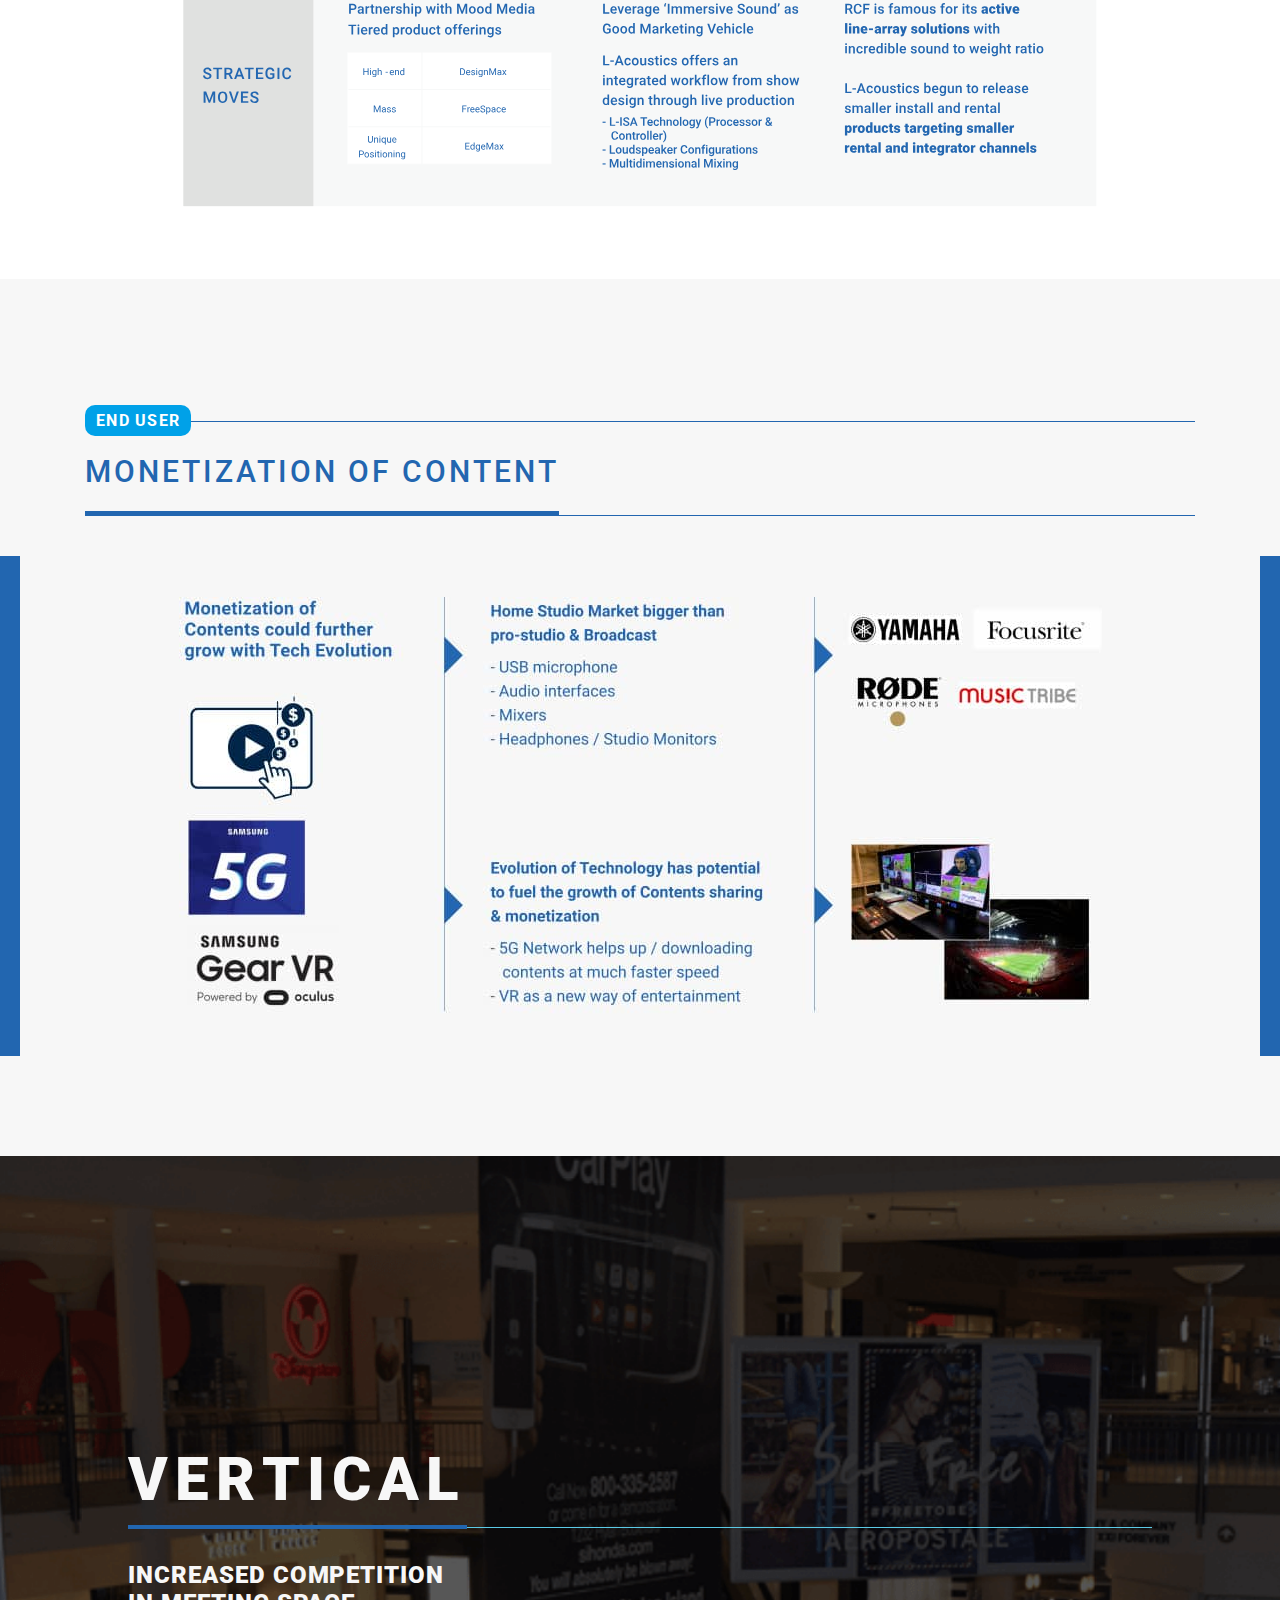
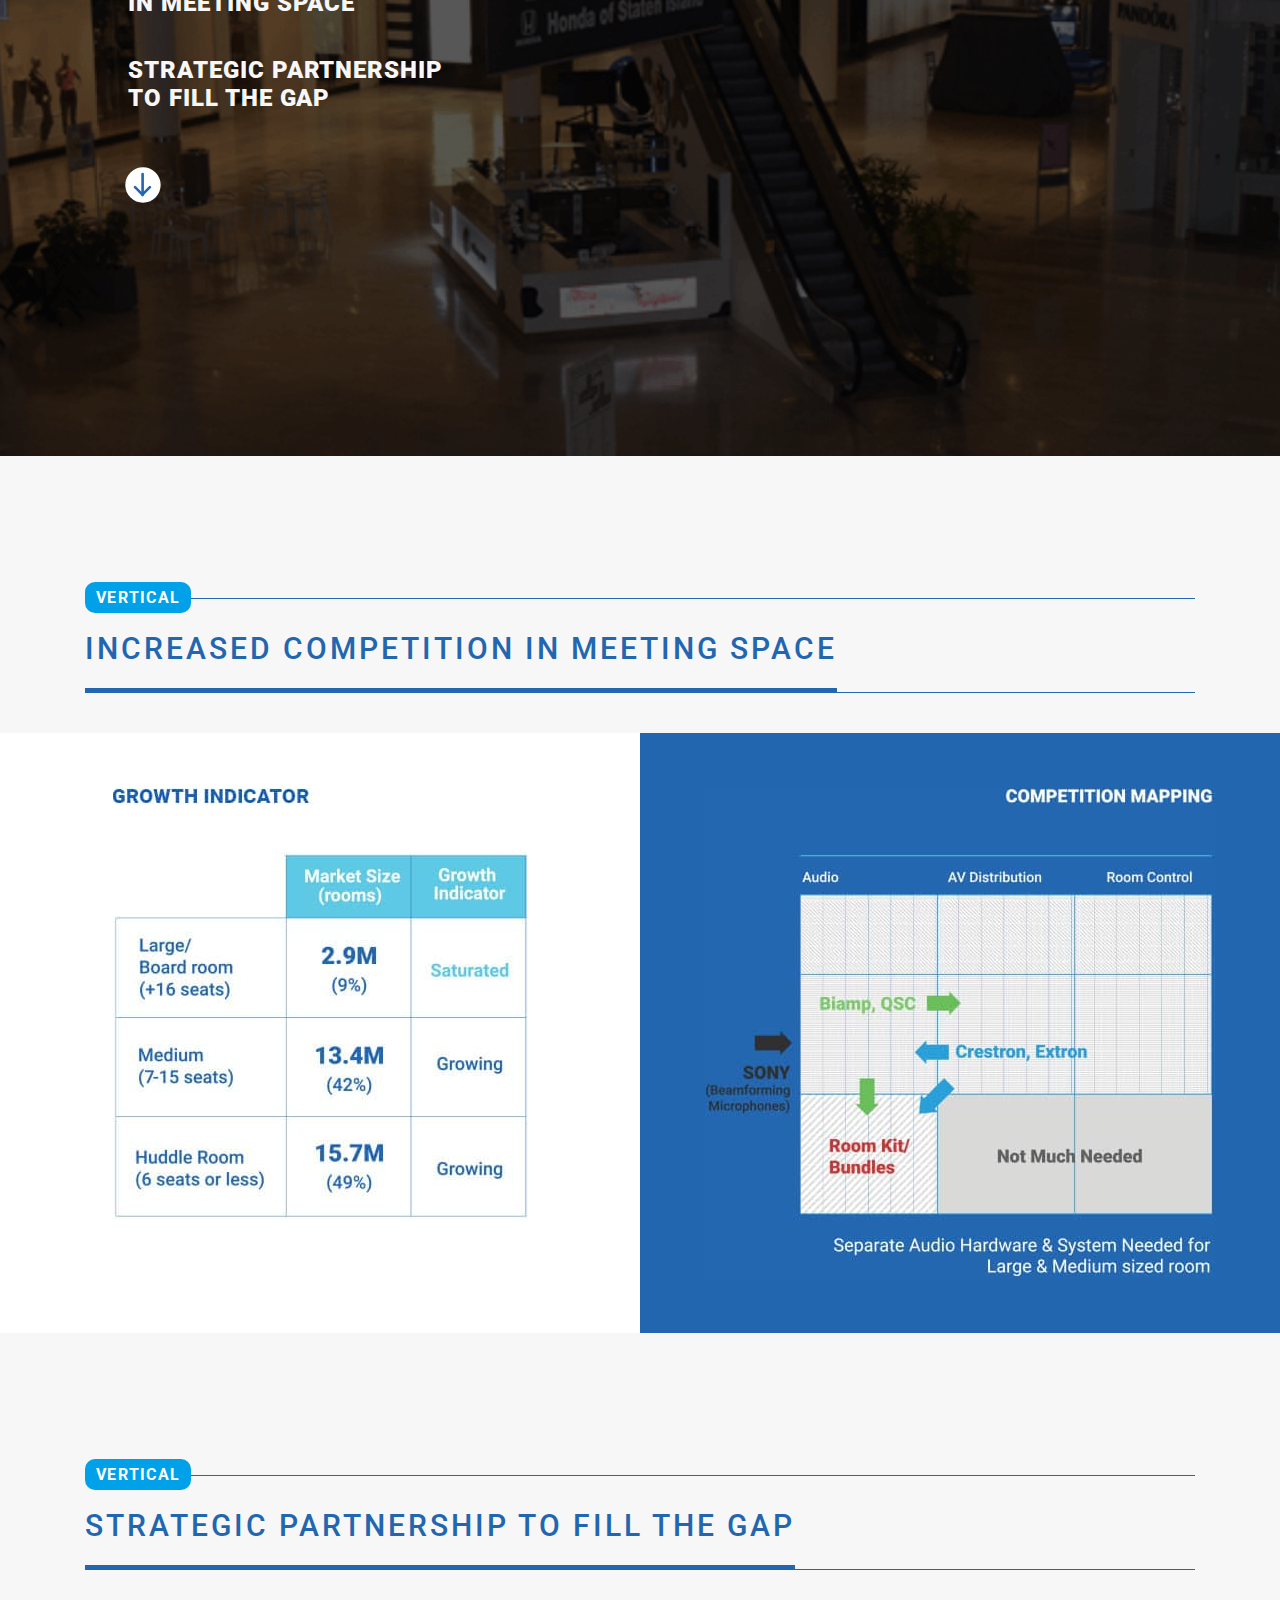
<file: lifestyle.html>
<!doctype html>
<html lang="en">

<head>
    <!-- Required meta tags -->
    <meta charset="utf-8">
    <meta name="viewport" content="width=device-width, initial-scale=1, shrink-to-fit=no">

    <!-- Bootstrap CSS -->
    <link rel="stylesheet" href="https://maxcdn.bootstrapcdn.com/bootstrap/4.0.0/css/bootstrap.min.css"
        integrity="sha384-Gn5384xqQ1aoWXA+058RXPxPg6fy4IWvTNh0E263XmFcJlSAwiGgFAW/dAiS6JXm" crossorigin="anonymous">
    <link href="https://stackpath.bootstrapcdn.com/font-awesome/4.7.0/css/font-awesome.min.css" rel="stylesheet"
        integrity="sha384-wvfXpqpZZVQGK6TAh5PVlGOfQNHSoD2xbE+QkPxCAFlNEevoEH3Sl0sibVcOQVnN" crossorigin="anonymous">
    <link rel="stylesheet" href="assets/css/home-main.min.css">
    <link rel="stylesheet" href="assets/css/lifestyle-styles.css">
    <link rel="stylesheet" href="assets/css/trend-main.min.css">
    <link rel="stylesheet" href="assets/css/mediaqueries.css">
    <link rel="stylesheet" href="assets/css/mainnav.css">
    <link rel="stylesheet" href="assets/css/common.css">
    <title>TRENDS - 2020</title>
    <!-- Global site tag (gtag.js) - Google Analytics -->
    <script async src="https://www.googletagmanager.com/gtag/js?id=UA-166464982-1"></script>
    <script>
        window.dataLayer = window.dataLayer || [];
        function gtag() { dataLayer.push(arguments); }
        gtag('js', new Date());

        gtag('config', 'UA-166464982-1');
    </script>
</head>

<body class="harman-trendpage">
    <!-- HEADER START -->
    <nav class="navbar navbar-expand-xl navbar-dark header-class bg-faded">
        <a class="harman-logo navbar-brand" href="index.html"><img id="harman-logo" src="assets/images/harman-logo.png"
                title="Harman" alt="Harman"></a>
        <button class="navbar-toggler navbar-toggle collapsed" type="button" data-toggle="collapse"
            data-target="#navbarSupportedContent" aria-controls="navbarSupportedContent" aria-expanded="false"
            aria-label="Toggle navigation">
            <span class="sr-only">Toggle navigation</span> <span class="icon-bar top-bar"></span>
            <span class="icon-bar middle-bar"></span> <span class="icon-bar bottom-bar"></span>
        </button>

        <div class="collapse navbar-collapse" id="navbarSupportedContent">
            <ul class="navbar-nav ml-auto">
                <li class="nav-item"><a href="index.html" class="nav-link text-uppercase font-weight-bold">MACRO TRENDS
                        2020</a></li>
                <li class="nav-item"><a href="automotive.html"
                        class="nav-link text-uppercase font-weight-bold">AUTOMOTIVE</a>
                </li>
                <li class="nav-item active"><a href="#" class="nav-link text-uppercase font-weight-bold">LIFESTYLE</a>
                </li>
                <li class="nav-item"><a href="software-services.html"
                        class="nav-link text-uppercase font-weight-bold">SW &amp; SERVICES</a>
                </li>
            </ul>
        </div>
    </nav>
    <!-- HEADER END -->

    <div class="container-fluid p-0 ls-page">
        <!-- BANNER START -->
        <section class="bg-trend bg bg-banner" id="consumer-bgbanner">
            <div class="h-100 w-100 d-inline-block">
                <div class="d-flex h-100">
                    <div class="justify-content-center align-self-center hero-title-sec">
                        <h1 class="hero-banner-title ls-title">LIFESTYLE</h1>
                        <h6 class="hero-banner-cont">Creating superior experiences</h6>
                    </div>
                </div>
            </div>
            <div class="bg-trend-cta">
                <div class="container">
                    <div class="row prosol-hero-ctas">
                        <div id="consumer-division" class="market-trend-cta col-sm-6 consumer-division">Consumer
                            <span class="banner-arrow"><img src="assets/images/ps/TB-PS-arrow.svg"
                                    alt="Market trends reshaping our approach"
                                    title="Market trends reshaping our approach" /></span>
                        </div>
                        <div id="prosol-division" class="covid-19-cta col-sm-6 prosol-division">Professional Solutions
                            <span class="banner-arrow"><img src="assets/images/ps/TB-PS-arrow-light-blue-top.svg"
                                    alt="The New Normal after COVID-19" title="The New Normal after COVID-19" /></span>
                        </div>
                    </div>
                </div>
            </div>
        </section>
        <!-- BANNER END -->

        <!-- CONSUMER TRENDS CONTENT START -->
        <div class="consumer-trends-section">
            <div id="consumer-trends" class="ls-consumer-trends">
                <!-- LEFT COLUMN START -->
                <div class="h-100 d-inline-block lft-column">
                    <div class="d-flex h-100">
                        <div class="w-100 justify-content-center align-self-center ls-trends-lfttitle">
                            <h1>Consumer Market Trends</h1>
                            <a href="#" id="ls-cons-ptrns" class="down-arrow"><img
                                    src="assets/images/hcs/hcs-trends-down-arrow.png" alt="" title=""></a>
                        </div>
                    </div>
                </div>
                <!-- LEFT COLUMN END -->

                <!-- RIGHT COLUMN START -->
                <div class="h-100 d-inline-block rgt-column">
                    <div class="d-flex h-100 hcs-market-trends">
                        <div class="w-100 justify-content-center align-self-center">
                            <ul class="list-unstyled list-inline trends-list-item text-right">
                                <li id="ls-mt-bx1" class="list-inline-item"><span>CHANGING CONSUMER PATTERNS</span><img
                                        class="trends-card-arrow" src="assets/images/right-arrow3.svg"></li>
                                <li id="ls-mt-bx2" class="list-inline-item"><span>EMERGING TECHNOLOGIES</span><img
                                        class="trends-card-arrow" src="assets/images/right-arrow3.svg"></li>
                                <li id="ls-mt-bx3" class="list-inline-item"><span>MULTISENSORY EXPERIENCES</span><img
                                        class="trends-card-arrow" src="assets/images/right-arrow3.svg"></li>
                                <li id="ls-mt-bx4" class="list-inline-item"><span>GAMING AND ESPORTS</span><img
                                        class="trends-card-arrow" src="assets/images/right-arrow3.svg"></li>
                                <li id="ls-mt-bx5" class="list-inline-item"><span>HUMAN AUGMENTATION &amp;
                                        ROBOTICS</span><img class="trends-card-arrow"
                                        src="assets/images/right-arrow3.svg"></li>
                            </ul>
                        </div>
                    </div>
                </div>
                <!-- RIGHT COLUMN END -->
            </div>
        </div>
        <!-- CONSUMER TRENDS CONTENT END -->

        <!-- CHANGING CONSUMER PATTERNS SECTION START -->
        <div class="consumer-ptrn-section trends-section" id="consumer-pttrns">
            <!-- HEADER TITLE SECTION START -->
            <div class="global-header">
                <div class="container">
                    <div class="global-title">
                        <h1 class="m-0 section-title">CHANGING CONSUMER PATTERNS
                        </h1>
                    </div>
                </div>
            </div>
            <!-- HEADER TITLE SECTION END -->

            <div class="ls-cont-sec">
                <!-- LEFT COLUMN START -->
                <div class="h-100 d-inline-block lft-column">
                    <div class="d-flex h-100">
                        <div class="w-100 justify-content-center align-self-center bdr-rt-hight80-per">
                            Global consumer patterns continue to shift towards experience and quality of life
                        </div>
                    </div>
                </div>
                <!-- LEFT COLUMN END -->

                <!-- RIGHT COLUMN START -->
                <div class="h-100 d-inline-block rgt-column">
                    <div class="d-flex h-100 hcs-market-trends">
                        <div class="w-100 justify-content-center">
                            <p class="key-trends text-right">Key trends to watch:</p>

                            <div class="box-cont1">The expanding middle class in developing countries has become key for
                                the global consumer economy. In developed countries consumers look for brands to reflect
                                and enhance their quality of life, while emerging country consumers rely more on
                                word-of-mouth and overall brand recognition.
                                <div class="subcont-box">
                                    <div class="arrow-box">
                                        Rise of the Global Middle Class
                                        <img src="assets/images/ls/right-box-arrow.svg" class="rt-arrow">
                                    </div>
                                </div>
                            </div>
                            <div class="box-cont2">Wealthy consumers are seeking out more personalized experiences.
                                Luxury sales growth is now being driven by millennials and Generation Z (people born in
                                the mid-90's and after), amplifying a need for personalized experiences that blend
                                offline and online offerings.
                                <div class="subcont-box">
                                    <div class="arrow-box">
                                        Evolving Global Luxury Market
                                        <img src="assets/images/ls/right-box-arrow.svg" class="rt-arrow">
                                    </div>
                                </div>

                                <div class="terms-flag-container">
                                    <span>Near Term Flag:</span> Speed of recovery and changes in retail consumer demand
                                    emerging in
                                    a post-COVID-19 world
                                </div>
                            </div>
                        </div>
                    </div>
                </div>
                <!-- RIGHT COLUMN END -->
            </div>
        </div>
        <!-- CHANGING CONSUMER PATTERNS SECTION END -->

        <!-- EMERGING TECHNOLOGIES START -->
        <div class="emerging-tech-section trends-section" id="emerging-tech">
            <!-- HEADER TITLE SECTION START -->
            <div class="global-header">
                <div class="container">
                    <div class="global-title">
                        <h1 class="m-0 section-title">EMERGING TECHNOLOGIES</h1>
                    </div>
                </div>
            </div>
            <!-- HEADER TITLE SECTION END -->

            <div class="emerging-techlgy">
                <!-- LEFT COLUMN START -->
                <div class="h-100 d-flex d-inline-block cont-sec lft-column">
                    <div class="w-100 justify-content-center align-self-center term-flag-container">
                        The next 3-5 years will see an increase in consumer products incorporating 3D sensing and
                        augmented intelligence, enabled by advances in micro technology, 5G, and Edge AI.
                    </div>

                    <div class="term-flag-box">
                        <span>Near Term Flag:</span> Growth in 5G consumer devices and automotive with 3D cameras
                    </div>
                </div>
                <!-- LEFT COLUMN END -->

                <!-- RIGHT COLUMN START -->
                <div class="h-100 rgt-column">
                    <div class="h-100 img-container">
                        <img src="assets/images/ls/ls-emerging-technologies.png" class="img-fluid"
                            alt="Emerging Technologies" title="Emerging Technologies">
                    </div>
                </div>
                <!-- RIGHT COLUMN END -->

                <!-- KEY TRENDS TO WATCH START -->
                <div class="key-trends-cont">
                    <p class="title">Key trends to watch:</p>
                    <p class="desc">Growth of multi-sensory experiences Reach of online gaming and esports Emergence of
                        human augmentation</p>
                </div>
                <!-- KEY TRENDS TO WATCH END -->

            </div>
        </div>
        <!-- EMERGING TECHNOLOGIES END -->

        <!-- MULTISENSORY EXPERIENCES1 START -->
        <div class="multisen-exp-section1 trends-section" id="multisensory-exp">
            <!-- HEADER TITLE SECTION START -->
            <div class="global-header">
                <div class="container">
                    <div class="global-title">
                        <h1 class="m-0 section-title">MULTISENSORY EXPERIENCES</h1>
                    </div>
                </div>
            </div>
            <!-- HEADER TITLE SECTION END -->

            <div class="multisensry-exp">
                <!-- LEFT COLUMN START -->
                <div class="h-100 d-flex d-inline-block lft-column">
                    <div class="w-100 align-self-center exp-flag-container">
                        <div class="term-flag-box">
                            <span>Near Term Flag:</span> Watch for more devices and content focused on Mixed Reality and
                            A/R
                        </div>
                    </div>
                </div>
                <!-- LEFT COLUMN END -->

                <!-- RIGHT COLUMN START -->
                <div class="h-100 d-flex d-inline-block cont-sec para-cont rgt-column">
                    <div class="w-100 justify-content-center align-self-center">
                        <ul class="list-unstyled mlti-exp-list">
                            <li>3D or depth imaging is finding increased use in consumer products and automotive</li>
                            <li>Recent examples include 'driver monitoring' and 3D cameras in both mobile phones and
                                automotive</li>
                            <li>One of the big market drivers will be Mixed Reality - the merging of graphics into real
                                world images</li>
                            <li>Other growing use cases include: biometric security (face recognition) and enhanced
                                video calls/conferencing.</li>
                        </ul>
                    </div>
                </div>
                <!-- RIGHT COLUMN END -->
            </div>
        </div>
        <!-- MULTISENSORY EXPERIENCES1 END -->

        <!-- MULTISENSORY EXPERIENCES2 START -->
        <div class="multisen-exp-section2">
            <div class="multisensry-exp2">
                <!-- LEFT COLUMN START -->
                <div class="h-100 d-flex d-inline-block cont-sec lft-column">
                    <div class="w-100 align-self-center exp-flag-container">
                        Expected business impact of emerging multisensory technology
                    </div>
                </div>
                <p class="title">MULTISENSORY EXPERIENCES - OUTLOOK</p>
                <!-- LEFT COLUMN END -->

                <!-- RIGHT COLUMN START -->
                <div class="h-100 d-flex d-inline-block rgt-column">
                    <div class="w-100 justify-content-center align-self-center text-center">
                        <p class="fnt-15px-900 text-center clr-blue1 pb-3">Percentage of Respondents</p>
                        <img src="assets/images/ls/ls-multisensory-experiences2.png" class="img-fluid"
                            alt="MULTISENSORY EXPERIENCES - OUTLOOK" title="MULTISENSORY EXPERIENCES - OUTLOOK">
                    </div>
                </div>
                <!-- RIGHT COLUMN END -->
            </div>
        </div>
        <!-- MULTISENSORY EXPERIENCES2 END -->

        <!-- MULTISENSORY EXPERIENCES3 START -->
        <div class="multisen-exp-section3">
            <div class="multisensry-exp3">
                <!-- LEFT COLUMN START -->
                <div class="h-100 d-flex d-inline-block lft-column">
                    <div class="w-100 justify-content-center align-self-center text-center">
                        <img src="assets/images/ls/ls-multisensory-experiences3.svg" class="img-fluid"
                            alt="MULTISENSORY USE CASES TO WATCH" title="MULTISENSORY USE CASES TO WATCH">
                        <p class="source-text pt-3 text-center">Note: Worldwide; Spring 2019; 12,431<br>
                            Source(s): IBM; IBM Institute for Business Value
                        </p>
                    </div>
                </div>
                <!-- LEFT COLUMN END -->

                <!-- RIGHT COLUMN START -->
                <div class="h-100 d-flex d-inline-block cont-sec rgt-column">
                    <div class="w-100 justify-content-center align-self-center">
                        AR experiences in media and entertainment most valued by consumers worldwide 2019
                    </div>
                </div>
                <p class="title">MULTISENSORY USE CASES TO WATCH</p>
                <!-- RIGHT COLUMN END -->
            </div>
        </div>
        <!-- MULTISENSORY EXPERIENCES3 END -->

        <!-- GAMING AND ESPORTS START -->
        <div class="gaming-esports-section trends-section" id="gaming-esports">
            <!-- HEADER TITLE SECTION START -->
            <div class="global-header">
                <div class="container">
                    <div class="global-title">
                        <h1 class="m-0 section-title">GAMING AND ESPORTS</h1>
                    </div>
                </div>
            </div>
            <!-- HEADER TITLE SECTION END -->

            <div class="gaming-esports">
                <!-- LEFT COLUMN START -->
                <div class="h-100 d-flex d-inline-block cont-sec para-cont lft-column">
                    <div class="w-100 align-self-center exp-flag-container">
                        <ul class="list-unstyled game-esports-list">
                            <li>Gaming and eSports has become one of the largest and most lucrative leisure activities
                                around the world</li>
                            <li>Online and on-the-go gaming platforms will be replacing designated consoles (e.g., Xbox)
                            </li>
                            <li>eSports is growing rapidly among professional, elite and casual gamers, which is
                                creating a new ecosystem around gaming, but advertisers are slow to follow</li>
                        </ul>
                    </div>
                </div>
                <p class="title">OUTLOOK</p>
                <!-- LEFT COLUMN END -->

                <!-- RIGHT COLUMN START -->
                <div class="h-100 d-flex d-inline-block rgt-column">
                    <div class="w-100 justify-content-center align-self-center">
                        <img src="assets/images/ls/ls-gaming-and-esports.png" class="img-fluid" alt="GAMING AND ESPORTS"
                            title="GAMING AND ESPORTS">
                    </div>
                </div>

                <div class="terms-flag-container">
                    <span>Near Term Flag:</span> Watch for increase of real-world leagues promoting ESports leagues and
                    advertising spending to shift
                </div>
                <!-- RIGHT COLUMN END -->
            </div>
        </div>
        <!-- GAMING AND ESPORTS END -->

        <!-- GAMING AND ESPORT MARKET SNAPSHOT2 START -->
        <div class="gaming-esports-section2">
            <div class="gaming-esports2">
                <!-- LEFT COLUMN START -->
                <div class="h-100 d-flex d-inline-block lft-column">
                    <div class="w-100 justify-content-center align-self-center text-center">
                        <img src="assets/images/ls/ls-gaming-and-esports2.png" class="img-fluid"
                            alt="GAMING AND ESPORTS - MARKET SNAPSHOT" title="GAMING AND ESPORTS - MARKET SNAPSHOT">
                    </div>
                </div>
                <!-- LEFT COLUMN END -->

                <!-- RIGHT COLUMN START -->
                <div class="h-100 d-flex d-inline-block cont-sec para-cont rgt-column">
                    <div class="w-100 justify-content-center align-self-center">
                        <ul class="list-unstyled game-esports-list">
                            <li>Product categories and competitors to watch:</li>
                            <li>Headphones/headsets</li>
                            <li>Mobile &amp; VR gaming peripherals</li>
                            <li>Gaming components &amp; accessories</li>
                            <li>Facebook (Oculus), Google, Microsoft</li>
                        </ul>
                    </div>
                </div>
                <p class="title">GAMING AND ESPORTS - MARKET SNAPSHOT</p>
                <!-- RIGHT COLUMN END -->
            </div>
        </div>
        <!-- GAMING AND ESPORT MARKET SNAPSHOT2 END -->

        <!-- HUMAN AUGMENTATION START -->
        <div class="human-augumentation-section trends-section" id="human-augmentation">
            <!-- HEADER TITLE SECTION START -->
            <div class="global-header">
                <div class="container">
                    <div class="global-title">
                        <h1 class="m-0 section-title">HUMAN AUGMENTATION</h1>
                    </div>
                </div>
            </div>
            <!-- HEADER TITLE SECTION END -->

            <div class="human-aug">
                <!-- LEFT COLUMN START -->
                <div class="h-100 d-flex d-inline-block cont-sec para-cont lft-column">
                    <div class="w-100 align-self-center exp-flag-container">
                        <ul class="list-unstyled game-esports-list">
                            <li>AR/VR increase accessibility to work and interact in a post-COVID world.</li>
                            <li>Over the next 3-5 years, the number of people with disabilities employed will triple due
                                to AI and emerging technologies reducing barriers to access.</li>
                            <li>In the medium-term, IT organizations will extend BYOD policies with "bring your own
                                enhancement" (BYOE) to address augmented humans in the workforce.</li>
                        </ul>
                    </div>
                </div>
                <p class="title">OUTLOOK</p>
                <!-- LEFT COLUMN END -->

                <!-- RIGHT COLUMN START -->
                <div class="h-100 d-flex d-inline-block rgt-column">
                    <div class="w-100 justify-content-center align-self-center">
                        <img src="assets/images/ls/ls-human-augmentation.png" class="img-fluid" alt="HUMAN AUGMENTATION"
                            title="HUMAN AUGMENTATION">
                    </div>
                </div>

                <div class="terms-flag-container">
                    <span>Near Term Flag:</span> Watch for media stories on hiring of disabled people supported by
                    technology and devices with augmentation features
                </div>
                <!-- RIGHT COLUMN END -->
            </div>
        </div>
        <!-- HUMAN AUGMENTATION END -->

        <!-- HUMAN AUGMENTATION2 START -->
        <div class="human-augumentation-section2">
            <div class="human-aug2">
                <!-- LEFT COLUMN START -->
                <div class="h-100 d-flex d-inline-block lft-column">
                    <div class="w-100 justify-content-center align-self-center text-center">
                        <img src="assets/images/ls/ls-human-augmentation2.png" class="img-fluid"
                            alt="HUMAN AUGMENTATION AND RESPONSIBLE DATA USE"
                            title="HUMAN AUGMENTATION AND RESPONSIBLE DATA USE">
                    </div>
                </div>
                <!-- LEFT COLUMN END -->

                <!-- RIGHT COLUMN START -->
                <div class="h-100 d-flex d-inline-block cont-sec rgt-column">
                    <div class="w-100 justify-content-center align-self-center">
                        Technology creates opportunities but data privacy and security will be a critical growth driver
                        or limiter if not taken into account. Smart Speakers an example for a data insight vs security
                        trade-off
                    </div>
                </div>
                <p class="title">HUMAN AUGMENTATION AND RESPONSIBLE DATA USE</p>
                <!-- RIGHT COLUMN END -->
            </div>
        </div>
        <!-- HUMAN AUGMENTATION2 END -->

        <!-- ROBOTICS START -->
        <div class="robotics-section trends-section">
            <!-- HEADER TITLE SECTION START -->
            <div class="global-header">
                <div class="container">
                    <div class="global-title">
                        <h1 class="m-0 section-title">ROBOTICS</h1>
                    </div>
                </div>
            </div>
            <!-- HEADER TITLE SECTION END -->

            <div class="robotics">
                <!-- LEFT COLUMN START -->
                <div class="h-100 d-flex d-inline-block cont-sec para-cont lft-column">
                    <div class="w-100 align-self-center exp-flag-container">
                        <ul class="list-unstyled game-esports-list">
                            <li>COVID-19 provided a strong push to rollout the usage of robots and research on robotics.
                            </li>
                            <li>In recent weeks, robots have been used to disinfect areas and to deliver food to those
                                in quarantine. Drones have walked dogs and delivered items.</li>
                            <li>Humanoids or human-like robotics continue to be experimental.</li>
                        </ul>
                    </div>
                </div>
                <p class="title">OUTLOOK</p>
                <!-- LEFT COLUMN END -->

                <!-- RIGHT COLUMN START -->
                <div class="h-100 d-flex d-inline-block rgt-column">
                    <div class="w-100 justify-content-center align-self-center">
                        <img src="assets/images/ls/ls-robotics.png" class="img-fluid" alt="Robotics" title="Robotics">
                    </div>
                </div>

                <div class="terms-flag-container">
                    <span>Near Term Flag:</span> Watch main street investors and large PE/VC invest in consumer-oriented
                    robotics/drones and consumer adoption rates.</div>
                <!-- RIGHT COLUMN END -->
            </div>
        </div>
        <!-- ROBOTICS END -->

        <!-- PRO SOLUTION DIVISION START -->
        <div class="container-fluid p-0 prosolution" id="prosol-division-sec">

            <!-- CONSUMER TRENDS CONTENT START -->
            <div id="marketSection" class="consumer-trends-section">
                <div id="prosol-markettrends" class="ls-consumer-trends">
                    <!-- LEFT COLUMN START -->
                    <div class="h-100 d-inline-block lft-column">
                        <div class="d-flex h-100">
                            <div class="w-100 justify-content-center align-self-center ls-trends-lfttitle">
                                <h1>Professional Market Trends</h1>
                                <a href="#" id="prosol-enduser-darrow" class="down-arrow"><img
                                        src="assets/images/hcs/hcs-trends-down-arrow.png" alt="" title=""></a>
                            </div>
                        </div>
                    </div>
                    <!-- LEFT COLUMN END -->

                    <!-- RIGHT COLUMN START -->
                    <div class="h-100 d-inline-block rgt-column">
                        <div class="d-flex h-100 hcs-market-trends">
                            <div class="w-100 justify-content-center align-self-center">
                                <ul class="list-unstyled list-inline trends-list-item text-right">
                                    <li id="prosol-enduser" class="list-inline-item"><span>END-USER</span><img
                                            class="trends-card-arrow" src="assets/images/right-arrow3.svg"></li>
                                    <li id="prosol-vertical" class="list-inline-item"><span>VERTICAL</span><img
                                            class="trends-card-arrow" src="assets/images/right-arrow3.svg"></li>
                                    <li id="prosol-competitors" class="list-inline-item"><span>COMPETITORS</span><img
                                            class="trends-card-arrow" src="assets/images/right-arrow3.svg"></li>
                                    <li id="prosol-channel" class="list-inline-item"><span>CHANNEL</span><img
                                            class="trends-card-arrow" src="assets/images/right-arrow3.svg"></li>
                                    <li id="prosol-product" class="list-inline-item"><span>PRODUCT</span><img
                                            class="trends-card-arrow" src="assets/images/right-arrow3.svg"></li>
                                </ul>
                            </div>
                        </div>
                    </div>
                    <!-- RIGHT COLUMN END -->
                </div>
            </div>
            <!-- CONSUMER TRENDS CONTENT END -->

            <div class="tab-content">
                <!-- END USER SECTION START -->
                <div class="tab-pane" id="end-user">
                    <section class="common-image-bg bg market-bg-2">
                        <div class="market-breadcrumb">&nbsp;</div>
                        <div class="market-trend-content">
                            <p>END USER</p>
                            <span class="hr-line"></span>
                            <h3 class="enduser-sec">CREATE BETTER EXPERIENCE</h3>
                            <h3 class="enduser-sec">MONETIZATION OF CONTENT</h3>
                            <img id="endUser" src="assets/images/arrow.svg" alt="" title="" />
                        </div>
                    </section>
                    <div id="endUserSection">
                        <!-- ENDUSER SECTION 1 START -->
                        <section id="glbloutlook-section1" class="trends-section">
                            <!-- HEADER TITLE SECTION START -->
                            <div class="global-header">
                                <div class="container">
                                    <span class="selected-heading">End User</span>
                                    <span class="heading-line"></span>
                                    <div class="global-title">
                                        <h1 class="m-0 section-title">CREATE BETTER EXPERIENCE</h1>
                                    </div>
                                </div>
                            </div>
                            <!-- HEADER TITLE SECTION END -->

                            <!-- CONTENT SECTION START -->
                            <div class="glbloutlook-section1">
                                <div class="glbloutlook-sec1">
                                    <!-- LEFT COLUMN START -->
                                    <div class="h-100 d-flex d-inline-block single-column">
                                        <div class="w-100 justify-content-center align-self-center text-center">
                                            <img class="cc-image" src="assets/images/ps/TB_PS-end-user-Graph1.svg"
                                                alt="" />
                                        </div>
                                    </div>
                                    <!-- LEFT COLUMN END -->
                                </div>
                            </div>
                            <!-- CONTENT SECTION END -->
                        </section>
                        <!-- ENDUSER SECTION 1 END -->

                        <!-- ENDUSER SECTION 2 START -->
                        <section id="glbloutlook-section2" class="trends-section">
                            <!-- HEADER TITLE SECTION START -->
                            <div class="global-header">
                                <div class="container">
                                    <span class="selected-heading">End User</span>
                                    <span class="heading-line"></span>
                                    <div class="global-title">
                                        <h1 class="m-0 section-title">MONETIZATION OF CONTENT</h1>
                                    </div>
                                </div>
                            </div>
                            <!-- HEADER TITLE SECTION END -->

                            <!-- CONTENT SECTION START -->
                            <div class="glbloutlook-section2">
                                <div class="glbloutlook-sec2">
                                    <!-- LEFT COLUMN START -->
                                    <div class="h-100 d-flex d-inline-block single-column">
                                        <div class="w-100 justify-content-center align-self-center text-center">
                                            <img class="cc-image" src="assets/images/ps/monetization-content.jpg"
                                                alt="Monetization of content" title="Monetization of content" />
                                        </div>
                                    </div>
                                    <!-- LEFT COLUMN END -->
                                </div>
                            </div>
                            <!-- CONTENT SECTION END -->
                        </section>
                        <!-- ENDUSER SECTION 2 END -->
                    </div>
                </div>
                <!-- END USER SECTION END -->

                <div class="tab-pane" id="vertical">
                    <!-- Vertical -->
                    <section class="common-image-bg bg market-bg-3">
                        <div class="market-breadcrumb">&nbsp;</div>
                        <div id="verticalIn" class="market-trend-content">
                            <p>VERTICAL</p>
                            <span class="hr-line"></span>
                            <h3 class="vertical-sec">INCREASED COMPETITION IN MEETING SPACE</h3>
                            <h3 class="vertical-sec">STRATEGIC PARTNERSHIP TO FILL THE GAP</h3>
                            <img id="vertical-darrow" src="assets/images/arrow.svg" alt="" title="" />
                        </div>
                    </section>

                    <div id="verticalSection">
                        <!-- VERTICAL SECTION 1 START -->
                        <section id="vertical-bigdata-section1" class="trends-section">
                            <!-- HEADER TITLE SECTION START -->
                            <div class="global-header">
                                <div class="container">
                                    <span class="selected-heading">VERTICAL</span>
                                    <span class="heading-line"></span>
                                    <div class="global-title">
                                        <h1 class="m-0 section-title">INCREASED COMPETITION IN MEETING SPACE</h1>
                                    </div>
                                </div>
                            </div>
                            <!-- HEADER TITLE SECTION END -->

                            <!-- CONTENT SECTION START -->
                            <div class="vertical-bigdata-section1">
                                <div class="vertical-bigdata-sec1">
                                    <!-- LEFT COLUMN START -->
                                    <div class="h-100 d-flex d-inline-block lft-column text-center ">
                                        <div class="w-100 justify-content-center align-self-center">
                                            <img class="img-fluid" src="assets/images/ps/growth-indicator.jpg" alt="" />
                                        </div>
                                    </div>
                                    <!-- LEFT COLUMN END -->

                                    <!-- RIGHT COLUMN START -->
                                    <div class="h-100 d-flex d-inline-block bgclr-blue1 text-center rgt-column">
                                        <div class="w-100 justify-content-center align-self-center">
                                            <img class="img-fluid" src="assets/images/ps/competition-mapping.jpg"
                                                alt="" />
                                        </div>
                                    </div>
                                    <!-- RIGHT COLUMN END -->
                                </div>
                            </div>
                            <!-- CONTENT SECTION END -->
                        </section>
                        <!-- VERTICAL SECTION 1 END -->

                        <!-- VERTICAL SECTION 2 START -->
                        <section id="vertical-section2" class="trends-section">
                            <!-- HEADER TITLE SECTION START -->
                            <div class="global-header">
                                <div class="container">
                                    <span class="selected-heading">VERTICAL</span>
                                    <span class="heading-line"></span>
                                    <div class="global-title">
                                        <h1 class="m-0 section-title">STRATEGIC PARTNERSHIP TO FILL THE GAP</h1>
                                    </div>
                                </div>
                            </div>
                            <!-- HEADER TITLE SECTION END -->

                            <!-- CONTENT SECTION START -->
                            <div class="vertical-section2">
                                <div class="vertical-sec2">
                                    <!-- LEFT COLUMN START -->
                                    <div class="h-100 d-flex d-inline-block single-column">
                                        <div class="w-100 justify-content-center align-self-center text-center">
                                            <img class="cc-image" src="assets/images/ps/TB_PS-vertical-Graph2-01.svg"
                                                alt="" />
                                        </div>
                                    </div>
                                    <!-- LEFT COLUMN END -->
                                </div>
                            </div>
                            <!-- CONTENT SECTION END -->
                        </section>
                        <!-- VERTICAL SECTION 2 END -->
                    </div>
                </div>

                <div class="tab-pane" id="competitors">
                    <!-- Competitors -->
                    <section class="common-image-bg bg market-bg-4">
                        <div class="market-breadcrumb">&nbsp;</div>
                        <div class="market-trend-content">
                            <p>COMPETITORS</p>
                            <span class="hr-line"></span>
                            <h3 class="competitors-sec">SCALING UP IN COMPETITORS</h3>
                            <img id="competitorsIn" src="assets/images/arrow.svg" alt="" title="" />
                        </div>
                    </section>

                    <!-- COMPETITORS SECTION 1 START -->
                    <section id="competitorSection" class="trends-section">
                        <!-- HEADER TITLE SECTION START -->
                        <div class="global-header">
                            <div class="container">
                                <span class="selected-heading">COMPETITORS</span>
                                <span class="heading-line"></span>
                                <div class="global-title">
                                    <h1 class="m-0 section-title">SCALING UP IN COMPETITORS</h1>
                                </div>
                                <div class="global-subtitle">Interestingly, there are no attempts to acquire 'Lighting'
                                    business or the reverse</div>
                            </div>
                        </div>
                        <!-- HEADER TITLE SECTION END -->

                        <!-- CONTENT SECTION START -->
                        <div class="competitors-section1">
                            <div class="competitors-sec1">
                                <!-- LEFT COLUMN START -->
                                <div class="h-100 d-flex d-inline-block single-column">
                                    <div class="w-100 justify-content-center align-self-center text-center">
                                        <img class="cc-image" src="assets/images/ps/TB_PS-competitor-graph-01.svg"
                                            alt="" />
                                    </div>
                                </div>
                                <!-- LEFT COLUMN END -->
                            </div>
                        </div>
                        <!-- CONTENT SECTION END -->
                    </section>
                    <!-- COMPETITORS SECTION 1 END -->
                </div>
                <div class="tab-pane" id="channel">
                    <!-- Channel -->
                    <section class="common-image-bg bg market-bg-5">
                        <div class="market-breadcrumb">&nbsp;</div>
                        <div class="market-trend-content">
                            <p>CHANNEL</p>
                            <span class="hr-line"></span>
                            <h3 class="channel-sec">STRATEGIC MOVES OF CHANNEL PLAYERS</h3>
                            <img id="channelIn" src="assets/images/arrow.svg" alt="Arrow" title="Arrow" />
                        </div>
                    </section>

                    <!-- CHANNEL SECTION 1 START -->
                    <section id="channelSection" class="trends-section">
                        <!-- HEADER TITLE SECTION START -->
                        <div class="global-header">
                            <div class="container">
                                <span class="selected-heading">CHANNEL</span>
                                <span class="heading-line"></span>
                                <div class="global-title">
                                    <h1 class="m-0 section-title">STRATEGIC MOVES OF CHANNEL PLAYERS</h1>
                                </div>
                                <div class="global-subtitle">3 Directions - To expand Customer Base, to achieve better
                                    efficiency and to become value-added partner</div>
                            </div>
                        </div>
                        <!-- HEADER TITLE SECTION END -->

                        <!-- CONTENT SECTION START -->
                        <div class="channel-section1">
                            <div class="channel-sec1">
                                <!-- LEFT COLUMN START -->
                                <div class="h-100 d-flex d-inline-block single-column">
                                    <div class="w-100 justify-content-center align-self-center text-center">
                                        <img class="cc-image" src="assets/images/ps/TB_PS-channel-graph-01.svg"
                                            alt="" />
                                    </div>
                                </div>
                                <!-- LEFT COLUMN END -->
                            </div>
                        </div>
                        <!-- CONTENT SECTION END -->
                    </section>
                    <!-- CHANNEL SECTION 1 END -->
                </div>
                <div class="tab-pane" id="product">
                    <!-- Product -->
                    <section class="common-image-bg bg market-bg-6">
                        <div class="market-breadcrumb">&nbsp;</div>
                        <div class="market-trend-content">
                            <p>PRODUCT</p>
                            <span class="hr-line"></span>
                            <h3 class="product-sec">NETWORK CONNECTIVITY, REMOTE CONTROL &amp; MANAGEMENT</h3>
                            <h3 class="product-sec">INCREASED IMPORTANCE OF CENTRALIZED, OPEN PLATFORM</h3>
                            <img id="productIn" src="assets/images/arrow.svg" alt="Arrow" title="Arrow" />
                        </div>
                    </section>

                    <div id="productSection">
                        <!-- PRODUCT SECTION 1 START -->
                        <section class="trends-section">
                            <!-- HEADER TITLE SECTION START -->
                            <div class="global-header">
                                <div class="container">
                                    <span class="selected-heading">PRODUCT</span>
                                    <span class="heading-line"></span>
                                    <div class="global-title">
                                        <h1 class="m-0 section-title">NETWORK CONNECTIVITY, REMOTE CONTROL &amp;
                                            MANAGEMENT</h1>
                                    </div>
                                </div>
                            </div>
                            <!-- HEADER TITLE SECTION END -->

                            <!-- CONTENT SECTION START -->
                            <div class="product-section1">
                                <div class="product-sec1">
                                    <!-- LEFT COLUMN START -->
                                    <div class="h-100 d-flex d-inline-block single-column">
                                        <div class="w-100 justify-content-center align-self-center text-center">
                                            <img class="cc-image" src="assets/images/ps/TB_PS-product-graph-01.svg"
                                                alt="" />
                                        </div>
                                    </div>
                                    <!-- LEFT COLUMN END -->
                                </div>
                            </div>
                            <!-- CONTENT SECTION END -->
                        </section>
                        <!-- PRODUCT SECTION 1 END -->

                        <!-- PRODUCT SECTION 2 START -->
                        <section class="trends-section">
                            <!-- HEADER TITLE SECTION START -->
                            <div class="global-header">
                                <div class="container">
                                    <span class="selected-heading">PRODUCT</span>
                                    <span class="heading-line"></span>
                                    <div class="global-title">
                                        <h1 class="m-0 section-title">INCREASING IMPORTANCE OF CENTRALIZED, OPEN
                                            PLATFORM
                                        </h1>
                                    </div>
                                </div>
                            </div>
                            <!-- HEADER TITLE SECTION END -->

                            <!-- CONTENT SECTION START -->
                            <div class="product-section2">
                                <div class="product-sec2">
                                    <!-- LEFT COLUMN START -->
                                    <div class="h-100 d-flex d-inline-block single-column">
                                        <div class="w-100 justify-content-center align-self-center text-center">
                                            <img class="cc-image" src="assets/images/ps/TB_PS-product-graph1-01.svg"
                                                alt="" />
                                        </div>
                                    </div>
                                    <!-- LEFT COLUMN END -->
                                </div>
                            </div>
                            <!-- CONTENT SECTION END -->
                        </section>
                        <!-- PRODUCT SECTION 2 END -->

                        <!-- MARKET OUTLOOK AFTER COVID 19 START -->
                        <div class="marketoutlook-section trends-section mb-100">
                            <!-- HEADER TITLE SECTION START -->
                            <div class="global-header pt-0">
                                <div class="container">
                                    <div class="global-title">
                                        <h1 class="m-0 section-title">MARKET OUTLOOK - AFTER COVID-19</h1>
                                    </div>
                                </div>
                            </div>
                            <!-- HEADER TITLE SECTION END -->

                            <div class="marketoutlook">
                                <!-- LEFT COLUMN START -->
                                <div class="h-100 d-flex d-inline-block lft-column">
                                    <div class="w-100 justify-content-center align-self-center text-center">
                                        <img src="assets/images/ls/pro-AV-market.png" class="img-fluid"
                                            alt="HUMAN AUGMENTATION AND RESPONSIBLE DATA USE"
                                            title="HUMAN AUGMENTATION AND RESPONSIBLE DATA USE">
                                    </div>
                                </div>
                                <!-- LEFT COLUMN END -->

                                <!-- RIGHT COLUMN START -->
                                <div class="h-100 d-flex d-inline-block cont-sec para-cont rgt-column">
                                    <div class="w-100 justify-content-center align-self-center">
                                        <ul class="list-unstyled marketoutlook-list">
                                            <li class="bullet-point">The broader installation category will be more
                                                positive.However, overall <strong>Q2 &amp; Q3
                                                    2020 will make a significant gap for this area and
                                                    venues/establishments will
                                                    face a
                                                    great deal of uncertainty and lower demand.</strong>
                                            </li>
                                            <li class="bullet-point">One area of installation expected to grow fast is
                                                <strong>‘Corporate Meeting Room’</strong></li>
                                            <li class="bullet-point indent-txt">Personal conferencing peripherals, for
                                                example
                                                webcams and office-based hearables,
                                                enjoyed an immediate spike in demand as personal devices suddenly became
                                                the only
                                                means for colleagues and teams to communicate.</li>
                                            <li class="bullet-point indent-txt">Moving forward, it is expected to see
                                                the
                                                office-based hearables and speaker phone
                                                categories in particular to become an increasingly important aspect of
                                                the
                                                conferencing eco system.</li>
                                            <li class="bullet-point indent-txt">When ‘return to normal’ happens, it is
                                                expected to
                                                see strong demand for
                                                collaborative solutions, fulfilling latent demand and requests from the
                                                new users
                                                added through the lock down period</li>
                                            <li class="bullet-point">The content creation markets also offer positivity.
                                            </li>
                                        </ul>
                                    </div>
                                </div>
                                <!-- RIGHT COLUMN END -->
                            </div>


                        </div>
                        <!-- MARKET OUTLOOK AFTER COVID 19 END -->
                    </div>
                </div>
            </div>

            <!-- COVID - 19-->
            <section id="covidSection" class="common-image-bg bg covid-bg-1 mtop-0">
                <div class="market-trend-content ">
                    <h2><strong>The New Normal</strong></h2>
                    <h2 class="extra-class"><strong>After</strong>
                        <h1 class="extra-class" style="top:1px">&nbsp;COVID-19</h1>
                    </h2>
                    <span class="hr-line"></span>
                    <div>
                        <img id="covidClick" src="assets/images/arrow.svg" alt="" />
                    </div>
                </div>
            </section>

            <section id="openCovideSection" class="common-covid-section para-cont covid-bg">
                <div class="covid-left-section">
                    <div class="" data-lax-preset="">
                        <ul>
                            <li>1. End-users look for better experience and become content creator</li>
                            <li>2. Increased Competition in Meeting Space</li>
                            <li>3. Fragmented industry with growing in-organic activity</li>
                            <li>4. Channel players become Big &amp; Global Enterprise</li>
                            <li>5. Software accelerating convergence between audio, video &amp; control</li>
                        </ul>
                    </div>
                    <div class="covid-primary-card">
                        <h2>EXISTING TREND</h2>
                    </div>
                </div>
                <div class="covid-middle-section">
                    <div class="lax para-cont" data-lax-preset="eager-100">
                        <ul>
                            <li>1. Pivot to Virtual Experience</li>
                            <li>2. A surge of usage on the products for Remote Work &amp; Communication</li>
                            <li>3. Players suffering from volatile demand & supply chain</li>
                            <li>4. Software based platform manage and control the device remotely</li>
                        </ul>
                    </div>
                    <div class="covid-middle-card">
                        <div class="title-cont">
                            <h2>IMPACT OF COVID-19</h2>
                        </div>
                    </div>
                </div>
                <div class="covid-right-section">
                    <div class="lax para-cont" data-lax-preset="eager-100">
                        <ul>
                            <li>1. Physical events will eventually return but VR/AR can be adopted widely</li>
                            <li>2. Demand of Personalized Equipment for Remote 'Work &amp; Collaboration'</li>
                            <li>3. In-organic activities drive re-organization of PRO AV industry</li>
                            <li>4. Talent &amp; Asset Hunting by Giant Players</li>
                            <li>5. Even Greater importance on Software based remote management</li>
                        </ul>
                    </div>
                    <div class="covid-secondary-card">
                        <h2>TO BE ALTERED</h2>
                    </div>
                </div>
            </section>

            <!-- CLOSING SECTION START -->
            <div class="closing-cont-section">
                <div class="closing-cont">
                    <!-- LEFT COLUMN START -->
                    <div class="h-100 d-flex d-inline-block cont-whitebg">
                        <div class="w-100 justify-content-center align-self-center text-center">
                            <p class="summary">Reinventing the way people experience the world around them</p>
                        </div>
                    </div>
                    <!-- LEFT COLUMN END -->
                </div>
            </div>
            <!-- CLOSING SECTION END -->

            <!-- <section class="closing-text bg market-bg-7">
                <h1>With technologies of tomorrow changing the outlook for Professional Solutions, how are we
                    capitalizing on the latest trends?</h1>
            </section> -->
            <a href="#" id="scrollTop" style="display: none;"><span class="backtotop-txt">Back to Top</span><span
                    class="arrow"><img src="assets/images/scroll-top-icon.svg" alt="Back to top"
                        title="Back to top"></span></a>
        </div>
        <!-- PRO SOLUTION DIVISION END -->







        <a href="#" id="scrollTop" style="display: none;"><span class="backtotop-txt">Back to Top</span><span
                class="arrow"><img src="assets/images/scroll-top-icon.svg" alt="Back to top"
                    title="Back to top"></span></a>
    </div>
    <h3 class="error">Whoops! Right now this website doesn't handle resizing or browsers less than 768px wide. Reload
        this page or try higher resolution for better experience!</h3>

    <footer>
        &copy; 2020 HARMAN International. All Rights Reserved.
        <span><a href="https://www.harman.com/privacy-policy" class="footer-link" target="_blank">Policy</a> | <a
                href="https://www.harman.com/cookies-statement" class="footer-link" target="_blank">Cookies</a> | <a
                href="https://www.harman.com/terms-use" class="footer-link" target="_blank">Terms of Use</a></span>
    </footer>
    <!-- Optional JavaScript -->
    <!-- jQuery first, then Popper.js, then Bootstrap JS -->
    <script src="https://ajax.googleapis.com/ajax/libs/jquery/3.5.1/jquery.min.js"></script>
    <script src="https://cdnjs.cloudflare.com/ajax/libs/popper.js/1.12.9/umd/popper.min.js"
        integrity="sha384-ApNbgh9B+Y1QKtv3Rn7W3mgPxhU9K/ScQsAP7hUibX39j7fakFPskvXusvfa0b4Q"
        crossorigin="anonymous"></script>
    <script src="https://maxcdn.bootstrapcdn.com/bootstrap/4.0.0/js/bootstrap.min.js"
        integrity="sha384-JZR6Spejh4U02d8jOt6vLEHfe/JQGiRRSQQxSfFWpi1MquVdAyjUar5+76PVCmYl"
        crossorigin="anonymous"></script>
    <script type="text/javascript" src="assets/js/trend-main.js"></script>

</body>

</html>
</file>
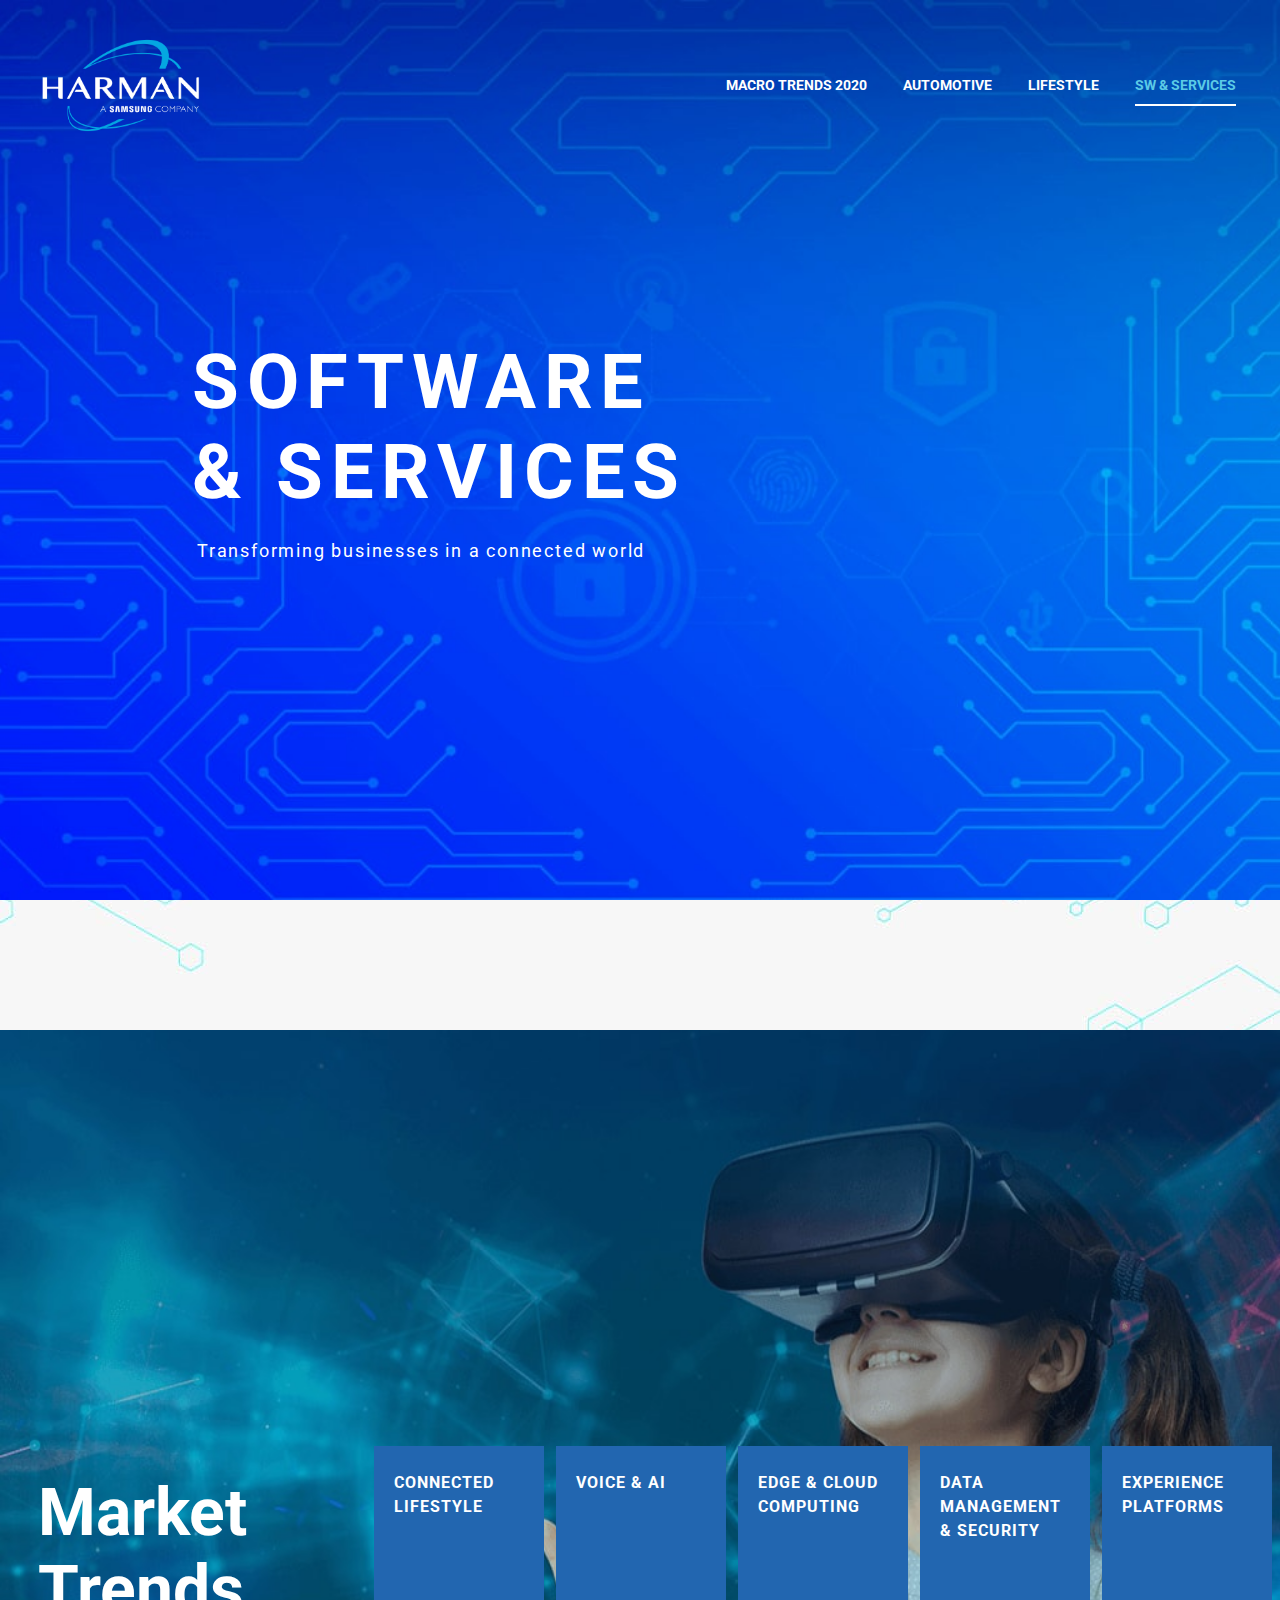
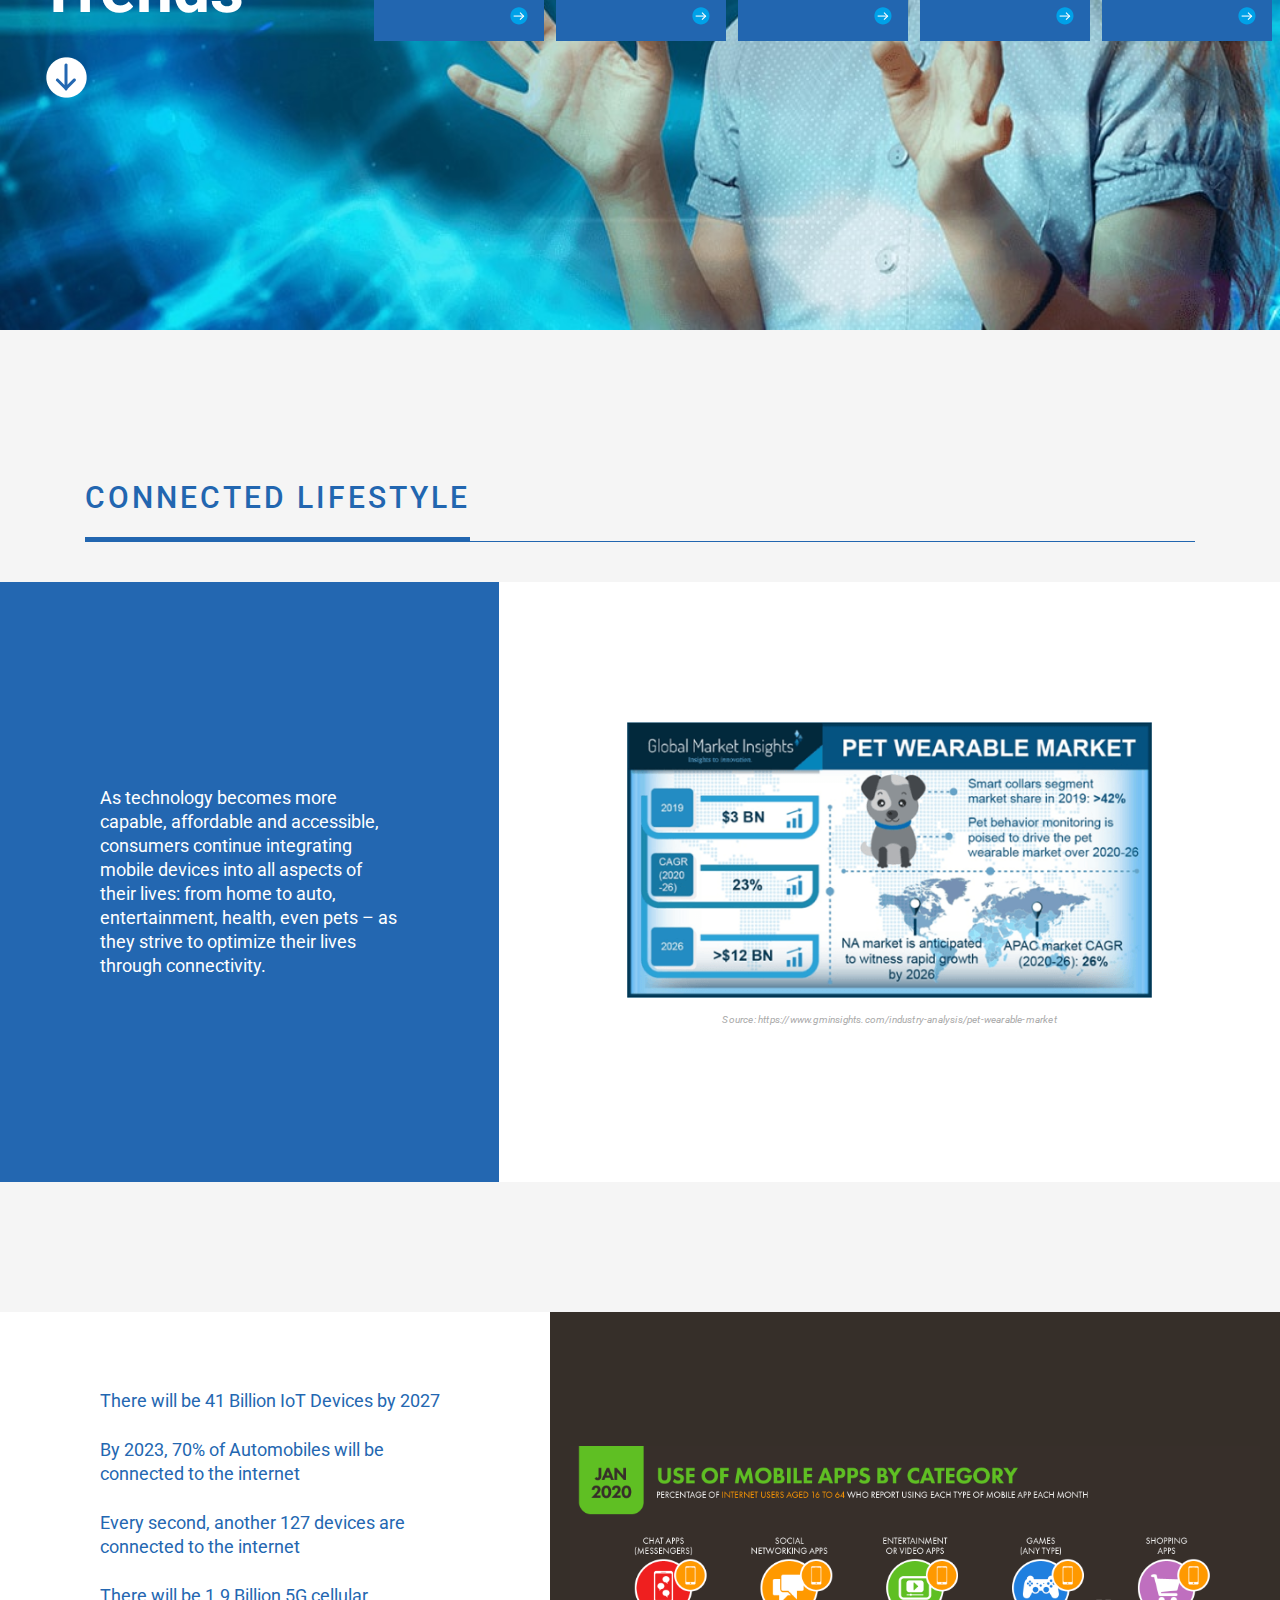
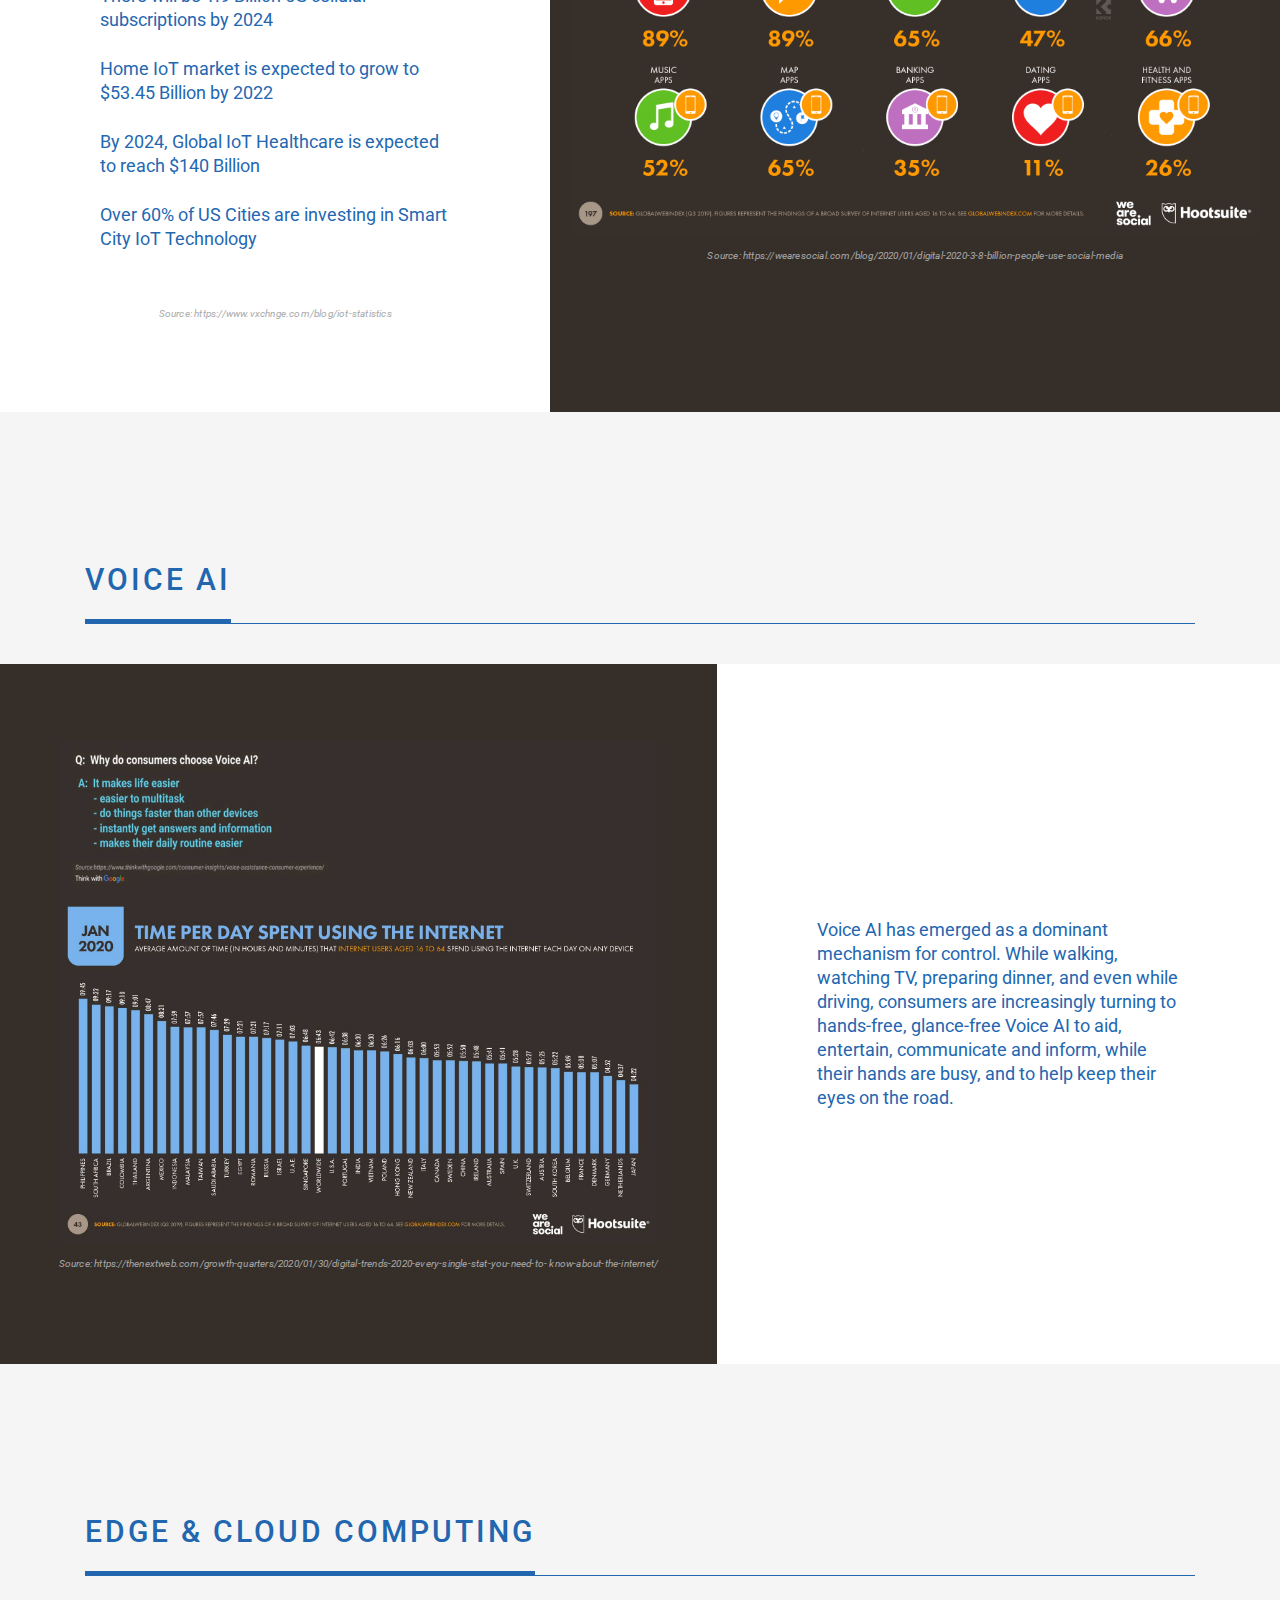
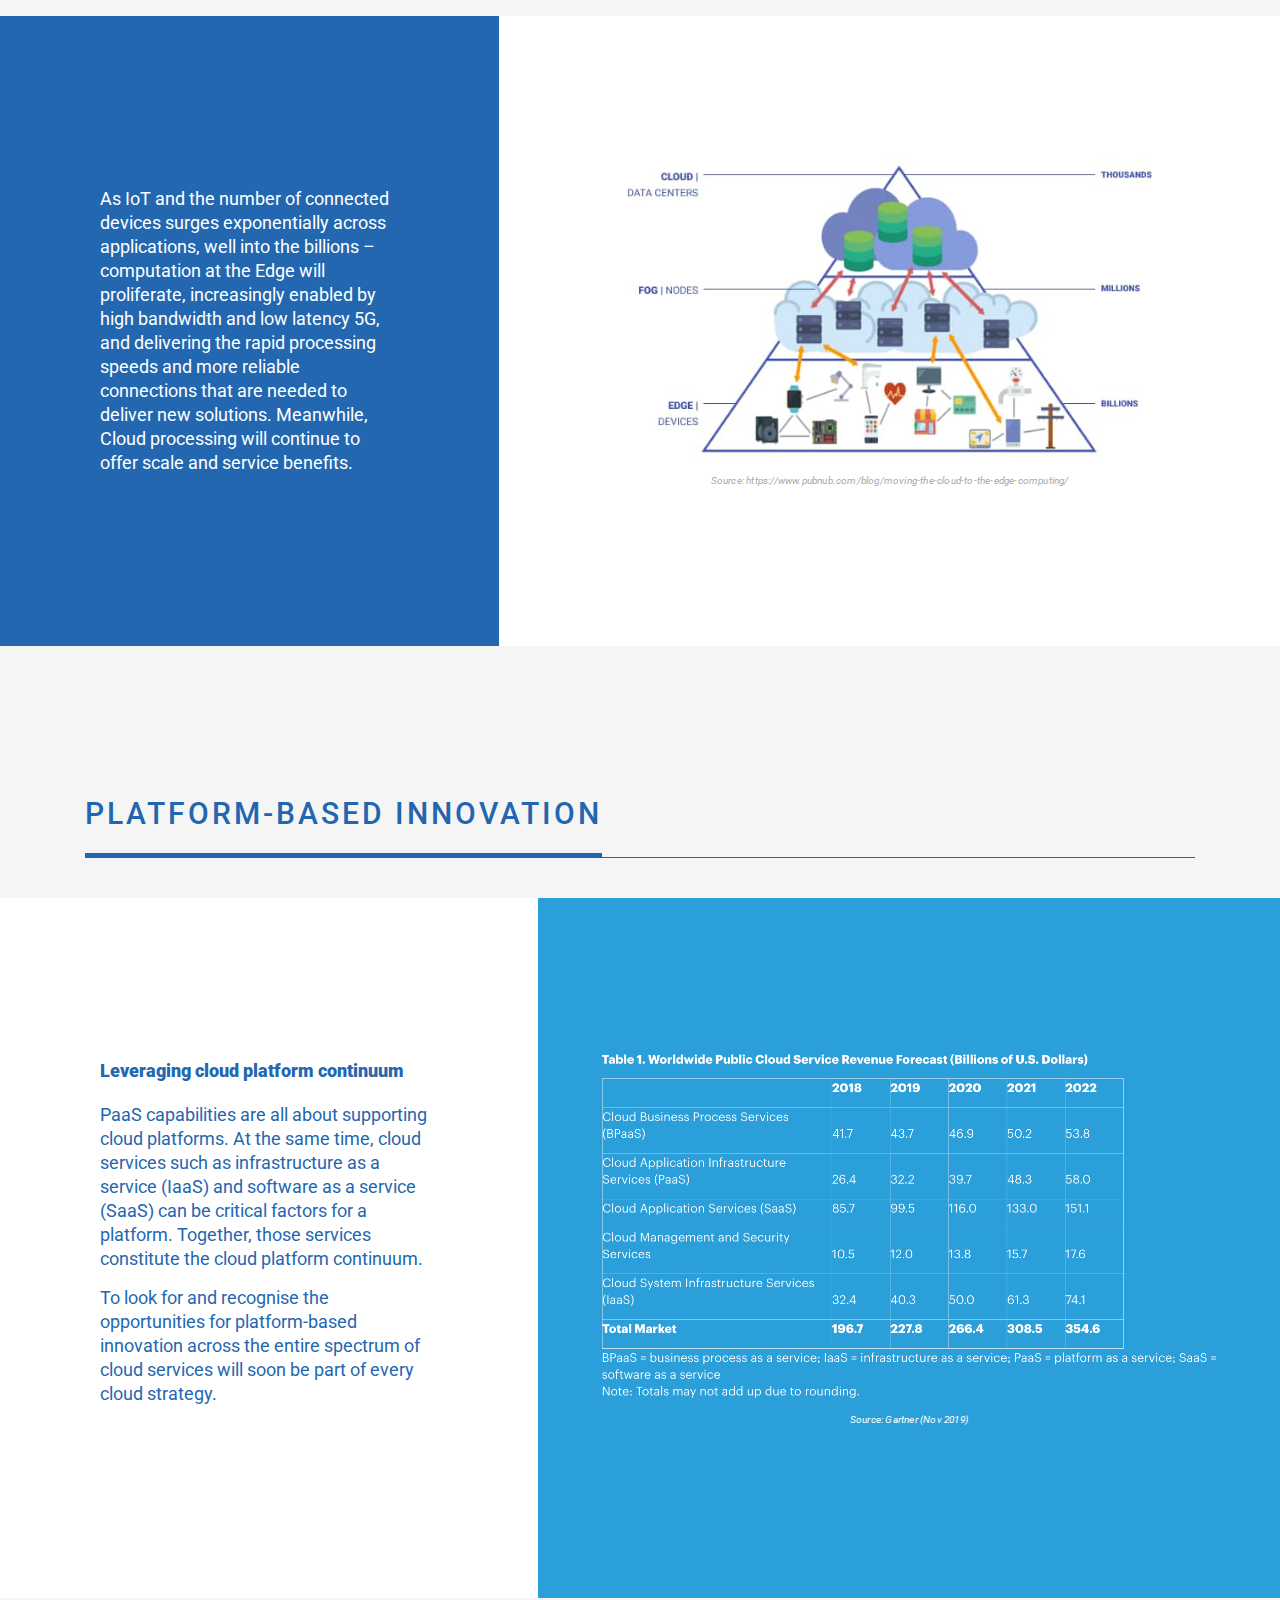
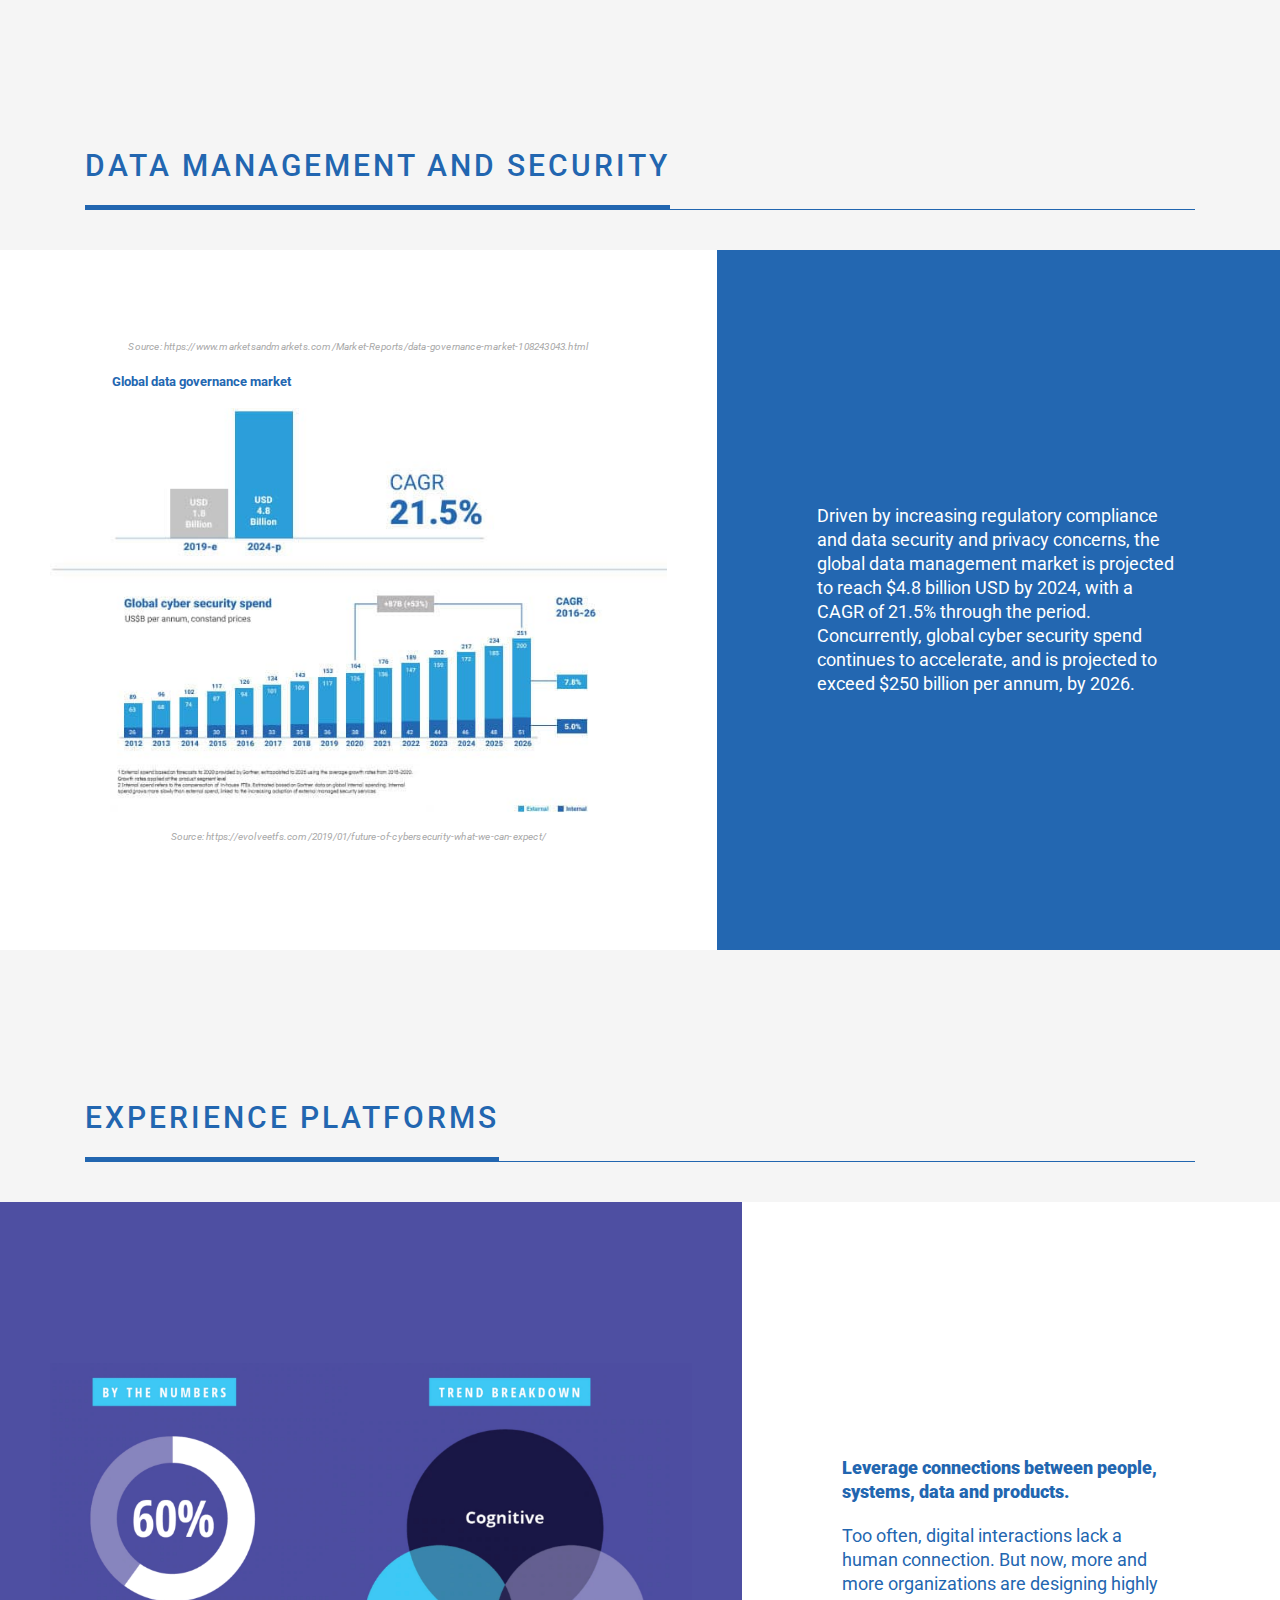
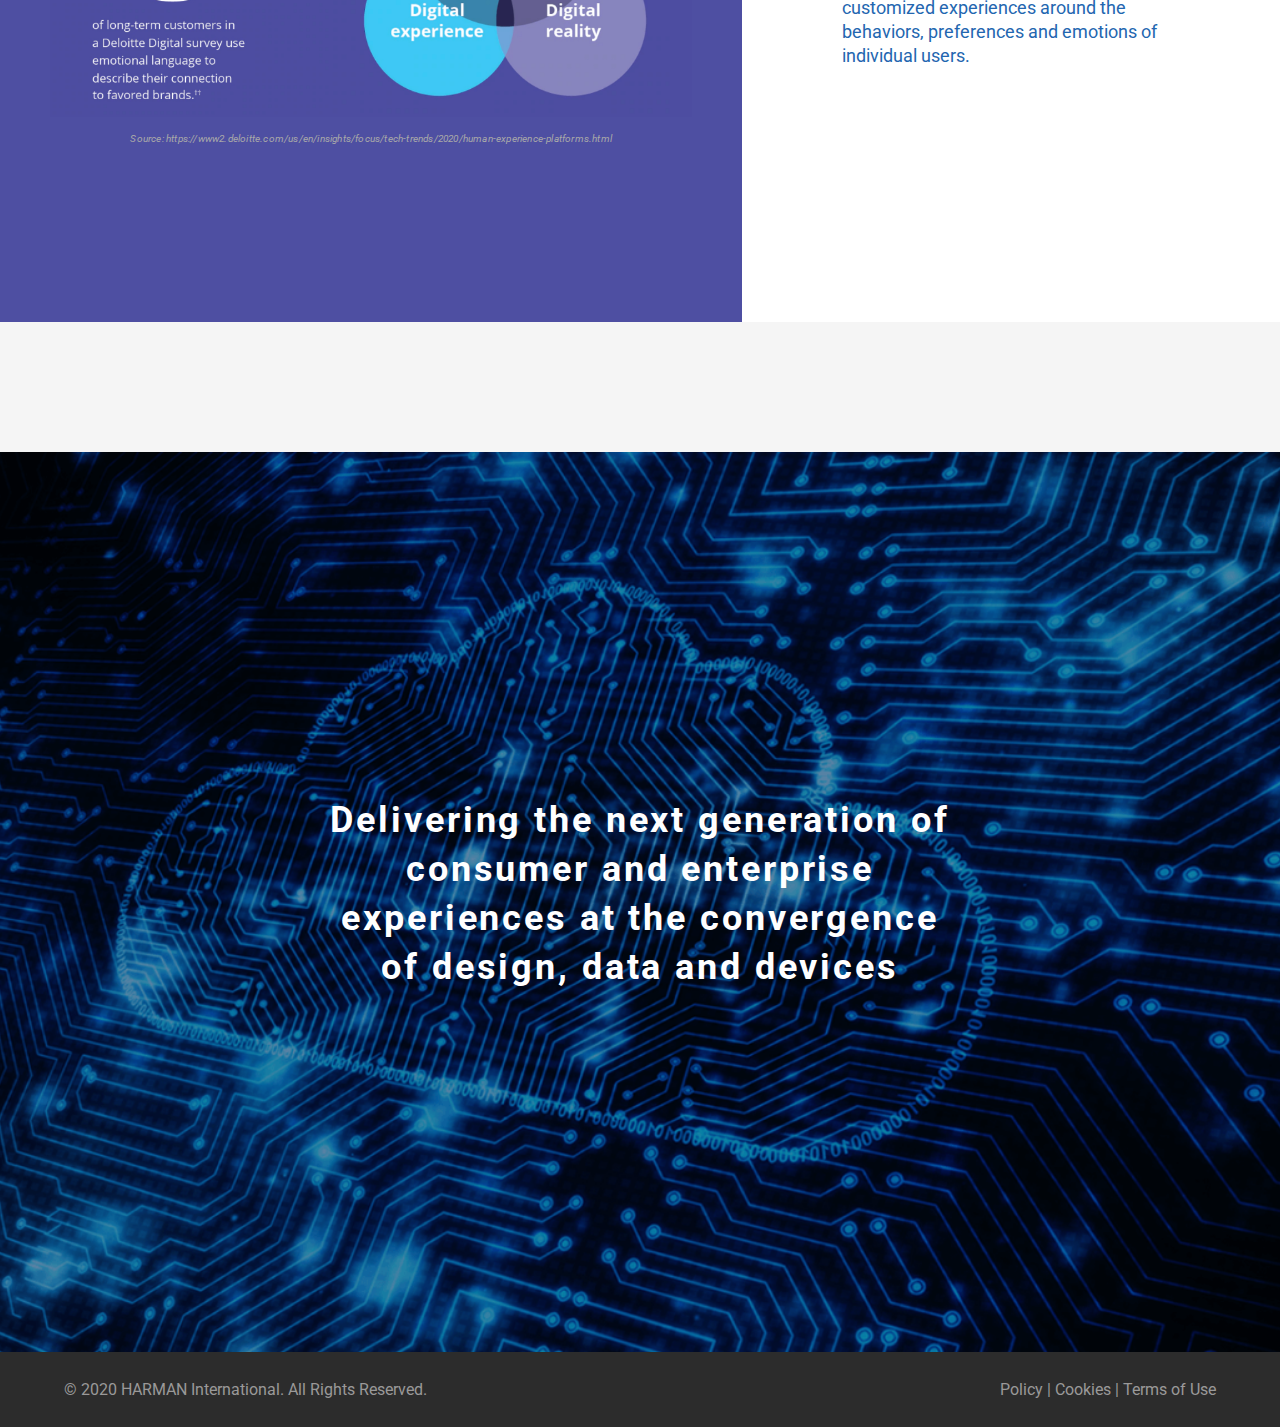
<file: software-services.html>
<!doctype html>
<html lang="en">

<head>
    <!-- Required meta tags -->
    <meta charset="utf-8">
    <meta name="viewport" content="width=device-width, initial-scale=1, shrink-to-fit=no">

    <!-- Bootstrap CSS -->
    <link rel="stylesheet" href="https://maxcdn.bootstrapcdn.com/bootstrap/4.0.0/css/bootstrap.min.css"
        integrity="sha384-Gn5384xqQ1aoWXA+058RXPxPg6fy4IWvTNh0E263XmFcJlSAwiGgFAW/dAiS6JXm" crossorigin="anonymous">
    <link href="https://stackpath.bootstrapcdn.com/font-awesome/4.7.0/css/font-awesome.min.css" rel="stylesheet"
        integrity="sha384-wvfXpqpZZVQGK6TAh5PVlGOfQNHSoD2xbE+QkPxCAFlNEevoEH3Sl0sibVcOQVnN" crossorigin="anonymous">
    <link rel="stylesheet" href="assets/css/home-main.min.css">
    <link rel="stylesheet" href="assets/css/hcs-styles.css">
    <link rel="stylesheet" href="assets/css/mainnav.css">
    <link rel="stylesheet" href="assets/css/common.css">
    <title>TRENDS - 2020</title>
    <!-- Global site tag (gtag.js) - Google Analytics -->
    <script async src="https://www.googletagmanager.com/gtag/js?id=UA-166464982-1"></script>
    <script>
        window.dataLayer = window.dataLayer || [];
        function gtag() { dataLayer.push(arguments); }
        gtag('js', new Date());

        gtag('config', 'UA-166464982-1');
    </script>

</head>

<body class="harman-trendpage">
    <!-- HEADER START -->
    <nav class="navbar navbar-expand-xl navbar-dark header-class bg-faded">
        <a class="harman-logo navbar-brand" href="index.html"><img id="harman-logo" src="assets/images/harman-logo.png"
                title="Harman" alt="Harman"></a>
        <button class="navbar-toggler navbar-toggle collapsed" type="button" data-toggle="collapse"
            data-target="#navbarSupportedContent" aria-controls="navbarSupportedContent" aria-expanded="false"
            aria-label="Toggle navigation">
            <span class="sr-only">Toggle navigation</span> <span class="icon-bar top-bar"></span>
            <span class="icon-bar middle-bar"></span> <span class="icon-bar bottom-bar"></span>
        </button>

        <div class="collapse navbar-collapse" id="navbarSupportedContent">
            <ul class="navbar-nav ml-auto">
                <li class="nav-item"><a href="index.html" class="nav-link text-uppercase font-weight-bold">MACRO TRENDS
                        2020</a></li>
                <li class="nav-item"><a href="automotive.html"
                        class="nav-link text-uppercase font-weight-bold">AUTOMOTIVE</a>
                </li>
                <li class="nav-item"><a href="lifestyle.html"
                        class="nav-link text-uppercase font-weight-bold">LIFESTYLE</a>
                </li>
                <li class="nav-item active"><a href="#" class="nav-link text-uppercase font-weight-bold">SW &amp; SERVICES</a>
                </li>
            </ul>
        </div>
    </nav>
    <!-- HEADER END -->

    <div class="container-fluid p-0 hcs-page">
        <!-- BANNER START -->
        <section class="bg-trend bg bg-banner">
            <div class="h-100 w-100 d-inline-block">
                <div class="d-flex h-100">
                    <div class="justify-content-center align-self-center hero-title-sec">
                        <h1 class="hero-banner-title hcs-title">SOFTWARE &amp; SERVICES</h1>
                        <h6 class="hero-banner-cont">Transforming businesses in a connected world</h6>
                    </div>
                </div>
            </div>
        </section>
        <!-- BANNER END -->

        <!-- HCS TRENDS CONTENT START -->
        <div class="hcs-trends-section">
            <div class="hcs-trends">
                <!-- LEFT COLUMN START -->
                <div class="h-100 d-inline-block lft-column">
                    <div class="d-flex h-100">
                        <div class="w-100 justify-content-center align-self-center hcs-trends-lfttitle">
                            <h1>Market Trends</h1>
                            <a href="#" id="hcs-connected-lifestyle" class="down-arrow"><img
                                    src="assets/images/hcs/hcs-trends-down-arrow.png" alt="" title=""></a>
                        </div>
                    </div>
                </div>
                <!-- LEFT COLUMN END -->

                <!-- RIGHT COLUMN START -->
                <div class="h-100 d-inline-block rgt-column">
                    <div class="d-flex h-100 hcs-market-trends">
                        <div class="w-100 justify-content-center align-self-center">
                            <ul class="list-unstyled list-inline trends-list-item text-right">
                                <li id="cs-mt-bx1" class="list-inline-item"><span>CONNECTED LIFESTYLE</span><img
                                        class="trends-card-arrow" src="assets/images/right-arrow3.svg"></li>
                                <li id="cs-mt-bx2" class="list-inline-item"><span>VOICE &amp; AI</span><img
                                        class="trends-card-arrow" src="assets/images/right-arrow3.svg"></li>
                                <li id="cs-mt-bx3" class="list-inline-item"><span>EDGE &amp; CLOUD COMPUTING</span><img
                                        class="trends-card-arrow" src="assets/images/right-arrow3.svg"></li>
                                <li id="cs-mt-bx4" class="list-inline-item"><span>DATA MANAGEMENT &amp;
                                        SECURITY</span><img class="trends-card-arrow"
                                        src="assets/images/right-arrow3.svg"></li>
                                <li id="cs-mt-bx5" class="list-inline-item"><span>EXPERIENCE PLATFORMS</span><img
                                        class="trends-card-arrow" src="assets/images/right-arrow3.svg"></li>
                            </ul>
                        </div>
                    </div>
                </div>
                <!-- RIGHT COLUMN END -->
            </div>
        </div>
        <!-- HCS TRENDS CONTENT END -->

        <!-- CONNECTED LIFESTYLE SECTION 1 START -->
        <div class="con-lifestyle1 trends-section" id="connected-lifestyle">
            <!-- HEADER TITLE SECTION START -->
            <div class="global-header">
                <div class="container">
                    <div class="global-title">
                        <h1 class="m-0 section-title">CONNECTED LIFESTYLE</h1>
                    </div>
                </div>
            </div>
            <!-- HEADER TITLE SECTION END -->

            <div class="conn-lifestyle">
                <!-- LEFT COLUMN START -->
                <div class="h-100 d-flex d-inline-block cont-sec para-cont cont-bluebg">
                    <div class="w-100 justify-content-center align-self-center">
                        As technology becomes more capable, affordable and accessible, consumers continue
                        integrating mobile devices into all aspects of their lives: from home to auto,
                        entertainment, health, even pets – as they strive to optimize their lives through
                        connectivity.
                    </div>
                </div>
                <!-- LEFT COLUMN END -->

                <!-- RIGHT COLUMN START -->
                <div class="h-100 d-flex d-inline-block cont-imgsec">
                    <div class="w-100 justify-content-center align-self-center text-center">
                        <div class="img-container">
                            <img src="assets/images/hcs/hcs-connected-lifestyle.png" class="img-fluid"
                                title="Connected Lifestyle" alt="Connected Lifestyle">
                            <p class="source-text pt-3 text-center">Source:
                                https://www.gminsights.com/industry-analysis/pet-wearable-market
                            </p>
                        </div>
                    </div>
                </div>
                <!-- RIGHT COLUMN END -->
            </div>
        </div>
        <!-- CONNECTED LIFESTYLE SECTION 1 END -->

        <!-- CONNECTED LIFESTYLE SECTION 2 START -->
        <div class="con-lifestyle2">
            <div class="conn-lifestyle">
                <!-- LEFT COLUMN START -->
                <div class="h-100 d-flex d-inline-block cont-sec para-cont cont-whitebg">
                    <div class="w-100 justify-content-center align-self-center">
                        <ul class="list-unstyled cont-listitem">
                            <li>There will be 41 Billion IoT Devices by 2027</li>
                            <li>By 2023, 70% of Automobiles will be connected to the internet</li>
                            <li>Every second, another 127 devices are connected to the internet</li>
                            <li>There will be 1.9 Billion 5G cellular subscriptions by 2024</li>
                            <li>Home IoT market is expected to grow to $53.45 Billion by 2022</li>
                            <li>By 2024, Global IoT Healthcare is expected to reach $140 Billion</li>
                            <li>Over 60% of US Cities are investing in Smart City IoT Technology</li>
                        </ul>
                        <p class="source-text pt-3 text-center">Source:
                            https://www.vxchnge.com/blog/iot-statistics
                        </p>
                    </div>
                </div>
                <!-- LEFT COLUMN END -->

                <!-- RIGHT COLUMN START -->
                <div class="h-100 d-flex d-inline-block cont-imgsec">
                    <div class="w-100 justify-content-center align-self-center text-center">
                        <div class="img-container">
                            <img src="assets/images/hcs/hcs-connected-lifestyle2.png" class="img-fluid"
                                title="Connected Lifestyle" alt="Connected Lifestyle">

                            <p class="source-text pt-3 text-center">Source: https://wearesocial.com/blog/2020/01/digital-2020-3-8-billion-people-use-social-media</p>
                        </div>
                    </div>
                </div>
                <!-- RIGHT COLUMN END -->
            </div>
        </div>
        <!-- CONNECTED LIFESTYLE SECTION 2 END -->

        <!-- VOICE & AI SECTION START -->
        <div class="voice-ai trends-section" id="voiceai">
            <!-- HEADER TITLE SECTION START -->
            <div class="global-header">
                <div class="container">
                    <div class="global-title">
                        <h1 class="m-0 section-title">VOICE AI</h1>
                    </div>
                </div>
            </div>
            <!-- HEADER TITLE SECTION END -->

            <div class="voice-ai-section">
                <!-- LEFT COLUMN START -->
                <div class="h-100 d-flex d-inline-block cont-imgsec">
                    <div class="w-100 justify-content-center align-self-center text-center">
                        <div class="img-container">
                            <img src="assets/images/hcs/hcs-voice-ai-img.jpg" class="voiceai-image" title="Voice AI"
                                alt="Voice AI">
                            <p class="source-text pt-3 text-center">Source: https://thenextweb.com/growth-quarters/2020/01/30/digital-trends-2020-every-single-stat-you-need-to-
                                    know-about-the-internet/
                            </p>
                        </div>
                    </div>
                </div>
                <!-- LEFT COLUMN END -->

                <!-- RIGHT COLUMN START -->
                <div class="h-100 d-flex d-inline-block cont-sec para-cont cont-whitebg">
                    <div class="w-100 justify-content-center align-self-center">
                        Voice AI has emerged as a dominant mechanism for control. While walking, watching TV, preparing
                        dinner, and even while driving, consumers are increasingly turning to hands-free, glance-free
                        Voice AI to aid, entertain, communicate and inform, while their hands are busy, and to help keep
                        their eyes on the road.
                    </div>
                </div>
                <!-- RIGHT COLUMN END -->
            </div>
        </div>
        <!-- VOICE & AI SECTION END -->

        <!-- EDGE & CLOUD COMPUTING START -->
        <div class="edge-cloud-computing trends-section" id="edge-cloud-computing">
            <!-- HEADER TITLE SECTION START -->
            <div class="global-header">
                <div class="container">
                    <div class="global-title">
                        <h1 class="m-0 section-title">EDGE &amp; CLOUD COMPUTING</h1>
                    </div>
                </div>
            </div>
            <!-- HEADER TITLE SECTION END -->

            <div class="cloud-computing">
                <!-- LEFT COLUMN START -->
                <div class="h-100 d-flex d-inline-block cont-sec para-cont cont-bluebg">
                    <div class="w-100 justify-content-center align-self-center">
                        As IoT and the number of connected devices surges exponentially across applications, well into
                        the billions – computation at the Edge will proliferate, increasingly enabled by high bandwidth
                        and low latency 5G, and delivering the rapid processing speeds and more reliable connections
                        that are needed to deliver new solutions. Meanwhile, Cloud processing will continue to offer
                        scale and service benefits.
                    </div>
                </div>
                <!-- LEFT COLUMN END -->

                <!-- RIGHT COLUMN START -->
                <div class="h-100 d-flex d-inline-block cont-imgsec">
                    <div class="w-100 justify-content-center align-self-center text-center">
                        <div class="img-container">
                            <img src="assets/images/hcs/hcs-edge-cloud-computing.jpg" class="img-fluid"
                                title="Edge & Cloud Computing" alt="Edge & Cloud Computing">
                            <p class="source-text pt-3 text-center">Source: https://www.pubnub.com/blog/moving-the-cloud-to-the-edge-computing/
                            </p>
                        </div>
                    </div>
                </div>
                <!-- RIGHT COLUMN END -->
            </div>
        </div>
        <!-- EDGE & CLOUD COMPUTING END -->

        <!-- PLATFORM BASED INNOVATION SECTION START -->
        <div class="platform-innovation-section trends-section">
            <!-- HEADER TITLE SECTION START -->
            <div class="global-header">
                <div class="container">
                    <div class="global-title">
                        <h1 class="m-0 section-title">PLATFORM-BASED INNOVATION</h1>
                    </div>
                </div>
            </div>
            <!-- HEADER TITLE SECTION END -->

            <div class="platform-innovation">
                <!-- LEFT COLUMN START -->
                <div class="h-100 d-flex d-inline-block cont-sec para-cont cont-whitebg">
                    <div class="w-100 justify-content-center align-self-center">
                        <p class="strong-cont">Leveraging cloud platform continuum</p>
                        <ul class="list-unstyled cont-listitem">
                            <li>PaaS capabilities are all about supporting cloud platforms. At the same time, cloud
                                services such as infrastructure as a service (IaaS) and software as a service (SaaS) can
                                be critical factors for a platform. Together, those services constitute the cloud
                                platform continuum.</li>
                            <li>To look for and recognise the opportunities for platform-based innovation across the
                                entire spectrum of cloud services will soon be part of every cloud strategy.</li>
                        </ul>
                    </div>
                </div>
                <!-- LEFT COLUMN END -->

                <!-- RIGHT COLUMN START -->
                <div class="h-100 d-flex d-inline-block cont-imgsec">
                    <div class="w-100 justify-content-center align-self-center text-center">
                        <div class="img-container">
                            <img src="assets/images/hcs/hcs-platform-based-innovation.png" class="img-fluid"
                                title="Platform-Based Innovation" alt="Platform-Based Innovation">
                            <p class="source-text pt-3 text-center" style="color: #fff;">Source: Gartner (Nov 2019)</p>
                        </div>
                    </div>
                </div>
                <!-- RIGHT COLUMN END -->
            </div>
        </div>
        <!-- PLATFORM BASED INNOVATION SECTION END -->

        <!-- DATA MANAGEMENT AND SECURITY SECTION START -->
        <div class="data-mngt-security trends-section" id="data-mngt-security">
            <!-- HEADER TITLE SECTION START -->
            <div class="global-header">
                <div class="container">
                    <div class="global-title">
                        <h1 class="m-0 section-title">DATA MANAGEMENT AND SECURITY</h1>
                    </div>
                </div>
            </div>
            <!-- HEADER TITLE SECTION END -->

            <div class="data-mngement-security">
                <!-- LEFT COLUMN START -->
                <div class="h-100 d-flex d-inline-block cont-imgsec">
                    <div class="w-100 justify-content-center align-self-center text-center">
                        <div class="img-container">
                            <p class="source-text text-center">Source: https://www.marketsandmarkets.com/Market-Reports/data-governance-market-108243043.html
                            </p>
                            <span class="extra-heading">Global data governance market</span>
                            <img src="assets/images/hcs/hcs-data-management-security.jpg" class="img-fluid"
                                title="Data Management and Security" alt="Data Management and Security">
                            <p class="source-text pt-3 text-center">Source: https://evolveetfs.com/2019/01/future-of-cybersecurity-what-we-can-expect/
                            </p>
                        </div>
                    </div>
                </div>
                <!-- LEFT COLUMN END -->

                <!-- RIGHT COLUMN START -->
                <div class="h-100 d-flex d-inline-block cont-sec para-cont cont-bluebg">
                    <div class="w-100 justify-content-center align-self-center">
                        Driven by increasing regulatory compliance and data security and privacy concerns, the global
                        data management market is projected to reach $4.8 billion USD by 2024, with a CAGR of 21.5%
                        through the period. Concurrently, global cyber security spend continues to accelerate, and is
                        projected to exceed $250 billion per annum, by 2026.
                    </div>
                </div>
                <!-- RIGHT COLUMN END -->
            </div>
        </div>
        <!-- DATA MANAGEMENT AND SECURITY SECTION END -->

        <!-- EXPERIENCE PLATFORMS SECTION START -->
        <div class="exp-platform-section trends-section" id="exp-platform">
            <!-- HEADER TITLE SECTION START -->
            <div class="global-header">
                <div class="container">
                    <div class="global-title">
                        <h1 class="m-0 section-title">EXPERIENCE PLATFORMS</h1>
                    </div>
                </div>
            </div>
            <!-- HEADER TITLE SECTION END -->

            <div class="exp-platform">
                <!-- LEFT COLUMN START -->
                <div class="h-100 d-flex d-inline-block cont-imgsec">
                    <div class="w-100 justify-content-center align-self-center text-center">
                        <div class="img-container">
                            <img src="assets/images/hcs/hcs-experience-platforms.png" class="img-fluid"
                                title="Experience Platforms" alt="Experience Platforms">
                            <p class="source-text pt-3 text-center">Source: https://www2.deloitte.com/us/en/insights/focus/tech-trends/2020/human-experience-platforms.html
                            </p>
                        </div>
                    </div>
                </div>
                <!-- LEFT COLUMN END -->

                <!-- RIGHT COLUMN START -->
                <div class="h-100 d-flex d-inline-block cont-sec para-cont cont-whitebg">
                    <div class="w-100 justify-content-center align-self-center">
                        <span class="strong-cont">Leverage connections between people, systems, data and
                            products.</span>
                        Too often, digital interactions lack a human connection. But now, more and more organizations
                        are designing highly customized experiences around the behaviors, preferences and emotions of
                        individual users.
                    </div>
                </div>
                <!-- RIGHT COLUMN END -->
            </div>
        </div>
        <!-- EXPERIENCE PLATFORMS SECTION END -->

        <!-- CLOSING SECTION START -->
        <div class="closing-cont-section">
            <div class="closing-cont">
                <!-- LEFT COLUMN START -->
                <div class="h-100 d-flex d-inline-block cont-whitebg">
                    <div class="w-100 justify-content-center align-self-center text-center">
                        <p class="summary">Delivering the next generation of consumer and enterprise experiences at the
                            convergence of
                            design, data and devices</p>
                    </div>
                </div>
                <!-- LEFT COLUMN END -->
            </div>
        </div>
        <!-- CLOSING SECTION END -->
        <a href="#" id="scrollTop" style="display: none;"><span class="backtotop-txt">Back to Top</span><span
                class="arrow"><img src="assets/images/scroll-top-icon.svg" alt="Back to top"
                    title="Back to top"></span></a>
    </div>
    <h3 class="error">Whoops! Right now this website doesn't handle resizing or browsers less than 768px wide. Reload
        this page or try higher resolution for better experience!</h3>
    <footer>
        &copy; 2020 HARMAN International. All Rights Reserved.
        <span><a href="https://www.harman.com/privacy-policy" class="footer-link" target="_blank">Policy</a> | <a
                href="https://www.harman.com/cookies-statement" class="footer-link" target="_blank">Cookies</a> | <a
                href="https://www.harman.com/terms-use" class="footer-link" target="_blank">Terms of Use</a></span>
    </footer>
    <!-- Optional JavaScript -->
    <!-- jQuery first, then Popper.js, then Bootstrap JS -->
    <script src="https://ajax.googleapis.com/ajax/libs/jquery/3.5.1/jquery.min.js"></script>
    <script src="https://cdnjs.cloudflare.com/ajax/libs/popper.js/1.12.9/umd/popper.min.js"
        integrity="sha384-ApNbgh9B+Y1QKtv3Rn7W3mgPxhU9K/ScQsAP7hUibX39j7fakFPskvXusvfa0b4Q"
        crossorigin="anonymous"></script>
    <script src="https://maxcdn.bootstrapcdn.com/bootstrap/4.0.0/js/bootstrap.min.js"
        integrity="sha384-JZR6Spejh4U02d8jOt6vLEHfe/JQGiRRSQQxSfFWpi1MquVdAyjUar5+76PVCmYl"
        crossorigin="anonymous"></script>
    <script type="text/javascript" src="assets/js/trend-main.js"></script>

</body>

</html>
</file>
<file: assets/css/mainnav.css>
.homepage {
    position: relative;
}

.homepage .navbar {
    position: absolute;
    top: 0;
    right: 0;
    left: 0;
    z-index: 99;
}

.navbar {
    -webkit-transition: all 0.9s;
    transition: all 0.9s;
}

.harman-logo img {
    width: 210px;
    height: auto;
    -webkit-transition: .9s ease all;
    transition: .9s ease all;
}


.navbar-dark .navbar-nav .nav-link {
    color: #fff;
    font-size: 14px;
    font-weight: 700;
}

.navbar-dark .navbar-nav .nav-link:hover {
    color: #fff;
}

.navbar-dark .navbar-nav .nav-link:focus {
    outline: none;
}

.nav-item.active:after {
    content: '';
    position: absolute;
    left: 8px;
    right: 8px;
    bottom: -2px;
    border-bottom: solid 2px #fff;
}

.dropdown-toggle::after {
    display: none;
}

.submenu-downarrow {
    font-size: 16px;
    color: #fff;
    padding-left: 5px;
}

.navbar-nav .nav-item {
    margin-right: 20px;
    position: relative;
}

.navbar-nav .nav-item.active a {
    color: #5BCAE6 !important;
}

.pagescroll-logo-size {
    width: 120px !important;
    height: auto !important;
}

/* HAMBURGER BAR START */
button:active {
    outline: none;
    border: none;
}

button:focus {
    outline: 0;
}

.navbar-toggle {
    position: relative;
    float: right;
    padding: 9px 10px;
    margin-top: 8px;
    margin-bottom: 8px;
    background-color: transparent;
    background-image: none;
    border: 1px solid transparent;
    border-radius: 4px;
}

.navbar-toggler .icon-bar {
    background-color: #fff;
}

.navbar-toggle .icon-bar+.icon-bar {
    margin-top: 4px;
}

.navbar-toggle .icon-bar {
    display: block;
    width: 22px;
    height: 2px;
    border-radius: 1px;
}

.navbar-toggle {
    border: none;
    background: transparent !important;
}

.navbar-toggle:hover {
    background: transparent !important;
}

.navbar-toggle .icon-bar {
    width: 22px;
    -webkit-transition: all 0.2s;
    transition: all 0.2s;
}

.navbar-toggle .top-bar {
    -webkit-transform: rotate(45deg);
    -ms-transform: rotate(45deg);
    transform: rotate(45deg);
    -webkit-transform-origin: 10% 10%;
    -ms-transform-origin: 10% 10%;
    transform-origin: 10% 10%;
}

.navbar-toggle .middle-bar {
    opacity: 0;
}

.navbar-toggle .bottom-bar {
    -webkit-transform: rotate(-45deg);
    -ms-transform: rotate(-45deg);
    transform: rotate(-45deg);
    -webkit-transform-origin: 10% 90%;
    -ms-transform-origin: 10% 90%;
    transform-origin: 10% 90%;
}

.navbar-toggle.collapsed .top-bar {
    -webkit-transform: rotate(0);
    -ms-transform: rotate(0);
    transform: rotate(0);
}

.navbar-toggle.collapsed .middle-bar {
    opacity: 1;
}

.navbar-toggle.collapsed .bottom-bar {
    -webkit-transform: rotate(0);
    -ms-transform: rotate(0);
    transform: rotate(0);
}

/* HAMBURGER BAR END */

/* SUBMENU STYLES START */
.dropdown-menu {
    background: rgba(21, 88, 154, 0.98);
    border: none;
    left: 0;
    right: 0;
    min-width: inherit;
    border-radius: 0 !important;
    -webkit-border-bottom-right-radius: 5px !important;
    -webkit-border-bottom-left-radius: 5px !important;
    -moz-border-radius-bottomright: 5px !important;
    -moz-border-radius-bottomleft: 5px !important;
    border-bottom-right-radius: 5px !important;
    border-bottom-left-radius: 5px !important;
}

.dropdown-menu.show:before {
    content: '';
    position: absolute;
    top: -2px;
    left: 0px;
    right: 0px;
    border-top: solid 2px rgba(255, 255, 255, 0.7);
}

.dropdown-item {
    font-size: 12px;
    color: #2A9FD9;
    font-size: 13px;
    padding-top: 5px;
    padding-bottom: 5px;
    -webkit-border-bottom-right-radius: 5px;
    -webkit-border-bottom-left-radius: 5px;
    -moz-border-radius-bottomright: 5px;
    -moz-border-radius-bottomleft: 5px;
    border-bottom-right-radius: 5px;
    border-bottom-left-radius: 5px;
    -webkit-transition: all 0.3s ease;
    -moz-transition: all 0.3s ease;
    -ms-transition: all 0.3s ease;
    -o-transition: all 0.3s ease;
    transition: all 0.3s ease;
}

.dropdown-item:hover,
.dropdown-item:focus {
    color: #fff;
    text-decoration: none;
    background-color: transparent;
}

/* SUBMENU STYLES END */

.navbar-bgcolor {
    background: -webkit-gradient(linear, left top, right top, color-stop(39.58%, #0c4584), color-stop(69.79%, rgba(12, 69, 132, 0.79)), to(rgba(0, 114, 164, 0.09)));
    background: linear-gradient(90deg, #0c4584 39.58%, rgba(12, 69, 132, 0.79) 69.79%, rgba(0, 114, 164, 0.09) 100%);
    -webkit-box-shadow: 1px 2px 10px rgba(0, 0, 0, 0.4);
    box-shadow: 1px 2px 10px rgba(0, 0, 0, 0.4)
}

.navbar.active {
    background: -webkit-gradient(linear, left top, right top, color-stop(39.58%, #0c4584), color-stop(69.79%, rgba(12, 69, 132, 0.79)), to(rgba(0, 114, 164, 0.09)));
    background: linear-gradient(90deg, #0c4584 39.58%, rgba(12, 69, 132, 0.79) 69.79%, rgba(0, 114, 164, 0.09) 100%);
    -webkit-box-shadow: 1px 2px 10px rgba(0, 0, 0, 0.4);
    box-shadow: 1px 2px 10px rgba(0, 0, 0, 0.4)
}



@media (max-width: 1199.98px) {
    .nav-item.active:after {
        border-bottom: none;
    }

    .dropdown-menu.show:before {
        border-top: none;
    }

    .navbar-nav .nav-item {
        padding-left: 30px;
        padding-top: 10px;
        padding-bottom: 10px;
    }

    .dropdown-item {
        padding-top: 10px;
        padding-bottom: 10px;
    }
}


/* BACK TO TOP STYLES START */
#scrollTop {
    position: fixed;
    right: 10px;
    bottom: 10px;
    cursor: pointer;
    background-color: #2266b0;
    display: none;
    border-radius: 55px;
    z-index: 9999;
    width: 43px;
    height: 43px;
    text-align: center;
    padding-top: 8px;
}

#scrollTop span.arrow {}

#scrollTop:hover {
    background-color: #5bcae6;
    opacity: 1;
    filter: "alpha(opacity=100)";
    -ms-filter: "alpha(opacity=100)"
}

#scrollTop span.backtotop-txt {
    position: absolute;
    left: -50px;
    top: 10px;
    text-align: right;
    width: 43px;
    font-size: 12px;
    font-weight: bold;
    line-height: 14px;
    color: #5ACAE6;
    text-transform: uppercase;
}

/* BACK TO TOP STYLES END */

.header-class {
    position: absolute;
    z-index: 1;
    width: 100%;
}
</file>
<file: assets/css/connectedcar-styles.css>
/* GLOBAL OUTLOOK SECTION 1 STYLES START */
.glbloutlook-section1 .glbloutlook-sec1 {
  min-height: 650px;
  background: #ffffff;
  position: relative;
}

.glbloutlook-section1 .glbloutlook-sec1 .rgt-column {
  position: absolute;
  top: 0;
  right: 0;
  width: 42%;
  text-align: left;
  color: #f7f7f7;
  font-size: 18px;
}

.glbloutlook-section1 .glbloutlook-sec1 .lft-column {
  position: absolute;
  left: 0;
  width: 58%;
  padding: 50px;
}

.bullet-point {
  position: relative;
}

.bullet-point:before {
  content: "\f111";
  font-family: FontAwesome;
  font-style: normal;
  font-weight: normal;
  text-decoration: inherit;
  color: #f7f7f7;
  font-size: 8px;
  padding-right: 0.5em;
  position: absolute;
  top: 1px;
  left: -16px;
}

/* GLOBAL OUTLOOK SECTION 1 STYLES END */


/* GLOBAL OUTLOOK SECTION 2 STYLES START */
.glbloutlook-section2 .glbloutlook-sec2 {
  min-height: 600px;
  background: #ffffff;
  position: relative;
}

.glbloutlook-section2 .glbloutlook-sec2 .lft-column {
  position: absolute;
  left: 0;
  width: 41%;
  color: #f7f7f7;
}

.glbloutlook-section2 .glbloutlook-sec2 .rgt-column {
  position: absolute;
  top: 0;
  right: 0;
  width: 59%;
  text-align: left;
  color: #f7f7f7;
  font-size: 18px;
  padding: 50px;
}

/* GLOBAL OUTLOOK SECTION 2 STYLES END */


/* GLOBAL OUTLOOK SECTION 3 STYLES START */
.glbloutlook-section3 .glbloutlook-sec3 {
  min-height: 550px;
  background: #ffffff;
  position: relative;
}

.glbloutlook-section3 .glbloutlook-sec3 .lft-column {
  position: absolute;
  left: 0;
  width: 58%;
  color: #f7f7f7;
  padding: 50px;
}

.glbloutlook-section3 .glbloutlook-sec3 .rgt-column {
  position: absolute;
  top: 0;
  right: 0;
  width: 42%;
  text-align: left;
  color: #f7f7f7;
  font-size: 18px;
}

/* GLOBAL OUTLOOK SECTION 3 STYLES END */

/* GLOBAL OUTLOOK SECTION 4 STYLES START */
.glbloutlook-section4 .glbloutlook-sec4 {
  min-height: 620px;
  background: #ffffff;
  position: relative;
}

.glbloutlook-section4 .glbloutlook-sec4 .single-column {
  position: absolute;
  left: 0;
  width: 100%;
  color: #f7f7f7;
  padding: 50px;
}

/* GLOBAL OUTLOOK SECTION 4 STYLES END */

/* TRENDS IMPACTING MAIN SECTION START */
.bg {
  height: 100vh;
  background-position: center;
  background-repeat: no-repeat;
  background-size: cover;
}

#caseSection h2:first-child {
  color: #5acae6;
}

#caseSection h2 {
  font-weight: bold;
  font-size: 65px;
  line-height: 75px;
  letter-spacing: 0.04em;
  color: #fff;
}

#caseSection {
  padding-top: 15%;
  color: #fff;
  margin-bottom: 100px;
}

.bg.car-connected-bg8 {
  background-image: url("../images/cc/TB_CC-trendsupdate/TB_CC-trendsupdate-banner.png");
}

.common-image-bg .market-trend-content {
  margin: 0 10%;
}

.common-image-bg .market-trend-content .hr-line {
  height: 1px;
  display: block;
  background-color: #5bcae6;
  position: relative;
  z-index: 1;
  bottom: 2px;
}

#caseSection h4 {
  font-weight: 500;
  font-size: 18px;
  line-height: 36px;
  letter-spacing: 0.08em;
  color: #f7f7f7;
  padding-top: 7%;
  width: 60%;
}

#caseSection img {
  width: 50px;
  -webkit-transform: rotate(-90deg);
  transform: rotate(-90deg);
}

/* TRENDS IMPACTING MAIN SECTION END */

/* CASE STYLES START */
.car-page .car-trends-section {
  background-image: url(../images/hcs/bg-pattern-left.jpg),
    url(../images/hcs/bg-pattern-right.jpg);
  background-position: -50% 0, right top 85%;
  background-repeat: no-repeat;
  background-attachment: fixed;
}

.common-case-section .trend-case {
  position: relative;
  z-index: 1;
  background-color: #fff;
}

.common-case-section .trend-case .case-bg h1 {
  font-weight: bold;
  font-size: 122px;
  line-height: 143px;
  color: #f7f7f7;
  background-color: #5acae6;
  padding: 20% 20% 0;
  margin: 0;
}

.common-case-section .trend-case .case-bg h1 span {
  color: #2266b0;
}

.common-case-section .trend-case .case-bg p {
  font-weight: 500;
  font-size: 18px;
  line-height: 28px;
  letter-spacing: 0.08em;
  color: #f7f7f7;
  background-color: #5acae6;
  padding: 10px 20% 20%;
}

.common-case-section .trend-case .case-bg .pattern-image {
  position: absolute;
  bottom: -10%;
  left: -10%;
  z-index: -1;
}

.common-case-section .trend-case img {
  width: 100%;
}

.common-case-section .trend-case .container {
  padding-top: 5%;
}

.common-case-section .trend-case .single-letter {
  font-weight: 900;
  font-size: 71.02px;
  line-height: 83px;
  color: #5bcae6;
}

.common-case-section .trend-case .line {
  height: 0.2px;
  background-color: #2266b0;
  display: block;
}

.common-case-section .trend-case .letter-summary {
  font-weight: bold;
  font-size: 16px;
  line-height: 24px;
  color: #2266b0;
  padding-right: 4%;
}

.common-case-section .trend-case .container p {
  font-weight: 500;
  font-size: 18px;
  line-height: 24px;
  color: #2266b0;
}

#moveToNewbm {
  border-bottom: solid 1px #2266b0;
  cursor: pointer;
}

.uppercase-txt {
  text-transform: uppercase;
}

a#txt-moveToConnectivity,
a#txt-moveToAutonomous,
a#txt-moveToMaas,
a#txt-moveToElectrification {
  color: #2266b0;
  text-decoration: none;
  border-bottom: solid 1px #2266b0;
}

a#txt-moveToConnectivity:hover,
a#txt-moveToAutonomous:hover,
a#txt-moveToMaas:hover,
a#txt-moveToElectrification:hover {
  color: #2266b0;
}

a#txt-moveToConnectivity span,
a#txt-moveToAutonomous span,
a#txt-moveToMaas span,
a#txt-moveToElectrification span {
  font-style: normal;
  font-weight: 900;
  font-size: 22px;
  line-height: 24px;
}

/* CASE STYLES END */

/*  CONNECTIVITY SECTION 1 STYLES START */
.connectivity-section1 .connectivity-sec1 {
  min-height: 500px;
  background: #ffffff;
  position: relative;
}

.connectivity-section1 .connectivity-sec1 .lft-column {
  position: absolute;
  left: 0;
  bottom: 0;
  top: 0;
  width: 50%;
  color: #f7f7f7;
}

.connectivity-section1 .connectivity-sec1 .rgt-column {
  position: absolute;
  top: 0;
  right: 0;
  bottom: 0;
  width: 50%;
  color: #f7f7f7;
  font-size: 18px;
}

/*  CONNECTIVITY SECTION 1 STYLES END */

/*  CONNECTIVITY SECTION 2 STYLES START */
.connectivity-section2 .connectivity-sec2 {
  min-height: 600px;
  background: #ffffff;
  position: relative;
}

.connectivity-section2 .connectivity-sec2 .lft-column {
  position: absolute;
  left: 0;
  bottom: 0;
  top: 0;
  width: 58%;
  color: #f7f7f7;
  padding: 50px;
}

.connectivity-section2 .connectivity-sec2 .rgt-column {
  position: absolute;
  top: 0;
  right: 0;
  bottom: 0;
  width: 42%;
  color: #f7f7f7;
  font-size: 18px;
}

/*  CONNECTIVITY SECTION 2 STYLES END */

/*  CONNECTIVITY SECTION 3 STYLES START */
.connectivity-section3 .connectivity-sec3 {
  min-height: 600px;
  background: #ffffff;
  position: relative;
}

.connectivity-section3 .connectivity-sec3 .lft-column {
  position: absolute;
  left: 0;
  bottom: 0;
  top: 0;
  width: 42%;
  color: #f7f7f7;
}

.connectivity-section3 .connectivity-sec3 .rgt-column {
  position: absolute;
  top: 0;
  right: 0;
  bottom: 0;
  width: 58%;
  color: #f7f7f7;
  font-size: 18px;
}

/*  CONNECTIVITY SECTION 3 STYLES END */

/*  CONNECTIVITY SECTION 4 STYLES START */
.connectivity-section4 .connectivity-sec4 {
  min-height: 600px;
  background: #ffffff;
  position: relative;
}

.connectivity-section4 .connectivity-sec4 .lft-column {
  position: absolute;
  left: 0;
  bottom: 0;
  top: 0;
  width: 58%;
  color: #f7f7f7;
  padding: 50px;
}

.connectivity-section4 .connectivity-sec4 .rgt-column {
  position: absolute;
  top: 0;
  right: 0;
  bottom: 0;
  width: 42%;
  color: #f7f7f7;
  font-size: 18px;
}

/*  CONNECTIVITY SECTION 4 STYLES END */

/*  CONNECTIVITY SECTION 5 STYLES START */
.connectivity-section5 .connectivity-sec5 {
  min-height: 500px;
  background: #ffffff;
  position: relative;
}

.connectivity-section5 .connectivity-sec5 .lft-column {
  position: absolute;
  left: 0;
  bottom: 0;
  top: 0;
  width: 58%;
  color: #f7f7f7;
  padding: 50px;
}

.connectivity-section5 .connectivity-sec5 .rgt-column {
  position: absolute;
  top: 0;
  right: 0;
  bottom: 0;
  width: 42%;
  color: #f7f7f7;
  font-size: 18px;
}

/*  CONNECTIVITY SECTION 5 STYLES END */

/*  CONNECTIVITY SECTION 6 STYLES START */
.connectivity-section6 .connectivity-sec6 {
  min-height: 550px;
  background: #ffffff;
  position: relative;
}

.connectivity-section6 .connectivity-sec6 .lft-column {
  position: absolute;
  left: 0;
  bottom: 0;
  top: 0;
  width: 58%;
  color: #f7f7f7;
  padding: 50px;
}

.connectivity-section6 .connectivity-sec6 .rgt-column {
  position: absolute;
  top: 0;
  right: 0;
  bottom: 0;
  width: 42%;
  color: #f7f7f7;
  font-size: 18px;
}

/*  CONNECTIVITY SECTION 6 STYLES END */

/*  CONNECTIVITY SECTION 7 STYLES START */
.connectivity-section7 .connectivity-sec7 {
  min-height: 550px;
  background: #ffffff;
  position: relative;
}

.connectivity-section7 .connectivity-sec7 .lft-column {
  position: absolute;
  left: 0;
  bottom: 0;
  top: 0;
  width: 42%;
  color: #f7f7f7;
}

.connectivity-section7 .connectivity-sec7 .rgt-column {
  position: absolute;
  top: 0;
  right: 0;
  bottom: 0;
  width: 58%;
  color: #f7f7f7;
  font-size: 18px;
  padding: 50px;
}

/*  CONNECTIVITY SECTION 7 STYLES END */

/*  CONNECTIVITY SECTION 8 STYLES START */
.connectivity-section8 .connectivity-sec8 {
  min-height: 600px;
  background: #ffffff;
  position: relative;
}

.connectivity-section8 .connectivity-sec8 .lft-column {
  position: absolute;
  left: 0;
  bottom: 0;
  top: 0;
  width: 58%;
  color: #f7f7f7;
  padding: 50px;
}

.connectivity-section8 .connectivity-sec8 .rgt-column {
  position: absolute;
  top: 0;
  right: 0;
  bottom: 0;
  width: 42%;
  color: #f7f7f7;
  font-size: 18px;
}

/*  CONNECTIVITY SECTION 8 STYLES END */

/* AUTONOMOUS SECTION 1 STYLES START */
.autonomous-section1 .autonomous-sec1 {
  min-height: 580px;
  background: #ffffff;
  position: relative;
}

.autonomous-section1 .autonomous-sec1 .single-column {
  position: absolute;
  left: 0;
  width: 100%;
  color: #f7f7f7;
  padding: 50px;
}

/* AUTONOMOUS SECTION 1 STYLES END */

/* AUTONOMOUS SECTION 2 STYLES START */
.autonomous-section2 .autonomous-sec2 {
  min-height: 580px;
  background: #ffffff;
  position: relative;
}

.autonomous-section2 .autonomous-sec2 .single-column {
  position: absolute;
  left: 0;
  width: 100%;
  color: #f7f7f7;
  padding: 50px;
}

/* AUTONOMOUS SECTION 2 STYLES END */

/*  AUTONOMOUS SECTION 3 STYLES START */
.autonomous-section3 .autonomous-sec3 {
  min-height: 550px;
  background: #ffffff;
  position: relative;
}

.autonomous-section3 .autonomous-sec3 .lft-column {
  position: absolute;
  left: 0;
  bottom: 0;
  top: 0;
  width: 50%;
  color: #f7f7f7;
}

.autonomous-section3 .autonomous-sec3 .rgt-column {
  position: absolute;
  top: 0;
  right: 0;
  bottom: 0;
  width: 50%;
  color: #f7f7f7;
  font-size: 18px;
  padding: 50px;
}

/*  AUTONOMOUS SECTION 3 STYLES END */

/* AUTONOMOUS SECTION 4 STYLES START */
.autonomous-section4 .autonomous-sec4 {
  min-height: 550px;
  background: #F5F6F7;
  position: relative;
}

.autonomous-section4 .autonomous-sec4 .lft-column {
  position: absolute;
  left: 0;
  width: 58%;
  font-size: 24px;
  line-height: 155.19%;
  font-weight: bold;
  background: url(../images/cc/TB_CC-micro-trends-Autonomous/TB_CC-micro-trends-Autonomous-01.png) center center no-repeat;
  background-size: cover;
}

.autonomous-section4 .autonomous-sec4 .rgt-column {
  position: absolute;
  top: 0;
  right: 0;
  width: 42%;
  text-align: left;
  color: #f7f7f7;
  background: #00a1e8;
  font-size: 18px;
}

.autonomous-sec4 .rgt-column .mlti-exp-list li {
  padding-bottom: 30px;
  font-style: normal;
  font-weight: 500;
  font-size: 17px;
  line-height: 155.19%;
  color: #FFFFFF;
}

/* AUTONOMOUS SECTION 4 STYLES END */

/* AUTONOMOUS SECTION 5 STYLES START */
.autonomous-section5 .autonomous-sec5 {
  min-height: 550px;
  background: #F5F6F7;
  position: relative;
}

.autonomous-section5 .autonomous-sec5 .lft-column {
  position: absolute;
  left: 0;
  width: 41%;
  font-size: 24px;
  line-height: 155.19%;
  font-weight: bold;
  background: url(../images/cc/TB_CC-micro-trends-Autonomous/TB_CC-micro-trends-Autonomous-02.png) center bottom no-repeat;
  background-size: cover;
}

.autonomous-section5 .autonomous-sec5 .rgt-column {
  position: absolute;
  top: 0;
  right: 0;
  width: 59%;
  text-align: left;
  color: #f7f7f7;
  background: #00a1e8;
  font-size: 18px;
}

.autonomous-sec5 .rgt-column .mlti-exp-list li {
  padding-bottom: 30px;
  font-style: normal;
  font-weight: 500;
  font-size: 17px;
  line-height: 155.19%;
  color: #FFFFFF;
}

.indent-bullet-point {
  position: relative;
  padding-left: 50px !important;
}

.indent-bullet-point:before {
  content: "\f111";
  font-family: FontAwesome;
  font-style: normal;
  font-weight: normal;
  text-decoration: inherit;
  color: #f7f7f7;
  font-size: 8px;
  padding-right: 0.5em;
  position: absolute;
  top: 1px;
  left: 30px;
}

/* AUTONOMOUS SECTION 5 STYLES END */

/*  AUTONOMOUS SECTION 6 STYLES START */
.autonomous-section6 .autonomous-sec6 {
  min-height: 550px;
  background: #ffffff;
  position: relative;
}

.autonomous-section6 .autonomous-sec6 .lft-column {
  position: absolute;
  left: 0;
  bottom: 0;
  top: 0;
  width: 42%;
  color: #f7f7f7;
}

.autonomous-section6 .autonomous-sec6 .rgt-column {
  position: absolute;
  top: 0;
  right: 0;
  bottom: 0;
  width: 58%;
  color: #f7f7f7;
  font-size: 18px;
  padding: 50px;
}

/*  AUTONOMOUS SECTION 6 STYLES END */

/* AUTONOMOUS SECTION 7 STYLES START */
.autonomous-section7 .autonomous-sec7 {
  min-height: 500px;
  background: #F5F6F7;
  position: relative;
}

.autonomous-section7 .autonomous-sec7 .lft-column {
  position: absolute;
  left: 0;
  width: 58%;
  font-size: 24px;
  line-height: 155.19%;
  font-weight: bold;
  background: url(../images/cc/TB_CC-micro-trends-Autonomous/TB_CC-micro-trends-Autonomous-03.png) center center no-repeat;
  background-size: cover;
}

.autonomous-section7 .autonomous-sec7 .rgt-column {
  position: absolute;
  top: 0;
  right: 0;
  width: 42%;
  text-align: left;
  color: #f7f7f7;
  background: #00a1e8;
  font-size: 18px;
}

/* AUTONOMOUS SECTION 7 STYLES END */

/* AUTONOMOUS SECTION 8 STYLES START */
.autonomous-section8 .autonomous-sec8 {
  min-height: 550px;
  background: #F5F6F7;
  position: relative;
}

.autonomous-section8 .autonomous-sec8 .lft-column {
  position: absolute;
  left: 0;
  width: 58%;
  color: #fff;
}

.autonomous-section8 .autonomous-sec8 .rgt-column {
  position: absolute;
  top: 0;
  right: 0;
  width: 42%;
  background: url(../images/cc/TB_CC-micro-trends-Autonomous/TB_CC-micro-trends-Autonomous-04.png) center bottom no-repeat;
  background-size: cover;
}

/* AUTONOMOUS SECTION 8 STYLES END */

/* SHARED MAAS SECTION 1 STYLES START */
.sharedmaas-section1 .sharedmaas-sec1 {
  min-height: 630px;
  background: #ffffff;
  position: relative;
}

.sharedmaas-section1 .sharedmaas-sec1 .single-column {
  position: absolute;
  left: 0;
  width: 100%;
  color: #f7f7f7;
  padding: 50px;
}

/* SHARED MAAS SECTION 1 STYLES END */

/*  SHARED MAAS SECTION 2 STYLES START */
.sharedmaas-section2 .sharedmaas-sec2 {
  min-height: 600px;
  background: #ffffff;
  position: relative;
}

.sharedmaas-section2 .sharedmaas-sec2 .lft-column {
  position: absolute;
  left: 0;
  bottom: 0;
  top: 0;
  width: 58%;
  color: #f7f7f7;
  padding: 50px;
}

.sharedmaas-section2 .sharedmaas-sec2 .rgt-column {
  position: absolute;
  top: 0;
  right: 0;
  bottom: 0;
  width: 42%;
  color: #f7f7f7;

}

/*  SHARED MAAS SECTION 2 STYLES END */

/*  SHARED MAAS SECTION 3 STYLES START */
.sharedmaas-section3 .sharedmaas-sec3 {
  min-height: 600px;
  background: #ffffff;
  position: relative;
}

.sharedmaas-section3 .sharedmaas-sec3 .lft-column {
  position: absolute;
  left: 0;
  bottom: 0;
  top: 0;
  width: 58%;
  color: #f7f7f7;
  padding: 50px;
}

.sharedmaas-section3 .sharedmaas-sec3 .rgt-column {
  position: absolute;
  top: 0;
  right: 0;
  bottom: 0;
  width: 42%;
  color: #f7f7f7;
}

/*  SHARED MAAS SECTION 3 STYLES END */

/* SHARED MAAS SECTION 4 STYLES START */
.sharedmaas-section4 .sharedmaas-sec4 {
  min-height: 630px;
  background: #ffffff;
  position: relative;
}

.sharedmaas-section4 .sharedmaas-sec4 .single-column {
  position: absolute;
  left: 0;
  width: 100%;
  color: #f7f7f7;
  padding: 50px;
}

/* SHARED MAAS SECTION 1 STYLES END */

/*  ELECTRIFICATION SECTION 1 STYLES START */
.electrification-section1 .electrification-sec1 {
  min-height: 600px;
  background: #ffffff;
  position: relative;
}

.electrification-section1 .electrification-sec1 .lft-column {
  position: absolute;
  left: 0;
  bottom: 0;
  top: 0;
  width: 58%;
  color: #f7f7f7;
  padding: 50px;
}

.electrification-section1 .electrification-sec1 .rgt-column {
  position: absolute;
  top: 0;
  right: 0;
  bottom: 0;
  width: 42%;
  color: #f7f7f7;
}

/*  ELECTRIFICATION SECTION 1 STYLES END */

/*  ELECTRIFICATION SECTION 2 STYLES START */
.electrification-section2 .electrification-sec2 {
  min-height: 500px;
  background: #ffffff;
  position: relative;
}

.electrification-section2 .electrification-sec2 .lft-column {
  position: absolute;
  left: 0;
  bottom: 0;
  top: 0;
  width: 50%;
  color: #f7f7f7;
  padding: 50px;
}

.electrification-section2 .electrification-sec2 .rgt-column {
  position: absolute;
  top: 0;
  right: 0;
  bottom: 0;
  width: 50%;
  color: #f7f7f7;
}

/*  ELECTRIFICATION SECTION 2 STYLES END */

/*  ELECTRIFICATION SECTION 3 STYLES START */
.electrification-section3 .electrification-sec3 {
  min-height: 550px;
  background: #ffffff;
  position: relative;
}

.electrification-section3 .electrification-sec3 .lft-column {
  position: absolute;
  left: 0;
  bottom: 0;
  top: 0;
  width: 58%;
  color: #f7f7f7;
  padding: 50px;
}

.electrification-section3 .electrification-sec3 .rgt-column {
  position: absolute;
  top: 0;
  right: 0;
  bottom: 0;
  width: 42%;
  color: #f7f7f7;
}

/*  ELECTRIFICATION SECTION 3 STYLES END */

/*  ELECTRIFICATION SECTION 4 STYLES START */
.electrification-section4 .electrification-sec4 {
  min-height: 550px;
  background: #ffffff;
  position: relative;
}

.electrification-section4 .electrification-sec4 .lft-column {
  position: absolute;
  left: 0;
  bottom: 0;
  top: 0;
  width: 42%;
  color: #f7f7f7;
}

.electrification-section4 .electrification-sec4 .rgt-column {
  position: absolute;
  top: 0;
  right: 0;
  bottom: 0;
  width: 58%;
  color: #f7f7f7;
  padding: 50px;
}

/*  ELECTRIFICATION SECTION 4 STYLES END */

/*  ELECTRIFICATION SECTION 5 STYLES START */
.electrification-section5 .electrification-sec5 {
  min-height: 550px;
  background: #ffffff;
  position: relative;
}

.electrification-section5 .electrification-sec5 .lft-column {
  position: absolute;
  left: 0;
  bottom: 0;
  top: 0;
  width: 58%;
  color: #f7f7f7;
  padding: 50px;
}

.electrification-section5 .electrification-sec5 .rgt-column {
  position: absolute;
  top: 0;
  right: 0;
  bottom: 0;
  width: 42%;
  color: #f7f7f7;
}

/*  ELECTRIFICATION SECTION 5 STYLES END */

/*  ELECTRIFICATION SECTION 6 STYLES START */
.electrification-section6 .electrification-sec6 {
  min-height: 550px;
  background: #ffffff;
  position: relative;
}

.electrification-section6 .electrification-sec6 .lft-column {
  position: absolute;
  left: 0;
  bottom: 0;
  top: 0;
  width: 58%;
  color: #f7f7f7;
  padding: 50px;
}

.electrification-section6 .electrification-sec6 .rgt-column {
  position: absolute;
  top: 0;
  right: 0;
  bottom: 0;
  width: 42%;
  color: #f7f7f7;
}

/*  ELECTRIFICATION SECTION 6 STYLES END */

/*  NEW BUSINESS MODELS SECTION 1 STYLES START */
.newbusimodels-section1 .newbusimodels-sec1 {
  min-height: 600px;
  background: #ffffff;
  position: relative;
}

.newbusimodels-section1 .newbusimodels-sec1 .lft-column {
  position: absolute;
  left: 0;
  bottom: 0;
  top: 0;
  width: 58%;
  color: #f7f7f7;
  padding: 50px;
}

.newbusimodels-section1 .newbusimodels-sec1 .rgt-column {
  position: absolute;
  top: 0;
  right: 0;
  bottom: 0;
  width: 42%;
  color: #f7f7f7;
  font-size: 21px;
  font-weight: normal;
  line-height: 33px;
}

/*  NEW BUSINESS MODELS SECTION 1 STYLES END */

/*  NEW BUSINESS MODELS SECTION 2 STYLES START */
.newbusimodels-section2 .newbusimodels-sec2 {
  min-height: 500px;
  background: #ffffff;
  position: relative;
  padding-top: 30px;
  padding-bottom: 30px;
}

.newbusimodels-section2 .newbusimodels-sec2 .lft-column {
  position: absolute;
  left: 0;
  bottom: 0;
  top: 0;
  width: 50%;
  padding: 50px;
}

.forbdr-rgt::after {
  content: '';
  position: absolute;
  right: -10px;
  top: 50px;
  bottom: 50px;
  border-right: solid 1px #2266B0;
}

.newbusimodels-section2 .newbusimodels-sec2 .rgt-column {
  position: absolute;
  top: 0;
  right: 0;
  bottom: 0;
  width: 50%;
  padding: 50px;
}

/*  NEW BUSINESS MODELS SECTION 2 STYLES END */

/*  NEW BUSINESS MODELS SECTION 3 STYLES START */
.newbusimodels-section3 .newbusimodels-sec3 {
  min-height: 550px;
  background: #ffffff;
  position: relative;
  padding-top: 30px;
  padding-bottom: 30px;
}

.newbusimodels-section3 .newbusimodels-sec3 .lft-column {
  position: absolute;
  left: 0;
  bottom: 0;
  top: 0;
  width: 58%;
}

.newbusimodels-section3 .newbusimodels-sec3 .rgt-column {
  position: absolute;
  top: 0;
  right: 0;
  bottom: 0;
  width: 42%;
  color: #fff;
}

/*  NEW BUSINESS MODELS SECTION 3 STYLES END */

/*  NEW BUSINESS MODELS SECTION 4 STYLES START */
.newbusimodels-section4 .newbusimodels-sec4 {
  min-height: 550px;
  background: #ffffff;
  position: relative;
  padding-top: 30px;
  padding-bottom: 30px;
}

.newbusimodels-section4 .newbusimodels-sec4 .lft-column {
  position: absolute;
  left: 0;
  bottom: 0;
  top: 0;
  width: 42%;
  color: #fff;
}

.newbusimodels-section4 .newbusimodels-sec4 .rgt-column {
  position: absolute;
  top: 0;
  right: 0;
  bottom: 0;
  width: 58%;
}

/*  NEW BUSINESS MODELS SECTION 4 STYLES END */

/*  NEW BUSINESS MODELS SECTION 5 STYLES START */
.newbusimodels-section5 .newbusimodels-sec5 {
  min-height: 600px;
  background: #ffffff;
  position: relative;
  padding-top: 30px;
  padding-bottom: 30px;
}

.newbusimodels-section5 .newbusimodels-sec5 .lft-column {
  position: absolute;
  left: 0;
  bottom: 0;
  top: 0;
  width: 58%;
  color: #fff;
  padding: 50px;
}

.newbusimodels-section5 .newbusimodels-sec5 .rgt-column {
  position: absolute;
  top: 0;
  right: 0;
  bottom: 0;
  width: 42%;
  color: #fff;
}

/*  NEW BUSINESS MODELS SECTION 5 STYLES END */

/*  NEW BUSINESS MODELS SECTION 6 STYLES START */
.newbusimodels-section6 .newbusimodels-sec6 {
  min-height: 500px;
  background: #ffffff;
  position: relative;
  padding-top: 30px;
  padding-bottom: 30px;
}

.newbusimodels-section6 .newbusimodels-sec6 .lft-column {
  position: absolute;
  left: 0;
  bottom: 0;
  top: 0;
  width: 42%;
  color: #fff;
}

.newbusimodels-section6 .newbusimodels-sec6 .rgt-column {
  position: absolute;
  top: 0;
  right: 0;
  bottom: 0;
  width: 58%;
  padding: 50px;
}

/*  NEW BUSINESS MODELS SECTION 6 STYLES END */

#gao-glblol-bx1,
#gao-glblol-bx2,
#gao-glblol-bx3,
#gao-glblol-bx4 {
  cursor: pointer;
}

@media (min-width: 992px) and (max-width: 1199.98px) {
  .section-title {
    font-size: 30px !important;
    line-height: 34px !important;
  }

  .section-title span.split-title {
    display: inline !important;
  }

  .newbusimodels-section2 .newbusimodels-sec2 {
    min-height: 400px;
  }

  .glbl-automotive .rgt-column .trends-list-item {
    padding-left: 80px;
  }
}
</file>
<file: assets/css/common.css>
/* SECTION TITLE STYLES START */
section {
  position: relative;
}

.trends-section .global-header {
  padding: 130px 0 40px 0;
}

.trends-section .global-header .selected-heading {
  background-color: #00a1e8;
  color: #fff;
  font-weight: bold;
  font-size: 16px;
  line-height: 19px;
  letter-spacing: 0.08em;
  text-transform: uppercase;
  padding: 0.5% 1%;
  border-radius: 10px;
  z-index: 6;
  position: relative;
}

.trends-section .global-header .heading-line {
  background-color: #2266b0;
  height: 1px;
  display: block;
  margin-left: 1%;
  z-index: 5;
  position: relative;
  bottom: 12px;
}

.trends-section .global-header .global-title {
  border-bottom: 1px solid #2266b0;
}

.trends-section .global-header .global-subtitle {
  font-weight: bold;
  font-size: 18px;
  line-height: 21px;
  color: #2266b0;
  padding-top: 20px;
}

/* SECTION TITLE STYLES END */

.source-text {
  font-style: italic;
  font-weight: normal;
  font-size: 10px;
  line-height: 12px;
  letter-spacing: 0.02em;
  color: #a9a9a9;
}

.fnt-12px {
  font-size: 12px;
  line-height: 14px;
  letter-spacing: 0.02em;
  color: #6d6d6d;
}

.fnt-14px-900 {
  font-size: 14px;
  font-weight: 900;
  line-height: 21px;
  letter-spacing: 0.08em;
  padding: 0;
  margin: 0;
}

.fnt-15px-900 {
  font-size: 15px;
  font-weight: 900;
  line-height: 21px;
  letter-spacing: 0.08em;
  padding: 0;
  margin: 0;
}

.fnt-16px-900 {
  font-size: 16px;
  font-weight: 900;
  line-height: 21px;
  letter-spacing: 0.08em;
  padding: 0;
  margin: 0;
}

.fnt-16px {
  font-size: 16px;
  font-weight: normal;
  line-height: 21px;
  letter-spacing: 0.02em;
  padding: 0;
  margin: 0;
}

.fnt-18px-900 {
  font-size: 18px;
  font-weight: 900;
  line-height: 21px;
  letter-spacing: 0.08em;
  padding: 0;
  margin: 0;
}

.fnt-18px {
  font-size: 18px;
  line-height: 24px;
  letter-spacing: 0.08em;
  padding: 0;
  margin: 0;
}

.fnt-21px-900 {
  font-size: 21px;
  line-height: 36px;
  font-weight: 900;
  letter-spacing: 0.08em;
  padding: 0;
  margin: 0;
}

.fnt-21px {
  font-size: 21px;
  line-height: 36px;
  letter-spacing: 0.08em;
  padding: 0;
  margin: 0;
}

.fnt-24px-900 {
  font-weight: 900;
  font-size: 24px;
  line-height: 33px;
  letter-spacing: 0.1em;
  padding: 0;
  margin: 0;
}

.fnt-30px-900 {
  font-weight: 900;
  font-size: 30px;
  line-height: 36px;
  letter-spacing: 0.1em;
  padding: 0;
  margin: 0;
}

.fnt-12px {
  font-size: 12px;
  line-height: 14px;
  letter-spacing: 0.02em;
  padding: 0;
  margin: 0;
}

.clr-blue1 {
  color: #2266b0;
}

.bgclr-blue1 {
  background: #2266b0;
}

.bgclr-blue2 {
  background: #00a1e8;
}

.bgclr-grey1 {
  background: #f0f0f0;
}

.bgclr-grey2 {
  background: #eaeaea;
}

.clr-grey1 {
  color: #6d6d6d;
}

.imgwidth-100-per {
  width: 100%;
}

.pt-20 {
  padding-top: 20px !important;
}

.pt-60 {
  padding-top: 60px !important;
}

.pt-80 {
  padding-top: 80px !important;
}

.pt-100 {
  padding-top: 100px !important;
}

.pt-120 {
  padding-top: 120px !important;
}

.pt-140 {
  padding-top: 140px !important;
}

.pt-160 {
  padding-top: 160px !important;
}

.pt-180 {
  padding-top: 180px !important;
}

.pt-200 {
  padding-top: 200px !important;
}

.pt-220 {
  padding-top: 220px !important;
}

.pt-250 {
  padding-top: 250px !important;
}

.pb-20 {
  padding-bottom: 20px !important;
}

.pt-170 {
  padding-top: 170px !important;
}

.pl-100px {
  padding-left: 100px;
}

.pl-90px {
  padding-left: 90px !important;
}

.pr-90px {
  padding-right: 90px !important;
}

.pr-100px {
  padding-right: 100px;
}

.mb-40 {
  margin-bottom: 40px;
}

.mb-100{
  margin-bottom: 100px;
}

.para-cont {
  font-size: 18px !important;
  line-height: 24px;
  padding: 0;
  margin: 0;
}

p.cont-title {
  font-weight: 900;
  font-size: 18px;
  line-height: 24px;
  letter-spacing: 0.07em;
  margin: 0;
}

p.cont-subtitle {
  font-weight: 900;
  font-size: 14px;
  line-height: 21px;
  letter-spacing: 0.07em;
  margin: 0;
}

.lineheight-36px {
  line-height: 36px;
}

.fntweight-500 {
  font-weight: 500;
}

.common-section {
  padding: 100px 0 0 0;
}

.image-section {
  padding: 40px;
}

.cont-sec {
  padding: 50px 100px;
}

.cc-image {
  max-height: 500px;
  width: auto;
}

.conectivity-h2 {
  padding: 0 !important;
}

.connectivity-paragraph h4,
.connectivity-paragraph p {
  padding: 0 !important;
}

.imgsec-h4 {
  width: inherit !important;
}

.conn-smart-city .cont-para,
.connec-accel .cont-para,
.connectivity-iot .para-cont {
  padding-left: 0 !important;
  padding-right: 0 !important;
}

.fntweight-500 {
  font-weight: 500;
}

.section-title {
  max-width: 80%;
  font-weight: 500;
  font-style: normal;
  font-size: 30px;
  line-height: 35px;
  letter-spacing: 0.1em;
  color: #2266B0;
  padding: 20px 0 22px 0;
  border-bottom: 4px solid #2266b0;
  display: inline-block;
}

.section-main-title {
  color: #fff;
  font-size: 64px;
  line-height: 80px;
  font-weight: bold;
}

.section-title span.split-title {
  display: block;
}

.conn-ai-intelligent {
  position: relative;
}

.mass-closures {
  font-weight: 900;
  font-size: 16px;
}

.section-title span.bold-txt {
  font-weight: 900;
}

.txtclr-white {
  color: #f7f7f7;
}

.cont-height500 {
  min-height: 500px;
}

.txt-indent {
  padding-left: 60px;
}

@media (min-width: 992px) and (max-width: 1199.98px) {
  .cont-sec {
    padding: 50px !important;
  }

  .multisen-exp-section2 .multisensry-exp2 .title,
  .multisen-exp-section3 .multisensry-exp3 .title,
  .gaming-esports-section .gaming-esports .title,
  .gaming-esports-section2 .gaming-esports2 .title,
  .human-augumentation-section .human-aug .title,
  .human-augumentation-section2 .human-aug2 .title {
    padding-left: 50px;
    padding-right: 50px;
  }
}
</file>
<file: assets/css/hcs-styles.css>
body,
html {
  font-family: "Roboto", sans-serif;
  background-color: #f5f5f5;
  scroll-behavior: inherit;
  -webkit-overflow-scrolling: inherit;
}

/* HERO BANNER TEXT STYLE START */
.bg.bg-banner {
  background-image: url("../images/hcs/hcs-top-banner.jpg");
}

.bg {
  height: 100vh;
  background-position: center;
  background-repeat: no-repeat;
  background-size: cover
}

.bg-trend .hero-title-sec {
  padding-top: 10px;
  margin-left: 15%;
}

.bg-trend h1.hero-banner-title {
  color: #fff;
  font-weight: bold;
  font-size: 76px;
  line-height: 90px;
  letter-spacing: 0.1em;
  margin-bottom: 20px;
  -webkit-animation: text-focus-in 1s cubic-bezier(0.55, 0.085, 0.68, 0.53) both;
  animation: text-focus-in 1s cubic-bezier(0.55, 0.085, 0.68, 0.53) both
}

.bg-trend h1.hcs-title {
  width: 510px;
}

.bg-trend h6.hero-banner-cont {
  color: #fff;
  font-size: 18px;
  line-height: 28px;
  font-weight: normal;
  -webkit-animation: text-focus-in 1s cubic-bezier(0.55, 0.085, 0.68, 0.53) both;
  animation: text-focus-in 1s cubic-bezier(0.55, 0.085, 0.68, 0.53) both
}

@-webkit-keyframes text-focus-in {
  0% {
    -webkit-filter: blur(12px);
    filter: blur(12px);
    opacity: 0
  }

  100% {
    -webkit-filter: blur(0px);
    filter: blur(0px);
    opacity: 1
  }
}

@keyframes text-focus-in {
  0% {
    -webkit-filter: blur(12px);
    filter: blur(12px);
    opacity: 0
  }

  100% {
    -webkit-filter: blur(0px);
    filter: blur(0px);
    opacity: 1
  }
}

/* HERO BANNER TEXT STYLE END */

.nav-item.active {
  position: relative;
}

.nav-item.active:after {
  content: '';
  position: absolute;
  left: 30px;
  right: 30px;
  bottom: -5px;
  border-bottom: solid 3px white;
}

.hcs-market-trends {
  position: relative;
}

.mrkt-trends {
  position: absolute;
  top: 107px;
  right: 220px;
  font-style: normal;
  font-weight: normal;
  font-size: 18px;
  line-height: 21px;
  color: #fff;
}


.hcs-trends-section {
  padding-top: 130px;
  background-image: url(../images/hcs/bg-pattern-left.jpg), url(../images/hcs/bg-pattern-right.jpg);
  background-position: left 30%, right top;
  background-repeat: no-repeat;
  background-attachment: fixed;
}

.hcs-trends {
  height: 100vh;
  background: url(../images/hcs/hcs-trends-banner.jpg) no-repeat;
  background-size: cover;
  position: relative;
}

.hcs-trends .lft-column .hcs-trends-lfttitle {
  position: relative;
}

.hcs-trends-lfttitle h1 {
  color: #fff;
  font-size: 66px;
  line-height: 77px;
  font-weight: bold;
  margin-left: 15%;
  padding-top: 150px;
}

.hcs-trends-lfttitle .down-arrow {
  position: absolute;
  bottom: -70px;
  left: 15%;
}

.hcs-trends .lft-column {
  position: absolute;
  left: 0;
  top: 0;
  bottom: 0;
  width: 20%;
}

.hcs-trends .rgt-column {
  position: absolute;
  right: 0;
  top: 0;
  bottom: 0;
  width: 80%;
}

.trends-list-item {
  padding-top: 150px;
  padding-left: 50px;
}

.trends-list-item li {
  background-color: #2266b0;
  padding: 20px !important;
  min-height: 100%;
  display: inline-block;
  width: 170px;
  height: 195px;
  margin: 0;
  text-align: left;
  position: relative;
  -moz-transition: all 0.3s ease-in-out;
  -o-transition: all 0.3s ease-in-out;
  -webkit-transition: all 0.3s ease-in-out;
  -ms-transition: all 0.3s ease-in-out;
  transition: all 0.3s ease-in-out;
}

.trends-list-item li .trends-card-arrow {
  position: absolute;
  right: 16px;
  bottom: 16px;
  height: 18px;
  width: 18px;
}

.trends-list-item li:hover {
  background-color: #00a1e8;
}

.trends-list-item li:last-child {
  margin-right: 8px;
}

.trends-list-item li span {
  position: absolute;
  top: 25px;
  left: 20px;
  right: 20px;
  font-size: 16px;
  font-weight: bold;
  line-height: 24px;
  letter-spacing: 0.06em;
  color: #fff;
}

/* CONNECTED LIFESTYLE 1 STYLES START */

.con-lifestyle1 {
  background-image: url(../images/hcs/bg-pattern-left.jpg), url(../images/hcs/bg-pattern-right.jpg);
  background-position: left 0px, right -700px;
  background-repeat: no-repeat;
  background-attachment: fixed;
}

.con-lifestyle1 .global-header {
  padding: 130px 10% 45px 10%;
}

.con-lifestyle1 .global-title {
  border-bottom: 1px solid #2266b0;
}

.con-lifestyle1 h1.w40 {
  display: inline-block;
}

.con-lifestyle1 .conn-lifestyle {
  min-height: 600px;
  background: #fff;
  position: relative;
}

.con-lifestyle1 .conn-lifestyle .cont-bluebg {
  position: absolute;
  left: 0;
  width: 39%;
  background: #2367B1;
  color: #fff;
  font-weight: normal;
}

.con-lifestyle1 .conn-lifestyle .cont-imgsec {
  position: absolute;
  top: 0;
  right: 0;
  width: 61%;
  padding: 50px 10%;
}

.con-lifestyle1 .cont-imgsec .img-container {
  display: inline-block;
  position: relative;
}

.con-lifestyle1 .img-container .source {
  position: absolute;
  right: 0;
  text-align: right;
  bottom: -80px;
  font-style: italic;
  font-size: 10px;
  color: #787878;
  width: 80%;
}

.con-lifestyle1 .cont-link,
.con-lifestyle1 .cont-link:hover {
  font-size: 10px;
  font-style: italic;
  color: #787878;
  text-decoration: none;
}

/* CONNECTED LIFESTYLE 1 STYLES END */

/* CONNECTED LIFESTYLE2 STYLES START */
.con-lifestyle2 {
  background-image: url(../images/hcs/bg-pattern-left.jpg), url(../images/hcs/bg-pattern-right.jpg);
  background-position: left 0px, right -700px;
  background-repeat: no-repeat;
  padding-top: 130px;
  background-attachment: fixed;
}

.con-lifestyle2 .global-header {
  padding: 10% 10% 45px 10%;
}

.con-lifestyle2 .global-title {
  border-bottom: 1px solid #2266b0;
  margin: 15px 0;
}

.con-lifestyle2 .conn-lifestyle {
  min-height: 700px;
  background: #fff;
  position: relative;
}


.con-lifestyle2 .conn-lifestyle .cont-whitebg {
  position: absolute;
  left: 0;
  width: 43%;
  background: #fff;
  color: #2367B1;
  font-weight: normal;
}

.con-lifestyle2 .conn-lifestyle .cont-whitebg .cont-listitem li {
  padding-bottom: 25px;
}

.con-lifestyle2 .cont-whitebg .source,
.con-lifestyle2 .cont-whitebg .cont-link,
.con-lifestyle2 .cont-whitebg .cont-link:hover {
  font-size: 10px;
  font-style: italic;
  color: #2367B1;
  font-weight: 900;
  text-decoration: none;
}

.con-lifestyle2 .conn-lifestyle .cont-imgsec {
  position: absolute;
  top: 0;
  right: 0;
  width: 57%;
  padding: 50px 20px;
  background: #362F29;
}

.con-lifestyle2 .cont-imgsec .img-container {
  display: inline-block;
  position: relative;
}

.con-lifestyle2 .img-container .source {
  position: absolute;
  right: 0;
  text-align: right;
  bottom: -80px;
  font-style: italic;
  font-size: 10px;
  font-weight: 900;
  color: #787878;
  width: 80%;
}

.con-lifestyle2 .cont-link,
.con-lifestyle2 .cont-link:hover {
  font-size: 10px;
  font-style: italic;
  color: #787878;
  text-decoration: none;
}

/* CONNECTED LIFESTYLE2 STYLES END */


/* VOICE AI STYLES START */
.voice-ai {
  background-image: url(../images/hcs/bg-pattern-left.jpg), url(../images/hcs/bg-pattern-right.jpg);
  background-position: left -300px, right -900px;
  background-repeat: no-repeat;
  background-attachment: fixed;
}

.voice-ai .global-header {
  padding: 130px 10% 45px 10%;
}

.voice-ai .global-title {
  border-bottom: 1px solid #2266b0;
}

.voice-ai h1.w40 {
  display: inline-block;
}

.voice-ai .voice-ai-section {
  min-height: 700px;
  background: #fff;
  position: relative;
}

.voice-ai .voice-ai-section .cont-whitebg {
  position: absolute;
  right: 0;
  width: 44%;
  background: #fff;
  color: #2266B0;
  font-weight: normal;
}

.voice-ai .voice-ai-section .cont-imgsec {
  position: absolute;
  top: 0;
  left: 0;
  width: 56%;
  padding: 0px 20px;
  background: #362F29;
}

.voiceai-txtimg {
  text-align: left !important;
  float: left;
}

.voice-ai .cont-imgsec .img-container {
  display: inline-block;
  position: relative;
}

.voice-ai .img-container .source {
  position: absolute;
  left: 0;
  text-align: left;
  bottom: -50px;
  font-style: italic;
  font-size: 10px;
  color: #787878;
  width: 80%;
}

.voice-ai .cont-link,
.voice-ai .cont-link:hover {
  font-size: 10px;
  font-style: italic;
  color: #787878;
  text-decoration: none;
}

/* VOICE AI STYLES END */


/* EDGE CLOUD COMPUTING STYLES START */
.edge-cloud-computing {
  background-image: url(../images/hcs/bg-pattern-left.jpg), url(../images/hcs/bg-pattern-right.jpg);
  background-position: left 0px, right -700px;
  background-repeat: no-repeat;
  background-attachment: fixed;
}

.edge-cloud-computing .global-header {
  padding: 130px 10% 45px 10%;
}

.edge-cloud-computing .global-title {
  border-bottom: 1px solid #2266b0;
}

.edge-cloud-computing h1.w40 {
  display: inline-block;
}

.edge-cloud-computing .cloud-computing {
  height: 70vh;
  background: #fff;
  position: relative;
}

.edge-cloud-computing .cloud-computing .cont-bluebg {
  position: absolute;
  left: 0;
  width: 39%;
  background: #2367B1;
  color: #fff;
  font-weight: normal;
}

.edge-cloud-computing .cloud-computing .cont-imgsec {
  position: absolute;
  top: 0;
  right: 0;
  width: 61%;
  padding: 50px 10%;
}

.edge-cloud-computing .cont-imgsec .img-container {
  display: inline-block;
  position: relative;
}

.edge-cloud-computing .img-container .source {
  position: absolute;
  right: 0;
  text-align: right;
  bottom: -80px;
  font-style: italic;
  font-size: 10px;
  color: #787878;
  width: 80%;
}

.edge-cloud-computing .cont-link,
.edge-cloud-computing .cont-link:hover {
  font-size: 10px;
  font-style: italic;
  color: #787878;
  text-decoration: none;
}

/* EDGE CLOUD COMPUTING STYLES END */


/* DATA MANAGEMENT AND SECURITY STYLES START */
.data-mngt-security {
  background-image: url(../images/hcs/bg-pattern-left.jpg), url(../images/hcs/bg-pattern-right.jpg);
  background-position: left -300px, right -900px;
  background-repeat: no-repeat;
  background-attachment: fixed;
}

.data-mngt-security .global-header {
  padding: 130px 10% 45px 10%;
}

.data-mngt-security .global-title {
  border-bottom: 1px solid #2266b0;
}

.data-mngt-security h1.w40 {
  display: inline-block;
}

.data-mngt-security .data-mngement-security {
  min-height: 700px;
  background: #fff;
  position: relative;
}


.data-mngt-security .data-mngement-security .cont-bluebg {
  position: absolute;
  right: 0;
  width: 44%;
  background: #2367B1;
  color: #fff;
  font-weight: normal;
}

.data-mngt-security .data-mngement-security .cont-imgsec {
  position: absolute;
  top: 0;
  left: 0;
  width: 56%;
  padding: 50px;
  background: #fff;
}

.data-mngt-security .cont-imgsec .img-container {
  display: inline-block;
  position: relative;
}

.data-mngt-security .img-container .source {
  position: absolute;
  left: 0;
  text-align: right;
  top: -60px;
  font-style: italic;
  font-size: 10px;
  color: #787878;
}

.data-mngt-security .cont-link,
.data-mngt-security .cont-link:hover {
  font-size: 10px;
  font-style: italic;
  color: #787878;
  text-decoration: none;
}

.data-mngt-security .img-container .source-bottom {
  position: absolute;
  left: 0;
  text-align: right;
  bottom: -15px;
  font-style: italic;
  font-size: 10px;
  color: #787878;
}

.data-mngt-security .cont-link,
.data-mngt-security .cont-link:hover {
  font-size: 10px;
  font-style: italic;
  color: #787878;
  text-decoration: none;
}

/* DATA MANAGEMENT AND SECURITY STYLES END */


/* EXPERIENCE PLATFORMS STYLES START */
.exp-platform-section {
  background-image: url(../images/hcs/bg-pattern-left.jpg), url(../images/hcs/bg-pattern-right.jpg);
  background-position: left -300px, right -900px;
  background-repeat: no-repeat;
  background-attachment: fixed;
}

.exp-platform-section .global-header {
  padding: 130px 10% 45px 10%;
}

.exp-platform-section .global-title {
  border-bottom: 1px solid #2266b0;
}

.exp-platform-section h1.w40 {
  display: inline-block;
}

.exp-platform-section .exp-platform {
  min-height: 720px;
  background: #fff;
  position: relative;
}


.exp-platform-section .exp-platform .cont-whitebg {
  position: absolute;
  right: 0;
  width: 42%;
  background: #fff;
  color: #2266B0;
  font-weight: normal;
}

.exp-platform-section .exp-platform .cont-whitebg .strong-cont {
  font-weight: 900;
  display: block;
  margin-bottom: 20px;
}

.exp-platform-section .exp-platform .cont-imgsec {
  position: absolute;
  top: 0;
  left: 0;
  width: 58%;
  padding: 50px;
  background: #4e4fa2;
}

.exp-platform-section .cont-imgsec .img-container {
  display: inline-block;
  position: relative;
}

.exp-platform-section .img-container .source {
  position: absolute;
  left: 0;
  text-align: left;
  bottom: -80px;
  font-style: italic;
  font-size: 10px;
  color: #E5E5E5;
}

.exp-platform-section .cont-link,
.exp-platform-section .cont-link:hover {
  font-size: 10px;
  font-style: italic;
  color: #E5E5E5;
  text-decoration: none;
}

/* EXPERIENCE PLATFORMS STYLES END */


/* PLATFORM BASED INNOVATION STYLES START */
.platform-innovation-section {
  background-image: url(../images/hcs/bg-pattern-left.jpg), url(../images/hcs/bg-pattern-right.jpg);
  background-position: left -600px, right -100px;
  background-repeat: no-repeat;
  background-attachment: fixed;
}

.platform-innovation-section .global-header {
  padding: 130px 10% 45px 10%;
}

.platform-innovation-section .global-title {
  border-bottom: 1px solid #2266b0;
}

.platform-innovation-section h1.w40 {
  display: inline-block;
}

.platform-innovation-section .platform-innovation {
  min-height: 700px;
  background: #fff;
  position: relative;
}

.platform-innovation-section .platform-innovation .cont-whitebg {
  position: absolute;
  left: 0;
  width: 42%;
  background: #fff;
  color: #2367B1;
  font-weight: normal;
}

.platform-innovation-section .platform-innovation .cont-whitebg .strong-cont {
  font-weight: 900;
  display: block;
  margin-bottom: 20px;
}

.platform-innovation-section .platform-innovation .cont-whitebg .cont-listitem li {
  padding-bottom: 15px;
}

.platform-innovation-section .cont-whitebg .source,
.platform-innovation-section .cont-whitebg .cont-link,
.platform-innovation-section .cont-whitebg .cont-link:hover {
  font-size: 10px;
  font-style: italic;
  color: #2367B1;
  font-weight: 900;
  text-decoration: none;
}

.platform-innovation-section .platform-innovation .cont-imgsec {
  position: absolute;
  top: 0;
  right: 0;
  width: 58%;
  padding: 50px 5%;
  background: #2b9fda;
}

.platform-innovation-section .cont-imgsec .img-container {
  display: inline-block;
  position: relative;
}

.platform-innovation-section .img-container .source {
  position: absolute;
  left: 5px;
  text-align: left;
  bottom: -40px;
  font-style: italic;
  font-size: 10px;
  font-weight: 900;
  color: #fff;
  width: 80%;
}

.platform-innovation-section .cont-link,
.platform-innovation-section .cont-link:hover {
  font-size: 10px;
  font-style: italic;
  color: #787878;
  text-decoration: none;
}

/* PLATFORM BASED INNOVATION STYLES END */

/* CLOSING CONTENT STYLES START */
.closing-cont-section {
  background-image: url(../images/hcs/bg-pattern-left.jpg), url(../images/hcs/bg-pattern-right.jpg);
  background-position: left 0px, right -700px;
  background-repeat: no-repeat;
  padding-top: 130px;
  background-attachment: fixed;
}

.closing-cont-section .closing-cont {
  min-height: 100vh;
  background: #fff;
  position: relative;
  background-image: url(../images/hcs/hcs-summary.png);
  background-position: center;
  background-repeat: no-repeat;
  background-size: cover;
}


.closing-cont-section .closing-cont .cont-whitebg {
  position: absolute;
  left: 0;
  right: 0;
  bottom: 0;
  top: 0;
  color: #fff;
  font-size: 17px;
  line-height: 26px;
  font-weight: normal;
}

.closing-cont-section .closing-cont .cont-whitebg .summary {
  font-size: 36px;
  font-weight: bold;
  line-height: 49px;
  text-align: center;
  letter-spacing: 0.08em;
  padding: 10% 25%;
}

/* CLOSING CONTENT STYLES END */

@media (max-width: 1024px) {
  .navbar {
    background: #2266b0;
    color: #ffffff;
  }

  .navbar-brand {
    color: #ffffff;
    font-size: 16px;
  }

  .navbar-brand img {
    width: 60px;
  }

  .fa {
    color: #ffffff;
  }
}

/* Handling resize and small devices
--------------------------------------- */
.error {
  display: none;
  position: fixed;
  width: 80%;
  font-size: 30px;
  font-weight: 300;
  text-align: center;
  top: 30%;
  left: 10%;
}

@media all and (max-width: 768px) {
  .container-fluid {
    display: none;
  }

  .error {
    display: block;
    font-size: 24px;
    font-weight: bold;
  }
}

@media (min-width: 768px) and (max-width: 1199.98px) {
  
}

.extra-heading {
  color: #2367B1;
  font-size: 13px;
  line-height: 26px;
  font-weight: bold;
  display: block;
  text-align: left;
  padding-left: 10%;
  padding-bottom: 2%;
}

.voiceai-image {
  max-height: 500px;
  width: auto;
}

#cs-mt-bx1,
#cs-mt-bx2,
#cs-mt-bx3,
#cs-mt-bx4,
#cs-mt-bx5 {
  cursor: pointer;
}

@media (min-width: 992px) and (max-width: 1199.98px) {
  .voiceai-image {
    max-width: 500px;
  }

  .voice-ai .voice-ai-section {
    min-height: 550px;
  }
}
</file>
<file: assets/css/lifestyle-styles.css>
body,
html {
  font-family: "Roboto", sans-serif;
  background-color: #f5f5f5;
  scroll-behavior: inherit;
  -webkit-overflow-scrolling: inherit;
}

/* my code start */
.ls-page {
  background-color: #f7f7f7;
}

.nav-item.active {
  position: relative;
}

.nav-item.active:after {
  content: '';
  position: absolute;
  left: 30px;
  right: 30px;
  bottom: -5px;
  border-bottom: solid 3px white;
}

/* HERO BANNER TEXT STYLE START */
#consumer-bgbanner {
  background-image: url("../images/ps/TB_PS-header-image-01-new.jpg");
}

#prosolution-bg {
  background-image: url("../images/ps/TB_PS-header-image-01-new.jpg");
}



.bg {
  height: 100vh;
  background-position: center;
  background-repeat: no-repeat;
  background-size: cover
}

.bg-trend .hero-title-sec {
  padding-top: 10px;
  margin-left: 15%;
}

.bg-trend h1.hero-banner-title {
  color: #fff;
  font-weight: bold;
  font-size: 76px;
  line-height: 90px;
  letter-spacing: 0.1em;
  margin-bottom: 20px;
  -webkit-animation: text-focus-in 1s cubic-bezier(0.55, 0.085, 0.68, 0.53) both;
  animation: text-focus-in 1s cubic-bezier(0.55, 0.085, 0.68, 0.53) both
}

.bg-trend h1.ls-title {
  width: 510px;
}

.bg-trend h6.hero-banner-cont {
  color: #fff;
  font-size: 18px;
  line-height: 28px;
  font-weight: normal;
  -webkit-animation: text-focus-in 1s cubic-bezier(0.55, 0.085, 0.68, 0.53) both;
  animation: text-focus-in 1s cubic-bezier(0.55, 0.085, 0.68, 0.53) both
}

@-webkit-keyframes text-focus-in {
  0% {
    -webkit-filter: blur(12px);
    filter: blur(12px);
    opacity: 0
  }

  100% {
    -webkit-filter: blur(0px);
    filter: blur(0px);
    opacity: 1
  }
}

@keyframes text-focus-in {
  0% {
    -webkit-filter: blur(12px);
    filter: blur(12px);
    opacity: 0
  }

  100% {
    -webkit-filter: blur(0px);
    filter: blur(0px);
    opacity: 1
  }
}

/* HERO BANNER TEXT STYLE END */

.trends-list-item {
  padding-left: 50px;
}

.trends-list-item li {
  background-color: #2266b0;
  padding: 20px !important;
  min-height: 100%;
  display: inline-block;
  width: 170px;
  height: 195px;
  margin: 0;
  text-align: left;
  position: relative;
  margin-bottom: 5px;
  -moz-transition: all 0.3s ease-in-out;
  -o-transition: all 0.3s ease-in-out;
  -webkit-transition: all 0.3s ease-in-out;
  -ms-transition: all 0.3s ease-in-out;
  transition: all 0.3s ease-in-out;
}

.trends-list-item li .trends-card-arrow {
  position: absolute;
  right: 16px;
  bottom: 16px;
  height: 18px;
  width: 18px;
}

.trends-list-item li:hover {
  background-color: #00a1e8;
}

.trends-list-item li:last-child {
  margin-right: 8px;
}

.trends-list-item li span {
  position: absolute;
  top: 25px;
  left: 20px;
  right: 20px;
  font-size: 16px;
  font-weight: bold;
  line-height: 24px;
  letter-spacing: 0.06em;
  color: #fff;
}

@-webkit-keyframes text-focus-in {
  0% {
    -webkit-filter: blur(12px);
    filter: blur(12px);
    opacity: 0
  }

  100% {
    -webkit-filter: blur(0px);
    filter: blur(0px);
    opacity: 1
  }
}

@keyframes text-focus-in {
  0% {
    -webkit-filter: blur(12px);
    filter: blur(12px);
    opacity: 0
  }

  100% {
    -webkit-filter: blur(0px);
    filter: blur(0px);
    opacity: 1
  }
}

/* CONSUMER TRENDS STYLES START */
.consumer-trends-section {
  padding-top: 130px;
  /* background-image: url(../images/ls/lifestyle-bg-pattern.png);
  background-position: center -200px;
  background-repeat: repeat-y;
  background-attachment: fixed;
  background-size: cover; */
}

.ls-consumer-trends {
  height: 100vh;
  background: url(../images/ls/ls-consumer-trends.png) no-repeat;
  background-size: cover;
  position: relative;
}

.ls-consumer-trends .lft-column .ls-trends-lfttitle {
  position: relative;
}

.ls-trends-lfttitle h1 {
  color: #fff;
  font-size: 66px;
  line-height: 77px;
  font-weight: bold;
  margin-left: 15%;
}

.ls-trends-lfttitle .down-arrow {
  position: absolute;
  bottom: -70px;
  left: 15%;
}

.ls-consumer-trends .lft-column {
  position: absolute;
  left: 0;
  top: 0;
  bottom: 0;
  width: 20%;
}

.ls-consumer-trends .rgt-column {
  position: absolute;
  right: 0;
  top: 0;
  bottom: 0;
  width: 80%;
}

/* CONSUMER TRENDS STYLES END */

/* CHANGING CONSUMER PATTERNS STYLES START */
.consumer-ptrn-section {
  background-image: url(../images/ls/lifestyle-bg-pattern.png);
  background-position: center -580px;
  background-repeat: repeat-y;
  background-attachment: fixed;
  background-size: cover;
}

.consumer-ptrn-section .global-title {
  border-bottom: 1px solid #2266b0;
}

.consumer-ptrn-section .ls-cont-sec {
  min-height: 600px;
  background: #fff;
  position: relative;
}

.ls-cont-sec .lft-column {
  position: absolute;
  left: 0;
  top: 0px;
  right: 70%;
  bottom: 0px;
  padding: 20px 122px 20px 90px;
  color: #2367B1;
  font-weight: bold;
  font-size: 24px;
  line-height: 155.19%;
}

.ls-cont-sec .lft-column .bdr-rt-hight80-per:after {
  position: absolute;
  content: '';
  right: 0;
  top: 50px;
  bottom: 50px;
  border-right: solid 1px #2266B0;
}

.ls-cont-sec .rgt-column {
  position: absolute;
  right: 0;
  top: 0;
  left: 30%;
  bottom: 0;
  padding: 60px 80px 20px 30px;
}

.ls-cont-sec .rgt-column .key-trends {
  color: #2367B1;
  font-weight: bold;
  font-size: 24px;
  line-height: 155.19%;
  margin-bottom: 50px;
}

.ls-cont-sec .rgt-column .box-cont1 {
  margin-bottom: 50px;
}

.ls-cont-sec .rgt-column .box-cont2 {
  position: relative;
}

.ls-cont-sec .rgt-column .terms-flag-container {
  position: absolute;
  right: -80px;
  bottom: -130px;
  padding: 20px 80px 20px 60px;
  width: 545px;
  background-image: url(../images/ls/term-flag.svg);
  background-color: #5BCAE6;
  background-repeat: no-repeat;
  background-position: 16px center;
  color: #2266B0;
  font-weight: bold;
  font-size: 16px;
}

.ls-cont-sec .rgt-column .terms-flag-container span {
  color: #fff;
}

.ls-cont-sec .rgt-column .box-cont1,
.ls-cont-sec .rgt-column .box-cont2 {
  border: 1px solid #2266B0;
  padding: 15px 30px 15px 60px;
  margin-left: 210px;
  position: relative;
  color: #2367B1;
  font-size: 15px;
  line-height: 130%;
  font-weight: normal;
}

.ls-cont-sec .rgt-column .subcont-box {
  position: absolute;
  left: -210px;
  top: -5px;
  padding: 20px 25px;
  background: #2266B0;
  width: 160px;
  color: #fff;
  font-style: normal;
  font-weight: bold;
  font-size: 17px;
  line-height: 155.19%;
}

.ls-cont-sec .rgt-column .arrow-box {
  position: relative;
}

.ls-cont-sec .rgt-column .rt-arrow {
  position: absolute;
  right: -110px;
  top: 20px;
  height: 40px;
  width: auto;
}

/* CHANGING CONSUMER PATTERNS STYLES END */

/* EMERGING TECHNOLOGIES STYLES START */
.emerging-tech-section {
  background-image: url(../images/ls/lifestyle-bg-pattern.png);
  background-position: center -20px;
  background-repeat: repeat-y;
  background-attachment: fixed;
  background-size: cover;
}

.emerging-tech-section .global-title {
  border-bottom: 1px solid #2266b0;
}

.emerging-tech-section .emerging-techlgy {
  min-height: 650px;
  background: #F5F6F7;
  position: relative;
}

.emerging-tech-section .emerging-techlgy .lft-column {
  position: absolute;
  left: 0;
  width: 44%;
  background: #2367B1;
  color: #fff;
  font-size: 24px;
  line-height: 155.19%;
  font-weight: bold;
}

.emerging-tech-section .emerging-techlgy .term-flag-container {
  position: relative;
}

.emerging-tech-section .emerging-techlgy .term-flag-box {
  position: absolute;
  left: 0;
  bottom: 30px;
  padding: 20px 80px 20px 23%;
  right: 50px;
  background-image: url(../images/ls/term-flag.svg);
  background-color: #5BCAE6;
  background-repeat: no-repeat;
  background-position: 95% center;
  color: #2266B0;
  font-weight: bold;
  font-size: 16px;
  line-height: 155.19%;
}

.emerging-tech-section .emerging-techlgy .term-flag-box span {
  color: #fff;
}


.emerging-tech-section .emerging-techlgy .rgt-column {
  position: absolute;
  top: 0;
  right: 0;
  width: 56%;
  text-align: center;
}

.emerging-tech-section .emerging-techlgy .rgt-column .img-container {
  position: relative;
}

.emerging-tech-section .emerging-techlgy .rgt-column .img-container img {
  position: absolute;
  bottom: 30px;
  left: 0;
  right: 0;
  z-index: 9;
  text-align: center;
  margin: 0 auto;
}

.emerging-tech-section .emerging-techlgy .key-trends-cont {
  position: absolute;
  right: 0;
  top: 0;
  bottom: 0;
  width: 390px;
  padding: 50px 80px 50px 20px;
  background: #fff;
}

.emerging-tech-section .emerging-techlgy .key-trends-cont .title {
  font-style: normal;
  font-weight: bold;
  font-size: 24px;
  line-height: 155.19%;
  color: #2367B1;
  text-align: right;
}

.emerging-tech-section .emerging-techlgy .key-trends-cont .desc {
  font-style: normal;
  font-weight: normal;
  font-size: 17px;
  line-height: 26px;
  text-align: right;
  color: #2367B1;
}

/* EMERGING TECHNOLOGIES STYLES END */

/* MULTISESORY EXPERIENCES1 STYLES START */
.multisen-exp-section1 {
  background-image: url(../images/ls/lifestyle-bg-pattern.png);
  background-position: center -400px;
  background-repeat: repeat-y;
  background-attachment: fixed;
  background-size: cover;
}

.multisen-exp-section1 .global-header {
  padding: 130px 10% 45px 10%;
}

.multisen-exp-section1 .global-title {
  border-bottom: 1px solid #2266b0;
}

.multisen-exp-section1 .multisensry-exp {
  min-height: 600px;
  background: #F5F6F7;
  position: relative;
}

.multisen-exp-section1 .multisensry-exp .lft-column {
  position: absolute;
  left: 0;
  width: 55%;
  font-size: 24px;
  line-height: 155.19%;
  font-weight: bold;
  background: url(../images/ls/ls-multisensory-experiences.png) no-repeat;
  background-size: cover;
}

.multisensry-exp .lft-column .exp-flag-container {
  position: relative;
}

.multisensry-exp .lft-column .exp-flag-container .term-flag-box {
  position: absolute;
  right: 0px;
  padding: 20px 30px 20px 70px;
  width: 420px;
  background-image: url(../images/ls/term-flag.svg);
  background-color: #5BCAE6;
  background-repeat: no-repeat;
  background-position: 16px center;
  color: #2266B0;
  font-weight: bold;
  font-size: 16px;
  line-height: 155.19%;
}

.multisensry-exp .lft-column .exp-flag-container .term-flag-box span {
  color: #fff;
}

.multisen-exp-section1 .multisensry-exp .rgt-column {
  position: absolute;
  top: 0;
  right: 0;
  width: 45%;
  text-align: left;
  background: #2A9FD9;
}

.multisensry-exp .rgt-column .mlti-exp-list li {
  padding-bottom: 30px;
  color: #FFFFFF;
}

/* MULTISESORY EXPERIENCES1 STYLES END */

/* MULTISESORY EXPERIENCES2 STYLES START */
.multisen-exp-section2 {
  padding-top: 130px;
  background-image: url(../images/ls/lifestyle-bg-pattern.png);
  background-position: center -1050px;
  background-repeat: repeat-y;
  background-attachment: fixed;
  background-size: cover;
}

.multisen-exp-section2 .multisensry-exp2 {
  min-height: 600px;
  background: #F5F6F7;
  position: relative;
}


.multisen-exp-section2 .multisensry-exp2 .lft-column {
  position: absolute;
  left: 0;
  width: 44%;
  background: #2367B1;
  color: #fff;
  font-size: 24px;
  line-height: 155.19%;
  font-weight: bold;
}

.multisen-exp-section2 .multisensry-exp2 .title {
  font-style: normal;
  font-weight: 900;
  font-size: 20px;
  line-height: 155%;
  letter-spacing: 0.1em;
  color: #5BCAE6;
  text-align: left;
  position: absolute;
  left: 0;
  top: 0px;
  width: 44%;
  padding: 66px 100px;
}

.multisen-exp-section2 .multisensry-exp2 .title span {
  display: block;
}

.multisen-exp-section2 .multisensry-exp2 .rgt-column {
  position: absolute;
  top: 0;
  right: 0;
  width: 56%;
  text-align: left;
  background: #fff;
  padding: 60px 80px 20px 90px;
}

/* MULTISESORY EXPERIENCES2 STYLES END */


/* MULTISESORY EXPERIENCES3 STYLES START */
.multisen-exp-section3 {
  padding-top: 130px;
  background-image: url(../images/ls/lifestyle-bg-pattern.png);
  background-position: center -1050px;
  background-repeat: repeat-y;
  background-attachment: fixed;
  background-size: cover;
}

.multisen-exp-section3 .multisensry-exp3 {
  min-height: 650px;
  background: #F5F6F7;
  position: relative;
}

.multisen-exp-section3 .multisensry-exp3 .lft-column {
  position: absolute;
  left: 0;
  width: 56%;
  padding: 60px 80px 20px 90px;
  color: #fff;
  font-size: 24px;
  line-height: 155.19%;
  font-weight: bold;
  background: #fff;
}

.multisen-exp-section3 .multisensry-exp3 .title {
  font-style: normal;
  font-weight: 900;
  font-size: 20px;
  line-height: 155%;
  letter-spacing: 0.1em;
  color: #5BCAE6;
  text-align: left;
  position: absolute;
  right: 0;
  top: 0px;
  width: 44%;
  padding: 66px 100px;
}

.multisen-exp-section3 .multisensry-exp3 .title span {
  display: block;
}

.multisen-exp-section3 .multisensry-exp3 .rgt-column {
  position: absolute;
  top: 0;
  right: 0;
  width: 44%;
  text-align: left;
  background: #2367B1;
  font-weight: bold;
  font-size: 24px;
  line-height: 155%;
  color: #FFFFFF;
}

/* MULTISESORY EXPERIENCES3 STYLES END */

/* GAMING AND ESPORTS STYLES START */
.gaming-esports-section {
  background-image: url(../images/ls/lifestyle-bg-pattern.png);
  background-position: center -780px;
  background-repeat: repeat-y;
  background-attachment: fixed;
  background-size: cover;
}

.gaming-esports-section .global-header {
  padding: 130px 10% 45px 10%;
}

.gaming-esports-section .global-title {
  border-bottom: 1px solid #2266b0;
}

.gaming-esports-section .gaming-esports {
  min-height: 640px;
  background: #F5F6F7;
  position: relative;
}

.gaming-esports-section .gaming-esports .lft-column {
  position: absolute;
  left: 0;
  width: 44%;
  background: #2367B1;
  color: #FFFFFF;
}

.gaming-esports-section .gaming-esports .title {
  font-style: normal;
  font-weight: 900;
  font-size: 20px;
  line-height: 155%;
  letter-spacing: 0.1em;
  color: #5BCAE6;
  text-align: left;
  position: absolute;
  left: 0;
  top: 0px;
  width: 44%;
  padding: 66px 100px;
}

.gaming-esports .lft-column .game-esports-list {
  margin-bottom: 0;
}

.gaming-esports .lft-column .game-esports-list li {
  padding-bottom: 30px;
  color: #FFFFFF;
}

.gaming-esports-section .gaming-esports .rgt-column {
  position: absolute;
  top: 0;
  right: 0;
  width: 56%;
  text-align: left;
  background: #fff;
  padding: 60px 80px 20px 90px;
  text-align: center;
}

.gaming-esports-section .gaming-esports .terms-flag-container {
  position: absolute;
  right: 0px;
  bottom: 30px;
  padding: 20px 80px 20px 60px;
  width: 585px;
  background-image: url(../images/ls/term-flag.svg);
  background-color: #5BCAE6;
  background-repeat: no-repeat;
  background-position: 16px center;
  color: #2266B0;
  font-weight: bold;
  font-size: 16px;
}

.gaming-esports-section .gaming-esports .terms-flag-container span {
  color: #fff;
}

/* GAMING AND ESPORTS STYLES END */

/* GAMING AND ESPORTS2 STYLES START */
.gaming-esports-section2 {
  padding-top: 130px;
  background-image: url(../images/ls/lifestyle-bg-pattern.png);
  background-position: center -1050px;
  background-repeat: repeat-y;
  background-attachment: fixed;
  background-size: cover;
}

.gaming-esports-section2 .gaming-esports2 {
  min-height: 600px;
  background: #F5F6F7;
  position: relative;
}

.gaming-esports-section2 .gaming-esports2 .lft-column {
  position: absolute;
  left: 0;
  width: 56%;
  padding: 60px 80px 20px 90px;
  color: #fff;
  font-size: 24px;
  line-height: 155.19%;
  font-weight: bold;
  background: #fff;
}

.gaming-esports-section2 .gaming-esports2 .title {
  font-style: normal;
  font-weight: 900;
  font-size: 20px;
  line-height: 155%;
  letter-spacing: 0.1em;
  color: #5BCAE6;
  text-align: left;
  position: absolute;
  right: 0;
  top: 0px;
  width: 44%;
  padding: 66px 100px;
}

.gaming-esports-section2 .gaming-esports2 .title span {
  display: block;
}

.gaming-esports-section2 .gaming-esports2 .rgt-column {
  position: absolute;
  top: 0;
  right: 0;
  width: 44%;
  text-align: left;
  background: #2367B1;
  color: #FFFFFF;
}

.gaming-esports2 .rgt-column .game-esports-list {
  margin-bottom: 0;
}

.gaming-esports2 .rgt-column .game-esports-list li {
  padding-bottom: 20px;
  font-style: normal;
  color: #FFFFFF;
}

/* GAMING AND ESPORTS2 STYLES END */

/* HUMAN AUGMENTATION STYLES START */
.human-augumentation-section {
  background-image: url(../images/ls/lifestyle-bg-pattern.png);
  background-position: center -780px;
  background-repeat: repeat-y;
  background-attachment: fixed;
  background-size: cover;
}

.human-augumentation-section .global-header {
  padding: 130px 10% 45px 10%;
}

.human-augumentation-section .global-title {
  border-bottom: 1px solid #2266b0;
}

.human-augumentation-section .human-aug {
  min-height: 640px;
  background: #F5F6F7;
  position: relative;
}

.human-augumentation-section .human-aug .lft-column {
  position: absolute;
  left: 0;
  width: 44%;
  background: #2367B1;
  color: #FFFFFF;
}

.human-augumentation-section .human-aug .title {
  font-style: normal;
  font-weight: 900;
  font-size: 20px;
  line-height: 155%;
  letter-spacing: 0.1em;
  color: #5BCAE6;
  text-align: left;
  position: absolute;
  left: 0;
  top: 0px;
  width: 44%;
  padding: 66px 100px;
}

.human-aug .lft-column .game-esports-list {
  margin-bottom: 0;
}

.human-aug .lft-column .game-esports-list li {
  padding-bottom: 30px;
  color: #FFFFFF;
}

.human-augumentation-section .human-aug .rgt-column {
  position: absolute;
  top: 0;
  right: 0;
  width: 56%;
  text-align: left;
  background: #fff;
  padding: 60px 80px 20px 90px;
  text-align: center;
}

.human-augumentation-section .human-aug .terms-flag-container {
  position: absolute;
  right: 0px;
  bottom: 50px;
  padding: 20px 80px 20px 60px;
  width: 640px;
  background-image: url(../images/ls/term-flag.svg);
  background-color: #5BCAE6;
  background-repeat: no-repeat;
  background-position: 16px center;
  color: #2266B0;
  font-weight: bold;
  font-size: 16px;
}

.human-augumentation-section .human-aug .terms-flag-container span {
  color: #fff;
}

/* HUMAN AUGMENTATION STYLES END */

/* HUMAN AUGMENTATION2 STYLES START */
.human-augumentation-section2 {
  padding-top: 130px;
  background-image: url(../images/ls/lifestyle-bg-pattern.png);
  background-position: center -1050px;
  background-repeat: repeat-y;
  background-attachment: fixed;
  background-size: cover;
}

.human-augumentation-section2 .human-aug2 {
  min-height: 600px;
  background: #F5F6F7;
  position: relative;
}

.human-augumentation-section2 .human-aug2 .lft-column {
  position: absolute;
  left: 0;
  width: 52%;
  padding: 60px 80px 20px 90px;
  color: #fff;
  background: #fff;
}

.human-augumentation-section2 .human-aug2 .title {
  font-style: normal;
  font-weight: 900;
  font-size: 20px;
  line-height: 155%;
  letter-spacing: 0.1em;
  color: #5BCAE6;
  text-align: left;
  position: absolute;
  right: 0;
  top: 0px;
  width: 48%;
  padding: 50px 100px;
}

.human-augumentation-section2 .human-aug2 .title span {
  display: block;
}

.human-augumentation-section2 .human-aug2 .rgt-column {
  position: absolute;
  top: 0;
  right: 0;
  width: 48%;
  text-align: left;
  background: #2367B1;
  font-weight: bold;
  font-size: 24px;
  line-height: 155%;
  color: #FFFFFF;
}

.human-aug2 .rgt-column .game-esports-list {
  margin-bottom: 0;
}

.human-aug2 .rgt-column .game-esports-list li {
  padding-bottom: 20px;
  font-style: normal;
  font-weight: 500;
  font-size: 17px;
  line-height: 155.19%;
  color: #FFFFFF;
}

/* HUMAN AUGMENTATION2 STYLES END */

/* ROBOTICS STYLES START */
.robotics-section {
  background-image: url(../images/ls/lifestyle-bg-pattern.png);
  background-position: center -780px;
  background-repeat: repeat-y;
  background-attachment: fixed;
  background-size: cover;
}

.robotics-section .global-header {
  padding: 130px 10% 45px 10%;
}

.robotics-section .global-title {
  border-bottom: 1px solid #2266b0;
}

.robotics-section .robotics {
  min-height: 640px;
  background: #F5F6F7;
  position: relative;
}

.robotics-section .robotics .lft-column {
  position: absolute;
  left: 0;
  width: 44%;
  background: #2367B1;
  color: #FFFFFF;
}

.robotics-section .robotics .title {
  font-style: normal;
  font-weight: 900;
  font-size: 20px;
  line-height: 155%;
  letter-spacing: 0.1em;
  color: #5BCAE6;
  text-align: left;
  position: absolute;
  left: 0;
  top: 0px;
  width: 44%;
  padding: 66px 100px;
}

.robotics .lft-column .game-esports-list {
  margin-bottom: 0;
}

.robotics .lft-column .game-esports-list li {
  padding-bottom: 30px;
  font-style: normal;
  color: #FFFFFF;
}

.robotics-section .robotics .rgt-column {
  position: absolute;
  top: 0;
  right: 0;
  width: 56%;
  text-align: left;
  background: #fff;
  padding: 60px 80px 20px 90px;
  text-align: center;
}

.robotics-section .robotics .terms-flag-container {
  position: absolute;
  right: 0px;
  bottom: 30px;
  padding: 20px 80px 20px 60px;
  width: 640px;
  background-image: url(../images/ls/term-flag.svg);
  background-color: #5BCAE6;
  background-repeat: no-repeat;
  background-position: 16px center;
  color: #2266B0;
  font-weight: bold;
  font-size: 16px;
}

.robotics-section .robotics .terms-flag-container span {
  color: #fff;
}

/* ROBOTICS STYLES END */

/* CLOSING CONTENT STYLES START */
.closing-cont-section {
  padding-top: 130px;
  background-image: url(../images/ls/lifestyle-bg-pattern.png);
  background-position: center -380px;
  background-repeat: repeat-y;
  background-attachment: fixed;
  background-size: cover;
  /* margin-bottom: 100px; */
}

.closing-cont-section .closing-cont {
  min-height: 100vh;
  background: #fff;
  position: relative;
  background-image: url(../images/ls/ls-summary.jpg);
  background-position: center;
  background-repeat: no-repeat;
  background-size: cover;
}

.closing-cont-section .closing-cont .cont-whitebg {
  position: absolute;
  left: 0;
  right: 0;
  bottom: 0;
  top: 0;
  color: #fff;
  font-size: 17px;
  line-height: 26px;
  font-weight: normal;
}

.closing-cont-section .closing-cont .cont-whitebg .summary {
  font-size: 36px;
  font-weight: bold;
  line-height: 49px;
  text-align: center;
  letter-spacing: 0.08em;
  padding: 10% 25%;
}

/* CLOSING CONTENT STYLES END */

.footer-link {
  font-size: 16px;
  color: #9A9999;
  -webkit-transition: all 0.3s ease;
  -moz-transition: all 0.3s ease;
  -ms-transition: all 0.3s ease;
  -o-transition: all 0.3s ease;
  transition: all 0.3s ease;
}

.footer-link:hover {
  color: #9A9999;
  text-decoration: none;
}

@media (max-width: 1024px) {
  .navbar {
    background: #2266b0;
    color: #ffffff;
  }

  .navbar-brand {
    color: #ffffff;
    font-size: 16px;
  }

  .navbar-brand img {
    width: 60px;
  }

  .fa {
    color: #ffffff;
  }

  .multisen-exp-section3 .multisensry-exp3 {
    min-height: 450px;
  }
}

/* Handling resize and small devices
--------------------------------------- */
.error {
  display: none;
  position: fixed;
  width: 80%;
  font-size: 30px;
  font-weight: 300;
  text-align: center;
  top: 30%;
  left: 10%;
}

@media all and (max-width: 768px) {
  .container-fluid {
    display: none;
  }

  .error {
    display: block;
    font-size: 24px;
    font-weight: bold;
  }
}

#ls-mt-bx1,
#ls-mt-bx2,
#ls-mt-bx3,
#ls-mt-bx4,
#ls-mt-bx5 {
  cursor: pointer;
}


/* HOME BANNER BOTTOM BOXES STYLES START */
.bg-trend .bg-trend-cta {
  position: absolute;
  bottom: 0;
  right: 0;
  left: 0;
  color: #fff;
}

.prosol-hero-ctas {
  padding: 0 15%;
}

.bg-trend .bg-trend-cta .market-trend-cta {
  background-color: #5bcae6;
  height: 120px;
  cursor: pointer;
  font-size: 18px;
  font-weight: bold;
  line-height: 28px;
  letter-spacing: 0.06em;
  padding: 3rem;
}

.bg-trend .bg-trend-cta .market-trend-cta span.split-txt {
  display: block;
}

.bg-trend .bg-trend-cta .market-trend-cta span.banner-arrow {
  width: 25px;
  position: absolute;
  top: 15px;
  right: 15px;
}

.bg-trend .bg-trend-cta .market-trend-cta span img {
  -webkit-transform: rotate(180deg);
  transform: rotate(180deg);
}

.bg-trend .bg-trend-cta .covid-19-cta {
  background: -webkit-gradient(linear,
      left top,
      right top,
      from(#2266b0),
      color-stop(27%, #206ab3),
      color-stop(51%, #1a75be),
      color-stop(74%, #0f87cf),
      color-stop(96%, #00a1e8),
      color-stop(97%, #00a1e8));
  background: linear-gradient(90deg,
      #2266b0 0%,
      #206ab3 27%,
      #1a75be 51%,
      #0f87cf 74%,
      #00a1e8 96%,
      #00a1e8 97%);
  height: 120px;
  cursor: pointer;
  font-size: 18px;
  font-weight: bold;
  line-height: 28px;
  letter-spacing: 0.06em;
  padding: 3rem;
}

.consumer-division,
.prosol-division {
  padding-top: 3.2rem !important;
}

.bg-trend .bg-trend-cta .covid-19-cta .split-txt {
  display: block;
}

.bg-trend .bg-trend-cta .covid-19-cta span.banner-arrow {
  width: 25px;
  position: absolute;
  top: 15px;
  right: 15px;
}

.bg-trend .bg-trend-cta .covid-19-cta span img {
  -webkit-transform: rotate(180deg);
  transform: rotate(180deg);
}

/* HOME BANNER BOTTOM BOXES STYLES END */



/* MARKET OUTLOOK - AFTER COVID 19 STYLES START */
.marketoutlook-section .marketoutlook {
  min-height: 650px;
  background: #F5F6F7;
  position: relative;
}

.marketoutlook-section .marketoutlook .lft-column {
  position: absolute;
  left: 0;
  width: 48%;
  padding: 60px 80px 20px 90px;
  color: #fff;
  background: #fff;
}

.marketoutlook-section .marketoutlook .rgt-column {
  position: absolute;
  top: 0;
  right: 0;
  width: 52%;
  text-align: left;
  background: #2367B1;
  color: #FFFFFF;
}

.marketoutlook-list li {
  padding-bottom: 20px;
  font-style: normal;
  color: #FFFFFF;
  position: relative;
}

.marketoutlook-list li:last-child {
  padding-bottom: 0;
}

.marketoutlook-list li.indent-txt {
  margin-left: 30px;
}

.bullet-point:before {
  content: "\f111";
  font-family: FontAwesome;
  font-style: normal;
  font-weight: normal;
  text-decoration: inherit;
  color: #f7f7f7;
  font-size: 8px;
  padding-right: 0.5em;
  position: absolute;
  top: 1px;
  left: -16px;
}



/* MARKET OUTLOOK - AFTER COVID 19 STYLES END */
</file>
<file: assets/css/mediaqueries.css>
@media (min-width: 960px) and (max-width: 1199.98px) {

  /* LIFESTYLE STYLES START */
  .consumer-ptrn-section .ls-cont-sec {
    min-height: 700px;
  }

  .ls-cont-sec .rgt-column .box-cont1,
  .ls-cont-sec .rgt-column .box-cont2 {
    height: inherit;
  }

  .ls-cont-sec .rgt-column .subcont-box {
    top: 20px;
  }

  .emerging-tech-section .emerging-techlgy,
  .human-augumentation-section2 .human-aug2 {
    min-height: 700px;
  }

  .emerging-tech-section .emerging-techlgy .term-flag-box {
    right: 0;
  }

  .gaming-esports-section .gaming-esports .terms-flag-container,
  .human-augumentation-section .human-aug .terms-flag-container,
  .robotics-section .robotics .terms-flag-container {
    width: 56%;
  }

  .gaming-esports-section2 .gaming-esports2 .title,
  .multisen-exp-section3 .multisensry-exp3 .title {
    padding: 66px 5% 66px 10%;
  }

  .gaming-esports-section .gaming-esports .lft-column,
  .gaming-esports-section2 .gaming-esports2 .rgt-column,
  .human-augumentation-section .human-aug .lft-column,
  .human-augumentation-section2 .human-aug2 .rgt-column,
  .robotics-section .robotics .lft-column {
    padding-top: 150px;
  }

  /* LIFESTYLE STYLES END */

  /* PROSOLUTION STYLES START */
  #market-trend-tab .market-trend-content {
    left: 55%;
  }

  .prosol-hero-ctas {
    padding: 0 5%;
  }

  .prosolution .bg.market-bg-svg1 {
    height: 650px;
  }

  .common-covid-section .covid-left-section ul {
    margin-right: 26%;
  }

  .common-covid-section .covid-middle-section .covid-middle-card {
    width: 335px;
  }

  .common-covid-section .covid-middle-section .covid-middle-card .title-cont {
    width: 335px;
  }

  .common-covid-section .covid-right-section ul {
    padding: 4% 5% 4% 25%;
  }

  .prosol-mrkt-trends {
    padding-right: 50px;
  }

  /* PROSOLUTION STYLES END */

  /* MAIN NAV LINK STYLES START */
  .navbar .nav-link {
    padding-left: 0.8rem !important;
    padding-right: 0.8rem !important;
  }

  .nav-item.active:after {
    left: 12px;
    right: 12px;
  }

  /* MAIN NAV LINK STYLES END */
}

@media (min-width: 1200px) {
  .prosol-mrkt-trends {
    padding-right: 190px;
  }
}
</file>
<file: assets/css/trend-main.min.css>
@import url("https://fonts.googleapis.com/css2?family=Roboto:ital,wght@0,100;0,300;0,400;0,500;0,700;0,900;1,100;1,300;1,400;1,500;1,700;1,900&display=swap");

body,
html {
  font-family: "Roboto", sans-serif;
  background-color: #f7f7f7;
}

section {
  position: relative;
}

.navbar {
  -webkit-transition: all 0.9s;
  transition: all 0.9s;
}

.navbar .nav-link {
  color: #fff;
  font-size: 14px;
  font-weight: 500;
}

.navbar .nav-link:hover,
.navbar .nav-link:focus {
  color: #fff;
  text-decoration: none;
}

.navbar .navbar-brand {
  color: #fff;
  font-size: 24px;
}

.navbar.active {
  background: -webkit-gradient(linear,
      left top,
      right top,
      color-stop(39.58%, #0c4584),
      color-stop(69.79%, rgba(12, 69, 132, 0.79)),
      to(rgba(0, 114, 164, 0.09)));
  background: linear-gradient(90deg,
      #0c4584 39.58%,
      rgba(12, 69, 132, 0.79) 69.79%,
      rgba(0, 114, 164, 0.09) 100%);
  -webkit-box-shadow: 1px 2px 10px rgba(0, 0, 0, 0.4);
  box-shadow: 1px 2px 10px rgba(0, 0, 0, 0.4);
}

.navbar.active .nav-link {
  color: #fff;
}

.navbar.active .nav-link:hover,
.navbar.active .nav-link:focus {
  color: #fff;
  text-decoration: none;
}

.navbar.active .navbar-brand {
  color: #fff;
}

.bg {
  height: 100vh;
  background-position: center;
  background-repeat: no-repeat;
  background-size: cover;
}

.bg.bg-banner {
  background-image: url("../images/ps/TB_PS-header-image-01-new.jpg");
}

.bg.market-bg-1 {
  background-image: url("../images/ps/TB_PS-banner-trends-01.png");
}

.bg.market-bg-2 {
  background-image: url("../images/ps/TB-PS-enduser-banner.png");
}

.bg.market-bg-3 {
  background-image: url("../images/ps/TB-PS-Vertical-banner.png");
}

.bg.market-bg-4 {
  background-image: url("../images/ps/TB-PS-competitors-banner.png");
}

.bg.market-bg-5 {
  background-image: url("../images/ps/TB-PS-channel-banner.png");
}

.bg.market-bg-6 {
  background-image: url("../images/ps/TB-PS-product-banner.png");
}

.bg.market-bg-7 {
  background-image: url("../images/ps/TB_PS-summary-heade3r.png");
}

.bg.covid-bg-1 {
  background-image: url("../images/ps/TB_PS-covid-header-01.png");
}

.bg.market-bg-svg1 {
  background-image: url("../images/ps/graph_gif.gif");
  background-position: center 220px;
  background-color: #fff;
  background-size: contain;
  height: 800px;
}

.prosol-hero-ctas {
  padding: 0 15%;
}

.covid-bg {
  background-image: url("../images/ps/TB-PS-background.svg");
  height: 100%;
  background-position: center;
  background-size: contain;
}

.bg-trend .bg-trend-header {
  position: absolute;
  top: 50%;
  left: 50%;
  -webkit-transform: translate(-50%, -50%);
  transform: translate(-50%, -50%);
}

.bg-trend .bg-trend-header h1 {
  color: #fff;
  font-weight: bold;
  font-size: 76px;
  line-height: 90px;
  letter-spacing: 0.1em;
}

.bg-trend .bg-trend-header h6 {
  color: #fff;
  font-size: 16px;
  line-height: 28px;
}

.bg-trend .bg-trend-cta {
  position: absolute;
  bottom: 0;
  right: 0;
  left: 0;
  color: #fff;
}

.bg-trend .bg-trend-cta .market-trend-cta {
  background: linear-gradient(90deg,
      #2266b0 0%,
      #206ab3 26.64%,
      #1a75be 50.78%,
      #0f87cf 73.87%,
      #00a1e8 96.32%,
      #00a1e8 96.57%);
  height: 120px;
  cursor: pointer;
  font-size: 18px;
  font-weight: bold;
  line-height: 28px;
  letter-spacing: 0.06em;
  padding: 2rem;
}

.bg-trend .bg-trend-cta .market-trend-cta span.split-txt {
  display: block;
}

.bg-trend .bg-trend-cta .market-trend-cta span.banner-arrow {
  width: 25px;
  position: absolute;
  top: 15px;
  right: 15px;
}

.bg-trend .bg-trend-cta .market-trend-cta span img {
  -webkit-transform: rotate(180deg);
  transform: rotate(180deg);
}

.bg-trend .bg-trend-cta .covid-19-cta {
  background: -webkit-gradient(linear,
      left top,
      right top,
      from(#2266b0),
      color-stop(27%, #206ab3),
      color-stop(51%, #1a75be),
      color-stop(74%, #0f87cf),
      color-stop(96%, #00a1e8),
      color-stop(97%, #00a1e8));
  background: linear-gradient(90deg,
      #2266b0 0%,
      #206ab3 27%,
      #1a75be 51%,
      #0f87cf 74%,
      #00a1e8 96%,
      #00a1e8 97%);
  height: 120px;
  cursor: pointer;
  font-size: 18px;
  font-weight: bold;
  line-height: 28px;
  letter-spacing: 0.06em;
  padding: 2rem;
}

.bg-trend .bg-trend-cta .covid-19-cta .split-txt {
  display: block;
}

.bg-trend .bg-trend-cta .covid-19-cta span.banner-arrow {
  width: 25px;
  position: absolute;
  top: 15px;
  right: 15px;
}

.bg-trend .bg-trend-cta .covid-19-cta span img {
  -webkit-transform: rotate(180deg);
  transform: rotate(180deg);
}

.tab-content {
  margin-top: 70px;
}

#market-trend-tab .market-trend-content {
  position: absolute;
  top: 50%;
  left: 50%;
  -webkit-transform: translate(-40%, -50%);
  transform: translate(-40%, -50%);
}

#covidSection .market-trend-content {
  position: absolute;
  top: 50%;
  -webkit-transform: translateY(-50%);
  transform: translateY(-50%);
  width: 80%;
}

.extra-class {
  display: inline-block;
  border-bottom: 4px solid #2266b0;
  margin: 0;
  position: relative;
  z-index: 2;
  padding-bottom: 10px;
}

.common-tabs {
  background-color: #fff;
  width: 22%;
  position: absolute;
  margin-top: 10rem;
  z-index: 2;
  min-width: 340px;
  color: #2266b0;
  padding: 3rem 3rem 3rem 5rem;
}

.common-tabs h5 {
  font-style: normal;
  font-weight: bold;
  font-size: 24px;
  line-height: 22px;
  padding-bottom: 20px;
  border-bottom: solid 1px #2266b0;
}

.common-tabs h5 span {
  display: block;
}

.common-tabs ul.nav.nav-tabs {
  border: 0;
  display: block;
}

.common-tabs ul.nav.nav-tabs li {
  list-style: none;
  padding: 10px 0;
  width: 95%;
}

.common-tabs ul.nav.nav-tabs li.nav-item a.nav-link {
  color: #2266b0;
  padding: 0;
  font-style: normal;
  font-weight: normal;
  font-size: 18px;
  line-height: 45px;
  letter-spacing: 0.1em;
}

.common-tabs ul.nav.nav-tabs li.nav-item a.nav-link:after {
  content: url(../images/ps/TB-PS-arrow.svg);
  float: right;
  width: 25px;
  -webkit-transform: rotate(180deg);
  transform: rotate(180deg);
  position: relative;
  bottom: 10px;
}

.common-tabs ul.nav.nav-tabs li.nav-item a.nav-link:hover,
.common-tabs ul.nav.nav-tabs li.nav-item a.nav-link.active {
  border-color: transparent;
  border-bottom: 1px solid #2266b0;
  border-radius: 0;
}

#openCovideSection {
  padding-top: 0;
  padding-bottom: 0;
}

.common-image-bg .market-breadcrumb {
  color: #fff;
  padding: 140px 10% 10% 10%;
  text-align: right;
  font-size: 18px;
  line-height: 21px;
}

.common-image-bg .market-trend-area {
  background-color: #fff;
  width: 22%;
  height: 450px;
  position: absolute;
  top: 20%;
  z-index: 2;
  min-width: 340px;
  color: #2266b0;
  padding: 3rem 3rem 0 5rem;
}

.common-image-bg .market-trend-area h5 {
  font-weight: bold;
  font-size: 24px;
}

.common-image-bg .market-trend-area ul li {
  list-style: none;
  font-size: 18px;
  padding: 1rem 0;
}

.common-image-bg .market-trend-area #covidClick {
  text-align: center;
}

.common-image-bg .market-trend-area #covidClick img {
  width: 50px;
  -webkit-transform: rotate(-90deg);
  transform: rotate(-90deg);
}

.common-image-bg .blue-card {
  background-color: #2266b0;
  width: 22%;
  position: absolute;
  left: 5%;
  bottom: 0;
  height: 450px;
  min-width: 340px;
}

.common-image-bg .market-trend-content {
  margin: 0 10%;
}

.common-image-bg .market-trend-content p {
  font-weight: 900;
  font-size: 60px;
  line-height: 70px;
  letter-spacing: 0.12em;
  color: #f7f7f7;
  border-bottom: 4px solid #2266b0;
  margin: 0;
  padding-bottom: 1%;
  position: relative;
  z-index: 2;
  display: inline-block;
}

.common-image-bg .market-trend-content .hr-line {
  height: 1px;
  display: block;
  background-color: #5bcae6;
  position: relative;
  z-index: 1;
  bottom: 2px;
}

.common-image-bg .market-trend-content h1 {
  color: #5bcae6;
  font-weight: bold;
  font-size: 60px;
  line-height: 70px;
}

.common-image-bg .market-trend-content h2 {
  color: #fff;
  font-size: 60px;
  letter-spacing: 0.04em;
  font-weight: normal;
}

.common-image-bg .market-trend-content h3 {
  font-weight: 900;
  font-size: 24px;
  line-height: 28px;
  letter-spacing: 0.04em;
  color: #f7f7f7;
  width: 40%;
  padding-top: 3%;
}

.common-image-bg .market-trend-content h3.vertical-sec {
  width: 345px;
}

.common-image-bg .market-trend-content h3.enduser-sec {
  width: 210px;
}

.common-image-bg .market-trend-content h3.competitors-sec {
  width: 275px;
}

.common-image-bg .market-trend-content h3.channel-sec {
  width: 285px;
}

.common-image-bg .market-trend-content h3.product-sec {
  width: 440px;
}

.common-image-bg .market-trend-content h3:after {
  display: block;
  -webkit-transform: rotate(180deg);
  transform: rotate(180deg);
  width: 30px;
}

.common-image-bg .market-trend-content img {
  width: 50px;
  height: 50px;
  position: relative;
  left: -10px;
  top: 40px;
  cursor: pointer;
}

.common-section {
  background-color: #f7f7f7;
}

#competitorSection,
.monitization-cont {
  padding-bottom: 130px;
}

.common-section .global-header {
  padding: 140px 10% 1%;
}

.mtop-0 {
  margin-top: 0 !important;
}

.common-section .global-header .selected-heading {
  background-color: #00a1e8;
  color: #fff;
  font-weight: bold;
  font-size: 16px;
  line-height: 19px;
  letter-spacing: 0.08em;
  text-transform: uppercase;
  padding: 0.5% 1%;
  border-radius: 10px;
  z-index: 6;
  position: relative;
}

.common-section .global-header .heading-line {
  background-color: #2266b0;
  height: 1px;
  display: block;
  margin-left: 1%;
  z-index: 5;
  position: relative;
  bottom: 12px;
}

.common-section .global-header .global-title {
  border-bottom: 1px solid #2266b0;
  margin: 15px 0;
}

.common-section .global-header .global-title h1 {
  color: #2266b0;
  font-weight: bold;
  font-size: 30px;
  line-height: 40px;
  letter-spacing: 0.1em;
  margin: 0;
  border-bottom: 5px solid #2266b0;
  padding-bottom: 10px;
  display: inline-block;
}

.common-section .global-header .global-title h1.prod-glbl-title {
  width: 54%;
}

.common-section .global-header .global-title h1.prod-glbl-title2 {
  width: 49%;
}

.common-section .global-header .global-title h1.prod-glbl-title span,
.common-section .global-header .global-title h1 span {
  display: block;
}

.common-section .global-header .global-title h1.w30 {
  width: 40%;
}

.common-section .global-header .global-title h1.w40,
.common-section .global-header .global-title h1.w35 {
  width: 35%;
}

.common-section .global-header .global-title h1.w50 {
  width: 42%;
}

.common-section .global-header .global-title h1.w60 {
  width: 60%;
}

.prod-section {
  padding-bottom: 130px;
}

.competition-hdr {
  padding-bottom: 60px !important;
}

.gdp-growth {
  font-weight: 900;
  font-size: 18px;
  line-height: 21px;
  color: #2266b0;
  text-align: right;
}

.common-section .global-subtitle {
  font-weight: 500;
  font-size: 18px;
  line-height: 21px;
  color: #2266b0;
  padding: 20px 0;
}

.common-section .img-bg {
  background-color: #fff;
  padding: 20px;
  width: 78%;
  margin: 0 auto;
}

.common-section .img-bg img {
  width: 100%;
  padding: 4%;
}

img.plr-0 {
  padding-left: 0 !important;
  padding-right: 0 !important;
}

.prd-img-sec {
  width: 78% !important;
}

.common-section .img-bg-plain {
  margin: 0 auto;
  padding: 0;
}

.common-section .img-bg-plain img {
  width: 100%;
  padding: 0;
}

.common-section .img-bg-border {
  border-left: 20px solid #2266b0;
  border-right: 20px solid #2266b0;
  padding-left: 12%;
  padding-right: 12%;
  margin-top: 110px;
  width: 100%;
}

#channelSection {
  padding-bottom: 130px;
}

#covidSection {
  margin-top: 10%;
}

.common-covid-section {
  padding: 10% 0;
  overflow: hidden;
}

.common-covid-section .covid-left-section {
  border-left: 1rem solid #2266b0;
  position: relative;
  margin: 110px 0 0 0;
}

.common-covid-section .covid-left-section ul {
  background-color: #fff;
  margin: 0 15% 10% 10%;
  padding: 4% 6% 4% 4%;
}

.common-covid-section .covid-left-section ul li {
  list-style: none;
  color: #2266b0;
  padding: 20px;
}

.common-covid-section .covid-left-section .covid-primary-card {
  width: 315px;
  background-color: #5bcae6;
  position: absolute;
  right: 0;
  top: 0;
  bottom: 0;
}

.common-covid-section .covid-left-section .covid-primary-card h2 {
  color: #f7f7f7;
  font-size: 36px;
  font-weight: bold;
  position: absolute;
  bottom: 0;
  padding: 15%;
  letter-spacing: 0.5rem;
}

.common-covid-section .covid-middle-section {
  margin: 190px 0 10% 0;
  position: relative;
}

.common-covid-section .covid-middle-section ul {
  background-color: #fff;
  margin: 0 10% 10% 10%;
  padding: 4% 10% 4% 25%;
}

.common-covid-section .covid-middle-section ul li {
  list-style: none;
  color: #2266b0;
  padding: 20px;
}

.common-covid-section .covid-middle-section .covid-middle-card {
  width: 435px;
  height: 175px;
  background-color: #00a1e8;
  position: absolute;
  left: 0;
  top: -80px;
}

.title-cont {
  width: 435px;
  height: 175px;
  position: relative;
}

.common-covid-section .covid-middle-section .covid-middle-card h2 {
  color: #f7f7f7;
  font-size: 36px;
  font-weight: bold;
  position: absolute;
  bottom: 25px;
  right: 35px;
  letter-spacing: 0.5rem;
  width: 260px;
}

.common-covid-section .covid-right-section {
  margin: 10% 0;
  border-right: 1rem solid #5bcae6;
  position: relative;
}

.common-covid-section .covid-right-section ul {
  background-color: #fff;
  margin: 0 10%;
  padding: 4% 15%;
}

.common-covid-section .covid-right-section ul li {
  list-style: none;
  color: #2266b0;
  padding: 20px;
}

.common-covid-section .covid-right-section .covid-secondary-card {
  width: 315px;
  background-color: #2266b0;
  position: absolute;
  left: 0;
  top: 0;
  bottom: 0;
}

.common-covid-section .covid-right-section .covid-secondary-card h2 {
  color: #f7f7f7;
  font-size: 36px;
  font-weight: bold;
  position: absolute;
  bottom: 0;
  padding: 15%;
  letter-spacing: 0.5rem;
  text-align: right;
}

.closing-text h1 {
  color: #fff;
  font-weight: bold;
  font-size: 36px;
  line-height: 50px;
  text-align: center;
  letter-spacing: 0.08em;
  position: absolute;
  top: 20%;
  text-align: center;
  padding: 10% 20%;
}

footer {
  background-color: #2c2c2c;
  padding: 2% 5%;
  color: #9a9999;
}

footer span {
  float: right;
}

.comp-meeting-space-section .meeting-space {
  height: 80vh;
  background: #fff;
  position: relative;
}

.comp-meeting-space-section .meeting-space .cont-bluebg {
  position: absolute;
  right: 0;
  width: 50%;
  padding: 50px;
  background: #2367b1;
  color: #fff;
  font-size: 17px;
  line-height: 26px;
  font-weight: normal;
}

.comp-meeting-space-section .meeting-space .cont-imgsec {
  position: absolute;
  top: 0;
  left: 0;
  width: 50%;
  padding: 50px;
}

.strategic-partnership-section .stragic-partnership {
  background: #fff;
  position: relative;
  margin-bottom: 10%;
}

.strategic-partnership-section .stragic-partnership .cont-bluebg {
  background: #fff;
  padding: 5%;
  font-size: 17px;
  line-height: 26px;
  font-weight: normal;
}

.partnershop-header {
  padding-bottom: 40px !important;
}

.show-section {
  display: block !important;
}

.hide-section {
  display: none !important;
}

.nav-item.active {
  position: relative;
}

.nav-item.active:after {
  content: "";
  position: absolute;
  left: 30px;
  right: 30px;
  bottom: -5px;
  border-bottom: solid 3px white;
}

.bg-trend .hero-title-sec {
  padding-top: 10px;
  margin-left: 15%;
}

.bg-trend h1.hero-banner-title {
  color: #fff;
  font-weight: bold;
  font-size: 76px;
  line-height: 90px;
  letter-spacing: 0.1em;
  margin-bottom: 20px;
  -webkit-animation: text-focus-in 1s cubic-bezier(0.55, 0.085, 0.68, 0.53) both;
  animation: text-focus-in 1s cubic-bezier(0.55, 0.085, 0.68, 0.53) both;
}

.bg-trend h1.hcs-title {
  width: 510px;
}

.bg-trend h6.hero-banner-cont {
  color: #fff;
  font-size: 18px;
  line-height: 21px;
  letter-spacing: 0.1em;
  padding-left: 5px;
  -webkit-animation: text-focus-in 1s cubic-bezier(0.55, 0.085, 0.68, 0.53) both;
  animation: text-focus-in 1s cubic-bezier(0.55, 0.085, 0.68, 0.53) both;
}

.common-section .global-header.pro-solution-title {
  padding: 90px 10% 1%;
}

.bg-trend h1.pro-sol-title {
  width: 650px;
}

.prosol-mrkt-trends {
  padding-right: 250px;
}

.footer-link {
  font-size: 16px;
  color: #9a9999;
  -webkit-transition: all 0.3s ease;
  transition: all 0.3s ease;
}

.footer-link:hover {
  color: #9a9999;
  text-decoration: none;
}

@-webkit-keyframes text-focus-in {
  0% {
    -webkit-filter: blur(12px);
    filter: blur(12px);
    opacity: 0;
  }

  100% {
    -webkit-filter: blur(0px);
    filter: blur(0px);
    opacity: 1;
  }
}

@keyframes text-focus-in {
  0% {
    -webkit-filter: blur(12px);
    filter: blur(12px);
    opacity: 0;
  }

  100% {
    -webkit-filter: blur(0px);
    filter: blur(0px);
    opacity: 1;
  }
}

@media (max-width: 1024px) {
  .navbar {
    background: #2266b0;
    color: #fff;
  }

  .navbar .navbar-brand {
    color: #fff;
    font-size: 16px;
  }

  .navbar .navbar-brand img {
    width: 60px;
  }

  .navbar .fa {
    color: #fff;
  }
}

.enduser-betterexp-title {
  width: 280px;
}

.enduser-monetization-title {
  width: 320px;
}

.ver-meetingspace-title,
.ver-fillgap-title {
  width: 440px;
}

.comp-scaling-title {
  width: 370px;
}

.chan-players-title {
  width: 380px;
}

.prod-network-title {
  width: 600px;
}

.prod-platform-title {
  width: 540px;
}

.error {
  display: none;
  position: fixed;
  width: 80%;
  font-size: 30px;
  font-weight: 300;
  text-align: center;
  top: 30%;
  left: 10%;
}

@media all and (max-width: 767px) {
  .container-fluid {
    display: none;
  }

  .error {
    display: block;
    font-size: 24px;
    font-weight: bold;
  }
}

.tab-content>.tab-pane {
  display: block;
}

/* PROSOLUTION MARKET TRENDS SECTION STYLES START */
.trends-list-item {
  padding-left: 50px;
}

.ls-consumer-trends {
  height: 100vh;
  background: url(../images/ps/TB_PS-banner-trends-01.jpg) no-repeat;
  background-size: cover;
  position: relative;
}

.ls-consumer-trends .lft-column .ls-trends-lfttitle {
  position: relative;
}

.ls-trends-lfttitle h1 {
  color: #fff;
  font-size: 66px;
  line-height: 77px;
  font-weight: bold;
  margin-left: 15%;
}

.ls-trends-lfttitle .down-arrow {
  position: absolute;
  bottom: -70px;
  left: 15%;
}

.ls-consumer-trends .lft-column {
  position: absolute;
  left: 0;
  top: 0;
  bottom: 0;
  width: 20%;
}

.ls-consumer-trends .rgt-column {
  position: absolute;
  right: 0;
  top: 0;
  bottom: 0;
  width: 80%;
}

.trends-list-item li {
  background-color: #2266b0;
  padding: 20px !important;
  min-height: 100%;
  display: inline-block;
  width: 170px;
  height: 195px;
  margin: 0;
  text-align: left;
  position: relative;
  margin-bottom: 5px;
  -moz-transition: all 0.3s ease-in-out;
  -o-transition: all 0.3s ease-in-out;
  -webkit-transition: all 0.3s ease-in-out;
  -ms-transition: all 0.3s ease-in-out;
  transition: all 0.3s ease-in-out;
}

.trends-list-item li span {
  position: absolute;
  top: 25px;
  left: 20px;
  right: 20px;
  font-size: 16px;
  font-weight: bold;
  line-height: 24px;
  letter-spacing: 0.06em;
  color: #fff;
}

.trends-list-item li .trends-card-arrow {
  position: absolute;
  right: 16px;
  bottom: 16px;
  height: 18px;
  width: 18px;
}

.trends-list-item li:hover {
  background-color: #00a1e8;
}

.trends-list-item li:last-child {
  margin-right: 8px;
}

#prosol-enduser,
#prosol-vertical,
#prosol-competitors,
#prosol-channel,
#prosol-product {
  cursor: pointer;
}

/* PROSOLUTION MARKET TRENDS SECTION STYLES END */

/* ENDUSER SECTION 1 STYLES START */
.glbloutlook-section1 .glbloutlook-sec1 {
  min-height: 620px;
  background: #ffffff;
  position: relative;
}

.glbloutlook-section1 .glbloutlook-sec1 .single-column {
  position: absolute;
  left: 0;
  width: 100%;
  color: #f7f7f7;
  padding: 50px;
}

/* ENDUSER SECTION 1 STYLES END */

/* ENDUSER SECTION 2 STYLES START */
.glbloutlook-section2 .glbloutlook-sec2 {
  min-height: 500px;
  /* background: #ffffff; */
  position: relative;
  margin-bottom: 100px;
}

.glbloutlook-section2 .glbloutlook-sec2 .single-column {
  position: absolute;
  left: 0;
  width: 100%;
  color: #f7f7f7;
  padding: 0 50px;
  border-left: 20px solid #2266b0;
  border-right: 20px solid #2266b0;
}

/* ENDUSER SECTION 2 STYLES END */

/*  VERTICAL SECTION 1 STYLES START */
.vertical-bigdata-section1 .vertical-bigdata-sec1 {
  min-height: 600px;
  background: #ffffff;
  position: relative;
  padding-top: 30px;
  padding-bottom: 30px;
}

.vertical-bigdata-section1 .vertical-bigdata-sec1 .lft-column {
  position: absolute;
  left: 0;
  bottom: 0;
  top: 0;
  width: 50%;
  padding: 50px;
}

.vertical-bigdata-section1 .vertical-bigdata-sec1 .rgt-column {
  position: absolute;
  top: 0;
  right: 0;
  bottom: 0;
  width: 50%;
  padding: 50px;
}

/*  VERTICAL SECTION 1 STYLES END */

/* VERTICAL SECTION 2 STYLES START */
.vertical-section2 .vertical-sec2 {
  min-height: 620px;
  background: #ffffff;
  position: relative;
}

.vertical-section2 .vertical-sec2 .single-column {
  position: absolute;
  left: 0;
  width: 100%;
  color: #f7f7f7;
  padding: 50px;
}

/* VERTICAL SECTION 2 STYLES END */

/* COMPETITORS SECTION 1 STYLES START */
.competitors-section1 .competitors-sec1 {
  min-height: 500px;
  /* background: #ffffff; */
  position: relative;
}

.competitors-section1 .competitors-sec1 .single-column {
  position: absolute;
  left: 0;
  width: 100%;
  color: #f7f7f7;
  /* padding: 50px; */
}

/* COMPETITORS SECTION 1 STYLES END */

/* PRODUCT SECTION 1 STYLES START */
.product-section1 .product-sec1 {
  min-height: 550px;
  background: #ffffff;
  position: relative;
}

.product-section1 .product-sec1 .single-column {
  position: absolute;
  left: 0;
  width: 100%;
  color: #f7f7f7;
  padding: 50px;
}

/* PRODUCT SECTION 1 STYLES END */

/* PRODUCT SECTION 2 STYLES START */
.product-section2 .product-sec2 {
  min-height: 550px;
  /* background: #ffffff; */
  position: relative;
  margin-bottom: 100px;
}

.product-section2 .product-sec2 .single-column {
  position: absolute;
  left: 0;
  width: 100%;
  color: #f7f7f7;
  /* padding: 50px; */
}

/* PRODUCT SECTION 2 STYLES END */
</file>
<file: assets/css/car-main.min.css>
.bg.car-banner {
  background-image: url("../images/cc/TOP-overview/TB_CC-top-banner.jpg");
  margin-bottom: 100px;
}

.bg.car-connected-bg1 {
  background-image: url("../images/cc/TB_CC-globaloutlook/TB_CC-globaloutlook-banner.png");
}

.bg.car-connected-bg2 {
  background-image: url("../images/cc/TB_CC-micro-trends-main-baner.png");
}

.bg.car-connected-bg3 {
  background-image: url("../images/cc/TB_CC-micro-trends-connectivity/CC-connectivity-banner.png");
}

.bg.car-connected-bg4 {
  background-image: url("../images/cc/TB_CC-micro-trends-Autonomous-banner.png");
}

.bg.car-connected-bg5 {
  background-image: url("../images/cc/TB_CC-micro-trends-MAAS/TB_CC-micro-trends-MAAS-banner.png");
}

.bg.car-connected-bg6 {
  background-image: url("../images/cc/TB_CC-micro-trends-Electrification/TB_CC-micro-trends-Electrification-banner-01.png");
}

.bg.car-connected-bg7 {
  background-image: url("../images/cc/TB_CC-micro-trends-NewBusinessModel/TB_CC-micro-trends-NewBusinessModel-banner.png");
}



.bg.car-closer-bg {
  background-image: url("../images/cc/TB_CC-micro-trends-main-baner.png");
}

/* GLOBAL AUTOMOTIVE OUTLOOK STYLES START */
.glbl-auto-trends {
  position: relative;
}

.glbl-automotive .lft-column {
  position: absolute;
  left: 0;
  top: 0;
  bottom: 0;
  width: 33%;
}

.glbl-automotive .rgt-column {
  position: absolute;
  right: 0;
  top: 0;
  bottom: 0;
  width: 67%;
}

.gao-lfttitle {
  margin-left: 42.750px;
}

.gao-lfttitle h1 {
  color: #fff;
  font-size: 66px;
  line-height: 77px;
  font-weight: bold;
}

.gao-lfttitle span {
  color: #5bcae6;
}

.glbl-automotive {
  height: 100vh;
  background: url("../images/cc/TB_CC-globaloutlook/TB_CC-globaloutlook-banner.jpg") no-repeat center center;
  background-size: cover;
  position: relative;
}

.glbl-auto-trends .trends-list-item li {
  background-color: #2266b0;
  padding: 20px !important;
  min-height: 100%;
  display: inline-block;
  width: 200px;
  height: 195px;
  text-align: left;
  position: relative;
  -moz-transition: all 0.3s ease-in-out;
  -o-transition: all 0.3s ease-in-out;
  -webkit-transition: all 0.3s ease-in-out;
  -ms-transition: all 0.3s ease-in-out;
  transition: all 0.3s ease-in-out;
}

.glbl-auto-trends .trends-list-item li .gaobx-rt-arrow {
  position: absolute;
  height: 24px;
  width: 24px;
  right: 16px;
  bottom: 16px;
}

.glbl-auto-trends .trends-list-item li:hover {
  background-color: #00a1e8;
}

.glbl-auto-trends .trends-list-item li:last-child {
  margin-right: 8px;
}

.glbl-auto-trends .trends-list-item li span {
  position: absolute;
  top: 25px;
  left: 20px;
  right: 20px;
  font-size: 16px;
  font-weight: bold;
  line-height: 24px;
  letter-spacing: 0.06em;
  color: #fff;
  font-size: 14px;
}

/* GLOBAL AUTOMOTIVE OUTLOOK STYLES END */
.mt-0 {
  margin-top: 0;
}

#connectivity,
#autonomous,
#shared,
#electrification,
#new-business {
  display: block !important;
}

.car-page {
  background-color: #f7f7f7;
}

#showDown {
  cursor: pointer;
}

.car-page .common-tabs a.nav-link {
  line-height: 30px !important;
  letter-spacing: 0.075em !important;
}

.car-page .bg-trend-header {
  -webkit-transform: translate(-70%, -50%);
  transform: translate(-70%, -50%);
}

.car-page .bg-trend-header h1 {
  width: 75%;
}

.car-page .bg-trend-header h6 {
  color: #fff;
  font-weight: normal;
  font-size: 18px;
  line-height: 21px;
  letter-spacing: 0.1em;
  padding-left: 5px;
  -webkit-animation: text-focus-in 1s cubic-bezier(0.55, 0.085, 0.68, 0.53) both;
  animation: text-focus-in 1s cubic-bezier(0.55, 0.085, 0.68, 0.53) both;
  padding-top: 10px;
}

.car-page .bg-trend-cta .market-trend-cta {
  background-color: #00a1e8;
  padding: 2% 15% 0 3%;
}

.car-page .bg-trend-cta .covid-19-cta {
  padding: 2% 13% 0 3%;
}

.car-page .bg-trend-cta .harman-leader-cta {
  padding: 2% 15% 0 3%;
  height: 120px;
  cursor: pointer;
  font-size: 18px;
  font-weight: bold;
  line-height: 28px;
  letter-spacing: 0.06em;
  background: #15589a;
}

.car-page .bg-trend-cta .harman-leader-cta span {
  width: 25px;
  position: absolute;
  top: 15px;
  right: 15px;
}

.car-page .market-trend-content img {
  width: 70px;
  height: 70px;
}

.common-car-section {
  padding: 10% 0 0 0;
}

.common-car-section .global-car {
  padding: 10% 100px;
  background: -webkit-gradient(linear,
      left top,
      right top,
      color-stop(-8.27%, #2266b0),
      color-stop(19.2%, #206ab3),
      color-stop(44.1%, #1a75be),
      color-stop(67.92%, #0f87cf),
      color-stop(91.07%, #00a1e8),
      color-stop(91.33%, #00a1e8));
  background: linear-gradient(90deg,
      #2266b0 -8.27%,
      #206ab3 19.2%,
      #1a75be 44.1%,
      #0f87cf 67.92%,
      #00a1e8 91.07%,
      #00a1e8 91.33%);
}

.common-car-section .global-car h1 {
  font-size: 24px;
  color: #fff;
  font-weight: bold;
  letter-spacing: 0.1em;
  line-height: 36px;
}

.global-outlook .padding-15 {
  padding: 15%;
}

.global-outlook .padding-15-7 {
  padding: 15% 7%;
}

.global-outlook .image-section h2 {
  padding-left: 5%;
}

.global-outlook .image-section h4 {
  padding-left: 5%;
  padding-top: 4%;
  padding-top: 1%;
}

.global-outlook .image-section p {
  padding-left: 5%;
}

.global-outlook .image-section h3 {
  padding-left: 5%;
}

.global-outlook .image-section h6 {
  padding-top: 2%;
}

.global-outlook .content-section h2 {
  font-weight: 900;
  font-size: 18px;
  line-height: 24px;
  letter-spacing: 0.07em;
}

.global-outlook h3 {
  font-size: 64px;
  line-height: 80px;
  font-weight: bold;
  color: #5bcae6;
}

.global-outlook h5 {
  background-color: #5bcae6;
  padding: 15% 10% 20%;
  font-weight: bold;
  font-size: 14px;
  line-height: 21px;
  color: #2266b0;
  min-height: 100%;
}

.global-outlook ul {
  text-align: right;
  padding-top: 23%;
}

.global-outlook ul li {
  background-color: #2266b0;
  padding: 2% 3%;
  min-height: 100%;
  display: inline-block;
  width: 20%;
  height: 195px;
  margin: 1%;
  text-align: left;
  position: relative;
  font-weight: bold;
  font-size: 14px;
  line-height: 21px;
  color: #f7f7f7;
  vertical-align: top;
  min-width: 175px;
}

.common-tab-section .car-global-header .global-title h1.w70 {
  width: 70%;
}

.common-tab-section .car-global-header .global-title h1.w45 {
  width: 45%;
}

.common-tab-section .car-global-header .global-title h1.w50 {
  width: 50%;
}

.common-tab-section .car-global-header .global-title h1.w55 {
  width: 55%;
}

.common-tab-section .car-global-header .global-title h1.w60 {
  width: 60%;
}

.common-tab-section .car-global-header .global-title h1.w65 {
  width: 65%;
}

.common-tab-section .car-global-header .global-title h1.w85 {
  width: 85%;
}

.common-tab-section .car-global-header .global-title h1.w80 {
  width: 80%;
}

.robotaxi {
  width: 660px;
}

.robotaxi span {
  display: block;
}

.common-tab-section .car-global-header .global-subtitle {
  font-weight: bold;
  font-size: 18px;
  line-height: 21px;
  color: #2266b0;
  padding-top: 20px;
}

.common-tab-section .bg-white {
  background-color: #fff;
}

.common-tab-section .bg-primary-color {
  background-color: #5bcae6;
}

.common-tab-section .bg-secondary-color {
  background-color: #2266b0;
}

.common-tab-section .bg-new-color {
  background-color: #00a1e8;
}

.common-tab-section .image-section img {
  width: 100%;
}

.svg-img {
  text-align: center !important;
  margin: 0 auto;
}

.svg-img img {
  width: 70% !important;
}

.blackchain-title {
  margin-bottom: 0;
  color: #2266b0 !important;
}

.blackchain-title .source-txt {
  float: right;
}

.blackchain-title .source-txt a {
  text-decoration: none;
  color: #2266b0 !important;
}

.common-tab-section .image-section h2 {
  font-weight: 900;
  font-size: 18px;
  line-height: 21px;
  letter-spacing: 0.08em;
  color: #2266b0;
}

.common-tab-section .image-section h3 {
  font-weight: 900;
  font-size: 15px;
  line-height: 18px;
  letter-spacing: 0.02em;
  color: #2266b0;
}

.common-tab-section .image-section h4 {
  font-weight: 900;
  font-size: 16px;
  line-height: 19px;
  letter-spacing: 0.02em;
  color: #6d6d6d;
}

.common-tab-section .image-section p {
  font-size: 12px;
  line-height: 14px;
  letter-spacing: 0.02em;
  color: #6d6d6d;
}

.common-tab-section .image-section h6 {
  font-style: italic;
  font-weight: normal;
  font-size: 10px;
  line-height: 12px;
  letter-spacing: 0.02em;
  color: #a9a9a9;
  text-align: center;
}

.common-tab-section .content-section {
  height: 100%;
  color: #fff;
}

.common-tab-section .content-section h2 {
  font-weight: 900;
  font-size: 18px;
  line-height: 24px;
  letter-spacing: 0.07em;
}

.common-tab-section .content-section h3 {
  font-weight: 900;
  font-size: 14px;
  line-height: 21px;
  letter-spacing: 0.07em;
  color: #fff;
}

.common-tab-section .content-section h4 {
  font-weight: 900;
  font-size: 15px;
  line-height: 18px;
  letter-spacing: 0.07em;
  color: #f7f7f7;
}

.common-tab-section .content-section p {
  font-size: 18px;
  line-height: 24px;
  letter-spacing: 0.07em;
  color: #f7f7f7;
}

.common-tab-section .content-section img {
  width: 100%;
  padding: 10px 0;
}

.closing-text-car {
  text-align: center;
  padding: 130px 50px 30px 50px;
}

.cc-summary-section {
  margin-bottom: 25px;
}

.closing-text-car .cc-summery-desc {
  color: #fff;
  font-weight: normal;
  font-size: 22px;
  line-height: 33px;
  padding-bottom: 20px;
  padding-left: 120px;
  padding-right: 120px;
}

.closing-text-car h3 {
  color: #fff;
  font-weight: normal;
  font-size: 18px;
  line-height: 33px;
  padding-bottom: 2%;
}

.closing-text-car .padding-t10 {
  padding-top: 10%;
}

.closing-text-car .padding-t15 {
  padding: 15% 10%;
}

.global-connectivity .content-section p {
  font-size: 18px;
  line-height: 24px;
  letter-spacing: 0.05em;
}

.global-connectivity .content-section h4 {
  font-weight: 900;
  font-size: 18px;
  line-height: 29px;
}

.global-connectivity .global-title h1 {
  font-weight: normal !important;
}

.global-connectivity #connectivity-1 .content-section h2 {
  font-weight: 900;
  font-size: 30px;
  line-height: 36px;
  letter-spacing: 0.1em;
  color: #2266b0;
  padding: 10%;
}

.global-connectivity #connectivity-1 .content-section h4 {
  padding: 5% 10%;
}

.global-connectivity #connectivity-2 .content-section p {
  padding: 0 10%;
  font-weight: normal;
}

.global-connectivity #connectivity-2 .image-section h4 {
  padding: 0 5%;
  width: 55%;
  font-weight: bold;
  font-size: 18px;
  line-height: 28px;
  letter-spacing: 0.05em;
  color: #686868;
}

.global-connectivity #connectivity-3 .content-section p {
  font-weight: 500;
  line-height: 36px;
}

.global-connectivity #connectivity-3 .image-section h2 {
  font-weight: 900;
  font-size: 18px;
  line-height: 21px;
  letter-spacing: 0.05em;
}

.mobile-search-users {
  font-size: 18px;
  line-height: 25px;
}

.global-connectivity #connectivity-4 .content-section p {
  line-height: 36px;
  font-size: 18px;
  line-height: 24px;
  letter-spacing: 0.05em;
}

.global-connectivity #connectivity-5 .content-section p {
  font-weight: normal;
  line-height: 36px;
  font-size: 17px;
  line-height: 24px;
  letter-spacing: 0.05em;
}

.global-connectivity #connectivity-5 .content-section img {
  padding: 5%;
}

.global-connectivity #connectivity-5 .image-section {
  text-align: center;
}

.global-connectivity #connectivity-5 .image-section img {
  width: 100%;
}

.global-connectivity #connectivity-6 .content-section p {
  font-weight: normal;
  font-size: 18px;
  line-height: 28px;
}

.global-connectivity #connectivity-7 .content-section p {
  font-weight: normal;
  font-size: 18px;
  line-height: 24px;
  letter-spacing: 0.05em;
}

.global-connectivity #connectivity-8 .content-section p {
  font-weight: normal;
  font-size: 18px;
  line-height: 24px;
  letter-spacing: 0.05em;
}

.global-autonomous .content-section p {
  font-size: 18px;
  line-height: 24px;
  letter-spacing: 0.05em;
}

.global-autonomous .content-section h4 {
  font-weight: 900;
  font-size: 18px;
  line-height: 29px;
}

.global-autonomous #autonomous-1 .image-section h3 {
  font-weight: normal;
  font-size: 16px;
  line-height: 28px;
  color: #2266b0;
  padding: 0 5%;
}

.global-autonomous #autonomous-3 .content-section h2 {
  color: #f7f7f7;
  padding-bottom: 2%;
}

.global-autonomous #autonomous-3 .content-section p {
  color: #f7f7f7;
}

.global-autonomous #autonomous-4 .image-section {
  padding: 0;
}

.global-autonomous #autonomous-5 .image-section {
  padding: 0;
}

.global-autonomous #autonomous-5 .content-section p {
  padding-bottom: 2%;
}

.global-autonomous #autonomous-7 .image-section {
  padding: 0;
}

.global-autonomous #autonomous-8 .image-section {
  padding: 0;
}

.global-autonomous #autonomous-8 .content-section p {
  padding-top: 1%;
}

.global-electrification .content-section p {
  font-size: 18px;
  line-height: 24px;
  letter-spacing: 0.05em;
}

.global-electrification .content-section h4 {
  font-weight: 900;
  font-size: 18px;
  line-height: 29px;
}

.global-electrification #electrification-1 .content-section {
  color: #2266b0;
}

.global-electrification #electrification-1 .content-section h6 {
  padding-left: 20%;
}

.global-electrification #electrification-1 .image-section h3 {
  color: #333333;
  padding: 2% 0;
}

.global-electrification #electrification-2 .content-section {
  color: #f7f7f7;
  padding-top: 15%;
}

.global-electrification #electrification-2 .content-section p {
  color: #f7f7f7;
}

.global-electrification #electrification-3 .content-section p {
  font-size: 21px;
  line-height: 36px;
  padding-top: 25%;
}

.global-electrification #electrification-3 .content-section h2 {
  font-size: 21px;
  line-height: 36px;
}

.global-electrification #electrification-4 .content-section p {
  font-size: 21px;
  line-height: 36px;
}

.global-electrification #electrification-4 .content-section h2 {
  font-size: 21px;
  line-height: 36px;
}

.global-electrification #electrification-5 .content-section p {
  font-size: 21px;
  line-height: 36px;
}

.global-electrification #electrification-5 .content-section h2 {
  font-size: 21px;
  line-height: 36px;
}

.global-shared .content-section p {
  font-size: 18px;
  line-height: 24px;
  letter-spacing: 0.05em;
}

.global-shared .content-section h4 {
  font-weight: 900;
  font-size: 18px;
  line-height: 29px;
}

.global-shared #shared-1 .image-section h3 {
  font-size: 16px;
  line-height: 158.9%;
  padding: 0 18%;
}

#new-business .content-section p {
  font-size: 18px;
  line-height: 24px;
  letter-spacing: 0.05em;
}

#new-business .content-section h4 {
  font-weight: 900;
  font-size: 18px;
  line-height: 29px;
}

#new-business #business-1 .content-section p {
  font-size: 21px;
  line-height: 33px;
  padding-top: 20%;
}

#new-business #business-1 .image-section h3 {
  font-size: 21px;
  line-height: 33px;
  text-align: center;
}

#new-business #business-2 .content-section p {
  font-size: 21px;
  line-height: 33px;
  padding-top: 20%;
}

#new-business #business-2 .image-section h3 {
  font-size: 18px;
  line-height: 25px;
}

#new-business #business-3 .content-section h2 {
  font-weight: 600;
}

#new-business #business-3 .image-section h3 {
  font-size: 18px;
  line-height: 30px;
}

#new-business #business-3 .p-merge {
  padding-top: 5%;
  font-style: italic;
  font-weight: normal;
  font-size: 10px;
  line-height: 24px;
  letter-spacing: 0.05em;
}

#new-business #business-3 .h2-merge {
  font-size: 21px;
  line-height: 30px;
  font-style: italic;
}

#new-business #business-4 .content-section p {
  padding-top: 5%;
  font-style: italic;
  font-weight: normal;
  font-size: 10px;
  line-height: 24px;
  letter-spacing: 0.05em;
}

#new-business #business-4 .content-section h2 {
  padding: 10%;
  font-size: 21px;
  line-height: 36px;
}

#new-business #business-4 .image-section h3 {
  font-size: 18px;
  line-height: 33px;
}

#new-business #business-5 .content-section p {
  font-size: 21px;
  line-height: 36px;
}

#new-business #business-5 .content-section h2 {
  font-size: 21px;
  line-height: 36px;
}

#new-business #business-5 .image-section h3 {
  font-size: 18px;
  line-height: 33px;
}

#new-business #business-6 .content-section p {
  font-weight: bold;
  font-size: 24px;
  line-height: 33px;
}

#new-business #business-6 .content-section h2 {
  padding: 10%;
  font-size: 21px;
  line-height: 36px;
}

#new-business #business-6 .image-section h3 {
  font-size: 18px;
  line-height: 33px;
}

#new-business #business-7 .content-section p {
  font-size: 21px;
  line-height: 33px;
}

#new-business #business-7 .content-section h2 {
  padding: 10%;
  font-size: 21px;
  line-height: 36px;
}

#new-business #business-7 .image-section h3 {
  font-size: 18px;
  line-height: 33px;
}

.common-case-section .trend-update-img {
  background-color: #fff;
  margin-top: 10%;
}

.common-case-section .trend-update-img img {
  width: 90%;
}

#marketSection .market-trend-content {
  position: absolute;
  top: 50%;
  left: 50%;
  -webkit-transform: translate(-50%, -50%);
  transform: translate(-50%, -50%);
  width: 40%;
}

#marketSection .market-trend-content h1 {
  font-weight: bold;
  font-size: 62.19px;
  line-height: 78px;
}

.text1 {
  font-style: normal;
  font-weight: 900;
  font-size: 16px;
  line-height: 19px;
  display: inline-block;
  color: #2266b0;
  position: absolute;
  width: 160px;
  left: 15%;
  top: 140px;
}

.text2 {
  font-style: normal;
  font-weight: 900;
  font-size: 16px;
  line-height: 19px;
  display: inline-block;
  color: #2266b0;
  position: absolute;
  width: 150px;
  left: 15%;
  bottom: 150px;
}

.nav-item.active {
  position: relative;
}

.nav-item.active:after {
  content: "";
  position: absolute;
  left: 30px;
  right: 30px;
  bottom: -5px;
  border-bottom: solid 3px white;
}

.n1-business {
  font-weight: bold;
  font-size: 18px;
  line-height: 33px;
  letter-spacing: 0.05em;
  color: #2266b0;
  display: block;
  text-align: center;
  position: relative;
  top: 150px;
}

.span1 {
  position: absolute;
  width: 30%;
  font-weight: normal;
  font-size: 17px;
  line-height: 24px;
  color: #555554;
  left: 10%;
  top: 10%;
}

.span2 {
  font-weight: normal;
  font-size: 17px;
  line-height: 24px;
  color: #555554;
  position: absolute;
  width: 30%;
  right: 10%;
  top: 10%;
}

.span3 {
  font-weight: bold;
  font-size: 20px;
  line-height: 26px;
  color: #2266b0;
  display: block;
}

.span4 {
  font-weight: normal;
  font-size: 18px;
  line-height: 24px;
  color: #2266b0;
  display: inline-block;
  padding-top: 2%;
  padding-bottom: 8%;
}

#scrollTopCar {
  position: fixed;
  right: 10px;
  bottom: 10px;
  cursor: pointer;
  width: 50px;
  height: 50px;
  background-color: #2266b0;
  text-indent: -9999px;
  display: none;
  border-radius: 60px;
  z-index: 9999;
}

#scrollTopCar span {
  position: absolute;
  top: 50%;
  left: 50%;
  margin-left: -8px;
  margin-top: -12px;
  height: 0;
  width: 0;
  border: 8px solid transparent;
  border-bottom-color: #ffffff;
}

#scrollTopCar:hover {
  background-color: #5bcae6;
  opacity: 1;
  filter: "alpha(opacity=100)";
  -ms-filter: "alpha(opacity=100)";
}

.bg-trend .hero-title-sec {
  padding-top: 10px;
  margin-left: 15%;
}

.bg-trend h1.hero-banner-title {
  color: #fff;
  font-weight: bold;
  font-size: 76px;
  line-height: 90px;
  letter-spacing: 0.1em;
  margin-bottom: 20px;
  -webkit-animation: text-focus-in 1s cubic-bezier(0.55, 0.085, 0.68, 0.53) both;
  animation: text-focus-in 1s cubic-bezier(0.55, 0.085, 0.68, 0.53) both;
}

.bg-trend h1.hcs-title {
  width: 510px;
}

.bg-trend h6.hero-banner-cont {
  color: #fff;
  font-size: 18px;
  line-height: 21px;
  letter-spacing: 0.1em;
  padding-left: 5px;
  -webkit-animation: text-focus-in 1s cubic-bezier(0.55, 0.085, 0.68, 0.53) both;
  animation: text-focus-in 1s cubic-bezier(0.55, 0.085, 0.68, 0.53) both;
}

@media (max-width: 1024px) {
  .navbar {
    background: #2266b0;
    color: #fff;
  }

  .navbar .navbar-brand {
    color: #fff;
    font-size: 16px;
  }

  .navbar .navbar-brand img {
    width: 60px;
  }

  .navbar .fa {
    color: #fff;
  }

  .global-outlook h1 {
    font-size: 54px;
    line-height: 70px;
  }

  .global-outlook h3 {
    font-size: 54px;
    line-height: 70px;
  }
}

.error {
  display: none;
  position: fixed;
  width: 80%;
  font-size: 30px;
  font-weight: 300;
  text-align: center;
  top: 30%;
  left: 10%;
}

@media all and (max-width: 767px) {
  .container-fluid {
    display: none;
  }

  .error {
    display: block;
    font-size: 24px;
    font-weight: bold;
  }
}

/* HOME BANNER TRENDS SECTION START */
.trends-division {
  margin-left: 50px;
  margin-right: 50px;
  display: flex;
}

.trends-card {
  position: relative;
  text-align: left;
  font-style: normal;
  font-weight: bold;
  font-size: 18px;
  line-height: 24px;
  color: #ffffff;
  width: 400px;
  height: 130px;
  cursor: pointer;
}

.trends-card .trends-card-arrow {
  position: absolute;
  right: 15px;
  top: 15px;
  height: 18px;
  width: 18px;
}

.trends-card .cont {
  width: 100%;
  padding: 10px 30px;
}

.trends-card .cont span {
  display: block;
}

.bx1 {
  background: #00a1e8;
}

.bx2 {
  background: url(../images/cc/CC-trends-impacting.png) no-repeat;
  background-size: cover;
}

.bx3 {
  background: #15589a;
  background-blend-mode: multiply;
  mix-blend-mode: normal;
}

.bx4 {
  background: linear-gradient(90deg,
      #2266b0 0%,
      #206ab3 26.64%,
      #1a75be 50.78%,
      #0f87cf 73.87%,
      #00a1e8 96.32%,
      #00a1e8 96.57%);
}

.bx5 {
  background: #15589a;
  background-blend-mode: multiply;
  mix-blend-mode: normal;
}

.bx6 {
  background: linear-gradient(90deg,
      #2266b0 0%,
      #206ab3 26.64%,
      #1a75be 50.78%,
      #0f87cf 73.87%,
      #00a1e8 96.32%,
      #00a1e8 96.57%);
}

.bx7 {
  background: #15589a;
  background-blend-mode: multiply;
  mix-blend-mode: normal;
}

@media (max-width: 1199.98px) {
  .trends-division {
    margin-left: 0;
    margin-right: 0;
  }

  .trends-card .cont {
    padding: 10px 15px;
  }
}

/* HOME BANNER TRENDS SECTION END */

/* SUMMRY SECTION START */
.cc-summary-division {
  margin-left: 150px;
  margin-right: 150px;
  display: flex;
}

.cc-summary-division .trends-card {
  position: relative;
  text-align: left;
  font-style: normal;
  font-weight: bold;
  font-size: 18px;
  line-height: 24px;
  color: #ffffff;
  width: 400px;
  height: 180px;
  margin-right: 10px;
  cursor: pointer;
}

.cc-summary-division .trends-card .trends-card-arrow {
  position: absolute;
  right: 15px;
  top: 145px;
  height: 18px;
  width: 18px;
}

.cc-summary-division .trends-card .cont {
  width: 100%;
  padding: 30px 30px 10px 30px;
}

.cc-summary-division .trends-card .cont span {
  display: block;
}

.cc-summary-division .bx1 {
  background: #2367b1;
  -moz-transition: all 0.3s ease-in-out;
  -o-transition: all 0.3s ease-in-out;
  -webkit-transition: all 0.3s ease-in-out;
  -ms-transition: all 0.3s ease-in-out;
  transition: all 0.3s ease-in-out;
}

.cc-summary-division .bx2 {
  background: #2367b1;
  -moz-transition: all 0.3s ease-in-out;
  -o-transition: all 0.3s ease-in-out;
  -webkit-transition: all 0.3s ease-in-out;
  -ms-transition: all 0.3s ease-in-out;
  transition: all 0.3s ease-in-out;
}

.cc-summary-division .bx3 {
  background: #2367b1;
  -moz-transition: all 0.3s ease-in-out;
  -o-transition: all 0.3s ease-in-out;
  -webkit-transition: all 0.3s ease-in-out;
  -ms-transition: all 0.3s ease-in-out;
  transition: all 0.3s ease-in-out;
}

.cc-summary-division .bx4 {
  background: #2367b1;
  -moz-transition: all 0.3s ease-in-out;
  -o-transition: all 0.3s ease-in-out;
  -webkit-transition: all 0.3s ease-in-out;
  -ms-transition: all 0.3s ease-in-out;
  transition: all 0.3s ease-in-out;
}

.cc-summary-division .bx5 {
  background: #2367b1;
  -moz-transition: all 0.3s ease-in-out;
  -o-transition: all 0.3s ease-in-out;
  -webkit-transition: all 0.3s ease-in-out;
  -ms-transition: all 0.3s ease-in-out;
  transition: all 0.3s ease-in-out;
}

.cc-summary-division .bx1:hover,
.cc-summary-division .bx2:hover,
.cc-summary-division .bx3:hover,
.cc-summary-division .bx4:hover,
.cc-summary-division .bx5:hover {
  background: #00a1e8;
}


@media (max-width: 1199.98px) {
  .cc-summary-division {
    margin-left: 0;
    margin-right: 0;
  }

  .cc-summary-division .trends-card .cont {
    padding: 10px 15px;
  }
}

/* SUMMARY SECTION END */

.cc-summery-h1 {
  font-style: normal;
  font-weight: bold;
  font-size: 22px;
  line-height: 36px;
  text-align: center;
  color: #ffffff;
}

.cc-summery-h3 {
  margin-top: 20px;
  font-style: normal;
  font-weight: bold;
  font-size: 18px;
  line-height: 36px;
  text-align: center;
  color: #5acae6 !important;
}
</file>
<file: assets/css/home-main.min.css>
@import url("https://fonts.googleapis.com/css2?family=Roboto:ital,wght@0,100;0,300;0,400;0,500;0,700;0,900;1,100;1,300;1,400;1,500;1,700;1,900&display=swap");

body,
html {
  font-family: "Roboto", sans-serif;
  background-color: #f5f5f5;
}

section {
  position: relative;
}

.navbar {
  -webkit-transition: all 0.9s;
  transition: all 0.9s;
}

.navbar .nav-link {
  color: #fff;
  font-size: 14px;
  font-weight: 500;
}

.navbar .nav-link:hover,
.navbar .nav-link:focus {
  color: #fff;
  text-decoration: none;
}

.navbar .navbar-brand {
  color: #fff;
  font-size: 24px;
}

.navbar.active {
  background: -webkit-gradient(linear,
      left top,
      right top,
      color-stop(39.58%, #0c4584),
      color-stop(69.79%, rgba(12, 69, 132, 0.79)),
      to(rgba(0, 114, 164, 0.09)));
  background: linear-gradient(90deg,
      #0c4584 39.58%,
      rgba(12, 69, 132, 0.79) 69.79%,
      rgba(0, 114, 164, 0.09) 100%);
  -webkit-box-shadow: 1px 2px 10px rgba(0, 0, 0, 0.4);
  box-shadow: 1px 2px 10px rgba(0, 0, 0, 0.4);
}

.navbar.active .nav-link {
  color: #fff;
}

.navbar.active .nav-link:hover,
.navbar.active .nav-link:focus {
  color: #fff;
  text-decoration: none;
}

.navbar.active .navbar-brand {
  color: #fff;
}

.bg-footer {
  background-position: center;
  background-repeat: no-repeat;
  background-size: cover;
  min-height: 300px;
}

.bg-cc,
.bg-la,
.bg-cs {
  margin: 10px;
}

.bg-cc {
  background: url("../images/home/TB-home-CC.png") no-repeat;
}

.bg-cs {
  background: url("../images/home/TB-home-CS.png") no-repeat;
}

.bg-ps {
  background: url("../images/home/TB-home-PS.png") no-repeat;
}

.bg-la {
  background: url("../images/home/TB-home-LS.png") no-repeat;
}

.bg {
  height: 100vh;
  background-position: center;
  background-repeat: no-repeat;
  background-size: cover;
}

.bg.bg-banner {
  background-image: url("../images/home/01-top-banner.jpg");
}

.bg.bg-intro {
  background-image: url("../images/home/02-Intro-BG.png");
}

.bg.bg-intro-covid {
  background-image: url("../images/home/17-COVID19-banner-01.png");
}

.bg.bg-cs {
  background-image: url("../images/home/TB-home-CS.png");
}

.bg.bg-ps {
  background-image: url("../images/home/TB-home-PS.png");
}

.bg.bg-la {
  background-image: url("../images/home/TB-home-LS.png");
}

.home-page .bg-home .bg-home-header {
  position: absolute;
  top: 50%;
  left: 45%;
  -webkit-transform: translate(-50%, -50%);
  transform: translate(-50%, -50%);
}

.home-page .bg-home .bg-home-header h1 {
  color: #fff;
  font-weight: 500;
  font-size: 72px;
  line-height: 101.19%;
  letter-spacing: 0.02em;
  padding: 10px 0;
  -webkit-animation: text-focus-in 1s cubic-bezier(0.55, 0.085, 0.68, 0.53) both;
  animation: text-focus-in 1s cubic-bezier(0.55, 0.085, 0.68, 0.53) both;
}

.home-page .bg-home .bg-home-header h3 {
  font-weight: normal;
  font-size: 36px;
  line-height: 42px;
  letter-spacing: 0.1em;
  color: #fff;
  padding-left: 5px;
  -webkit-animation: text-focus-in 1s cubic-bezier(0.55, 0.085, 0.68, 0.53) both;
  animation: text-focus-in 1s cubic-bezier(0.55, 0.085, 0.68, 0.53) both;
}

.home-page .bg-home .bg-home-header h6 {
  color: #fff;
  font-weight: normal;
  font-size: 18px;
  line-height: 21px;
  letter-spacing: 0.1em;
  padding-left: 5px;
  -webkit-animation: text-focus-in 1s cubic-bezier(0.55, 0.085, 0.68, 0.53) both;
  animation: text-focus-in 1s cubic-bezier(0.55, 0.085, 0.68, 0.53) both;
  padding-top: 10px;
}

@-webkit-keyframes text-focus-in {
  0% {
    -webkit-filter: blur(12px);
    filter: blur(12px);
    opacity: 0;
  }

  100% {
    -webkit-filter: blur(0px);
    filter: blur(0px);
    opacity: 1;
  }
}

@keyframes text-focus-in {
  0% {
    -webkit-filter: blur(12px);
    filter: blur(12px);
    opacity: 0;
  }

  100% {
    -webkit-filter: blur(0px);
    filter: blur(0px);
    opacity: 1;
  }
}

.home-page .home-intro {
  position: relative;
  height: 100%;
}

.home-page .home-intro .intro-content {
  padding: 15% 10% 10% 0;
}

.home-page .home-intro .intro-content h1 {
  font-size: 24px;
  line-height: 103.69%;
  letter-spacing: 0.05em;
  color: #5bcae6;
}

.home-page .home-intro .intro-content p {
  font-weight: 300;
  font-size: 15px;
  line-height: 189.19%;
  letter-spacing: 0.08em;
  color: #fff;
  margin: 4% 0;
}

.home-page .home-intro .intro-content h4 {
  font-weight: bold;
  font-size: 15px;
  line-height: 189.19%;
  letter-spacing: 0.08em;
  color: #fff;
}

.home-page .home-intro .intro-content span {
  font-weight: bold;
  font-size: 15px;
  line-height: 189.19%;
  letter-spacing: 0.08em;
  color: #5bcae6;
}

footer {
  background-color: #2c2c2c;
  padding: 2% 5%;
  color: #9a9999;
}

footer span {
  float: right;
}

.intro-video {
  width: 100%;
  height: 100vh;
  overflow: hidden;
}

.intro-video video {
  height: 100%;
  width: 100%;
  -o-object-fit: cover;
  object-fit: cover;
}

.intro-video .white-line {
  display: block;
  height: 1px;
  background-color: #5dc9e5;
  position: relative;
  bottom: 10%;
  z-index: 10;
  margin: 0 5%;
}

.intro-video .videobg-container {
  width: 100%;
  height: 100vh;
  display: -webkit-box;
  display: -ms-flexbox;
  display: flex;
  -webkit-box-orient: vertical;
  -webkit-box-direction: normal;
  -ms-flex-flow: column wrap;
  flex-flow: column wrap;
  -webkit-box-pack: center;
  -ms-flex-pack: center;
  justify-content: center;
  -webkit-box-align: center;
  -ms-flex-align: center;
  align-items: center;
  position: absolute;
  background: -webkit-gradient(linear,
      left top,
      left bottom,
      from(#00a1e8),
      color-stop(0%, #00a1e8),
      color-stop(0.01%, #1a75be),
      color-stop(0.02%, #0f87cf),
      color-stop(0.03%, rgba(21, 88, 154, 0.02)),
      color-stop(0.52%, #1e026c50));
  background: linear-gradient(180deg,
      #00a1e8 0%,
      #00a1e8 0%,
      #1a75be 0.01%,
      #0f87cf 0.02%,
      rgba(21, 88, 154, 0.02) 0.03%,
      #1e026c50 0.52%);
}

.intro-video .videobg-container div {
  position: absolute;
  opacity: 0;
  font-weight: normal;
  text-align: center;
  color: #fff;
}

.intro-video .videobg-container div:nth-child(1) {
  font-size: 96px;
  line-height: 80px;
  letter-spacing: 0.055em;
  display: none;
}

.intro-video .videobg-container div:nth-child(2) {
  font-style: normal;
  font-weight: normal;
  font-size: 30px;
  position: absolute;
  left: 70px;
  top: 61px;
}

.intro-video .videobg-container div:nth-child(3) {
  font-weight: normal;
  font-size: 81px;
  line-height: 85px;
  letter-spacing: 0.11em;
}

.intro-video .videobg-container div:nth-child(3) h3 {
  color: #fff;
  font-size: 81px;
  font-weight: normal;
  letter-spacing: 0.11em;
}

.intro-video .videobg-container div:nth-child(4) {
  font-weight: normal;
  font-size: 81px;
  line-height: 85px;
  letter-spacing: 0.11em;
}

.intro-video .videobg-container div:nth-child(5) {
  font-weight: normal;
  font-size: 81px;
  line-height: 85px;
  letter-spacing: 0.11em;
}

.intro-video .videobg-container div:nth-child(5) h3 {
  color: #fff;
  font-size: 81px;
  font-weight: normal;
  letter-spacing: 0.11em;
}

.intro-video .videobg-container div:nth-child(6) {
  font-weight: normal;
  font-size: 81px;
  line-height: 85px;
  letter-spacing: 0.11em;
}

.intro-video .videobg-container div:nth-child(7) {
  font-weight: normal;
  font-size: 81px;
  line-height: 85px;
  letter-spacing: 0.11em;
  color: #fff;
}

.intro-video .videobg-container div:nth-child(7) h3 {
  font-size: 81px;
  font-weight: normal;
  letter-spacing: 0.11em;
  color: #fff;
}

.intro-video .videobg-container div h1 {
  -webkit-text-fill-color: transparent;
  -webkit-text-stroke-width: 2px;
  -webkit-text-stroke-color: #fff;
  font-weight: normal;
  font-size: 96px;
  line-height: 80px;
  text-align: center;
  letter-spacing: 0.055em;
  display: inline-block;
}

.intro-video .videobg-container div h2 {
  font-weight: normal;
  font-size: 36px;
  line-height: 80px;
  text-align: right;
  letter-spacing: 0.055em;
}

.extra-text-on-img {
  text-align: right;
  font-weight: bold;
  font-size: 20px;
  color: #15589a;
  padding: 2% 5%;
}

.home-parallax .parallax-bgimg {
  position: relative;
  z-index: 2;
}

.home-parallax .parallax-bgimg img {
  width: 100%;
}

.home-parallax .parallax-content {
  position: relative;
}

.home-parallax .parallax-content .container {
  position: relative;
  z-index: 2;
}

.home-parallax .parallax-content .extra-heading {
  font-size: 21px;
  line-height: 150%;
  letter-spacing: 0.09em;
  color: #15589a;
  width: 80%;
  padding-bottom: 5%;
}

.home-parallax .parallax-content .padding-5 {
  padding: 5%;
}

.home-parallax .parallax-content .white-box {
  display: inline-block;
  background-color: #fff;
  -webkit-box-shadow: 0px 4px 50px rgba(0, 0, 0, 0.05);
  box-shadow: 0px 4px 50px rgba(0, 0, 0, 0.05);
  width: 45%;
  position: relative;
  bottom: 125px;
  z-index: 3;
}

.home-parallax .parallax-content .white-box span {
  font-weight: 500;
  font-size: 50px;
  line-height: 59px;
  letter-spacing: 0.11em;
  color: #15589a;
  display: block;
  margin: 10%;
  border-right: 1px solid;
  min-height: 120px;
}

.home-parallax .parallax-content .parallax-graph {
  padding-bottom: 10%;
}

.home-parallax .parallax-content .parallax-graph h1 {
  font-weight: 900;
  font-size: 33px;
  line-height: 125%;
  color: #15589a;
  width: 55%;
}

.home-parallax .parallax-content .parallax-graph .hr-line {
  background-color: #5bcae6;
  height: 2px;
  display: block;
  margin: 1% 0;
}

.home-parallax .parallax-content .parallax-graph .parallax-graph-image {
  background-color: #fff;
  text-align: center;
  position: relative;
}

.home-parallax .parallax-content .parallax-graph .parallax-graph-image span {
  display: block;
  text-align: right;
  font-weight: bold;
  font-size: 16px;
  line-height: 134.69%;
  text-align: right;
  letter-spacing: 0.05em;
  color: #333333;
  padding: 0 5% 5%;
}

.home-parallax .parallax-content .parallax-graph .parallax-graph-image p {
  font-weight: normal;
  font-size: 16px;
  line-height: 130%;
  text-align: right;
  letter-spacing: 0.05em;
  color: #15589a;
  float: right;
  width: 40%;
}

.home-parallax .parallax-content .parallax-graph .parallax-graph-image .graph-text1 {
  font-weight: bold;
  font-size: 24px;
  line-height: 130%;
  letter-spacing: 0.05em;
  padding: 10% 10% 5% 3%;
  text-align: left;
  color: #15589a;
}

.home-parallax .parallax-content .parallax-graph .parallax-graph-image .graph-text2 {
  font-weight: bold;
  font-size: 24px;
  line-height: 130%;
  letter-spacing: 0.05em;
  padding: 10% 3% 5% 10%;
  text-align: left;
  color: #15589a;
}

.home-parallax .parallax-content .parallax-graph .parallax-graph-image img {
  width: 90%;
}

.parallax-covid .covid-header {
  font-weight: normal;
  font-size: 130px;
  text-align: center;
  letter-spacing: -5px;
  color: #ffffff;
  position: absolute;
  top: 50%;
  left: 50%;
  -webkit-transform: translate(-50%, -50%);
  transform: translate(-50%, -50%);
  font-size: 90px;
}

.parallax-covid .covid-header h1 {
  font-weight: normal;
  font-size: 130px;
  text-align: center;
  letter-spacing: -5px;
  display: inline-block;
  font-size: 90px;
}

.parallax-covid .covid-header h2 {
  font-weight: 500;
  font-size: 36px;
  line-height: 80px;
  text-align: right;
  letter-spacing: 0.055em;
  color: #98e1f3;
}

.gradient-bg {
  background: -webkit-gradient(linear,
      left top,
      right top,
      from(#00a1e8),
      color-stop(0%, #00a1e8),
      color-stop(0.01%, #1a75be),
      color-stop(0.02%, #0f87cf),
      color-stop(0.03%, #15589a),
      color-stop(92.71%, #072d55));
  background: linear-gradient(90deg,
      #00a1e8 0%,
      #00a1e8 0%,
      #1a75be 0.01%,
      #0f87cf 0.02%,
      #15589a 0.03%,
      #072d55 92.71%);
}

.gradient-bg.mt-40 {
  margin-top: 40%;
}

.gradient-bg .new-pattern {
  position: absolute;
  right: 0;
}

.gradient-bg .year-100 {
  position: relative;
  z-index: 1;
  padding: 15% 0 0 0;
}

.gradient-bg .year-100 h1 {
  font-weight: bold;
  font-size: 30px;
  line-height: 47px;
  letter-spacing: 0.08em;
  color: #fff;
  position: relative;
  padding: 10% 0;
  left: 50%;
  top: 40%;
  width: 700px;
  z-index: 1;
}

.gradient-bg .year-100 h1 span {
  color: #ffffff;
}

.gradient-bg .year-100 h2 {
  font-weight: bold;
  font-size: 32px;
  line-height: 120%;
  letter-spacing: 0.07em;
  color: #5bcae6;
  position: relative;
  left: 50%;
  width: 700px;
  z-index: 1;
  top: 40%;
}

.gradient-bg .year-100 h3 {
  font-weight: bold;
  font-size: 32px;
  line-height: 120%;
  letter-spacing: 0.07em;
  color: #ffffff;
  position: relative;
  left: 50%;
  width: 700px;
  z-index: 1;
  top: 40%;
}

.gradient-bg .year-100 img {
  width: 100%;
}

.gradient-bg .gragh-section {
  padding: 10% 0 30%;
  margin: 10% 15% 0;
  position: relative;
  z-index: 2;
}

.gradient-bg .gragh-section h1 {
  font-weight: bold;
  font-size: 34px;
  line-height: 130%;
  text-align: right;
  letter-spacing: 0.08em;
  color: #fff;
  text-align: right;
  padding-left: 45%;
}

.gradient-bg .gragh-section h1 span {
  color: #98e1f3;
}

.gradient-bg .gragh-section .hr-line {
  height: 2px;
  background-color: #98e1f3;
  display: block;
  margin: 2% 0;
}

.gradient-bg .gragh-section img {
  width: 100%;
  background-color: #fff;
  position: absolute;
  z-index: 1;
}

.no-gradient-graph .relative-div {
  position: relative;
  z-index: 1;
  bottom: 175px;
  width: 50%;
}

.no-gradient-graph .relative-div img {
  width: 100%;
}

.no-gradient-graph .new-pattern {
  position: absolute;
  right: 0;
  top: 5%;
}

.no-gradient-graph .new-pattern-left {
  position: absolute;
  left: 0;
  bottom: 45%;
  z-index: 0;
}

.no-gradient-graph h1 {
  font-weight: bold;
  font-size: 34px;
  line-height: 130%;
  letter-spacing: 0.08em;
  color: #15589a;
  width: 50%;
}

.no-gradient-graph .hr-line {
  height: 2px;
  background-color: #98e1f3;
  display: block;
  margin: 2% 0;
}

.no-gradient-graph .final-graphs {
  background-color: #fff;
  text-align: center;
  padding: 5%;
  margin-bottom: 10%;
  position: relative;
}

.no-gradient-graph .final-graphs img {
  width: 85%;
}

.no-gradient-graph .saviours {
  margin: 0 15%;
  position: absolute;
  width: 70%;
  z-index: 1;
}

.no-gradient-graph .saviours h1 {
  width: 100%;
  padding-left: 0%;
  text-align: right;
  font-size: 30px;
}

.no-gradient-graph .saviours img {
  width: 100%;
  position: relative;
  z-index: 3;
}

.no-gradient-graph .closer-section {
  position: relative;
  background: -webkit-gradient(linear,
      left top,
      right top,
      from(#00a1e8),
      color-stop(0%, #00a1e8),
      color-stop(0.01%, #1a75be),
      color-stop(0.02%, #0f87cf),
      color-stop(0.03%, #15589a),
      color-stop(92.71%, #072d55));
  background: linear-gradient(90deg,
      #00a1e8 0%,
      #00a1e8 0%,
      #1a75be 0.01%,
      #0f87cf 0.02%,
      #15589a 0.03%,
      #072d55 92.71%);
}

.no-gradient-graph .closer-section .flat-bg {
  background-color: #15589a;
  height: 350px;
  margin-top: 10%;
  position: relative;
  z-index: 1;
}

.no-gradient-graph .closer-section .flat-bg h5 {
  font-weight: bold;
  font-size: 18px;
  line-height: 120%;
  letter-spacing: 0.07em;
  color: #f5f5f5;
}

.no-gradient-graph .closer-section .col-sm-3 img {
  width: 100%;
}

.no-gradient-graph .closer-section .closer-summary {
  padding-top: 20%;
  position: relative;
}

.no-gradient-graph .closer-section .closer-summary img {
  position: absolute;
  left: 21%;
  top: 59%;
  width: 25%;
}

.no-gradient-graph .closer-section .closer-summary p {
  background-color: rgba(7, 45, 85, 0.5);
  font-weight: bold;
  font-size: 22px;
  line-height: 159.5%;
  letter-spacing: 0.07em;
  color: #f5f5f5;
  padding: 5% 10% 5% 15%;
  margin-left: 34%;
}

.no-gradient-graph .closer-section .closer-summary-2 {
  padding-top: 20%;
  position: relative;
}

.no-gradient-graph .closer-section .closer-summary-2 img {
  position: absolute;
  right: 20%;
  top: 44%;
  width: 25%;
}

.no-gradient-graph .closer-section .closer-summary-2 p {
  background-color: rgba(7, 45, 85, 0.5);
  font-weight: bold;
  font-size: 22px;
  line-height: 159.5%;
  letter-spacing: 0.07em;
  color: #f5f5f5;
  padding: 5% 20% 9% 15%;
  margin-right: 34%;
}

.no-gradient-graph .closer-section .closer-summary-2 span {
  color: #ffffff;
  display: block;
  position: absolute;
  bottom: 30px;
  font-size: 14px;
}

.no-gradient-graph .closer-section .closer-summary-2 span img {
  position: relative;
  -webkit-transform: rotate(180deg);
  transform: rotate(180deg);
  /* bottom: 35px; */
  left: -2px;
}

.no-gradient-graph .closer-section .the-end {
  position: relative;
  z-index: 2;
}

.no-gradient-graph .closer-section .the-end .col-sm-12 {
  font-weight: 900;
  font-size: 40px;
  line-height: 47px;
  text-align: center;
  color: #fff;
  border: 1px solid #98e1f3;
  margin-bottom: 30px;
  min-height: 300px;
}

.no-gradient-graph .closer-section .the-end .col-sm-12:hover {
  background-color: #00b8e7;
  background-image: none;
}

.no-gradient-graph .closer-section .the-end .col-sm-12 h1 {
  font-weight: normal;
  font-size: 40px;
  line-height: 47px;
  text-align: center;
  color: #ffffff;
  width: 100%;
}

.new-h1 {
  font-weight: normal;
  font-size: 33px;
  line-height: 124.2%;
  text-align: center;
  color: #ffffff;
  padding: 5%;
  display: block;
  margin-bottom: 5%;
  margin-top: 10%;
}

.pattern-image1 {
  position: absolute;
  top: 0;
  right: 0;
  z-index: 0;
}

.pattern-image1 img {
  -webkit-transform: scaleX(-1);
  transform: scaleX(-1);
}

.pattern-image2 {
  position: absolute;
  bottom: 0;
  left: 0;
  z-index: 1;
}

.pattern-image2 img {
  -webkit-transform: scaleY(-1);
  transform: scaleY(-1);
}

.pattern-image3 {
  position: absolute;
  bottom: -25%;
  left: 0;
  z-index: -1;
}

.pattern-image3 img {
  -webkit-transform: scaleY(-1);
  transform: scaleY(-1);
}

.parallax-image {
  z-index: 1;
  position: relative;
}

.super-circle {
  width: 100%;
}

.img-src {
  position: absolute;
  left: 8%;
  bottom: 15%;
  width: 30% !important;
}

.img-src2 {
  position: absolute;
  left: 12%;
  bottom: 10%;
  width: 30% !important;
}

.bg-trend .hero-title-sec {
  padding-top: 10px;
  margin-left: 15%;
  position: relative;
  width: 80%;
}

.bg-trend h1.home-banner-title {
  width: 100%;
}

.bg-trend h1.hero-banner-title {
  color: #fff;
  font-weight: bold;
  font-size: 76px;
  line-height: 90px;
  letter-spacing: 0.1em;
  margin-bottom: 20px;
  -webkit-animation: text-focus-in 1s cubic-bezier(0.55, 0.085, 0.68, 0.53) both;
  animation: text-focus-in 1s cubic-bezier(0.55, 0.085, 0.68, 0.53) both;
}

.bg-trend h6.hero-banner-cont {
  color: #fff;
  font-size: 18px;
  line-height: 21px;
  letter-spacing: 0.1em;
  padding-left: 5px;
  font-weight: normal;
  -webkit-animation: text-focus-in 1s cubic-bezier(0.55, 0.085, 0.68, 0.53) both;
  animation: text-focus-in 1s cubic-bezier(0.55, 0.085, 0.68, 0.53) both;
}

.year-2020 {
  position: absolute;
  left: 0;
  top: -30px;
  font-weight: normal;
  font-size: 36px;
  line-height: 42px;
  letter-spacing: 0.1em;
  color: #fff;
  -webkit-animation: text-focus-in 1s cubic-bezier(0.55, 0.085, 0.68, 0.53) both;
  animation: text-focus-in 1s cubic-bezier(0.55, 0.085, 0.68, 0.53) both;
}

.footer-link {
  font-size: 16px;
  color: #9a9999;
  -webkit-transition: all 0.3s ease;
  transition: all 0.3s ease;
}

.footer-link:hover {
  color: #9a9999;
  text-decoration: none;
}

.the-end {
  padding-bottom: 120px;
}

@media (max-width: 1024px) {
  .navbar {
    background: #2266b0;
    color: #fff;
  }

  .navbar .navbar-brand {
    color: #fff;
    font-size: 16px;
  }

  .navbar .navbar-brand img {
    width: 60px;
  }

  .navbar .fa {
    color: #fff;
  }

  .home-parallax .parallax-content .parallax-graph h1 {
    font-size: 20px;
  }

  .home-parallax .parallax-content .parallax-graph .parallax-graph-image .graph-text1 {
    font-size: 16px;
  }

  .home-parallax .parallax-content .parallax-graph .parallax-graph-image .graph-text2 {
    font-size: 16px;
  }

  .home-parallax .parallax-content .parallax-graph .parallax-graph-image p {
    font-size: 12px;
  }

  .home-parallax .parallax-content .white-box span {
    font-size: 30px;
    line-height: initial;
    min-height: 80px;
  }

  .home-parallax .parallax-content .extra-heading {
    font-size: 14px;
  }

  .gradient-bg .gragh-section h1 {
    font-size: 20px;
  }

  .gradient-bg .year-100 h1 {
    width: 400px;
    font-size: 16px;
    line-height: inherit;
  }

  .gradient-bg .year-100 h2 {
    width: 400px;
    font-size: 16px;
    line-height: inherit;
  }

  .gradient-bg .year-100 h3 {
    width: 400px;
    font-size: 16px;
    line-height: inherit;
  }

  .no-gradient-graph h1 {
    font-size: 20px;
  }

  .no-gradient-graph .saviours h1 {
    font-size: 20px;
  }

  .no-gradient-graph .closer-section .closer-summary p {
    font-size: 12px;
  }

  .no-gradient-graph .closer-section .flat-bg h5 {
    font-size: 12px;
  }

  .no-gradient-graph .closer-section .the-end .col-sm-12 {
    font-size: 26px;
    min-height: 200px;
    line-height: inherit;
  }

  .extra-text-on-img {
    font-size: 16px;
  }

  .new-h1 {
    font-size: 24px;
  }

  .bg-trend h1.hero-banner-title {
    font-size: 48px;
    line-height: initial;
  }

  .bg-trend h6.hero-banner-cont {
    font-size: 12px;
  }

  .parallax-image img {
    width: 70%;
  }

  .home-page .home-intro .intro-content {
    padding: 10%;
  }

  .home-page .home-intro .intro-content h1 {
    font-size: 16px;
  }

  .home-page .home-intro .intro-content p {
    font-size: 10px;
  }

  .home-page .home-intro .intro-content h4 {
    font-size: 12px;
  }

  .home-page .home-intro .intro-content span {
    font-size: 12px;
  }

  .parallax-covid .covid-header {
    font-size: 50px;
    letter-spacing: 0;
  }

  .parallax-covid .covid-header h1 {
    font-size: 50px;
  }

  .intro-video .videobg-container div {
    font-size: 50px !important;
  }

  .intro-video .videobg-container div h1 {
    font-size: 50px !important;
  }

  .intro-video .videobg-container div h2 {
    font-size: 24px;
    line-height: initial;
  }

  .intro-video .videobg-container div h3 {
    font-size: 50px !important;
  }

  #gmt-txt{
    font-size: 30px !important;
  }
}

.error {
  display: none;
  position: fixed;
  width: 80%;
  font-size: 30px;
  font-weight: 300;
  text-align: center;
  top: 30%;
  left: 10%;
}

@media all and (max-width: 768px) {
  .container-fluid {
    display: none;
  }

  .error {
    display: block;
    font-size: 24px;
    font-weight: bold;
  }
}

.dear-reader {
  position: absolute;
  top: 17%;
  left: 33%;
  font-size: 50px;
  color: #5bcae6;
}

.header-class {
  position: absolute;
  z-index: 1;
  width: 100%;
}



/* BOTTOM DIVISIONS START */
.divisions {
  display: flex;
  flex-wrap: wrap;
  justify-content: center;
  align-content: center;

}

.division-box {
  width: 30%;
  height: 300px;
  font-size: 32px;
  line-height: 47px;
  text-align: center;
  color: #fff;
  margin-right: 25px;
  border: 1px solid #98e1f3;
  color: #fff;
  -moz-transition: all 0.3s ease-in-out;
  -o-transition: all 0.3s ease-in-out;
  -webkit-transition: all 0.3s ease-in-out;
  -ms-transition: all 0.3s ease-in-out;
  transition: all 0.3s ease-in-out;
}

.division-box:hover {
  color: #fff;
  text-decoration: none;
  background-color: #00b8e7;
}

.cc-division {
  background: url("../images/home/TB-home-CC.png") no-repeat center center;
  background-size: cover;
}

.ls-division {
  background: url("../images/home/TB-home-LS.png") no-repeat center center;
  background-size: cover;
}

.sw-division {
  background: url("../images/home/TB-home-CS.png") no-repeat center center;
  background-size: cover;
}

.cc-division:hover,
.ls-division:hover,
.sw-division:hover {
  background: #00b8e7;
}

/* BOTTOM DIVISIONS END */
</file>
